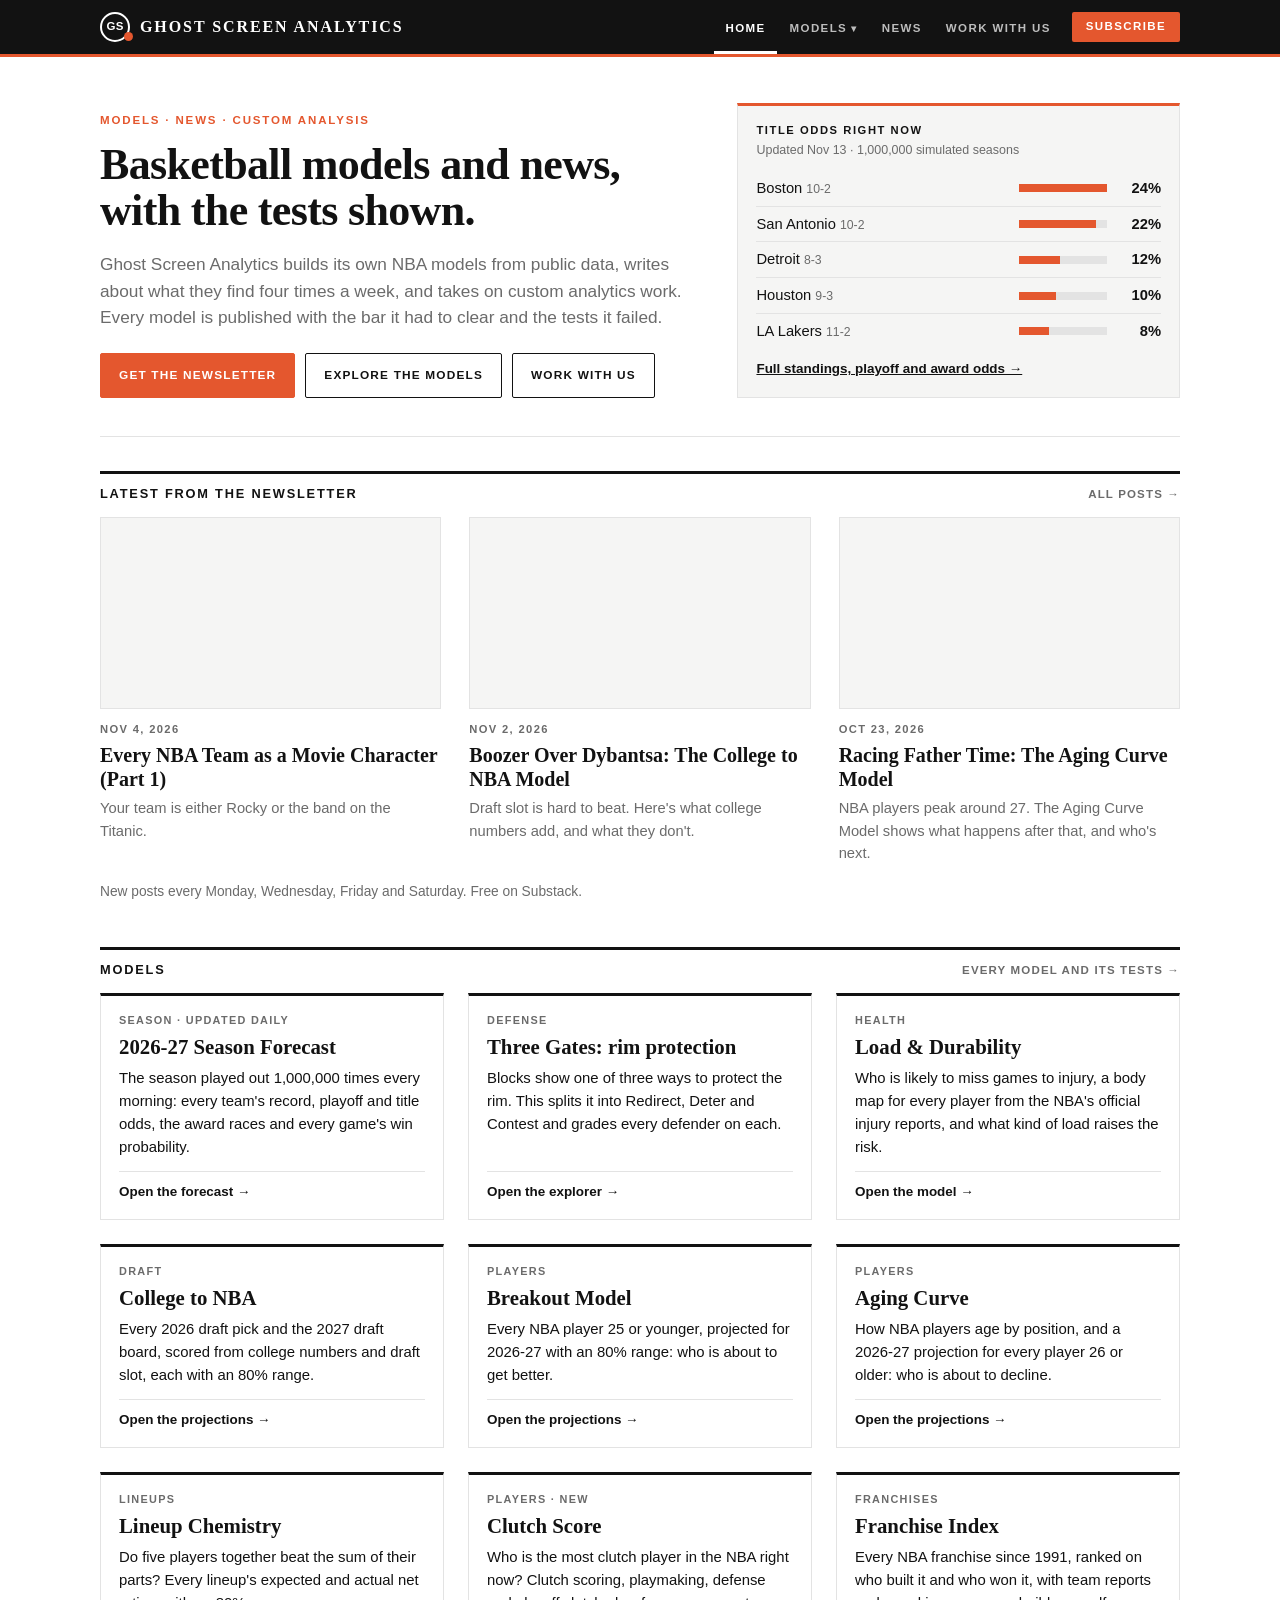
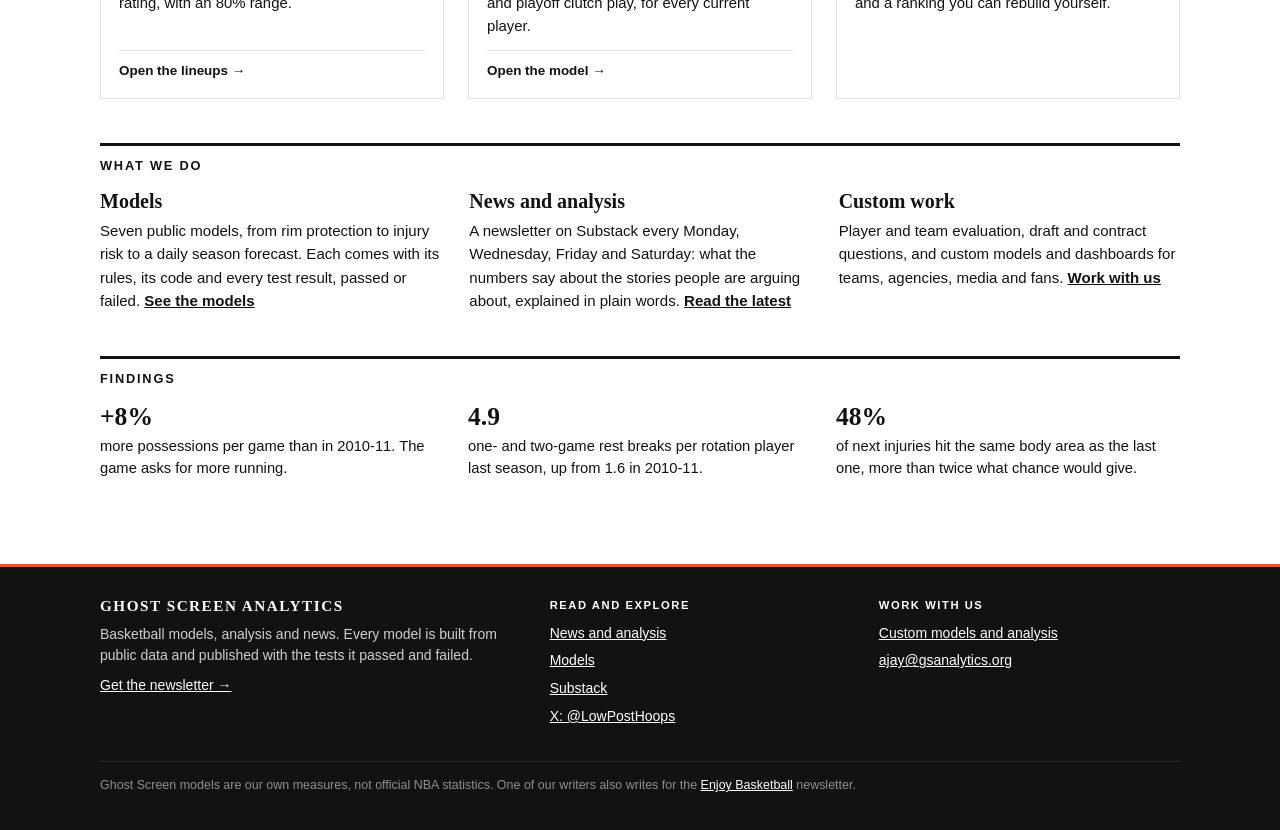
<file: index.html>
<!doctype html>
<html lang="en">
<head>
<meta charset="utf-8">
<meta name="viewport" content="width=device-width, initial-scale=1">
<title>Ghost Screen Analytics: basketball models, news and analysis</title>
<meta name="description" content="Ghost Screen Analytics builds NBA models from public data, publishes basketball news and analysis four times a week, and takes on custom analytics work.">
<meta property="og:title" content="Ghost Screen Analytics">
<meta property="og:description" content="Basketball models, news and analysis. Every model published with the tests it passed and failed.">
<style>
:root{--bg:#ffffff;--ink:#121212;--mute:#6b6b6b;--line:#e3e3e3;--soft:#f5f5f4;--rule:#121212}
@media (prefers-color-scheme:dark){:root:not([data-theme="light"]){--bg:#121212;--ink:#f2f2f2;--mute:#a0a0a0;--line:#2e2e2e;--soft:#1c1c1c;--rule:#f2f2f2}}
*{box-sizing:border-box}
body{margin:0;background:var(--bg);color:var(--ink);font:16px/1.55 -apple-system,BlinkMacSystemFont,"Helvetica Neue",Arial,sans-serif}
main{max-width:1120px;margin:0 auto;padding:0 20px 24px}
a{color:inherit}
.hero{display:grid;grid-template-columns:minmax(0,1.35fr) minmax(0,1fr);gap:40px;align-items:end;padding:46px 0 38px;border-bottom:1px solid var(--line);margin-bottom:34px}
.kick{font-size:.72rem;font-weight:700;text-transform:uppercase;letter-spacing:.16em;color:var(--gsa);margin-bottom:12px}
.hero h1{font:700 2.75rem/1.06 Georgia,"Times New Roman",serif;margin:0 0 16px;letter-spacing:-.015em}
.hero p{font-size:1.08rem;margin:0 0 22px;color:var(--mute);max-width:36em}
.cta{display:flex;flex-wrap:wrap;gap:10px}
.btn{display:inline-block;font-size:.74rem;font-weight:700;text-transform:uppercase;letter-spacing:.1em;padding:12px 18px;text-decoration:none;border:1px solid var(--ink);border-radius:2px}
.btn.p{background:var(--gsa);border-color:var(--gsa);color:#fff}.btn.p:hover{background:var(--ink);border-color:var(--ink);color:var(--bg)}
.btn:not(.p):hover{background:var(--ink);color:var(--bg)}
.now{border:1px solid var(--line);border-top:3px solid var(--gsa);padding:16px 18px;background:var(--soft)}
.now h3{margin:0 0 2px;font-size:.7rem;text-transform:uppercase;letter-spacing:.14em}
.now .sm{font-size:.78rem;color:var(--mute);margin:0 0 10px}
.now ol{list-style:none;margin:0;padding:0}
.now li{display:grid;grid-template-columns:1fr 88px 44px;gap:10px;align-items:center;padding:6px 0;border-top:1px solid var(--line);font-size:.92rem}
.now li:first-child{border-top:0}
.now .bar{height:8px;background:var(--line);position:relative}.now .bar i{position:absolute;left:0;top:0;bottom:0;background:var(--gsa)}
.now .pc{text-align:right;font-weight:700;font-variant-numeric:tabular-nums}
.now a.more{display:inline-block;margin-top:10px;font-size:.84rem;font-weight:600}
@media(max-width:860px){.hero{grid-template-columns:minmax(0,1fr);gap:26px;padding-top:30px}.hero h1{font-size:2rem}}
h2{display:flex;justify-content:space-between;align-items:baseline;gap:12px;font:700 .8rem/1.2 -apple-system,BlinkMacSystemFont,"Helvetica Neue",Arial,sans-serif;text-transform:uppercase;letter-spacing:.14em;margin:0 0 16px;padding-top:12px;border-top:3px solid var(--rule)}
h2 a{font-size:.72rem;letter-spacing:.1em;text-decoration:none;color:var(--mute)}h2 a:hover{color:var(--ink)}
.news{display:grid;grid-template-columns:repeat(3,minmax(0,1fr));gap:28px;margin-bottom:44px}
.post{text-decoration:none;color:var(--ink);display:flex;flex-direction:column}
.post .img{aspect-ratio:16/9;background:var(--soft) center/cover no-repeat;border:1px solid var(--line);margin-bottom:12px;display:grid;place-items:center;color:var(--mute);font:700 .7rem/1 -apple-system,sans-serif;letter-spacing:.14em;text-transform:uppercase}
.post .d{font-size:.7rem;font-weight:700;text-transform:uppercase;letter-spacing:.12em;color:var(--mute)}
.post h3{font:700 1.25rem/1.2 Georgia,"Times New Roman",serif;margin:4px 0 6px}
.post p{margin:0;font-size:.92rem;color:var(--mute)}
.post:hover h3{text-decoration:underline}
.sched{font-size:.86rem;color:var(--mute);margin:-28px 0 44px}
@media(max-width:860px){.news{grid-template-columns:minmax(0,1fr)}.post{display:grid;grid-template-columns:120px minmax(0,1fr);gap:0 14px}.post .img{grid-row:1/4;margin:0;aspect-ratio:1}}
.cards{display:grid;grid-template-columns:repeat(3,minmax(0,1fr));gap:24px;margin-bottom:44px}
@media(max-width:980px){.cards{grid-template-columns:repeat(2,minmax(0,1fr))}}
@media(max-width:620px){.cards{grid-template-columns:minmax(0,1fr)}}
.c{display:flex;flex-direction:column;text-decoration:none;color:var(--ink);border:1px solid var(--line);border-top:3px solid var(--rule);padding:16px 18px}
.c:hover{background:var(--soft)}.c:hover .f{color:var(--gsa)}
.c .k{font-size:.68rem;font-weight:700;text-transform:uppercase;letter-spacing:.12em;color:var(--mute)}
.c h3{font:700 1.3rem/1.15 Georgia,"Times New Roman",serif;margin:6px 0 8px}
.c p{margin:0 0 12px;font-size:.93rem}
.c .f{margin-top:auto;font-size:.84rem;font-weight:600;border-top:1px solid var(--line);padding-top:10px}
.do{display:grid;grid-template-columns:repeat(3,minmax(0,1fr));gap:28px;margin-bottom:44px}
.do div{font-size:.94rem}.do b{display:block;font:700 1.25rem/1.2 Georgia,"Times New Roman",serif;margin-bottom:6px}
.do a{font-weight:600}
@media(max-width:860px){.do{grid-template-columns:minmax(0,1fr)}}
.find{display:grid;grid-template-columns:repeat(3,minmax(0,1fr));gap:24px;margin-bottom:20px}
@media(max-width:860px){.find{grid-template-columns:minmax(0,1fr)}}
.find div{font-size:.92rem}.find b{display:block;font:700 1.6rem/1.1 Georgia,"Times New Roman",serif;margin-bottom:4px;font-variant-numeric:tabular-nums}
</style>
<link rel="stylesheet" href="assets/site.css">
<link rel="icon" href="assets/icon.svg">
</head>
<body>
<header class="mast"><div><a class="brand" href="./"><span class="mk">GS</span>Ghost Screen Analytics</a><nav><a href="./" aria-current="page">Home</a><div class="dd"><a href="models/">Models</a><div class="menu"><a href="forecast/">Season Forecast<small>1,000,000 seasons, every day</small></a><a href="defense/">Three Gates<small>Rim protection explorer</small></a><a href="durability/">Load &amp; Durability<small>Who misses games, and why</small></a><a href="college/">College to NBA<small>Draft prospects, scored</small></a><a href="breakout/">Breakout<small>Who is about to improve</small></a><a href="aging/">Aging Curve<small>Who is about to decline</small></a><a href="lineups/">Lineup Chemistry<small>Do five beat the sum of their parts</small></a><a href="low-post-franchise-index/">Franchise Index<small>Who built it, who won it</small></a><a href="joy/">Joy Rankings<small>The most fun games, rebuilt your way</small></a><a href="clutch/">Clutch<small>Who delivers when it's close</small></a><a class="all" href="models/">All models and their tests</a></div></div><a href="news/">News</a><a href="work/">Work with us</a><a class="sub" href="https://ghostscreenanalytics.substack.com/subscribe">Subscribe</a></nav></div></header>
<main>
<section class="hero">
 <div>
  <div class="kick">Models · News · Custom analysis</div>
  <h1>Basketball models and news, with the tests shown.</h1>
  <p>Ghost Screen Analytics builds its own NBA models from public data, writes about what they find four times a week, and takes on custom analytics work. Every model is published with the bar it had to clear and the tests it failed.</p>
  <div class="cta"><a class="btn p" href="https://ghostscreenanalytics.substack.com/subscribe">Get the newsletter</a><a class="btn" href="models/">Explore the models</a><a class="btn" href="work/">Work with us</a></div>
 </div>
 <aside class="now" id="now">
  <h3>Title odds right now</h3>
  <p class="sm" id="nowsub">From the Season Forecast, 1,000,000 simulated seasons</p>
  <ol id="odds"><li><span>Loading…</span></li></ol>
  <a class="more" href="forecast/">Full standings, playoff and award odds →</a>
 </aside>
</section>

<h2>Latest from the newsletter <a href="news/">All posts →</a></h2>
<div class="news" id="news">
 <a class="post" href="https://ghostscreenanalytics.substack.com"><div class="img">Ghost Screen</div><div class="d">Substack</div><h3>Read Ghost Screen Analytics on Substack</h3><p>New posts every Monday, Wednesday, Friday and Saturday.</p></a>
</div>
<p class="sched">New posts every Monday, Wednesday, Friday and Saturday. Free on Substack.</p>

<h2>Models <a href="models/">Every model and its tests →</a></h2>
<div class="cards">
 <a class="c" href="forecast/"><div class="k">Season · updated daily</div><h3>2026-27 Season Forecast</h3><p>The season played out 1,000,000 times every morning: every team's record, playoff and title odds, the award races and every game's win probability.</p><div class="f">Open the forecast →</div></a>
 <a class="c" href="defense/"><div class="k">Defense</div><h3>Three Gates: rim protection</h3><p>Blocks show one of three ways to protect the rim. This splits it into Redirect, Deter and Contest and grades every defender on each.</p><div class="f">Open the explorer →</div></a>
 <a class="c" href="durability/"><div class="k">Health</div><h3>Load &amp; Durability</h3><p>Who is likely to miss games to injury, a body map for every player from the NBA's official injury reports, and what kind of load raises the risk.</p><div class="f">Open the model →</div></a>
 <a class="c" href="college/"><div class="k">Draft</div><h3>College to NBA</h3><p>Every 2026 draft pick and the 2027 draft board, scored from college numbers and draft slot, each with an 80% range.</p><div class="f">Open the projections →</div></a>
 <a class="c" href="breakout/"><div class="k">Players</div><h3>Breakout Model</h3><p>Every NBA player 25 or younger, projected for 2026-27 with an 80% range: who is about to get better.</p><div class="f">Open the projections →</div></a>
 <a class="c" href="aging/"><div class="k">Players</div><h3>Aging Curve</h3><p>How NBA players age by position, and a 2026-27 projection for every player 26 or older: who is about to decline.</p><div class="f">Open the projections →</div></a>
 <a class="c" href="lineups/"><div class="k">Lineups</div><h3>Lineup Chemistry</h3><p>Do five players together beat the sum of their parts? Every lineup's expected and actual net rating, with an 80% range.</p><div class="f">Open the lineups →</div></a>
 <a class="c" href="clutch/"><div class="k">Players · new</div><h3>Clutch Score</h3><p>Who is the most clutch player in the NBA right now? Clutch scoring, playmaking, defense and playoff clutch play, for every current player.</p><div class="f">Open the model →</div></a>
 <a class="c" href="low-post-franchise-index/"><div class="k">Franchises</div><h3>Franchise Index</h3><p>Every NBA franchise since 1991, ranked on who built it and who won it, with team reports and a ranking you can rebuild yourself.</p></a>
</div>

<h2>What we do</h2>
<div class="do">
 <div><b>Models</b>Seven public models, from rim protection to injury risk to a daily season forecast. Each comes with its rules, its code and every test result, passed or failed. <a href="models/">See the models</a></div>
 <div><b>News and analysis</b>A newsletter on Substack every Monday, Wednesday, Friday and Saturday: what the numbers say about the stories people are arguing about, explained in plain words. <a href="news/">Read the latest</a></div>
 <div><b>Custom work</b>Player and team evaluation, draft and contract questions, and custom models and dashboards for teams, agencies, media and fans. <a href="work/">Work with us</a></div>
</div>

<h2>Findings</h2>
<div class="find" id="find">
 <div><b id="n1">–</b>more possessions per game than in 2010-11. The game asks for more running.</div>
 <div><b id="n2">–</b>one- and two-game rest breaks per rotation player last season, up from <span id="n2b">–</span>.</div>
 <div><b id="n3">–</b>of next injuries hit the same body area as the last one, more than twice what chance would give.</div>
</div>
</main>
<script>
const $=id=>document.getElementById(id), esc=s=>String(s||'').replace(/[&<>"]/g,c=>({'&':'&amp;','<':'&lt;','>':'&gt;','"':'&quot;'}[c]));
const NAMES={ATL:'Atlanta',BOS:'Boston',BKN:'Brooklyn',CHA:'Charlotte',CHI:'Chicago',CLE:'Cleveland',DAL:'Dallas',DEN:'Denver',DET:'Detroit',GSW:'Golden State',HOU:'Houston',IND:'Indiana',LAC:'LA Clippers',LAL:'LA Lakers',MEM:'Memphis',MIA:'Miami',MIL:'Milwaukee',MIN:'Minnesota',NOP:'New Orleans',NYK:'New York',OKC:'Oklahoma City',ORL:'Orlando',PHI:'Philadelphia',PHX:'Phoenix',POR:'Portland',SAC:'Sacramento',SAS:'San Antonio',TOR:'Toronto',UTA:'Utah',WAS:'Washington'};
fetch('data/forecast.json?'+Date.now()).then(r=>r.json()).then(F=>{
 const t=[...F.teams].sort((a,b)=>b.title-a.title).slice(0,5), mx=t[0].title;
 $('odds').innerHTML=t.map(x=>`<li><span>${NAMES[x.team]||x.team}${x.w+x.l?` <small style="color:var(--mute)">${x.w}-${x.l}</small>`:''}</span><span class="bar"><i style="width:${(x.title/mx*100).toFixed(0)}%"></i></span><span class="pc">${(x.title*100).toFixed(0)}%</span></li>`).join('');
 const d=new Date(F.meta.updated+'T12:00:00');
 $('nowsub').textContent=`Updated ${d.toLocaleDateString('en-US',{month:'short',day:'numeric'})} · 1,000,000 simulated seasons`;
}).catch(()=>{$('now').style.display='none'});
fetch('data/news.json?'+Date.now()).then(r=>r.json()).then(N=>{
 if(!N.posts||!N.posts.length) return;
 $('news').innerHTML=N.posts.slice(0,3).map(p=>`<a class="post" href="${esc(p.url)}"><div class="img"${p.image?` style="background-image:url('${esc(p.image)}')"`:''}>${p.image?'':'Ghost Screen'}</div><div class="d">${new Date(p.date).toLocaleDateString('en-US',{month:'short',day:'numeric',year:'numeric'})}</div><h3>${esc(p.title)}</h3><p>${esc(p.subtitle)}</p></a>`).join('');
}).catch(()=>{});
fetch('data/load_meta.json?'+Date.now()).then(r=>r.json()).then(M=>{const t=M.trend,a=t[0],b=t[t.length-1];
 $('n1').textContent='+'+Math.round((b.pace/a.pace-1)*100)+'%';
 $('n2').textContent=b.rest.toFixed(1);$('n2b').textContent=a.rest.toFixed(1)+' in '+a.season;
 $('n3').textContent=Math.round(M.v2.V3.same_rate*100)+'%';}).catch(()=>{});
</script>
<footer class="gsa-foot"><div><div><b>Ghost Screen Analytics</b><p>Basketball models, analysis and news. Every model is built from public data and published with the tests it passed and failed.</p><p><a href="https://ghostscreenanalytics.substack.com/subscribe">Get the newsletter →</a></p></div><div><h4>Read and explore</h4><ul><li><a href="news/">News and analysis</a></li><li><a href="models/">Models</a></li><li><a href="https://ghostscreenanalytics.substack.com">Substack</a></li><li><a href="https://x.com/LowPostHoops">X: @LowPostHoops</a></li></ul></div><div><h4>Work with us</h4><ul><li><a href="work/">Custom models and analysis</a></li><li><a href="mailto:ajay@gsanalytics.org">ajay@gsanalytics.org</a></li></ul></div><p class="fine">Ghost Screen models are our own measures, not official NBA statistics. One of our writers also writes for the <a href="https://enjoybasketball.beehiiv.com">Enjoy Basketball</a> newsletter.</p></div></footer>
</body>
</html>
</file>
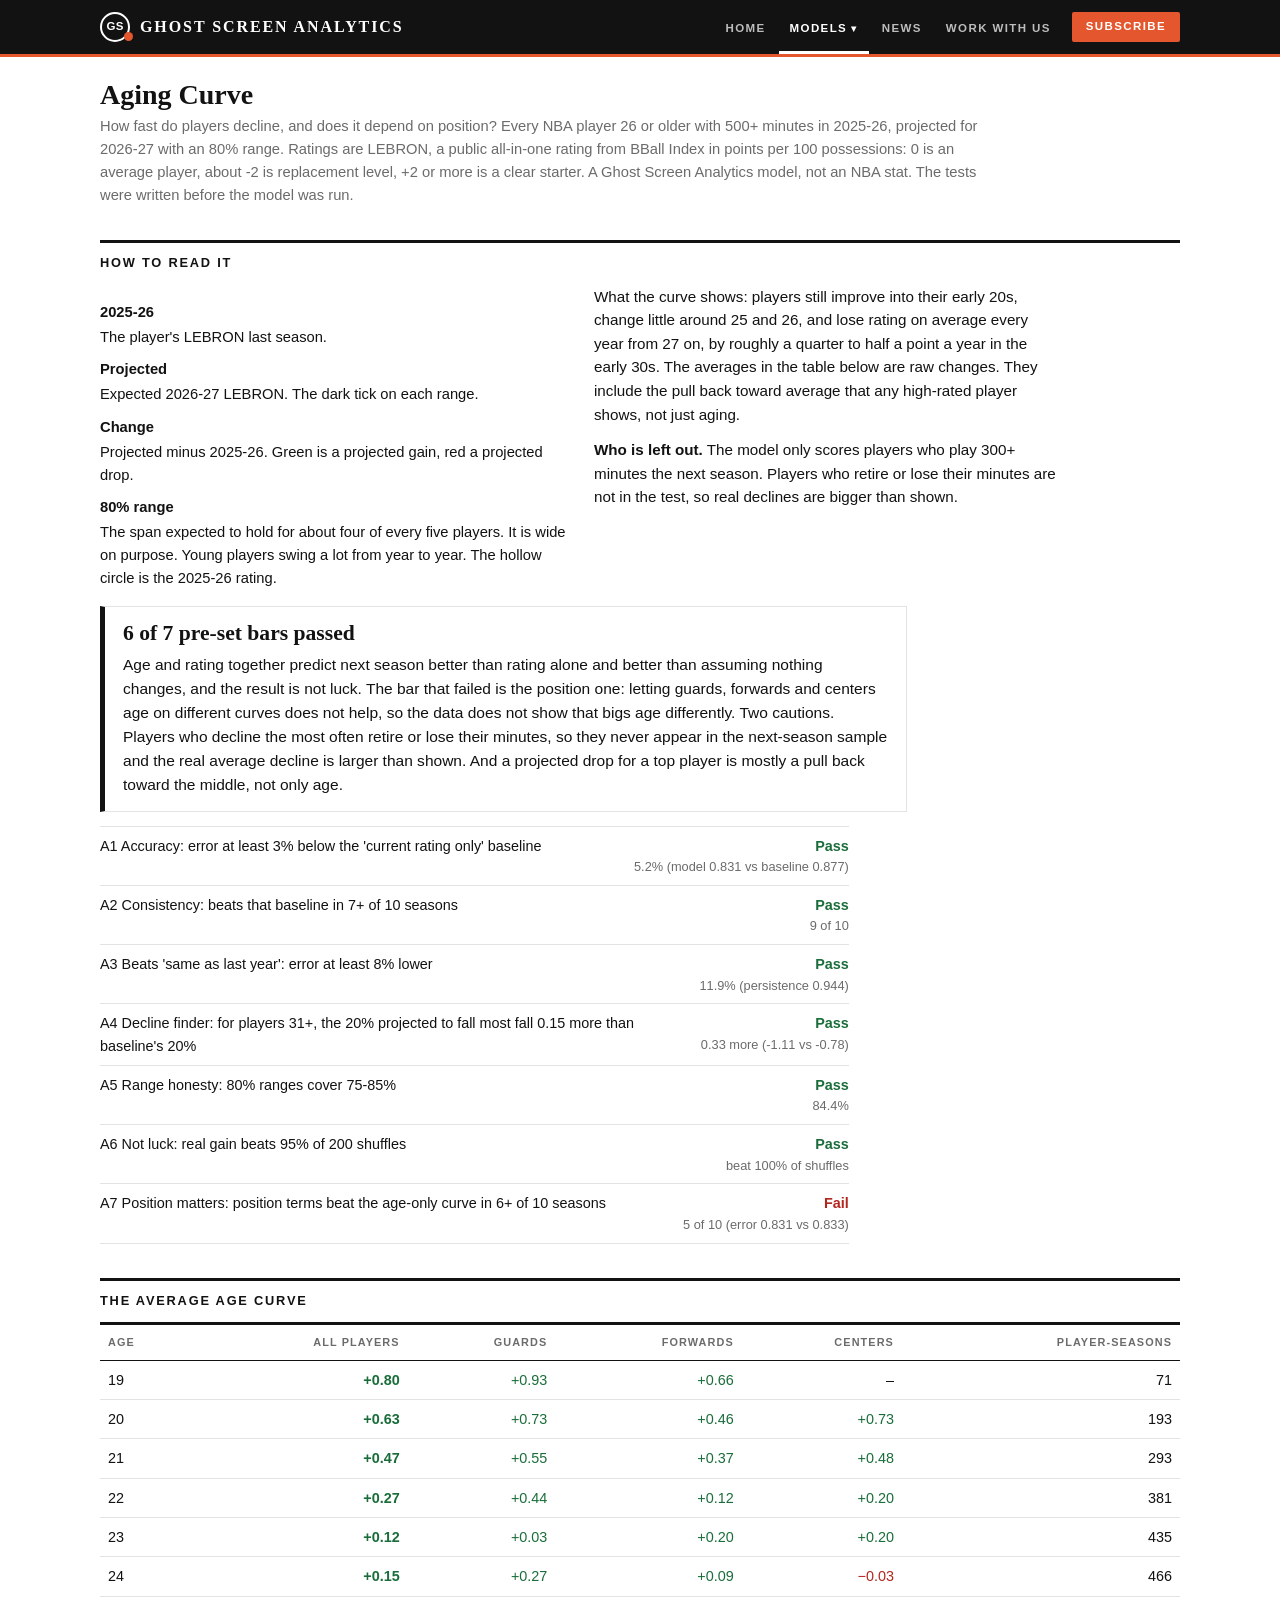
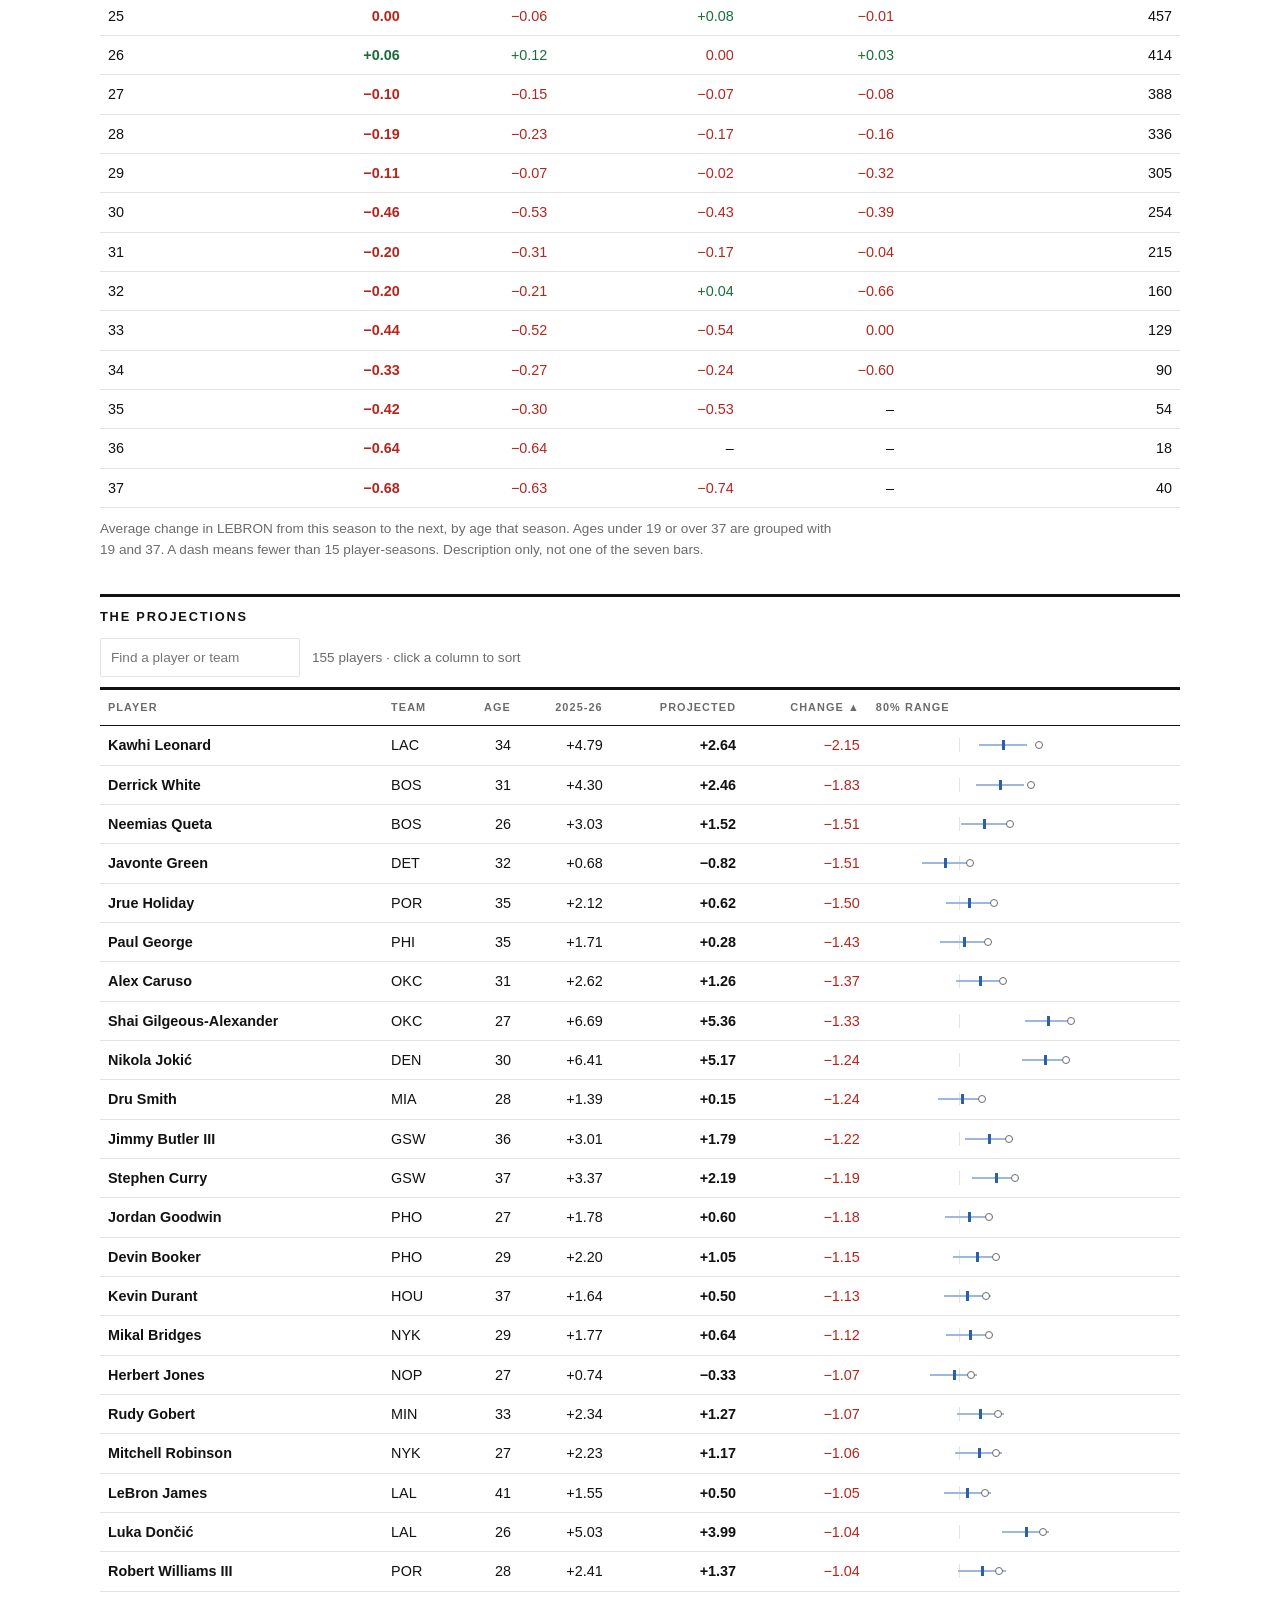
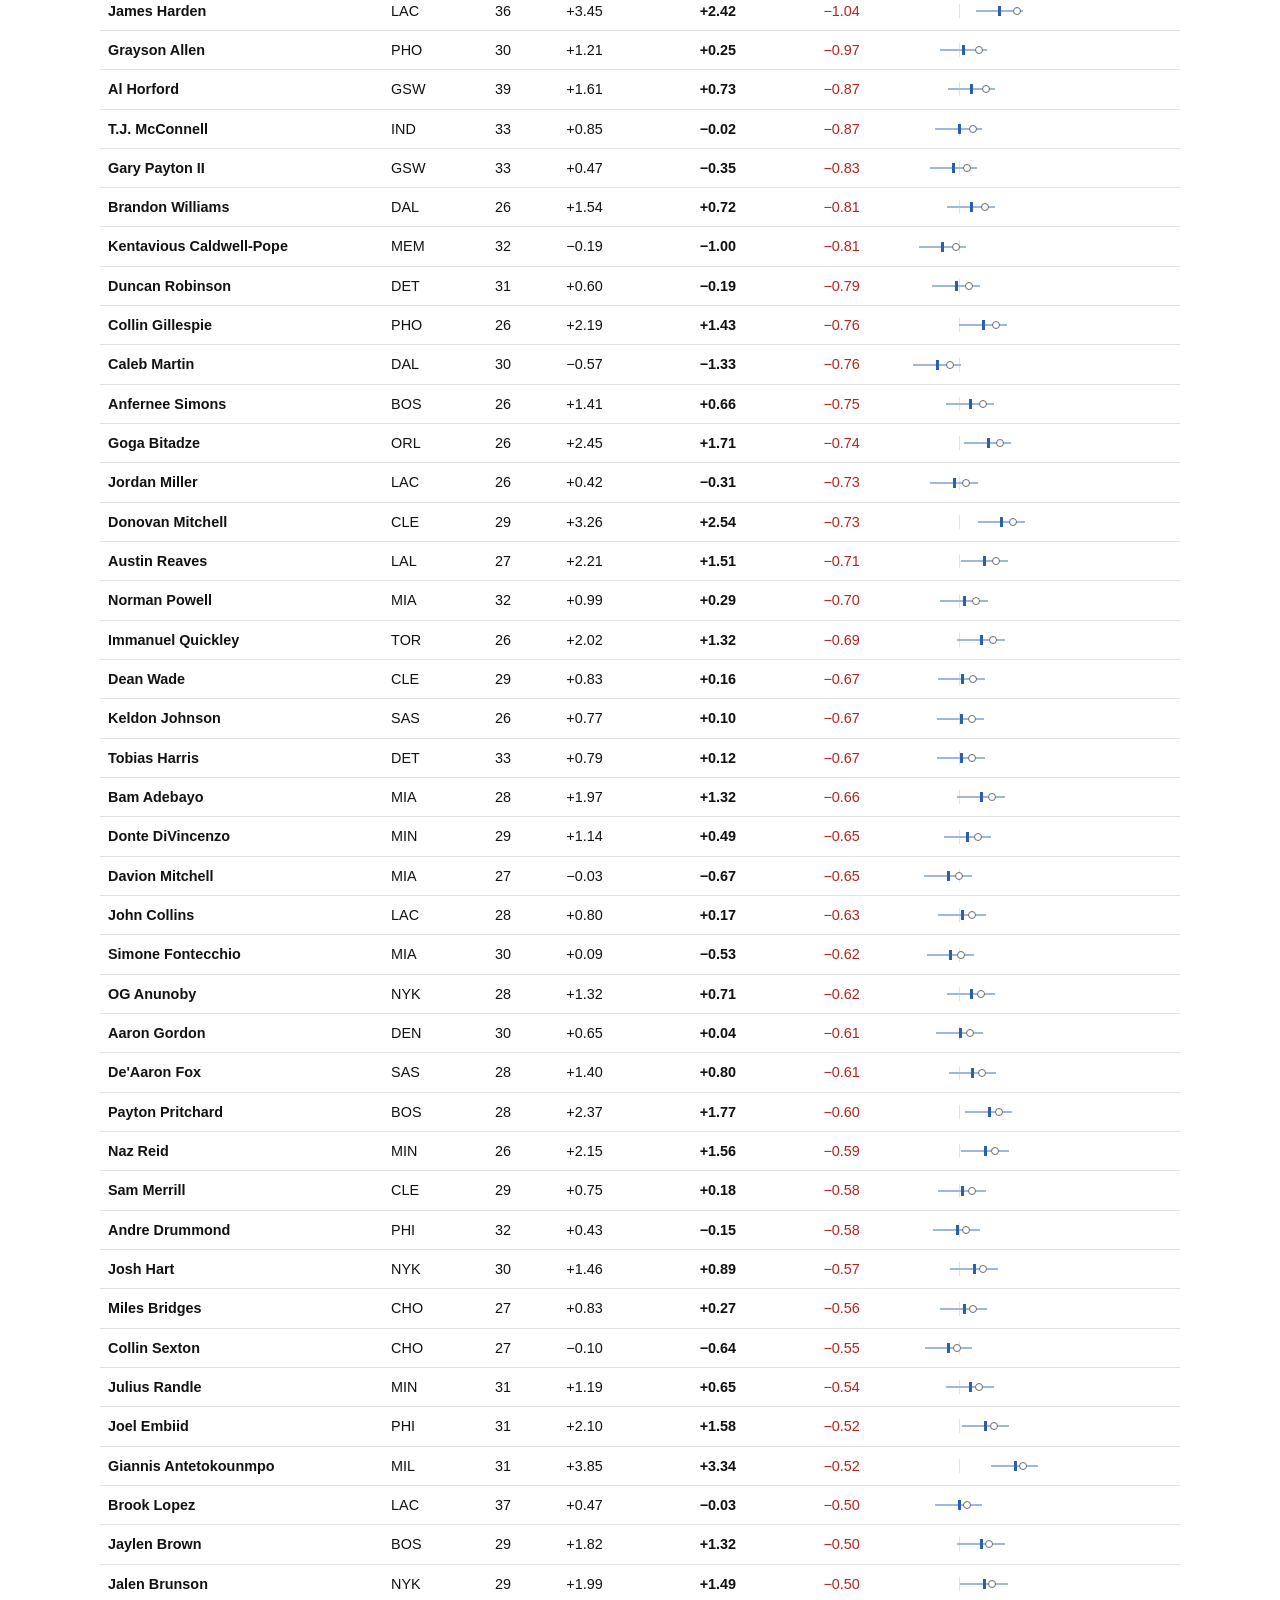
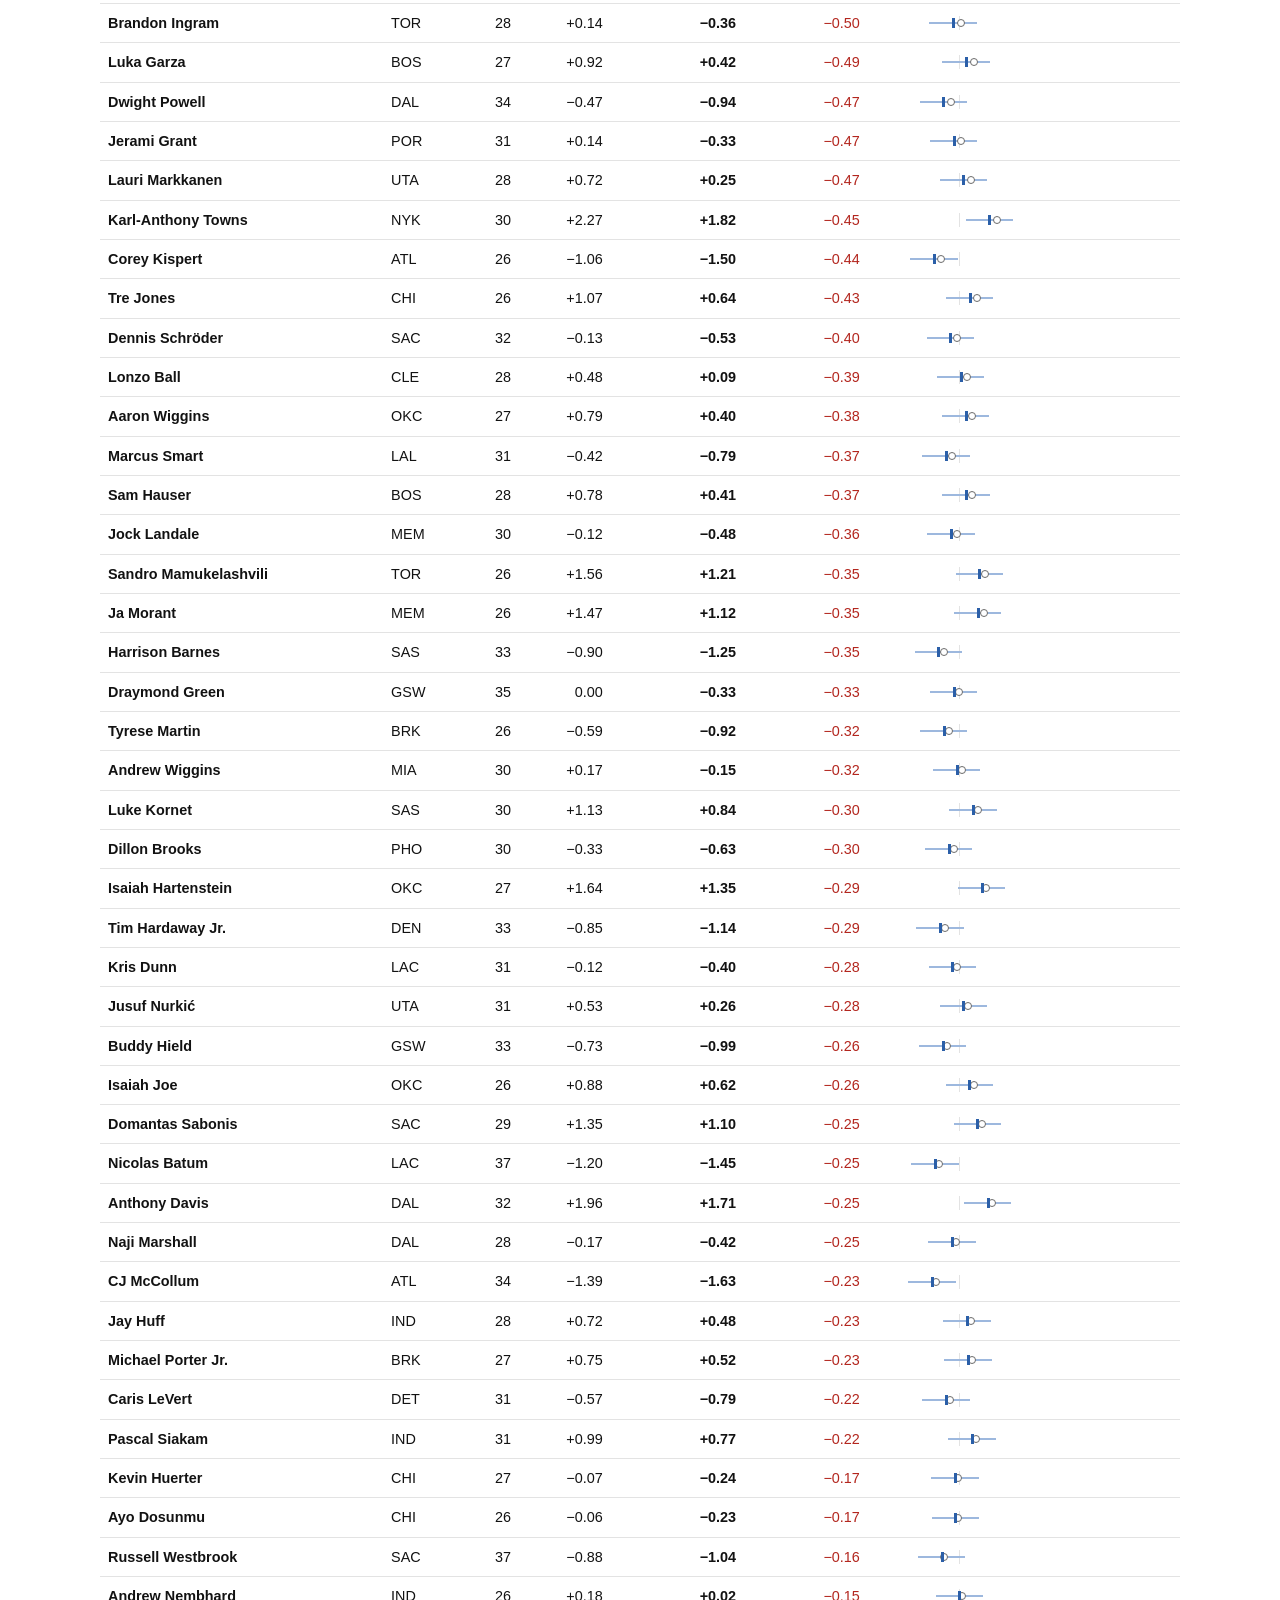
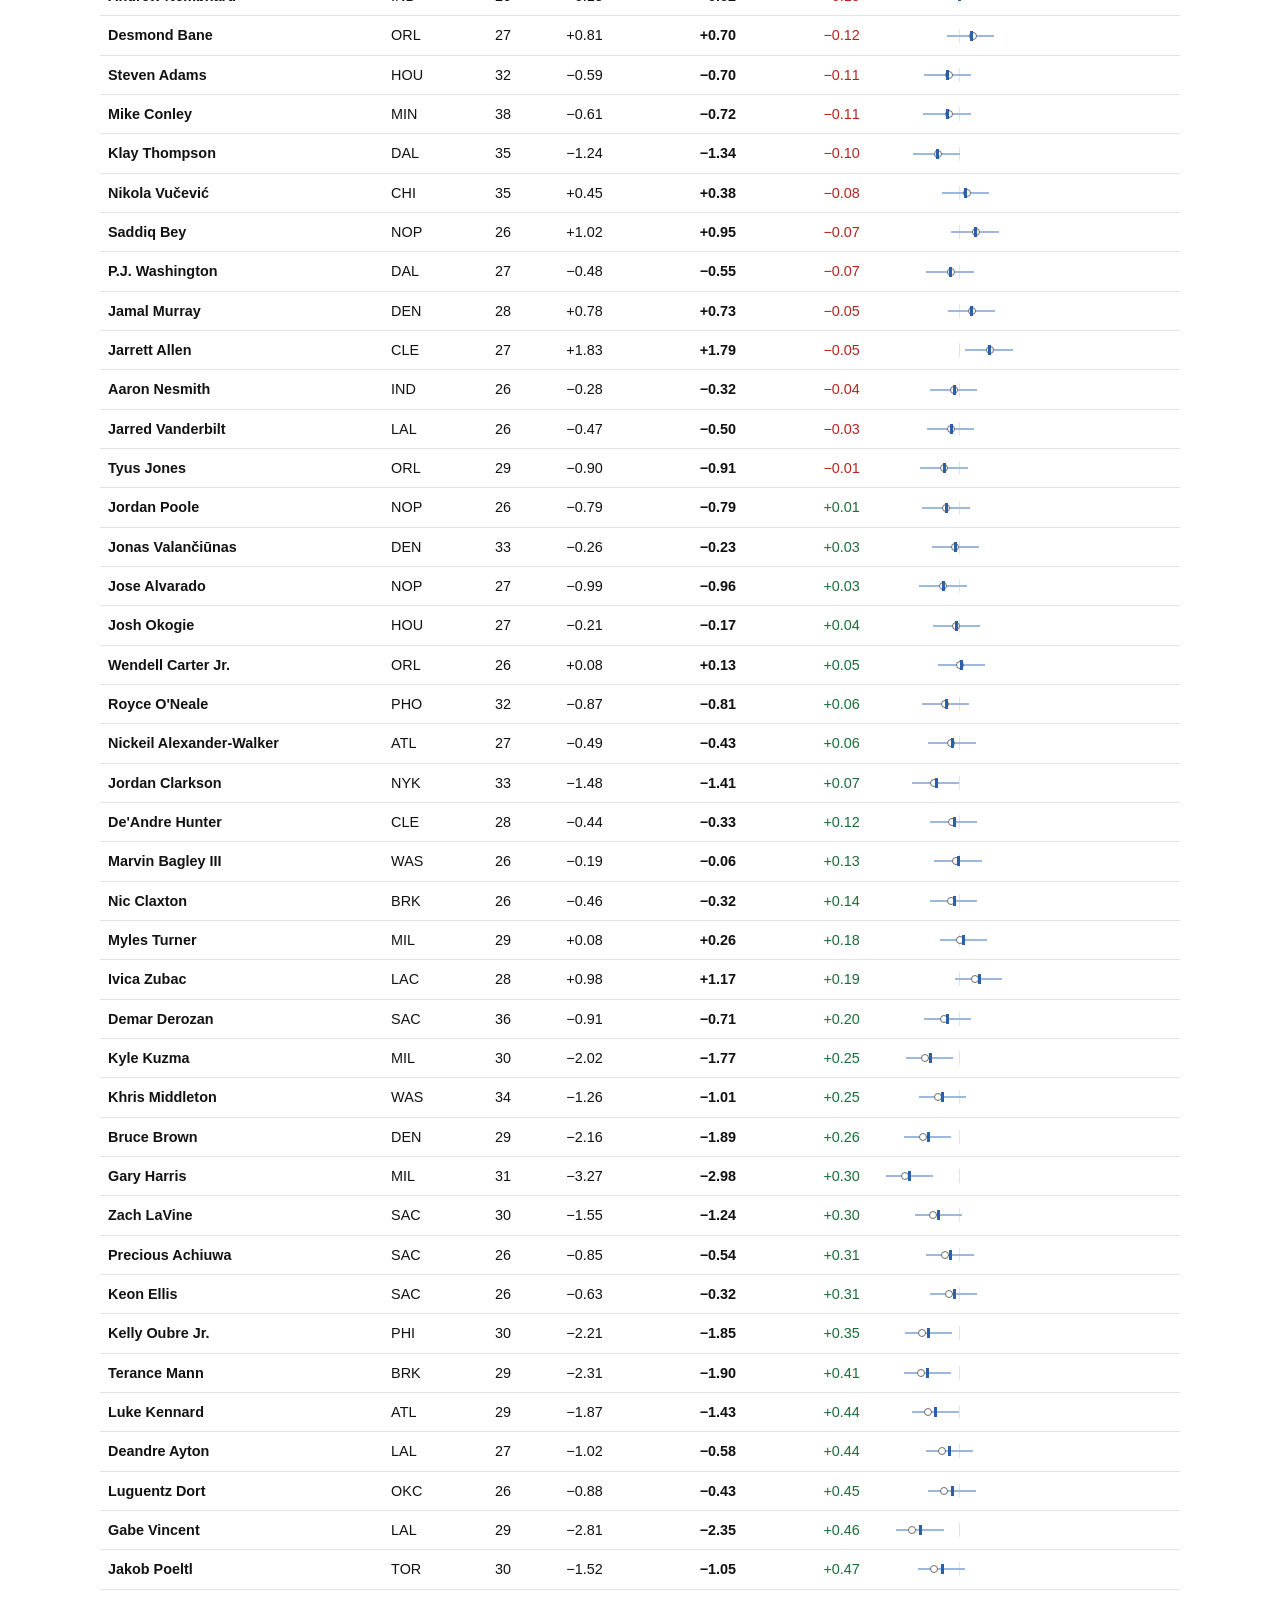
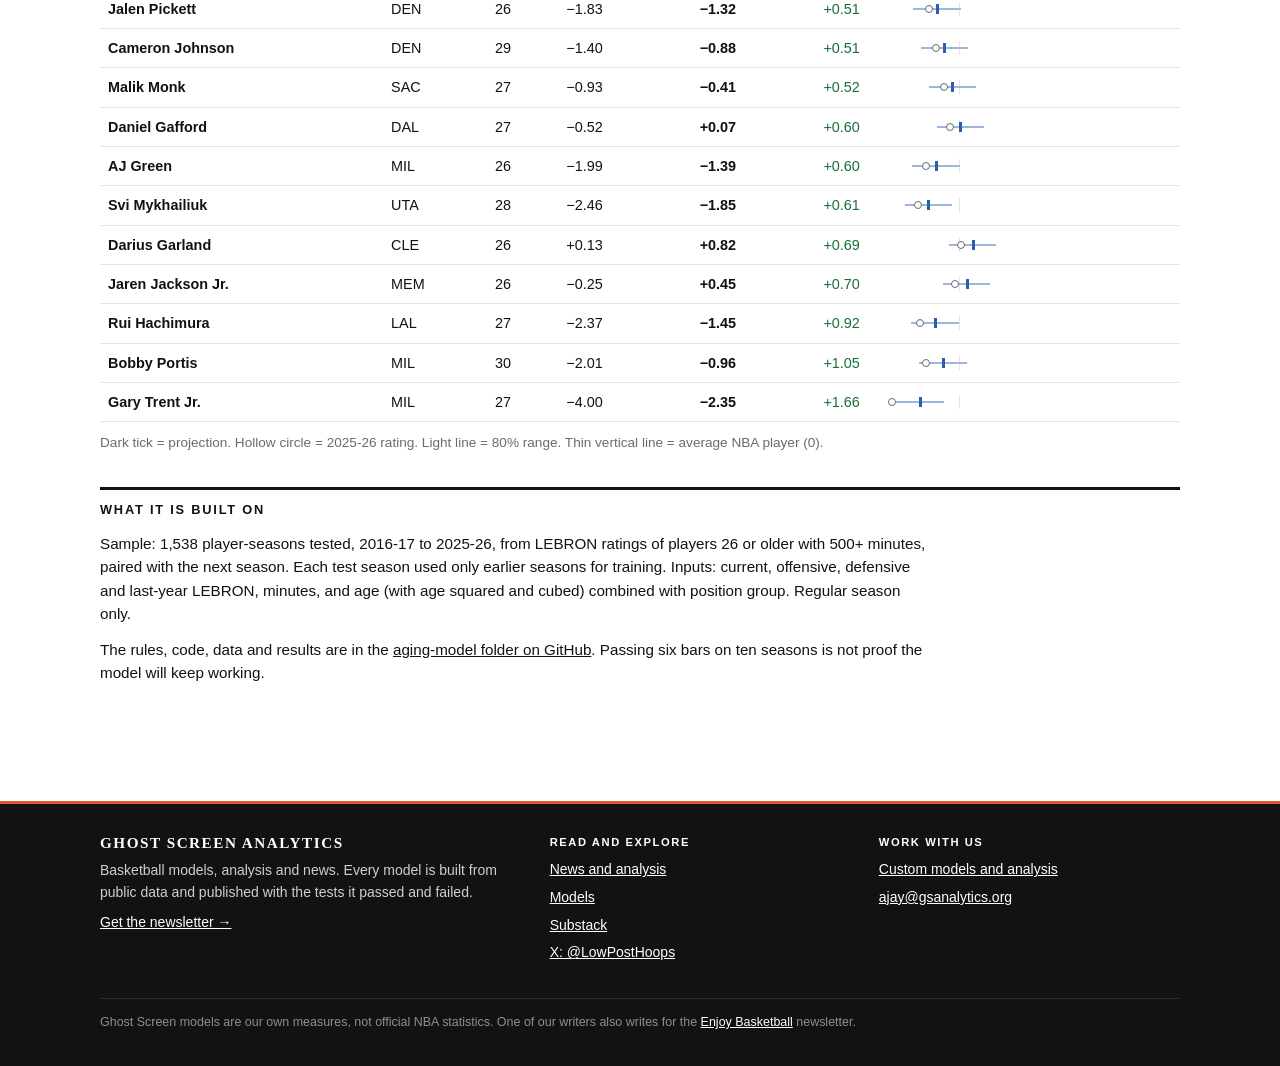
<file: aging/index.html>
<!doctype html>
<html lang="en">
<head>
<meta charset="utf-8">
<meta name="viewport" content="width=device-width, initial-scale=1">
<title>Aging Curve | Ghost Screen Analytics</title>
<meta name="description" content="How NBA players age by position, and a 2026-27 projection with an 80% range for every player 26 or older, with the tests the model passed and failed.">
<style>
:root{--bg:#ffffff;--ink:#121212;--mute:#6b6b6b;--line:#e3e3e3;--soft:#f5f5f4;--rule:#121212;--ok:#1a6d3a;--hot:#b3261e;--bar:#2b5fa8;--bar2:#9db8de}
@media (prefers-color-scheme:dark){:root:not([data-theme="light"]){--bg:#121212;--ink:#f2f2f2;--mute:#a0a0a0;--line:#2e2e2e;--soft:#1c1c1c;--rule:#f2f2f2;--ok:#6fd08c;--hot:#ff8a80;--bar:#7fb0ee;--bar2:#35506f}}
:root[data-theme="dark"]{--bg:#121212;--ink:#f2f2f2;--mute:#a0a0a0;--line:#2e2e2e;--soft:#1c1c1c;--rule:#f2f2f2;--ok:#6fd08c;--hot:#ff8a80;--bar:#7fb0ee;--bar2:#35506f}
*{box-sizing:border-box}
body{margin:0;background:var(--bg);color:var(--ink);font:16px/1.55 -apple-system,BlinkMacSystemFont,"Helvetica Neue",Arial,sans-serif}
main{max-width:1120px;margin:0 auto;padding:22px 20px 64px}
h1{font:700 1.75rem/1.15 Georgia,"Times New Roman",serif;margin:0 0 4px}
.dek{font-size:.92rem;color:var(--mute);margin:0 0 22px;max-width:60em}
h2{font:700 .8rem/1.2 -apple-system,BlinkMacSystemFont,"Helvetica Neue",Arial,sans-serif;text-transform:uppercase;letter-spacing:.14em;margin:34px 0 14px;padding-top:12px;border-top:3px solid var(--rule)}
.verdict{border:1px solid var(--line);border-left:5px solid var(--rule);padding:14px 18px;max-width:52em;font-size:.97rem}
.verdict b.big{display:block;font:700 1.35rem/1.2 Georgia,"Times New Roman",serif;margin-bottom:6px}
.bars{list-style:none;margin:14px 0 0;padding:0;max-width:52em;font-size:.9rem}
.bars li{display:flex;justify-content:space-between;gap:14px;padding:8px 0;border-bottom:1px solid var(--line)}
.bars li:first-child{border-top:1px solid var(--line)}
.bars .r{white-space:nowrap;font-weight:700;text-align:right}
.bars small{display:block;color:var(--mute);font-weight:400;font-size:.8rem}
.pass{color:var(--ok)}.fail{color:var(--hot)}
.tabs{display:flex;gap:0;margin:0 0 12px;flex-wrap:wrap}
.tabs button{font:600 .74rem/1 -apple-system,Helvetica,Arial,sans-serif;letter-spacing:.1em;text-transform:uppercase;padding:11px 16px;border:1px solid var(--ink);background:var(--bg);color:var(--ink);cursor:pointer}
.tabs button[aria-pressed=true]{background:var(--ink);color:var(--bg)}
.tools{display:flex;gap:12px;align-items:center;flex-wrap:wrap;margin:0 0 10px;font-size:.85rem;color:var(--mute)}
.tools input{font:inherit;padding:8px 10px;border:1px solid var(--line);background:var(--bg);color:var(--ink);min-width:200px;border-radius:2px}
.wrap{overflow-x:auto;border-top:3px solid var(--rule)}
table{border-collapse:collapse;width:100%;min-width:760px;font-size:.9rem}
th{font-size:.68rem;text-transform:uppercase;letter-spacing:.1em;text-align:left;padding:9px 8px;border-bottom:1px solid var(--ink);cursor:pointer;white-space:nowrap;user-select:none;color:var(--mute)}
th:hover{color:var(--ink)}
td{padding:8px;border-bottom:1px solid var(--line);vertical-align:middle}
td.n,th.n{text-align:right;font-variant-numeric:tabular-nums}
td.p{font-weight:700}
.tag{font-size:.64rem;text-transform:uppercase;letter-spacing:.08em;color:var(--mute);border:1px solid var(--line);padding:1px 5px;margin-left:6px;white-space:nowrap}
.rng{position:relative;height:14px;width:200px;min-width:200px}
.rng i{position:absolute;top:6px;height:2px;background:var(--bar2)}
.rng b{position:absolute;top:2px;width:3px;height:10px;background:var(--bar);margin-left:-1px}
.rng u{position:absolute;top:3px;width:8px;height:8px;border:1.5px solid var(--mute);border-radius:50%;margin-left:-4px;background:var(--bg)}
.rng s{position:absolute;top:0;height:14px;width:1px;background:var(--line)}
.up{color:var(--ok)}.dn{color:var(--hot)}
.note{font-size:.85rem;color:var(--mute);max-width:54em;margin:10px 0 0}
.cols{display:grid;grid-template-columns:repeat(2,minmax(0,1fr));gap:28px;max-width:60em}
@media(max-width:760px){.cols{grid-template-columns:minmax(0,1fr)}}
.cols p,.txt p{margin:0 0 12px;font-size:.95rem}
.txt{max-width:52em}
dt{font-weight:700;margin-top:10px;font-size:.92rem}dd{margin:2px 0 0;font-size:.92rem}
a{color:var(--ink)}
</style>
<link rel="stylesheet" href="../assets/site.css">
<link rel="icon" href="../assets/icon.svg">
</head>
<body>
<header class="mast"><div><a class="brand" href="../"><span class="mk">GS</span>Ghost Screen Analytics</a><nav><a href="../">Home</a><div class="dd on"><a href="../models/">Models</a><div class="menu"><a href="../forecast/">Season Forecast<small>1,000,000 seasons, every day</small></a><a href="../defense/">Three Gates<small>Rim protection explorer</small></a><a href="../durability/">Load &amp; Durability<small>Who misses games, and why</small></a><a href="../college/">College to NBA<small>Draft prospects, scored</small></a><a href="../breakout/">Breakout<small>Who is about to improve</small></a><a href="../aging/" aria-current="page">Aging Curve<small>Who is about to decline</small></a><a href="../lineups/">Lineup Chemistry<small>Do five beat the sum of their parts</small></a><a href="../low-post-franchise-index/">Franchise Index<small>Who built it, who won it</small></a><a href="../joy/">Joy Rankings<small>The most fun games, rebuilt your way</small></a><a href="../clutch/">Clutch<small>Who delivers when it's close</small></a><a class="all" href="../models/">All models and their tests</a></div></div><a href="../news/">News</a><a href="../work/">Work with us</a><a class="sub" href="https://ghostscreenanalytics.substack.com/subscribe">Subscribe</a></nav></div></header>
<main>
<h1>Aging Curve</h1>
<p class="dek" id="scale">How fast do players decline, and does it depend on position? Every NBA player 26 or older with 500+ minutes in 2025-26, projected for 2026-27 with an 80% range. Ratings are LEBRON, a public all-in-one rating from BBall Index in points per 100 possessions: 0 is an average player, about -2 is replacement level, +2 or more is a clear starter. A Ghost Screen Analytics model, not an NBA stat. The tests were written before the model was run.</p>

<h2>How to read it</h2>
<div class="cols">
 <div>
  <dl>
   <dt>2025-26</dt><dd>The player's LEBRON last season.</dd>
   <dt>Projected</dt><dd>Expected 2026-27 LEBRON. The dark tick on each range.</dd>
   <dt>Change</dt><dd>Projected minus 2025-26. Green is a projected gain, red a projected drop.</dd>
   <dt>80% range</dt><dd>The span expected to hold for about four of every five players. It is wide on purpose. Young players swing a lot from year to year. The hollow circle is the 2025-26 rating.</dd>
  </dl>
 </div>
 <div class="txt"><p id="learned"></p>
 <p><b>Who is left out.</b> The model only scores players who play 300+ minutes the next season. Players who retire or lose their minutes are not in the test, so real declines are bigger than shown.</p></div>
</div>

<div class="verdict" id="verdict">Loading results…</div>
<ul class="bars" id="bars"></ul>

<h2>The average age curve</h2>
<div class="wrap"><table id="ct"><thead><tr><th>Age</th><th class="n">All players</th><th class="n">Guards</th><th class="n">Forwards</th><th class="n">Centers</th><th class="n">Player-seasons</th></tr></thead><tbody></tbody></table></div>
<p class="note">Average change in LEBRON from this season to the next, by age that season. Ages under 19 or over 37 are grouped with 19 and 37. A dash means fewer than 15 player-seasons. Description only, not one of the seven bars.</p>

<h2>The projections</h2>
<div class="tools"><input id="q" type="search" placeholder="Find a player or team" aria-label="Find a player or team"><span id="cap"></span></div>
<div class="wrap"><table id="tb"><thead></thead><tbody></tbody></table></div>
<p class="note">Dark tick = projection. Hollow circle = 2025-26 rating. Light line = 80% range. Thin vertical line = average NBA player (0).</p>

<h2>What it is built on</h2>
<div class="txt">
 <p>Sample: <span id="nall"></span> player-seasons tested, 2016-17 to 2025-26, from LEBRON ratings of players 26 or older with 500+ minutes, paired with the next season. Each test season used only earlier seasons for training. Inputs: current, offensive, defensive and last-year LEBRON, minutes, and age (with age squared and cubed) combined with position group. Regular season only.</p>
 <p>The rules, code, data and results are in the <a href="https://github.com/TheLowPostHoops/ghost-screen-analytics/tree/main/aging-model">aging-model folder on GitHub</a>. Passing six bars on ten seasons is not proof the model will keep working.</p>
</div>
</main>
<script>
const $=id=>document.getElementById(id),LO=-5,HI=7,W=200,x=v=>Math.max(0,Math.min(W,(v-LO)/(HI-LO)*W));
let D,sortK='gain',sortDir=1;
const f2=v=>(v>0?'+':'')+v.toFixed(2).replace('-','−');
const C=[['player','Player',0],['team','Team',0],['age','Age',1],['lb','2025-26',1],['proj','Projected',1],['gain','Change',1],['rng','80% range',0]];
function render(){
 const q=$('q').value.trim().toLowerCase();
 let a=D.rows.filter(r=>!q||(r.player+' '+r.team).toLowerCase().includes(q));
 a.sort((p,q2)=>{const u=p[sortK],v=q2[sortK];return (typeof u==='string'?u.localeCompare(v):u-v)*sortDir});
 $('tb').tHead.innerHTML='<tr>'+C.map(([k,l,n])=>`<th class="${n?'n':''}" data-k="${k}">${l}${sortK===k?(sortDir>0?' ▲':' ▼'):''}</th>`).join('')+'</tr>';
 $('tb').tBodies[0].innerHTML=a.map(r=>`<tr><td class="p">${r.player}</td><td>${r.team}</td><td class="n">${r.age}</td><td class="n">${f2(r.lb)}</td><td class="n p">${f2(r.proj)}</td><td class="n ${r.gain>0.005?'up':r.gain<-0.005?'dn':''}">${f2(r.gain)}</td><td><div class="rng" title="80% range ${f2(r.lo)} to ${f2(r.hi)}"><s style="left:${x(0)}px"></s><i style="left:${x(r.lo)}px;width:${x(r.hi)-x(r.lo)}px"></i><u style="left:${x(r.lb)}px"></u><b style="left:${x(r.proj)}px"></b></div></td></tr>`).join('');
 $('cap').textContent=a.length+' players · click a column to sort';
 document.querySelectorAll('#tb th').forEach(t=>t.onclick=()=>{const k=t.dataset.k;if(k==='rng')return;if(sortK===k)sortDir=-sortDir;else{sortK=k;sortDir=(k==='player'||k==='team')?1:-1}render()});
}
fetch('data.json?'+Date.now()).then(r=>r.json()).then(d=>{D=d;
 const np=d.bars.filter(b=>b.passed).length;
 $('verdict').innerHTML=`<b class="big">${np} of ${d.bars.length} pre-set bars passed</b>${d.verdict}`;
 $('bars').innerHTML=d.bars.map(b=>`<li><span>${b.bar}</span><span class="r ${b.passed?'pass':'fail'}">${b.passed?'Pass':'Fail'}<small>${b.result}</small></span></li>`).join('');
 $('learned').innerHTML=d.learned;$('nall').textContent=d.n.toLocaleString();
 render();
 $('ct').tBodies[0].innerHTML=d.curve.map(c=>`<tr><td>${c.age}</td><td class="n p ${c.all>0?'up':'dn'}">${f2(c.all)}</td>${['G','F','C'].map(g=>c[g]===null?'<td class="n">–</td>':`<td class="n ${c[g]>0?'up':'dn'}">${f2(c[g])}</td>`).join('')}<td class="n">${c.n}</td></tr>`).join('');
}).catch(()=>{$('verdict').textContent='Results could not be loaded.'});
$('q').oninput=()=>D&&render();
</script>
<footer class="gsa-foot"><div><div><b>Ghost Screen Analytics</b><p>Basketball models, analysis and news. Every model is built from public data and published with the tests it passed and failed.</p><p><a href="https://ghostscreenanalytics.substack.com/subscribe">Get the newsletter →</a></p></div><div><h4>Read and explore</h4><ul><li><a href="../news/">News and analysis</a></li><li><a href="../models/">Models</a></li><li><a href="https://ghostscreenanalytics.substack.com">Substack</a></li><li><a href="https://x.com/LowPostHoops">X: @LowPostHoops</a></li></ul></div><div><h4>Work with us</h4><ul><li><a href="../work/">Custom models and analysis</a></li><li><a href="mailto:ajay@gsanalytics.org">ajay@gsanalytics.org</a></li></ul></div><p class="fine">Ghost Screen models are our own measures, not official NBA statistics. One of our writers also writes for the <a href="https://enjoybasketball.beehiiv.com">Enjoy Basketball</a> newsletter.</p></div></footer>
</body>
</html>
</file>
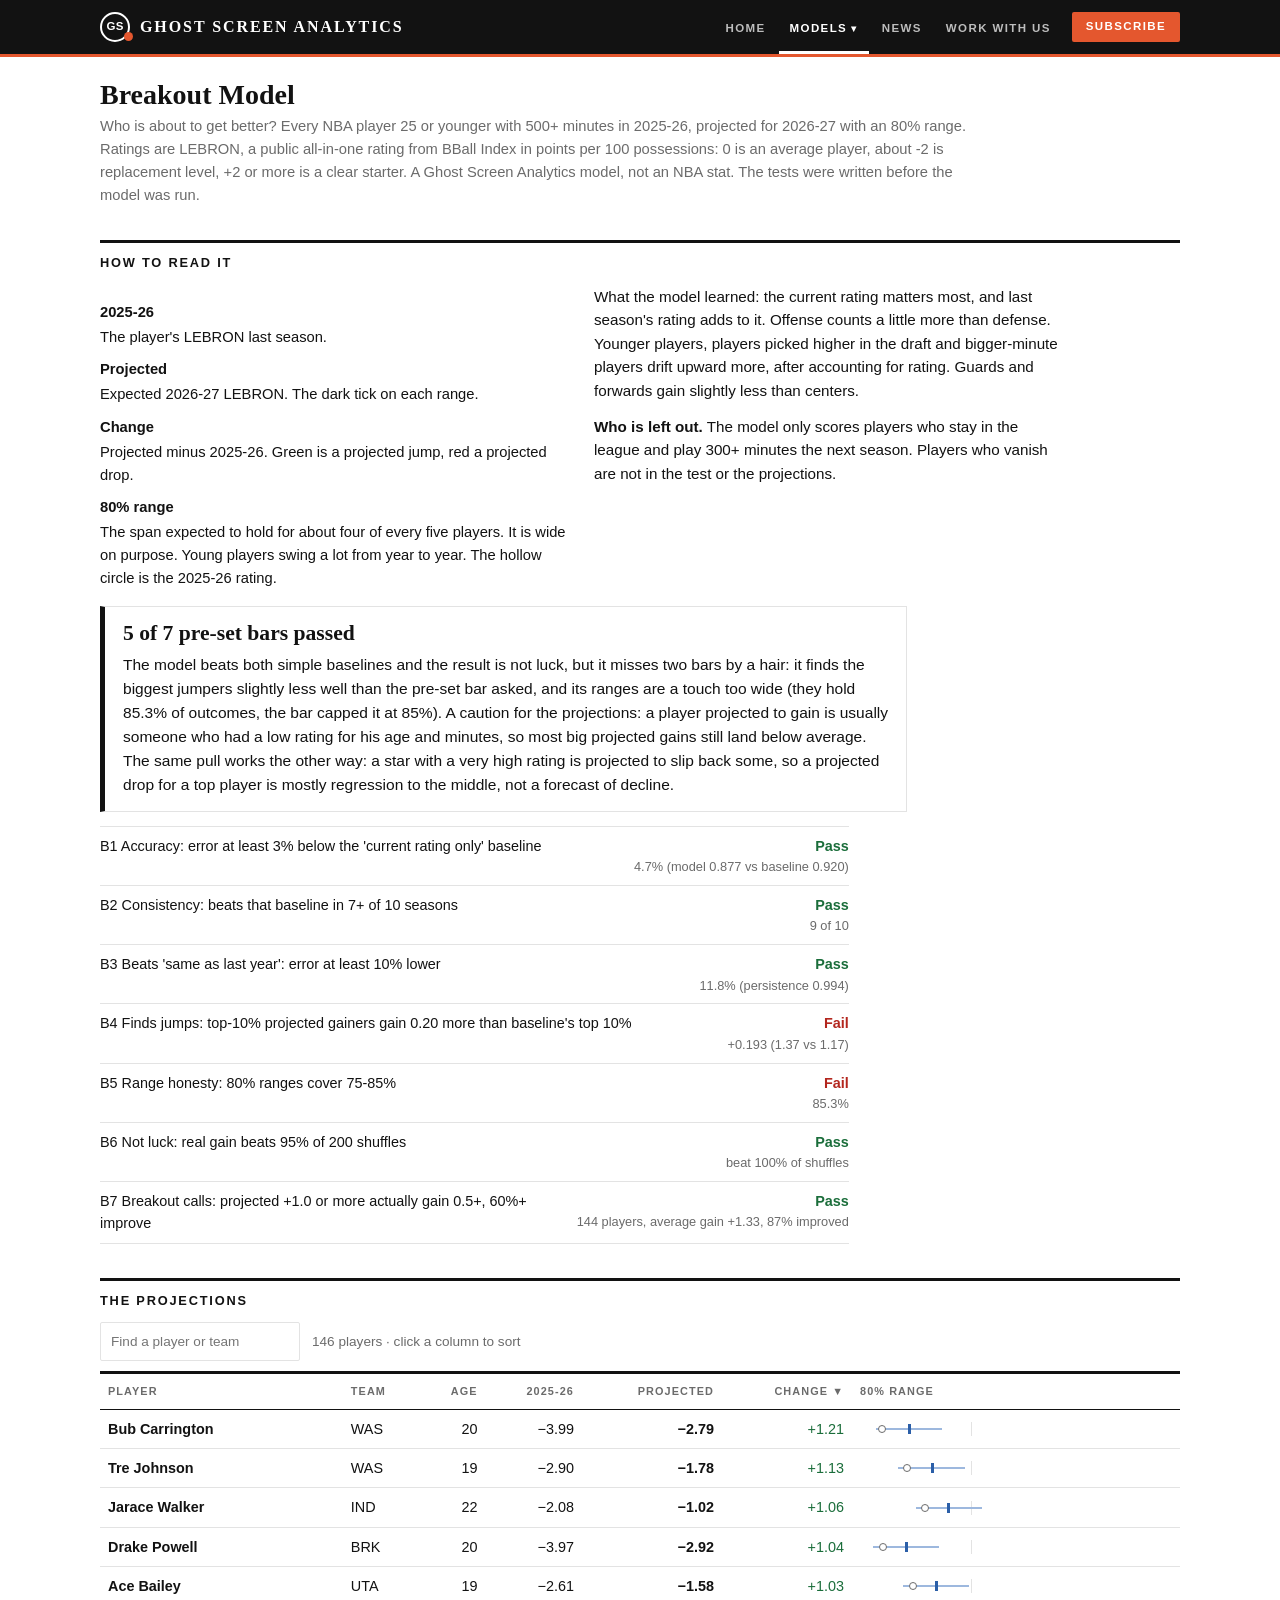
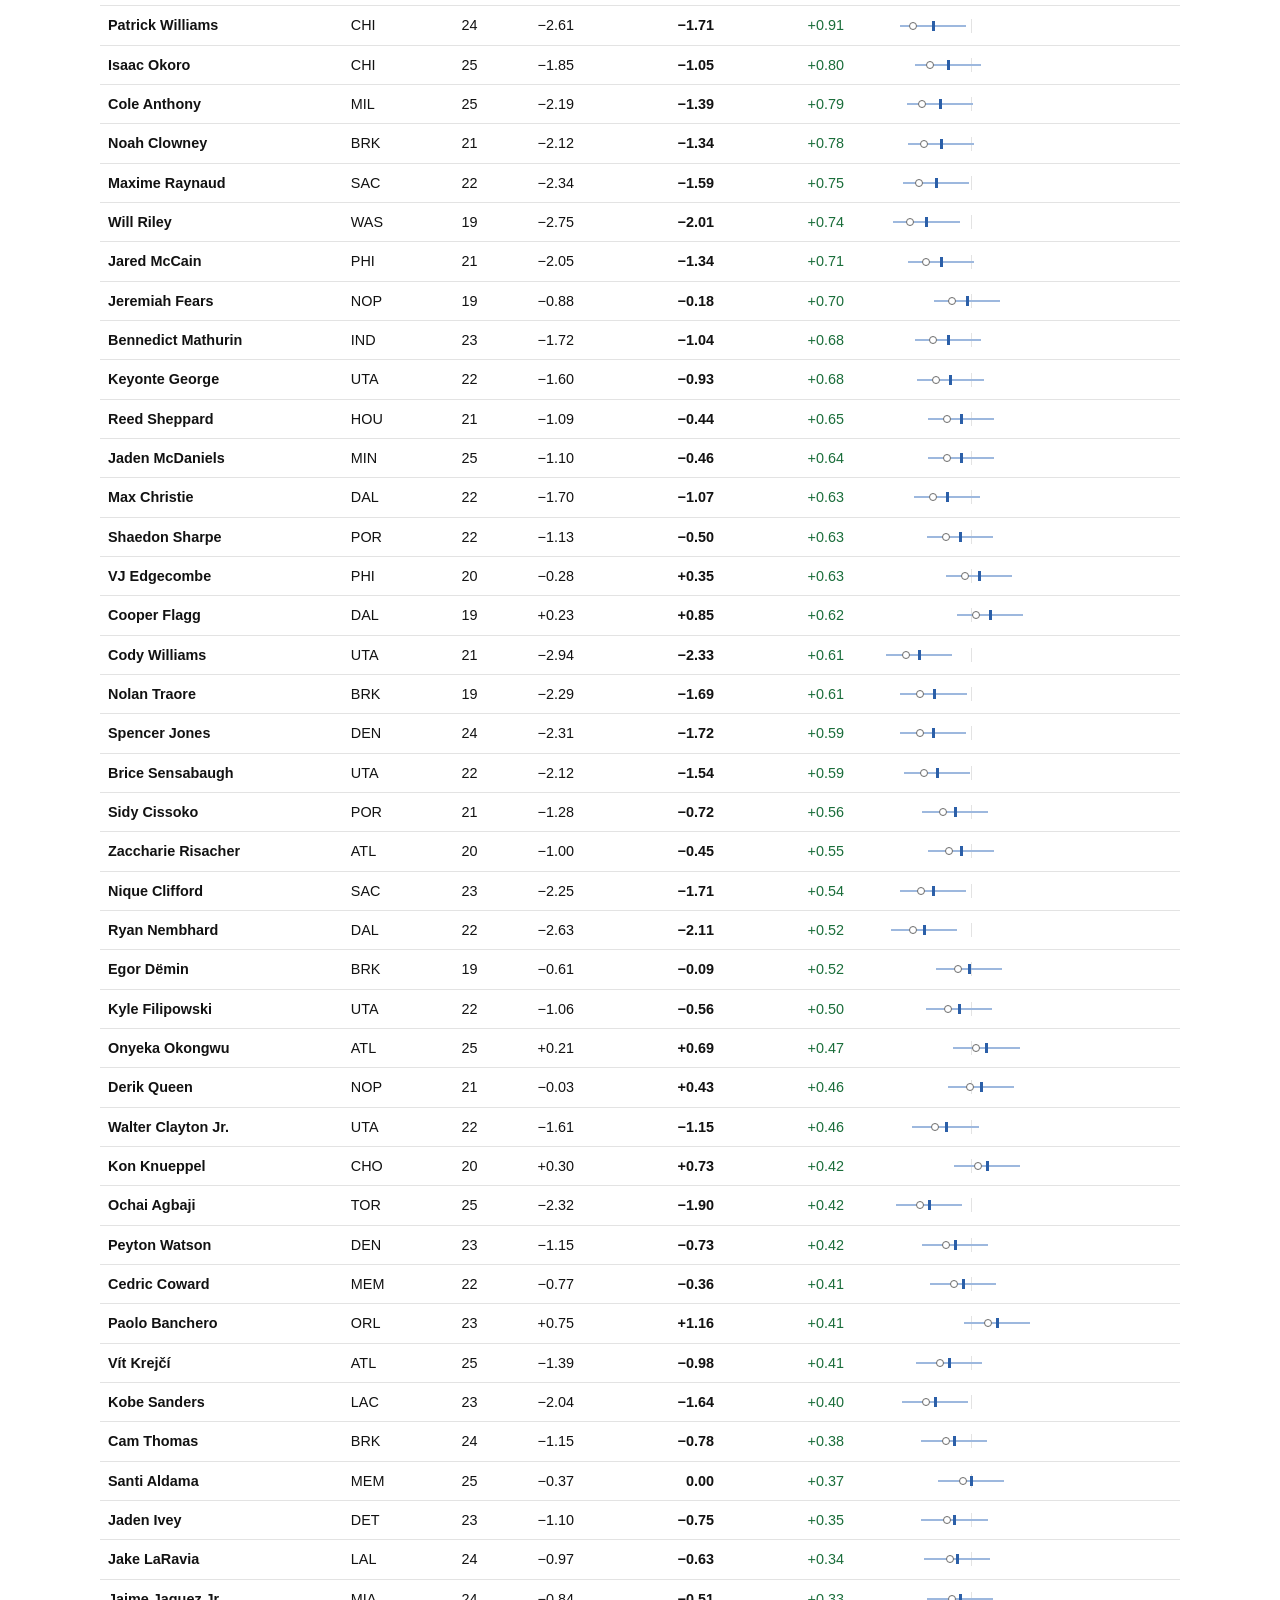
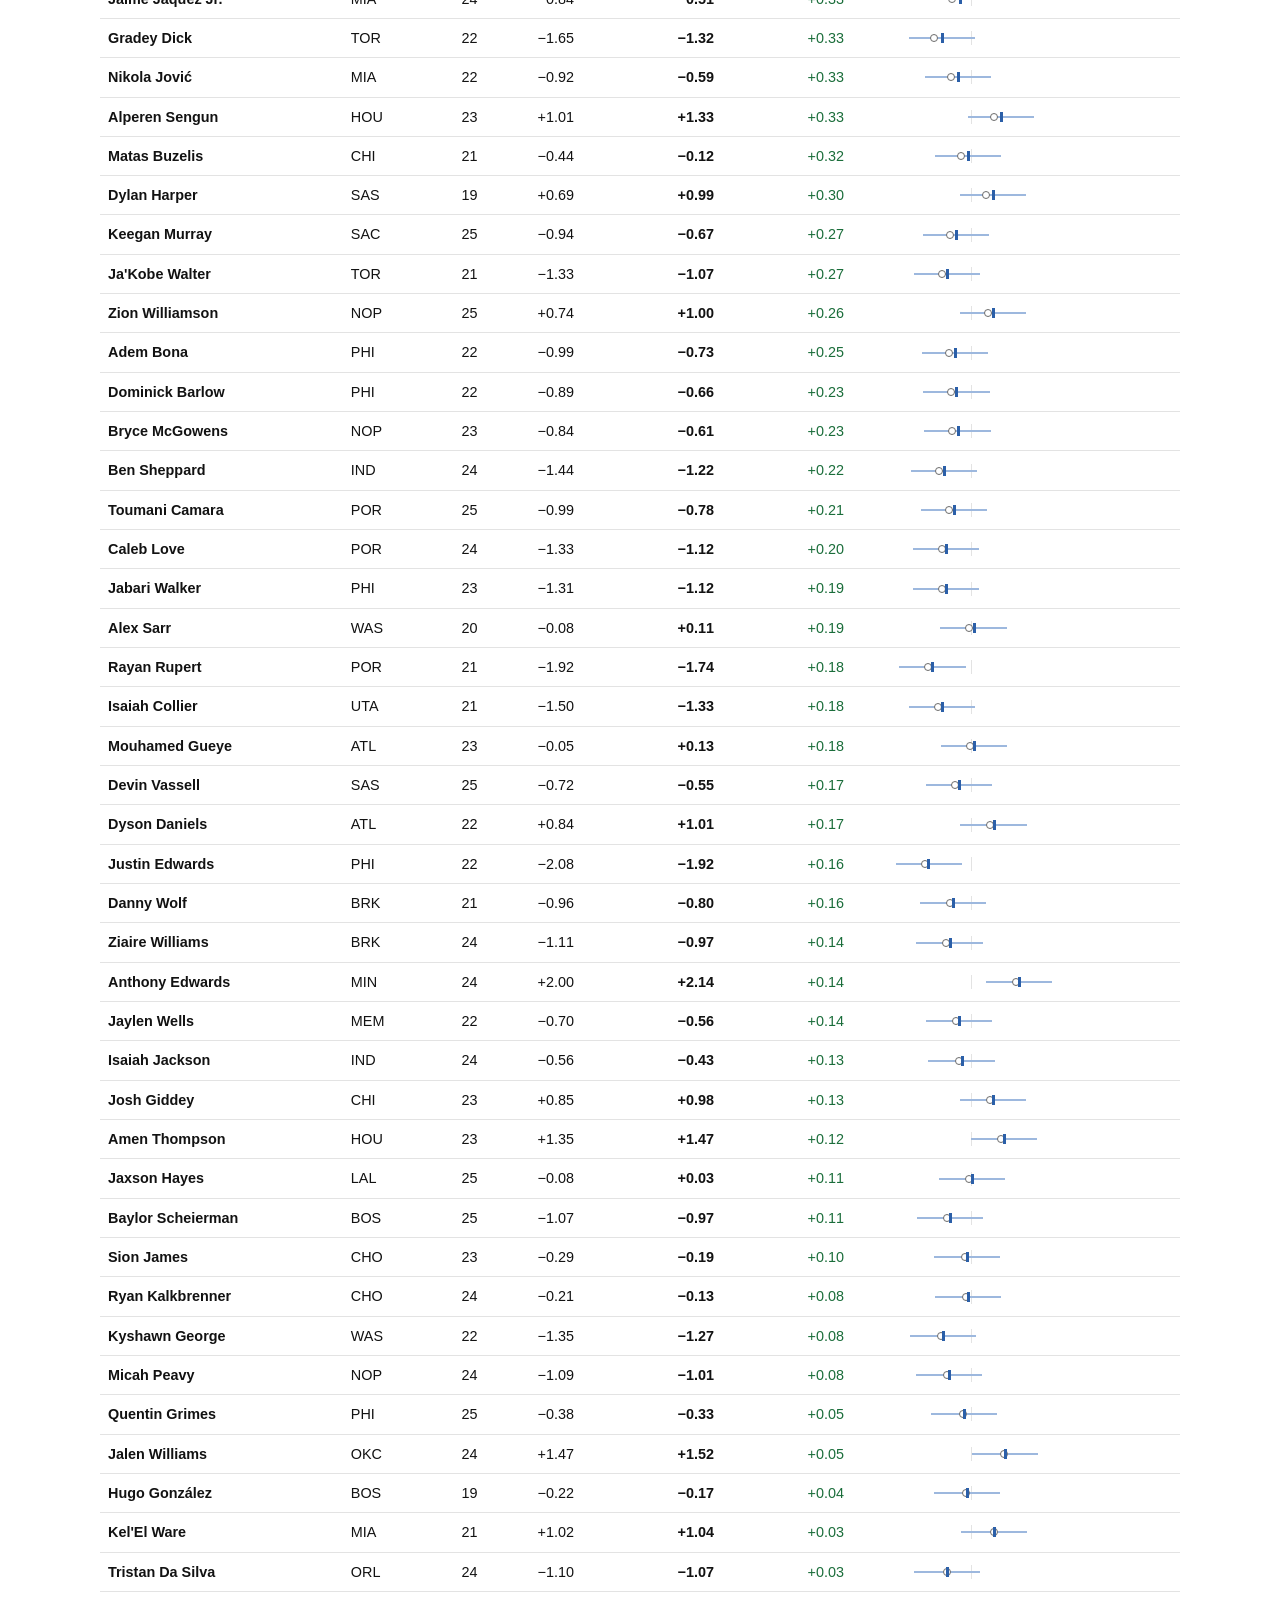
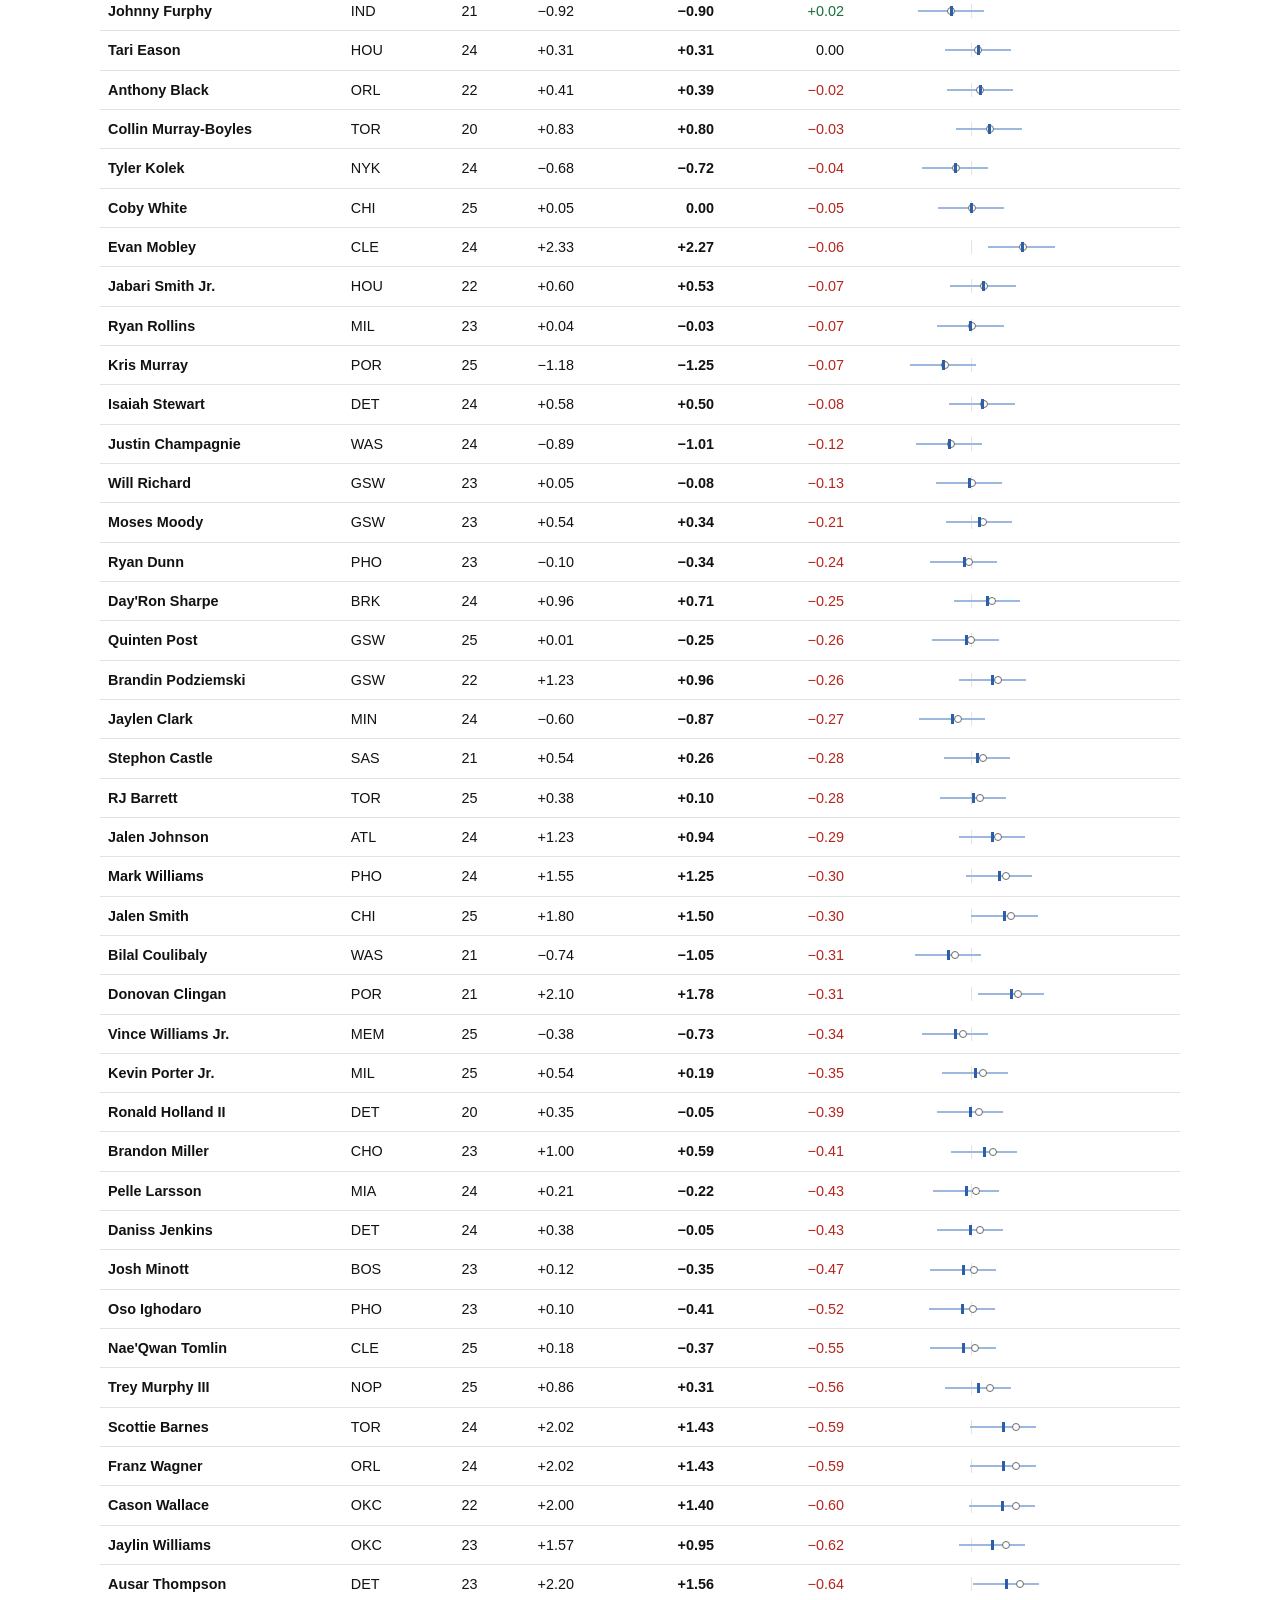
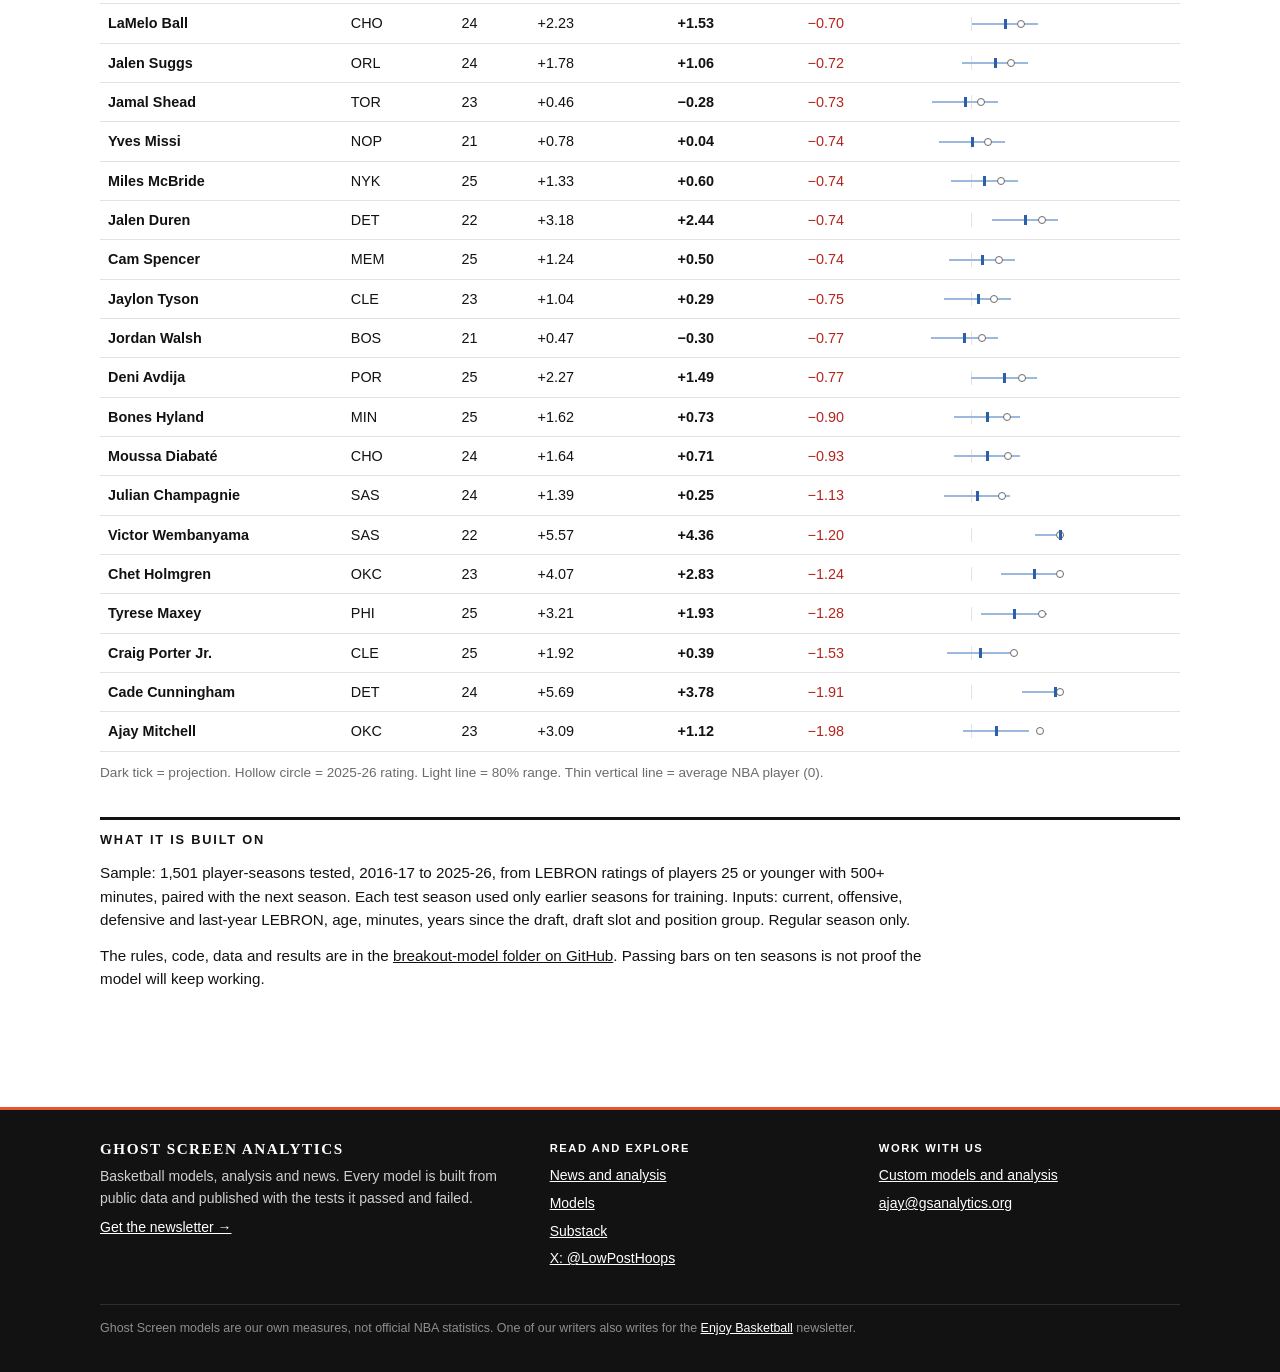
<file: breakout/index.html>
<!doctype html>
<html lang="en">
<head>
<meta charset="utf-8">
<meta name="viewport" content="width=device-width, initial-scale=1">
<title>Breakout Model | Ghost Screen Analytics</title>
<meta name="description" content="Every NBA player 25 or younger, projected for 2026-27 from this year's rating, age, minutes and draft slot, with an 80% range and the tests the model passed and failed.">
<style>
:root{--bg:#ffffff;--ink:#121212;--mute:#6b6b6b;--line:#e3e3e3;--soft:#f5f5f4;--rule:#121212;--ok:#1a6d3a;--hot:#b3261e;--bar:#2b5fa8;--bar2:#9db8de}
@media (prefers-color-scheme:dark){:root:not([data-theme="light"]){--bg:#121212;--ink:#f2f2f2;--mute:#a0a0a0;--line:#2e2e2e;--soft:#1c1c1c;--rule:#f2f2f2;--ok:#6fd08c;--hot:#ff8a80;--bar:#7fb0ee;--bar2:#35506f}}
:root[data-theme="dark"]{--bg:#121212;--ink:#f2f2f2;--mute:#a0a0a0;--line:#2e2e2e;--soft:#1c1c1c;--rule:#f2f2f2;--ok:#6fd08c;--hot:#ff8a80;--bar:#7fb0ee;--bar2:#35506f}
*{box-sizing:border-box}
body{margin:0;background:var(--bg);color:var(--ink);font:16px/1.55 -apple-system,BlinkMacSystemFont,"Helvetica Neue",Arial,sans-serif}
main{max-width:1120px;margin:0 auto;padding:22px 20px 64px}
h1{font:700 1.75rem/1.15 Georgia,"Times New Roman",serif;margin:0 0 4px}
.dek{font-size:.92rem;color:var(--mute);margin:0 0 22px;max-width:60em}
h2{font:700 .8rem/1.2 -apple-system,BlinkMacSystemFont,"Helvetica Neue",Arial,sans-serif;text-transform:uppercase;letter-spacing:.14em;margin:34px 0 14px;padding-top:12px;border-top:3px solid var(--rule)}
.verdict{border:1px solid var(--line);border-left:5px solid var(--rule);padding:14px 18px;max-width:52em;font-size:.97rem}
.verdict b.big{display:block;font:700 1.35rem/1.2 Georgia,"Times New Roman",serif;margin-bottom:6px}
.bars{list-style:none;margin:14px 0 0;padding:0;max-width:52em;font-size:.9rem}
.bars li{display:flex;justify-content:space-between;gap:14px;padding:8px 0;border-bottom:1px solid var(--line)}
.bars li:first-child{border-top:1px solid var(--line)}
.bars .r{white-space:nowrap;font-weight:700;text-align:right}
.bars small{display:block;color:var(--mute);font-weight:400;font-size:.8rem}
.pass{color:var(--ok)}.fail{color:var(--hot)}
.tabs{display:flex;gap:0;margin:0 0 12px;flex-wrap:wrap}
.tabs button{font:600 .74rem/1 -apple-system,Helvetica,Arial,sans-serif;letter-spacing:.1em;text-transform:uppercase;padding:11px 16px;border:1px solid var(--ink);background:var(--bg);color:var(--ink);cursor:pointer}
.tabs button[aria-pressed=true]{background:var(--ink);color:var(--bg)}
.tools{display:flex;gap:12px;align-items:center;flex-wrap:wrap;margin:0 0 10px;font-size:.85rem;color:var(--mute)}
.tools input{font:inherit;padding:8px 10px;border:1px solid var(--line);background:var(--bg);color:var(--ink);min-width:200px;border-radius:2px}
.wrap{overflow-x:auto;border-top:3px solid var(--rule)}
table{border-collapse:collapse;width:100%;min-width:760px;font-size:.9rem}
th{font-size:.68rem;text-transform:uppercase;letter-spacing:.1em;text-align:left;padding:9px 8px;border-bottom:1px solid var(--ink);cursor:pointer;white-space:nowrap;user-select:none;color:var(--mute)}
th:hover{color:var(--ink)}
td{padding:8px;border-bottom:1px solid var(--line);vertical-align:middle}
td.n,th.n{text-align:right;font-variant-numeric:tabular-nums}
td.p{font-weight:700}
.tag{font-size:.64rem;text-transform:uppercase;letter-spacing:.08em;color:var(--mute);border:1px solid var(--line);padding:1px 5px;margin-left:6px;white-space:nowrap}
.rng{position:relative;height:14px;width:200px;min-width:200px}
.rng i{position:absolute;top:6px;height:2px;background:var(--bar2)}
.rng b{position:absolute;top:2px;width:3px;height:10px;background:var(--bar);margin-left:-1px}
.rng u{position:absolute;top:3px;width:8px;height:8px;border:1.5px solid var(--mute);border-radius:50%;margin-left:-4px;background:var(--bg)}
.rng s{position:absolute;top:0;height:14px;width:1px;background:var(--line)}
.up{color:var(--ok)}.dn{color:var(--hot)}
.note{font-size:.85rem;color:var(--mute);max-width:54em;margin:10px 0 0}
.cols{display:grid;grid-template-columns:repeat(2,minmax(0,1fr));gap:28px;max-width:60em}
@media(max-width:760px){.cols{grid-template-columns:minmax(0,1fr)}}
.cols p,.txt p{margin:0 0 12px;font-size:.95rem}
.txt{max-width:52em}
dt{font-weight:700;margin-top:10px;font-size:.92rem}dd{margin:2px 0 0;font-size:.92rem}
a{color:var(--ink)}
</style>
<link rel="stylesheet" href="../assets/site.css">
<link rel="icon" href="../assets/icon.svg">
</head>
<body>
<header class="mast"><div><a class="brand" href="../"><span class="mk">GS</span>Ghost Screen Analytics</a><nav><a href="../">Home</a><div class="dd on"><a href="../models/">Models</a><div class="menu"><a href="../forecast/">Season Forecast<small>1,000,000 seasons, every day</small></a><a href="../defense/">Three Gates<small>Rim protection explorer</small></a><a href="../durability/">Load &amp; Durability<small>Who misses games, and why</small></a><a href="../college/">College to NBA<small>Draft prospects, scored</small></a><a href="../breakout/" aria-current="page">Breakout<small>Who is about to improve</small></a><a href="../aging/">Aging Curve<small>Who is about to decline</small></a><a href="../lineups/">Lineup Chemistry<small>Do five beat the sum of their parts</small></a><a href="../low-post-franchise-index/">Franchise Index<small>Who built it, who won it</small></a><a href="../joy/">Joy Rankings<small>The most fun games, rebuilt your way</small></a><a href="../clutch/">Clutch<small>Who delivers when it's close</small></a><a class="all" href="../models/">All models and their tests</a></div></div><a href="../news/">News</a><a href="../work/">Work with us</a><a class="sub" href="https://ghostscreenanalytics.substack.com/subscribe">Subscribe</a></nav></div></header>
<main>
<h1>Breakout Model</h1>
<p class="dek" id="scale">Who is about to get better? Every NBA player 25 or younger with 500+ minutes in 2025-26, projected for 2026-27 with an 80% range. Ratings are LEBRON, a public all-in-one rating from BBall Index in points per 100 possessions: 0 is an average player, about -2 is replacement level, +2 or more is a clear starter. A Ghost Screen Analytics model, not an NBA stat. The tests were written before the model was run.</p>

<h2>How to read it</h2>
<div class="cols">
 <div>
  <dl>
   <dt>2025-26</dt><dd>The player's LEBRON last season.</dd>
   <dt>Projected</dt><dd>Expected 2026-27 LEBRON. The dark tick on each range.</dd>
   <dt>Change</dt><dd>Projected minus 2025-26. Green is a projected jump, red a projected drop.</dd>
   <dt>80% range</dt><dd>The span expected to hold for about four of every five players. It is wide on purpose. Young players swing a lot from year to year. The hollow circle is the 2025-26 rating.</dd>
  </dl>
 </div>
 <div class="txt"><p id="learned"></p>
 <p><b>Who is left out.</b> The model only scores players who stay in the league and play 300+ minutes the next season. Players who vanish are not in the test or the projections.</p></div>
</div>

<div class="verdict" id="verdict">Loading results…</div>
<ul class="bars" id="bars"></ul>

<h2>The projections</h2>
<div class="tools"><input id="q" type="search" placeholder="Find a player or team" aria-label="Find a player or team"><span id="cap"></span></div>
<div class="wrap"><table id="tb"><thead></thead><tbody></tbody></table></div>
<p class="note">Dark tick = projection. Hollow circle = 2025-26 rating. Light line = 80% range. Thin vertical line = average NBA player (0).</p>

<h2>What it is built on</h2>
<div class="txt">
 <p>Sample: <span id="nall"></span> player-seasons tested, 2016-17 to 2025-26, from LEBRON ratings of players 25 or younger with 500+ minutes, paired with the next season. Each test season used only earlier seasons for training. Inputs: current, offensive, defensive and last-year LEBRON, age, minutes, years since the draft, draft slot and position group. Regular season only.</p>
 <p>The rules, code, data and results are in the <a href="https://github.com/TheLowPostHoops/ghost-screen-analytics/tree/main/breakout-model">breakout-model folder on GitHub</a>. Passing bars on ten seasons is not proof the model will keep working.</p>
</div>
</main>
<script>
const $=id=>document.getElementById(id),LO=-5,HI=4,W=200,x=v=>Math.max(0,Math.min(W,(v-LO)/(HI-LO)*W));
let D,sortK='gain',sortDir=-1;
const f2=v=>(v>0?'+':'')+v.toFixed(2).replace('-','−');
const C=[['player','Player',0],['team','Team',0],['age','Age',1],['lb','2025-26',1],['proj','Projected',1],['gain','Change',1],['rng','80% range',0]];
function render(){
 const q=$('q').value.trim().toLowerCase();
 let a=D.rows.filter(r=>!q||(r.player+' '+r.team).toLowerCase().includes(q));
 a.sort((p,q2)=>{const u=p[sortK],v=q2[sortK];return (typeof u==='string'?u.localeCompare(v):u-v)*sortDir});
 $('tb').tHead.innerHTML='<tr>'+C.map(([k,l,n])=>`<th class="${n?'n':''}" data-k="${k}">${l}${sortK===k?(sortDir>0?' ▲':' ▼'):''}</th>`).join('')+'</tr>';
 $('tb').tBodies[0].innerHTML=a.map(r=>`<tr><td class="p">${r.player}</td><td>${r.team}</td><td class="n">${r.age}</td><td class="n">${f2(r.lb)}</td><td class="n p">${f2(r.proj)}</td><td class="n ${r.gain>0.005?'up':r.gain<-0.005?'dn':''}">${f2(r.gain)}</td><td><div class="rng" title="80% range ${f2(r.lo)} to ${f2(r.hi)}"><s style="left:${x(0)}px"></s><i style="left:${x(r.lo)}px;width:${x(r.hi)-x(r.lo)}px"></i><u style="left:${x(r.lb)}px"></u><b style="left:${x(r.proj)}px"></b></div></td></tr>`).join('');
 $('cap').textContent=a.length+' players · click a column to sort';
 document.querySelectorAll('th').forEach(t=>t.onclick=()=>{const k=t.dataset.k;if(k==='rng')return;if(sortK===k)sortDir=-sortDir;else{sortK=k;sortDir=(k==='player'||k==='team')?1:-1}render()});
}
fetch('data.json?'+Date.now()).then(r=>r.json()).then(d=>{D=d;
 const np=d.bars.filter(b=>b.passed).length;
 $('verdict').innerHTML=`<b class="big">${np} of ${d.bars.length} pre-set bars passed</b>${d.verdict}`;
 $('bars').innerHTML=d.bars.map(b=>`<li><span>${b.bar}</span><span class="r ${b.passed?'pass':'fail'}">${b.passed?'Pass':'Fail'}<small>${b.result}</small></span></li>`).join('');
 $('learned').innerHTML=d.learned;$('nall').textContent=d.n.toLocaleString();
 render();
}).catch(()=>{$('verdict').textContent='Results could not be loaded.'});
$('q').oninput=()=>D&&render();
</script>
<footer class="gsa-foot"><div><div><b>Ghost Screen Analytics</b><p>Basketball models, analysis and news. Every model is built from public data and published with the tests it passed and failed.</p><p><a href="https://ghostscreenanalytics.substack.com/subscribe">Get the newsletter →</a></p></div><div><h4>Read and explore</h4><ul><li><a href="../news/">News and analysis</a></li><li><a href="../models/">Models</a></li><li><a href="https://ghostscreenanalytics.substack.com">Substack</a></li><li><a href="https://x.com/LowPostHoops">X: @LowPostHoops</a></li></ul></div><div><h4>Work with us</h4><ul><li><a href="../work/">Custom models and analysis</a></li><li><a href="mailto:ajay@gsanalytics.org">ajay@gsanalytics.org</a></li></ul></div><p class="fine">Ghost Screen models are our own measures, not official NBA statistics. One of our writers also writes for the <a href="https://enjoybasketball.beehiiv.com">Enjoy Basketball</a> newsletter.</p></div></footer>
</body>
</html>
</file>
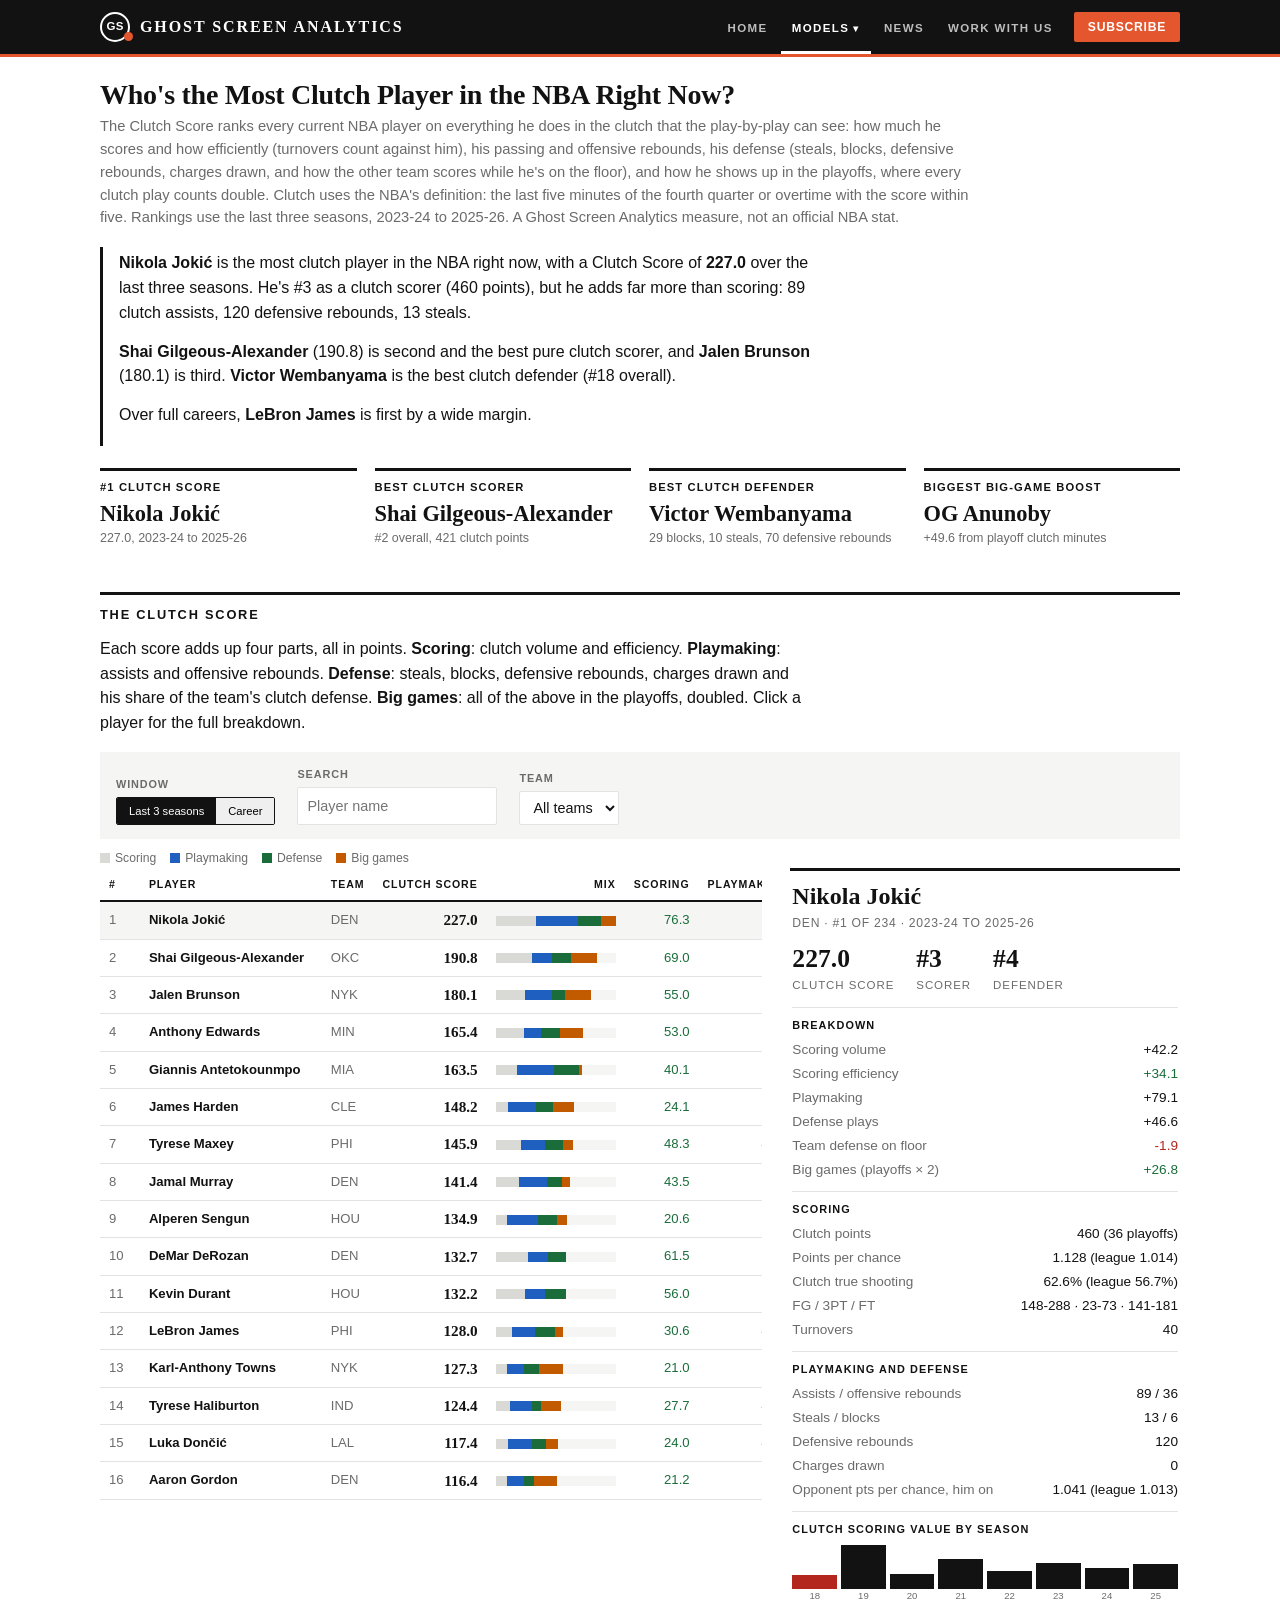
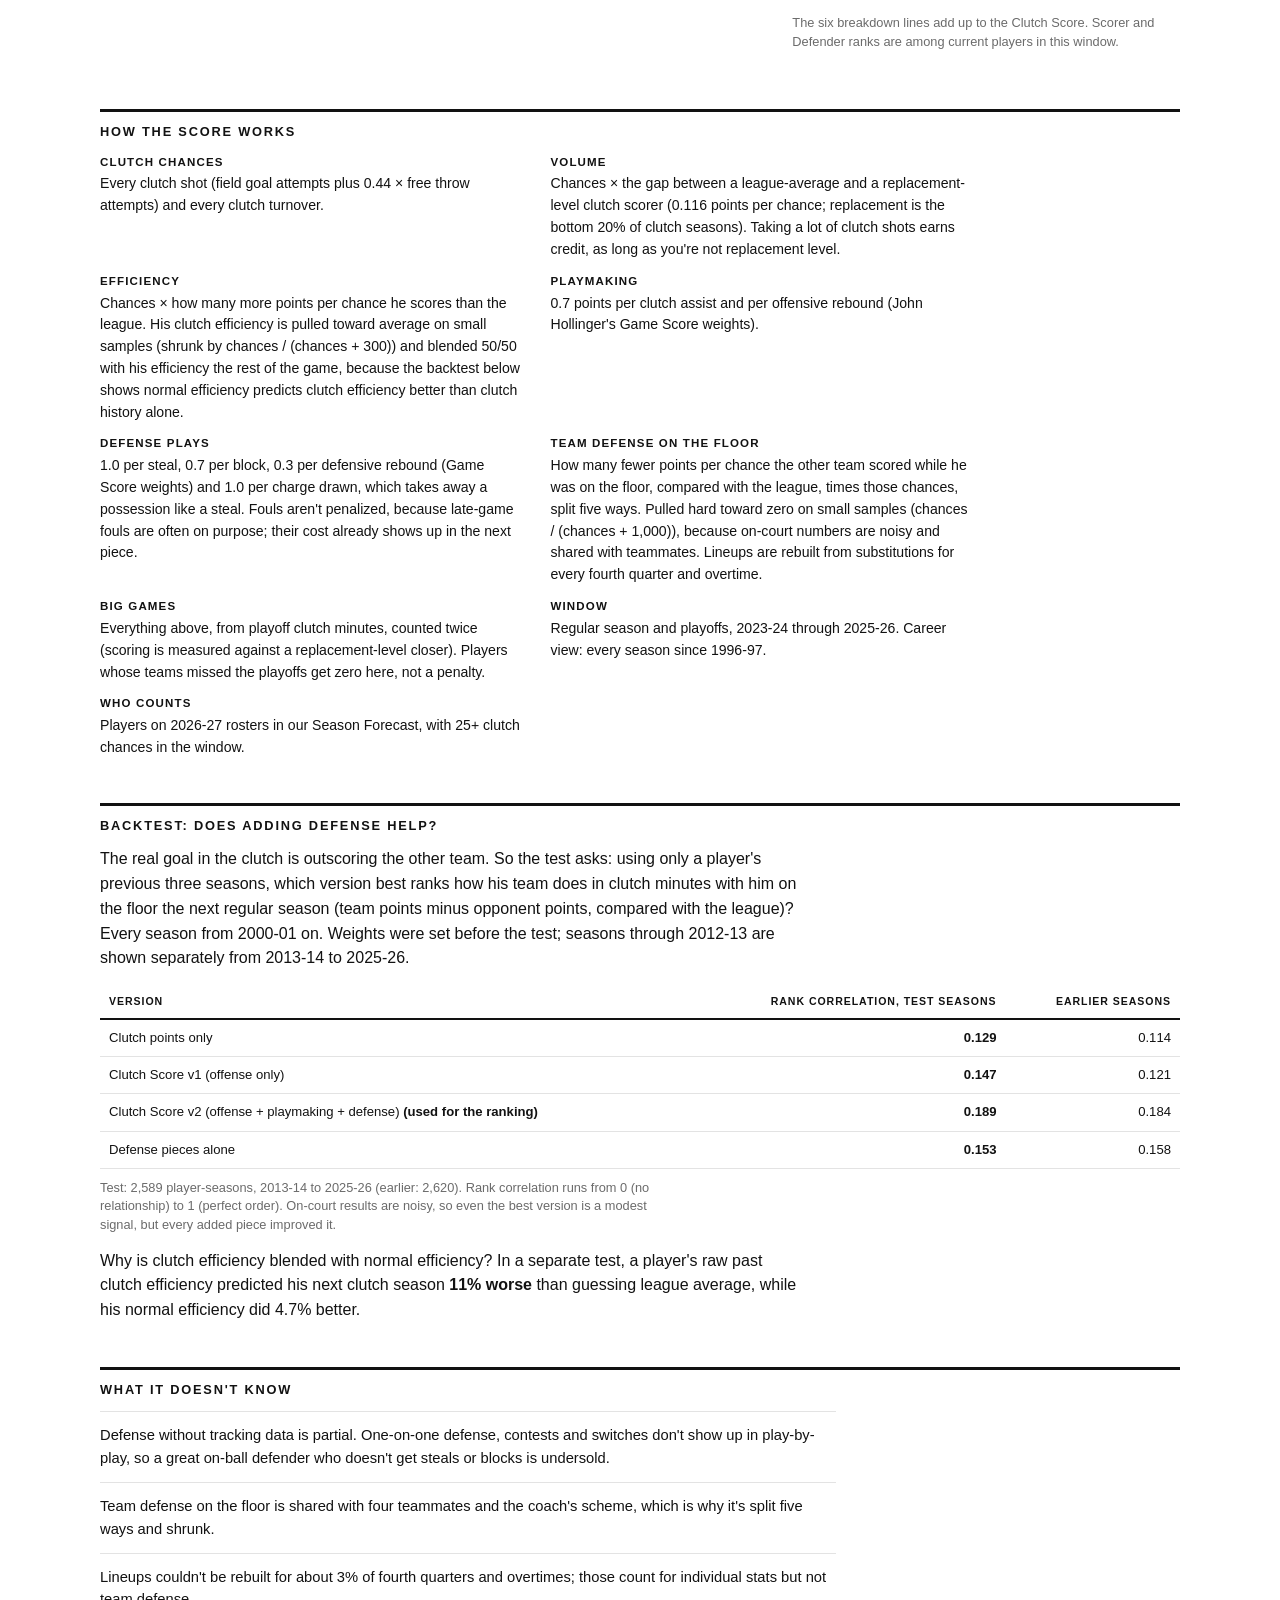
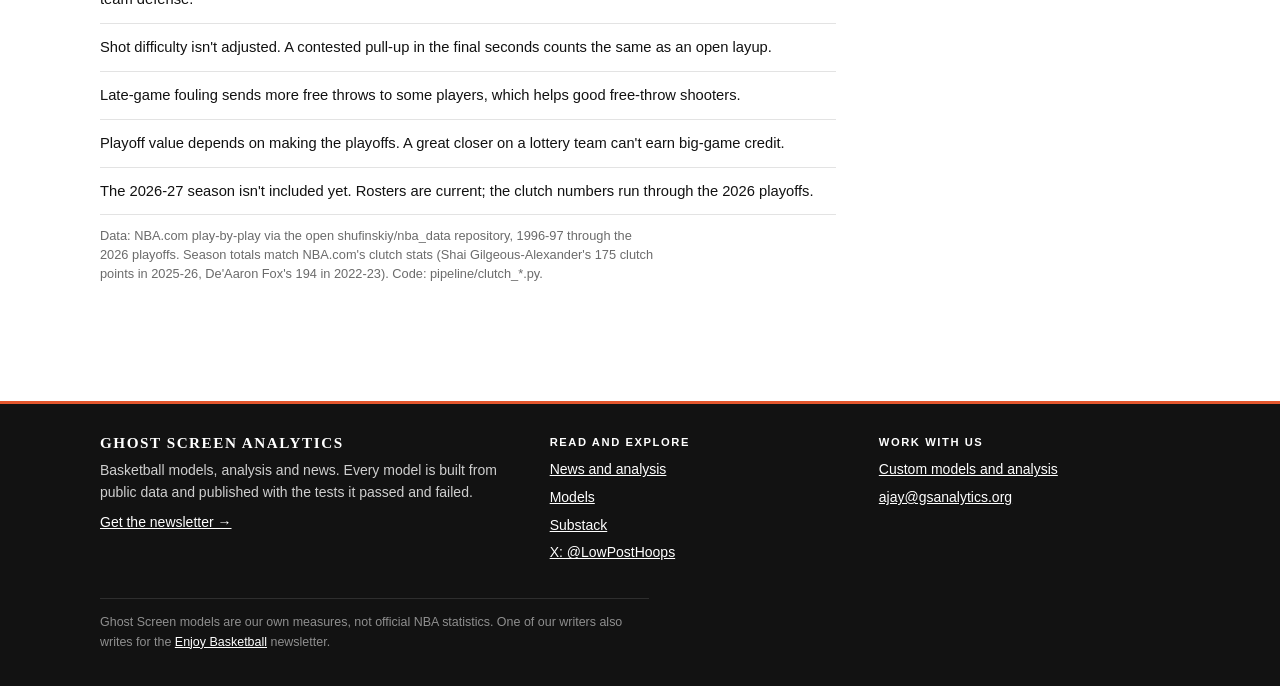
<file: clutch/index.html>
<!doctype html>
<html lang="en">
<head>
<meta charset="utf-8">
<meta name="viewport" content="width=device-width, initial-scale=1">
<title>Clutch Score | Ghost Screen Analytics</title>
<meta name="description" content="Who is the most clutch player in the NBA right now? A score built from clutch scoring, efficiency, playmaking, defense and playoff clutch play, tested on whether it predicts the next season.">
<style>
:root{--bg:#ffffff;--ink:#121212;--mute:#6b6b6b;--line:#e3e3e3;--soft:#f5f5f4;--rule:#121212;--acc:#1f5fbf;--warm:#c25a00;--hot:#b3261e;--ok:#1a6d3a;--bar:#d9d9d6}
@media (prefers-color-scheme:dark){:root:not([data-theme="light"]){--bg:#121212;--ink:#f2f2f2;--mute:#a0a0a0;--line:#2e2e2e;--soft:#1c1c1c;--rule:#f2f2f2;--acc:#6ea2f0;--warm:#f0a040;--hot:#ff8a80;--ok:#6fd08c;--bar:#3a3a3a}}
:root[data-theme="dark"]{--bg:#121212;--ink:#f2f2f2;--mute:#a0a0a0;--line:#2e2e2e;--soft:#1c1c1c;--rule:#f2f2f2;--acc:#6ea2f0;--warm:#f0a040;--hot:#ff8a80;--ok:#6fd08c;--bar:#3a3a3a}
*{box-sizing:border-box}
html{-webkit-text-size-adjust:100%}
body{margin:0;background:var(--bg);color:var(--ink);font:16px/1.55 -apple-system,BlinkMacSystemFont,"Helvetica Neue",Arial,sans-serif}
main{max-width:1120px;margin:0 auto;padding:22px 20px 64px}
h1{font:700 1.75rem/1.15 Georgia,"Times New Roman",serif;margin:0 0 4px;letter-spacing:-.01em}
.dek{font-size:.92rem;color:var(--mute);margin:0 0 16px;max-width:60em}
h2{font:700 .8rem/1.2 -apple-system,BlinkMacSystemFont,"Helvetica Neue",Arial,sans-serif;text-transform:uppercase;letter-spacing:.14em;margin:44px 0 14px;padding-top:12px;border-top:3px solid var(--rule)}
p{margin:0 0 14px;max-width:44em}
@media(max-width:760px){h1{font-size:1.45rem}}
.tldr{border-left:3px solid var(--rule);padding:4px 0 4px 16px;margin:18px 0 8px;max-width:50em}
.trend{display:grid;grid-template-columns:repeat(4,minmax(0,1fr));gap:18px;margin-top:22px}
@media(max-width:900px){.trend{grid-template-columns:repeat(2,minmax(0,1fr))}}
.tc{border-top:3px solid var(--rule);padding-top:8px}
.tc .t{font-size:.7rem;font-weight:700;text-transform:uppercase;letter-spacing:.1em}
.tc .v{font:700 1.4rem/1.1 Georgia,"Times New Roman",serif;margin:6px 0 2px;font-variant-numeric:tabular-nums}
.tc .s{font-size:.78rem;color:var(--mute)}
.ctl{display:flex;flex-wrap:wrap;gap:12px 22px;align-items:flex-end;margin:16px 0 10px;padding:14px 16px;background:var(--soft);font-size:.82rem}
.ctl label{display:flex;flex-direction:column;gap:4px;color:var(--mute);font-weight:600;text-transform:uppercase;letter-spacing:.08em;font-size:.68rem}
select,input[type=text]{font:inherit;font-size:.9rem;text-transform:none;letter-spacing:0;font-weight:400;padding:7px 9px;border:1px solid var(--line);background:var(--bg);color:var(--ink);border-radius:2px}
.grid{display:grid;grid-template-columns:minmax(0,1.7fr) minmax(0,1fr);gap:28px;align-items:start}
@media(max-width:880px){.grid{grid-template-columns:minmax(0,1fr)}}
.tablewrap{overflow-x:auto;max-height:640px;overflow-y:auto}
table{border-collapse:collapse;width:100%;font-size:.82rem;font-variant-numeric:tabular-nums}
th,td{padding:8px 9px;text-align:right;border-bottom:1px solid var(--line);white-space:nowrap}
th:first-child,td:first-child,td.l,th.l{text-align:left}
th{cursor:pointer;font-weight:700;font-size:.66rem;text-transform:uppercase;letter-spacing:.09em;border-bottom:2px solid var(--rule);user-select:none;background:var(--bg);position:sticky;top:0}
th.ns{cursor:default}
tbody.click tr{cursor:pointer}tbody.click tr:hover,tbody tr.sel{background:var(--soft)}
td.nm{font-weight:600}
.muted{color:var(--mute)}
.pos{color:var(--ok)}.neg{color:var(--hot)}
#card{border-top:3px solid var(--rule);padding:12px 2px 0;font-size:.9rem;position:sticky;top:70px}
@media(max-width:880px){#card{position:static}}
#card .nm{font:700 1.5rem/1.15 Georgia,"Times New Roman",serif;margin:0}
.sub{color:var(--mute);font-size:.76rem;text-transform:uppercase;letter-spacing:.06em;margin:4px 0 12px}
.big{display:flex;gap:22px;flex-wrap:wrap;margin:6px 0 10px}
.big b{display:block;font:700 1.6rem/1.1 Georgia,"Times New Roman",serif;font-variant-numeric:tabular-nums}
.big span{font-size:.72rem;color:var(--mute);text-transform:uppercase;letter-spacing:.08em}
.sec{border-top:1px solid var(--line);padding-top:9px;margin-top:11px}
.sec .h{font-size:.68rem;font-weight:700;text-transform:uppercase;letter-spacing:.1em;margin-bottom:5px}
.kv{display:grid;grid-template-columns:auto auto;gap:3px 14px;font-size:.85rem}
.kv span:nth-child(odd){color:var(--mute)}
.kv span:nth-child(even){text-align:right;font-variant-numeric:tabular-nums}
.note{font-size:.8rem;color:var(--mute);margin-top:10px;line-height:1.45}
.figs{display:grid;grid-template-columns:repeat(2,minmax(0,1fr));gap:28px}
@media(max-width:820px){.figs{grid-template-columns:minmax(0,1fr)}}
.fig{border-top:3px solid var(--rule);padding-top:8px;min-width:0}
.fig .t{font-size:.7rem;font-weight:700;text-transform:uppercase;letter-spacing:.1em;margin-bottom:8px}
.hb{display:grid;grid-template-columns:130px 1fr 52px;gap:8px;align-items:center;font-size:.8rem;margin:5px 0}
.hb .tr{position:relative;height:12px;background:var(--soft)}
.hb .tr i{position:absolute;top:0;bottom:0;background:var(--ink)}
.hb .tr i.n{background:var(--hot)}
.hb .tr u{position:absolute;top:-3px;bottom:-3px;width:1px;background:var(--mute);left:50%}
.hb span:last-child{text-align:right;font-variant-numeric:tabular-nums}
.tests td{white-space:normal;vertical-align:top}
.tests td.v{font-weight:700}
.pass{color:var(--ok)}.fail{color:var(--hot)}
ul.l{margin:0 0 12px;padding-left:0;list-style:none;max-width:46em}ul.l li{padding:12px 0;border-bottom:1px solid var(--line);font-size:.92rem}
ul.l li:first-child{border-top:1px solid var(--line)}
.key{display:grid;grid-template-columns:repeat(2,minmax(0,1fr));gap:12px 28px;font-size:.88rem;max-width:62em}
@media(max-width:700px){.key{grid-template-columns:minmax(0,1fr)}}
.key b{display:block;font-size:.72rem;text-transform:uppercase;letter-spacing:.1em;margin-bottom:2px}
.seg{display:inline-flex;border:1px solid var(--ink);border-radius:2px;overflow:hidden}
.seg button{margin:0;border:0;border-radius:0;padding:7px 12px;font-size:.7rem}
.seg button.on{background:var(--ink);color:var(--bg)}
.stk{display:flex;height:10px;width:120px;background:var(--soft);vertical-align:middle;display:inline-flex}
.stk i{display:block;height:100%}
.c1{background:var(--bar)}.c4{background:var(--ok)}.c2{background:var(--acc)}.c3{background:var(--warm)}
.lg3{display:flex;gap:14px;font-size:.76rem;color:var(--mute);margin:6px 0 0;flex-wrap:wrap}
.lg3 span::before{content:"";display:inline-block;width:10px;height:10px;margin-right:5px;vertical-align:-1px;background:var(--c)}
.bars{display:flex;align-items:flex-end;gap:4px;height:60px;margin-top:6px}
.bars div{flex:1;display:flex;flex-direction:column;align-items:center;justify-content:flex-end;height:100%;font-size:.6rem;color:var(--mute)}
.bars i{display:block;width:100%;background:var(--ink)}
.bars i.n{background:var(--hot)}
td.sc{font:700 .95rem Georgia,serif}
</style>
<link rel="stylesheet" href="../assets/site.css">
<link rel="icon" href="../assets/icon.svg">
</head>
<body>
<header class="mast"><div><a class="brand" href="../"><span class="mk">GS</span>Ghost Screen Analytics</a><nav><a href="../">Home</a><div class="dd on"><a href="../models/">Models</a><div class="menu"><a href="../forecast/">Season Forecast<small>1,000,000 seasons, every day</small></a><a href="../defense/">Three Gates<small>Rim protection explorer</small></a><a href="../durability/">Load &amp; Durability<small>Who misses games, and why</small></a><a href="../college/">College to NBA<small>Draft prospects, scored</small></a><a href="../breakout/">Breakout<small>Who is about to improve</small></a><a href="../aging/">Aging Curve<small>Who is about to decline</small></a><a href="../lineups/">Lineup Chemistry<small>Do five beat the sum of their parts</small></a><a href="../low-post-franchise-index/">Franchise Index<small>Who built it, who won it</small></a><a href="../joy/">Joy Rankings<small>The most fun games, rebuilt your way</small></a><a href="../clutch/" aria-current="page">Clutch<small>Who delivers when it's close</small></a><a class="all" href="../models/">All models and their tests</a></div></div><a href="../news/">News</a><a href="../work/">Work with us</a><a class="sub" href="https://ghostscreenanalytics.substack.com/subscribe">Subscribe</a></nav></div></header>
<main>
<h1>Who's the Most Clutch Player in the NBA Right Now?</h1>
<p class="dek">The Clutch Score ranks every current NBA player on everything he does in the clutch that the play-by-play can see: how much he scores and how efficiently (turnovers count against him), his passing and offensive rebounds, his defense (steals, blocks, defensive rebounds, charges drawn, and how the other team scores while he's on the floor), and how he shows up in the playoffs, where every clutch play counts double. Clutch uses the NBA's definition: the last five minutes of the fourth quarter or overtime with the score within five. Rankings use the last three seasons, 2023-24 to 2025-26. A Ghost Screen Analytics measure, not an official NBA stat.</p>

<div class="tldr" id="tldr"><p>Loading…</p></div>
<div class="trend" id="trend"></div>

<h2>The Clutch Score</h2>
<p>Each score adds up four parts, all in points. <b>Scoring</b>: clutch volume and efficiency. <b>Playmaking</b>: assists and offensive rebounds. <b>Defense</b>: steals, blocks, defensive rebounds, charges drawn and his share of the team's clutch defense. <b>Big games</b>: all of the above in the playoffs, doubled. Click a player for the full breakdown.</p>
<div class="ctl">
 <label>Window<span class="seg" id="win"><button data-w="now" class="on">Last 3 seasons</button><button data-w="career">Career</button></span></label>
 <label>Search<input type="text" id="q" placeholder="Player name"></label>
 <label>Team<select id="tm"><option value="">All teams</option></select></label>
</div>
<div class="lg3"><span style="--c:var(--bar)">Scoring</span><span style="--c:var(--acc)">Playmaking</span><span style="--c:var(--ok)">Defense</span><span style="--c:var(--warm)">Big games</span></div>
<div class="grid">
 <div class="tablewrap"><table><thead><tr id="hd"></tr></thead><tbody class="click" id="tb"></tbody></table></div>
 <div id="card"></div>
</div>

<h2>How the score works</h2>
<div class="key">
 <div><b>Clutch chances</b>Every clutch shot (field goal attempts plus 0.44 × free throw attempts) and every clutch turnover.</div>
 <div><b>Volume</b>Chances × the gap between a league-average and a replacement-level clutch scorer (<span id="dl"></span> points per chance; replacement is the bottom 20% of clutch seasons). Taking a lot of clutch shots earns credit, as long as you're not replacement level.</div>
 <div><b>Efficiency</b>Chances × how many more points per chance he scores than the league. His clutch efficiency is pulled toward average on small samples (shrunk by chances / (chances + 300)) and blended 50/50 with his efficiency the rest of the game, because the backtest below shows normal efficiency predicts clutch efficiency better than clutch history alone.</div>
 <div><b>Playmaking</b>0.7 points per clutch assist and per offensive rebound (John Hollinger's Game Score weights).</div>
 <div><b>Defense plays</b>1.0 per steal, 0.7 per block, 0.3 per defensive rebound (Game Score weights) and 1.0 per charge drawn, which takes away a possession like a steal. Fouls aren't penalized, because late-game fouls are often on purpose; their cost already shows up in the next piece.</div>
 <div><b>Team defense on the floor</b>How many fewer points per chance the other team scored while he was on the floor, compared with the league, times those chances, split five ways. Pulled hard toward zero on small samples (chances / (chances + 1,000)), because on-court numbers are noisy and shared with teammates. Lineups are rebuilt from substitutions for every fourth quarter and overtime.</div>
 <div><b>Big games</b>Everything above, from playoff clutch minutes, counted twice (scoring is measured against a replacement-level closer). Players whose teams missed the playoffs get zero here, not a penalty.</div>
 <div><b>Window</b>Regular season and playoffs, 2023-24 through 2025-26. Career view: every season since 1996-97.</div>
 <div><b>Who counts</b>Players on 2026-27 rosters in our Season Forecast, with 25+ clutch chances in the window.</div>
</div>

<h2>Backtest: does adding defense help?</h2>
<p>The real goal in the clutch is outscoring the other team. So the test asks: using only a player's previous three seasons, which version best ranks how his team does in clutch minutes with him on the floor the next regular season (team points minus opponent points, compared with the league)? Every season from 2000-01 on. Weights were set before the test; seasons through 2012-13 are shown separately from 2013-14 to 2025-26.</p>
<div class="tablewrap" style="max-height:none"><table class="tests"><thead><tr><th class="ns l">Version</th><th class="ns">Rank correlation, test seasons</th><th class="ns">Earlier seasons</th></tr></thead><tbody id="bt"></tbody></table></div>
<p class="note" id="btn"></p>
<p id="real"></p>

<h2>What it doesn't know</h2>
<ul class="l">
 <li>Defense without tracking data is partial. One-on-one defense, contests and switches don't show up in play-by-play, so a great on-ball defender who doesn't get steals or blocks is undersold.</li>
 <li>Team defense on the floor is shared with four teammates and the coach's scheme, which is why it's split five ways and shrunk.</li>
 <li>Lineups couldn't be rebuilt for about 3% of fourth quarters and overtimes; those count for individual stats but not team defense.</li>
 <li>Shot difficulty isn't adjusted. A contested pull-up in the final seconds counts the same as an open layup.</li>
 <li>Late-game fouling sends more free throws to some players, which helps good free-throw shooters.</li>
 <li>Playoff value depends on making the playoffs. A great closer on a lottery team can't earn big-game credit.</li>
 <li>The 2026-27 season isn't included yet. Rosters are current; the clutch numbers run through the 2026 playoffs.</li>
</ul>
<p class="note">Data: NBA.com play-by-play via the open shufinskiy/nba_data repository, 1996-97 through the 2026 playoffs. Season totals match NBA.com's clutch stats (Shai Gilgeous-Alexander's 175 clutch points in 2025-26, De'Aaron Fox's 194 in 2022-23). Code: pipeline/clutch_*.py.</p>
</main>
<footer class="gsa-foot"><div><div><b>Ghost Screen Analytics</b><p>Basketball models, analysis and news. Every model is built from public data and published with the tests it passed and failed.</p><p><a href="https://ghostscreenanalytics.substack.com/subscribe">Get the newsletter →</a></p></div><div><h4>Read and explore</h4><ul><li><a href="../news/">News and analysis</a></li><li><a href="../models/">Models</a></li><li><a href="https://ghostscreenanalytics.substack.com">Substack</a></li><li><a href="https://x.com/LowPostHoops">X: @LowPostHoops</a></li></ul></div><div><h4>Work with us</h4><ul><li><a href="../work/">Custom models and analysis</a></li><li><a href="mailto:ajay@gsanalytics.org">ajay@gsanalytics.org</a></li></ul></div><p class="fine">Ghost Screen models are our own measures, not official NBA statistics. One of our writers also writes for the <a href="https://enjoybasketball.beehiiv.com">Enjoy Basketball</a> newsletter.</p></div></footer>
<script>
const fmt=(x,d=1)=>x==null?'':(x>0?'+':'')+x.toFixed(d);
const pct=x=>x==null?'':(x*100).toFixed(1);
const cls=x=>x>0?'pos':(x<0?'neg':'');
let D,W='now',sortK='sc',sortD=-1,sel=null;
const COLS=[['rk','#'],['n','Player','l'],['t','Team','l'],['sc','Clutch Score'],['mix','Mix','ns'],['off','Scoring'],['mk','Playmaking'],['dfn','Defense'],['big','Big games'],['pts','Clutch pts']];
fetch('../data/clutch.json?'+Date.now()).then(r=>r.json()).then(j=>{D=j;init()});
function L(){return W==='now'?D.now:D.career}
const scoring=p=>p.vol+p.eff;
function init(){
 const M=D.meta,N=D.now,f=n=>N.find(p=>p.n===n);
 const a=N[0],b=N[1],c=N[2];
 const so=N.slice().sort((x,y)=>y.off-x.off)[0];
 const de=N.slice().sort((x,y)=>y.dfn-x.dfn)[0];
 const bg=N.slice().sort((x,y)=>y.big-x.big)[0];
 const lbj=D.career[0];
 document.getElementById('tldr').innerHTML=`<p><b>${a.n}</b> is the most clutch player in the NBA right now, with a Clutch Score of <b>${a.sc.toFixed(1)}</b> over the last three seasons. He's #${a.ork} as a clutch scorer (${a.pts} points), but he adds far more than scoring: ${a.ast} clutch assists, ${a.drb} defensive rebounds, ${a.stl} steals.</p><p><b>${b.n}</b> (${b.sc.toFixed(1)}) is second${so.n===b.n?' and the best pure clutch scorer':''}, and <b>${c.n}</b> (${c.sc.toFixed(1)}) is third. ${so.n!==b.n?`<b>${so.n}</b> is the best pure clutch scorer. `:''}<b>${de.n}</b> is the best clutch defender (#${de.rk} overall).</p><p>Over full careers, <b>${lbj.n}</b> is first by a wide margin.</p>`;
 document.getElementById('trend').innerHTML=[
  ['#1 Clutch Score',a.n,`${a.sc.toFixed(1)}, ${M.window}`],
  ['Best clutch scorer',so.n,`#${so.rk} overall, ${so.pts} clutch points`],
  ['Best clutch defender',de.n,`${de.blk} blocks, ${de.stl} steals, ${de.drb} defensive rebounds`],
  ['Biggest big-game boost',bg.n,`+${bg.big.toFixed(1)} from playoff clutch minutes`]
 ].map(([t,v,s])=>`<div class="tc"><div class="t">${t}</div><div class="v">${v}</div><div class="s">${s}</div></div>`).join('');
 document.getElementById('dl').textContent=M.delta.toFixed(3);
 const teams=[...new Set(D.now.concat(D.career).map(p=>p.t))].sort();
 document.getElementById('tm').innerHTML+=teams.map(t=>`<option>${t}</option>`).join('');
 document.getElementById('hd').innerHTML=COLS.map(([k,l,c])=>`<th class="${c||''} ${k==='n'||k==='t'?'l':''}" data-k="${k}">${l}</th>`).join('');
 document.querySelectorAll('#hd th').forEach(th=>{if(th.dataset.k==='mix')return;th.onclick=()=>{const k=th.dataset.k;if(sortK===k)sortD*=-1;else{sortK=k;sortD=(k==='n'||k==='t'||k==='rk')?1:-1}draw()}});
 document.querySelectorAll('#win button').forEach(bt=>bt.onclick=()=>{W=bt.dataset.w;document.querySelectorAll('#win button').forEach(x=>x.classList.toggle('on',x===bt));draw();const p=L().find(x=>x.id===sel)||L()[0];pick(p.id)});
 ['q','tm'].forEach(id=>document.getElementById(id).oninput=draw);
 const bt=M.backtest,best=Object.entries(bt).sort((x,y)=>y[1].test_r-x[1].test_r)[0][0];
 document.getElementById('bt').innerHTML=Object.entries(bt).map(([k,v])=>`<tr><td class="l">${k}${k===best?' <b>(used for the ranking)</b>':''}</td><td class="v">${v.test_r.toFixed(3)}</td><td>${v.train_r.toFixed(3)}</td></tr>`).join('');
 document.getElementById('btn').textContent=`Test: ${M.n_test.toLocaleString()} player-seasons, 2013-14 to 2025-26 (earlier: ${M.n_train.toLocaleString()}). Rank correlation runs from 0 (no relationship) to 1 (perfect order). On-court results are noisy, so even the best version is a modest signal, but every added piece improved it.`;
 const R=M.is_clutch_real;
 document.getElementById('real').innerHTML=`Why is clutch efficiency blended with normal efficiency? In a separate test, a player's raw past clutch efficiency predicted his next clutch season <b>${Math.abs(R.backtest['Past clutch shooting, raw'].vs_benchmark_pct)}% worse</b> than guessing league average, while his normal efficiency did ${R.backtest['Past non-clutch shooting'].vs_benchmark_pct}% better.`;
 draw(); pick(a.id);
}
function draw(){
 const q=document.getElementById('q').value.toLowerCase(),tm=document.getElementById('tm').value;
 let X=L().filter(p=>(!q||p.n.toLowerCase().includes(q))&&(!tm||p.t===tm));
 X.sort((a,b)=>{let x=a[sortK],y=b[sortK];if(x==null)return 1;if(y==null)return -1;return (typeof x==='string'?x.localeCompare(y):x-y)*sortD});
 const pos=v=>Math.max(0,v);
 const mx=Math.max(...L().map(p=>pos(scoring(p))+pos(p.mk)+pos(p.dfn)+pos(p.big)));
 document.getElementById('tb').innerHTML=X.map(p=>{const seg=(v,c)=>v>0?`<i class="${c}" style="width:${v/mx*100}%"></i>`:'';
  return `<tr data-id="${p.id}" class="${p.id===sel?'sel':''}"><td class="muted">${p.rk}</td><td class="nm l">${p.n}</td><td class="l muted">${p.t}</td><td class="sc">${p.sc.toFixed(1)}</td><td><span class="stk">${seg(scoring(p),'c1')}${seg(p.mk,'c2')}${seg(p.dfn,'c4')}${seg(p.big,'c3')}</span></td><td class="${cls(scoring(p))}">${scoring(p).toFixed(1)}</td><td>${p.mk.toFixed(1)}</td><td class="${cls(p.dfn)}">${p.dfn.toFixed(1)}</td><td class="${cls(p.big)}">${p.big.toFixed(1)}</td><td>${p.pts.toLocaleString()}</td></tr>`}).join('');
 document.querySelectorAll('#tb tr').forEach(tr=>tr.onclick=()=>pick(+tr.dataset.id));
}
function pick(id){sel=id;const p=L().find(x=>x.id===id);if(!p)return;document.querySelectorAll('#tb tr').forEach(tr=>tr.classList.toggle('sel',+tr.dataset.id===id));
 const s=(D.series[id]||[]).slice(-8),mv=Math.max(1,...s.map(x=>Math.abs(x[2])));
 document.getElementById('card').innerHTML=`<p class="nm">${p.n}</p><div class="sub">${p.t} · #${p.rk} of ${L().length} · ${W==='now'?D.meta.window:'career since 1996-97'}</div>
 <div class="big"><div><b>${p.sc.toFixed(1)}</b><span>Clutch Score</span></div><div><b>#${p.ork}</b><span>Scorer</span></div><div><b>#${p.drk}</b><span>Defender</span></div></div>
 <div class="sec"><div class="h">Breakdown</div><div class="kv"><span>Scoring volume</span><span>${fmt(p.vol)}</span><span>Scoring efficiency</span><span class="${cls(p.eff)}">${fmt(p.eff)}</span><span>Playmaking</span><span>${fmt(p.mk)}</span><span>Defense plays</span><span>${fmt(p.pl)}</span><span>Team defense on floor</span><span class="${cls(p.td)}">${fmt(p.td)}</span><span>Big games (playoffs × 2)</span><span class="${cls(p.big)}">${fmt(p.big)}</span></div></div>
 <div class="sec"><div class="h">Scoring</div><div class="kv"><span>Clutch points</span><span>${p.pts.toLocaleString()} (${p.ppts} playoffs)</span><span>Points per chance</span><span>${p.pe.toFixed(3)} (league ${p.lpe.toFixed(3)})</span><span>Clutch true shooting</span><span>${pct(p.ts)}% (league ${pct(p.lts)}%)</span><span>FG / 3PT / FT</span><span>${p.fg} · ${p.tp} · ${p.ft}</span><span>Turnovers</span><span>${p.tov}</span></div></div>
 <div class="sec"><div class="h">Playmaking and defense</div><div class="kv"><span>Assists / offensive rebounds</span><span>${p.ast} / ${p.orb}</span><span>Steals / blocks</span><span>${p.stl} / ${p.blk}</span><span>Defensive rebounds</span><span>${p.drb}</span><span>Charges drawn</span><span>${p.chg}</span><span>Opponent pts per chance, him on</span><span>${p.oe==null?'':p.oe.toFixed(3)} (league ${p.ld==null?'':p.ld.toFixed(3)})</span></div></div>
 ${s.length?`<div class="sec"><div class="h">Clutch scoring value by season</div><div class="bars">${s.map(x=>`<div><i class="${x[2]<0?'n':''}" style="height:${Math.abs(x[2])/mv*44}px"></i>${x[0].slice(2,4)}</div>`).join('')}</div></div>`:''}
 <p class="note">The six breakdown lines add up to the Clutch Score. Scorer and Defender ranks are among current players in this window.</p>`;}
</script>
</body>
</html>
</file>
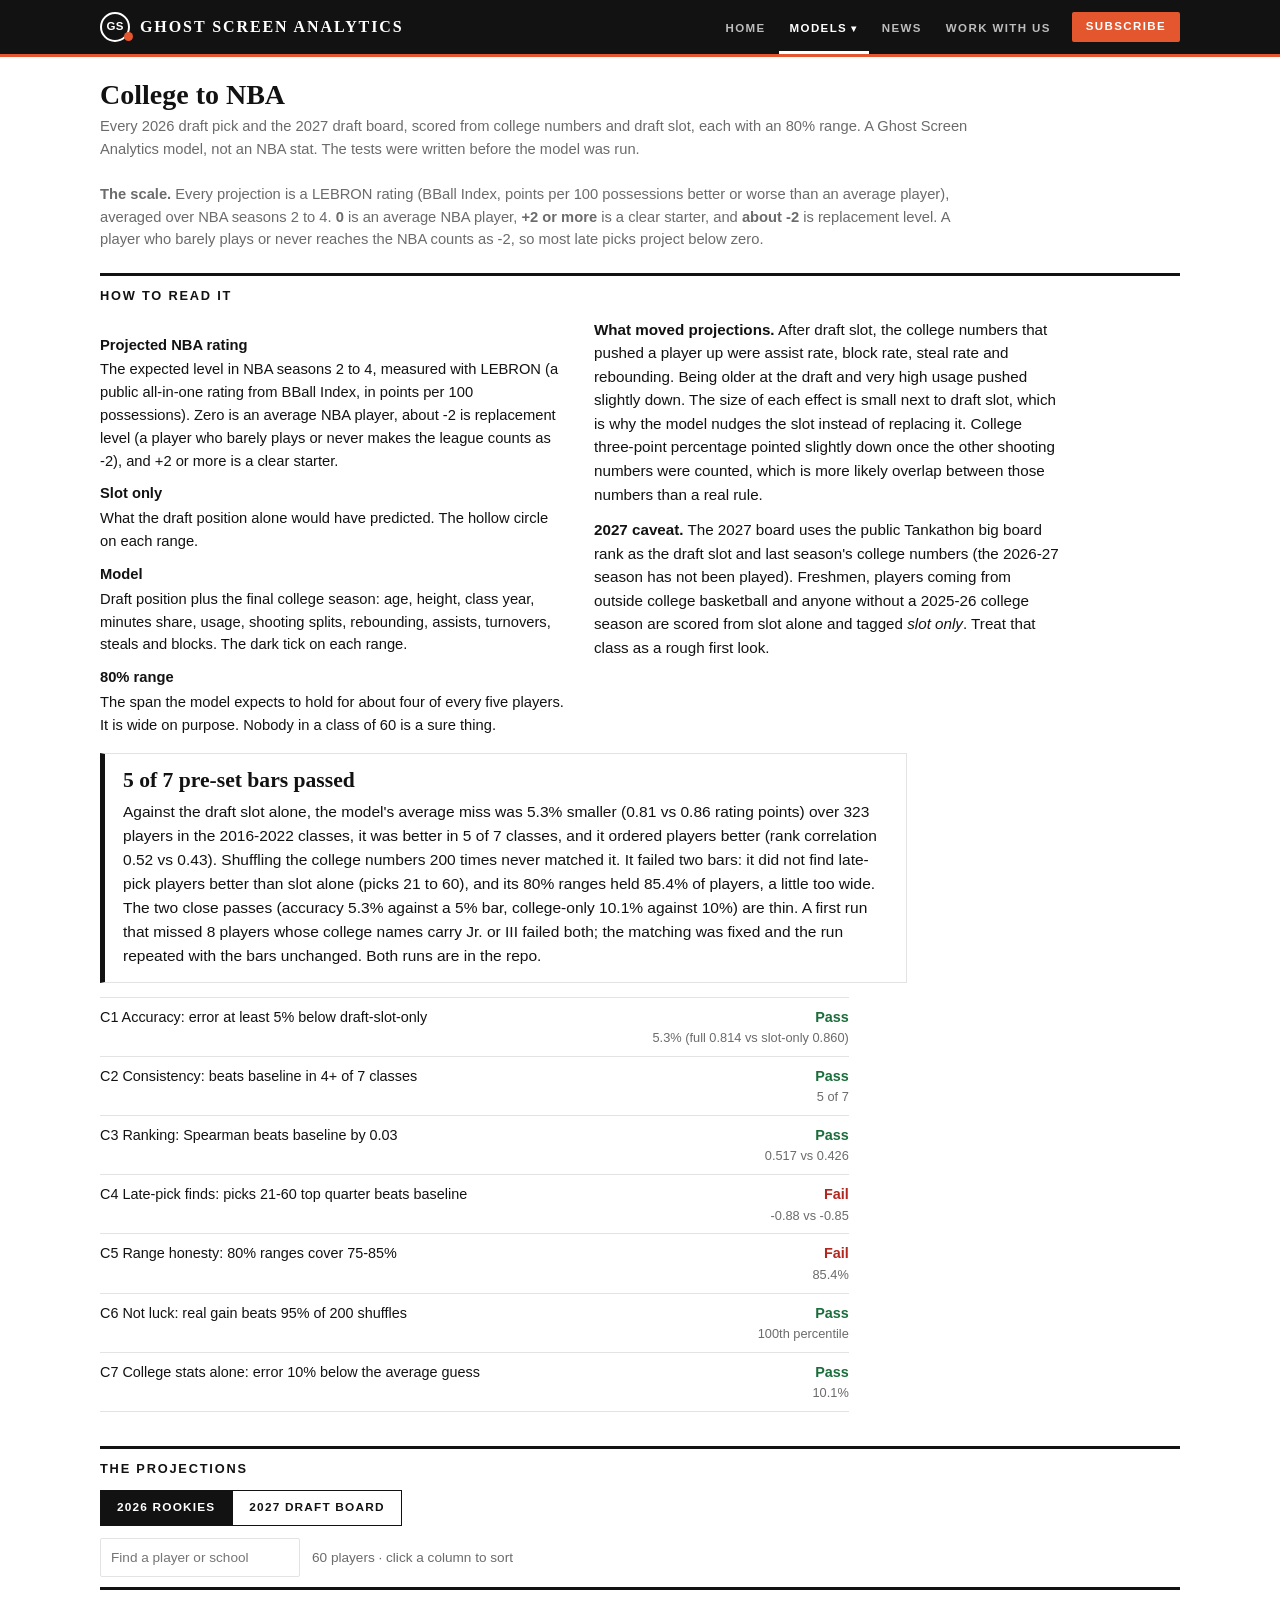
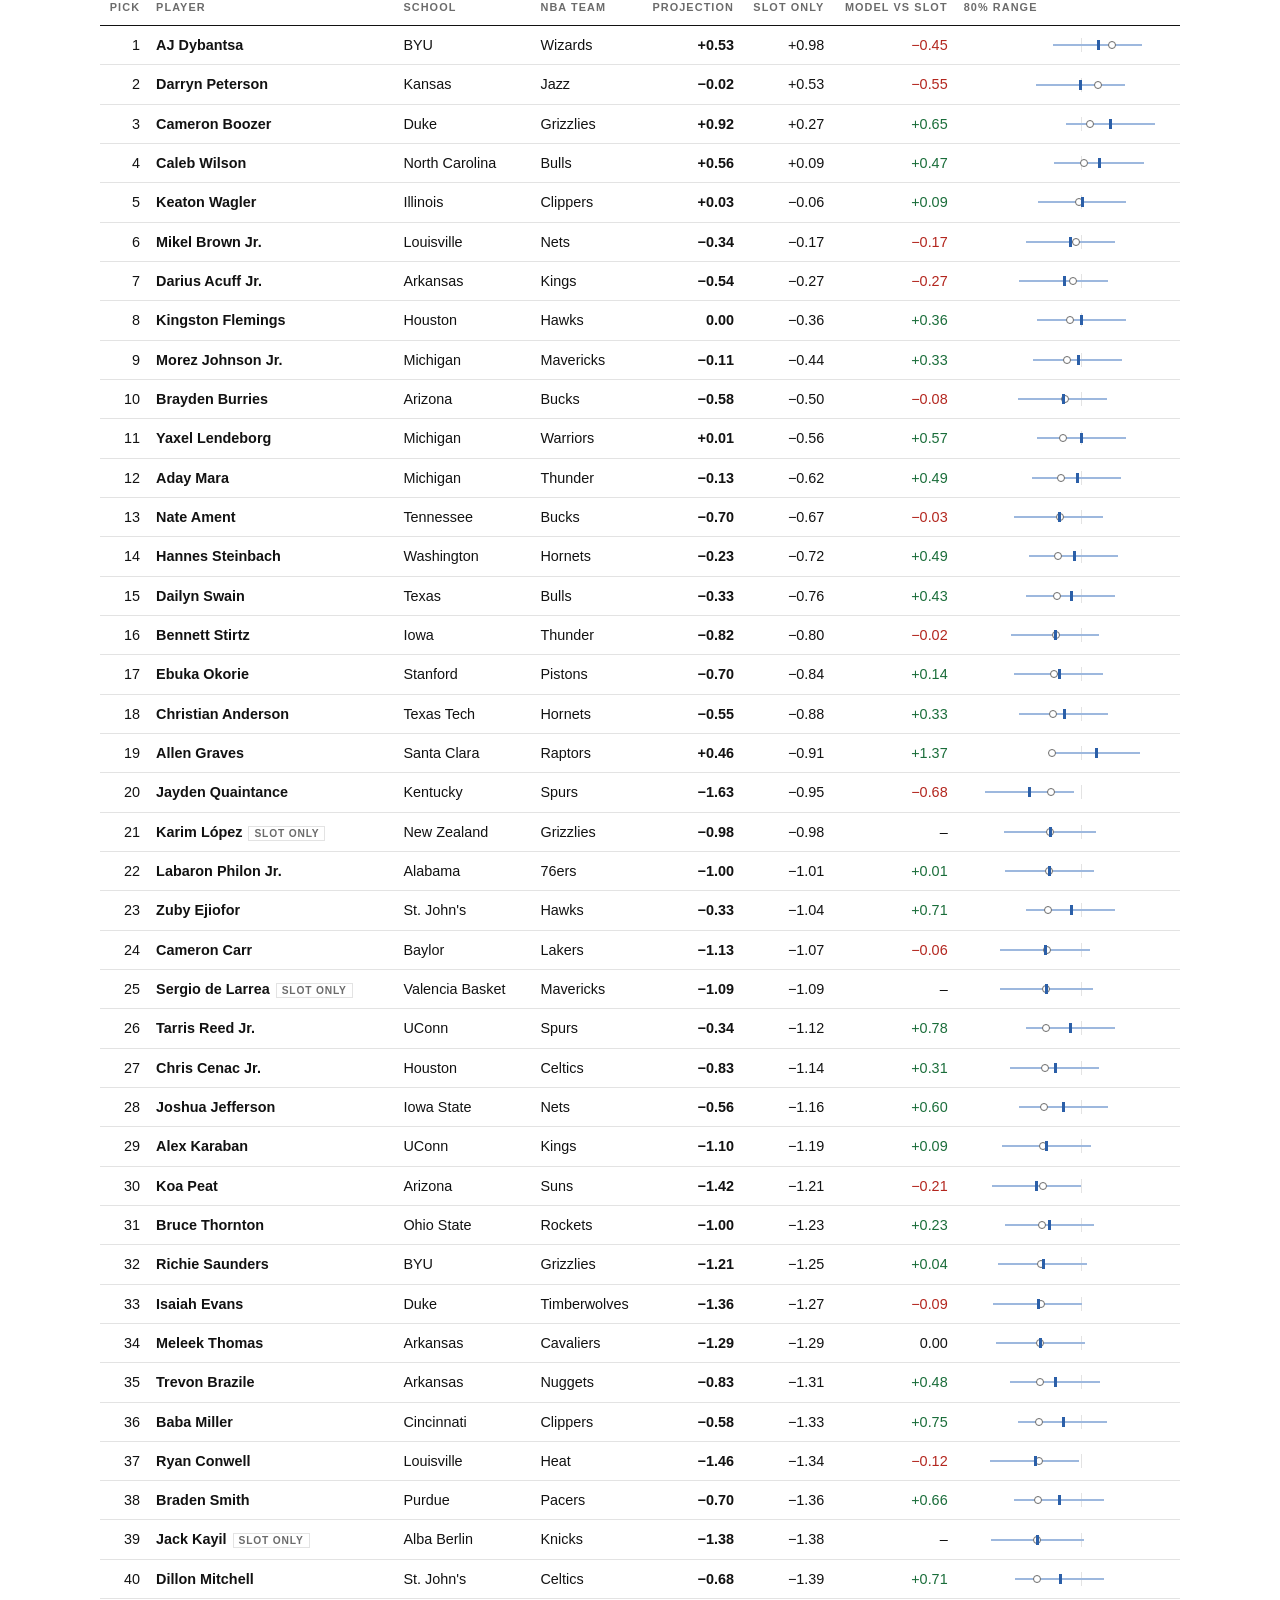
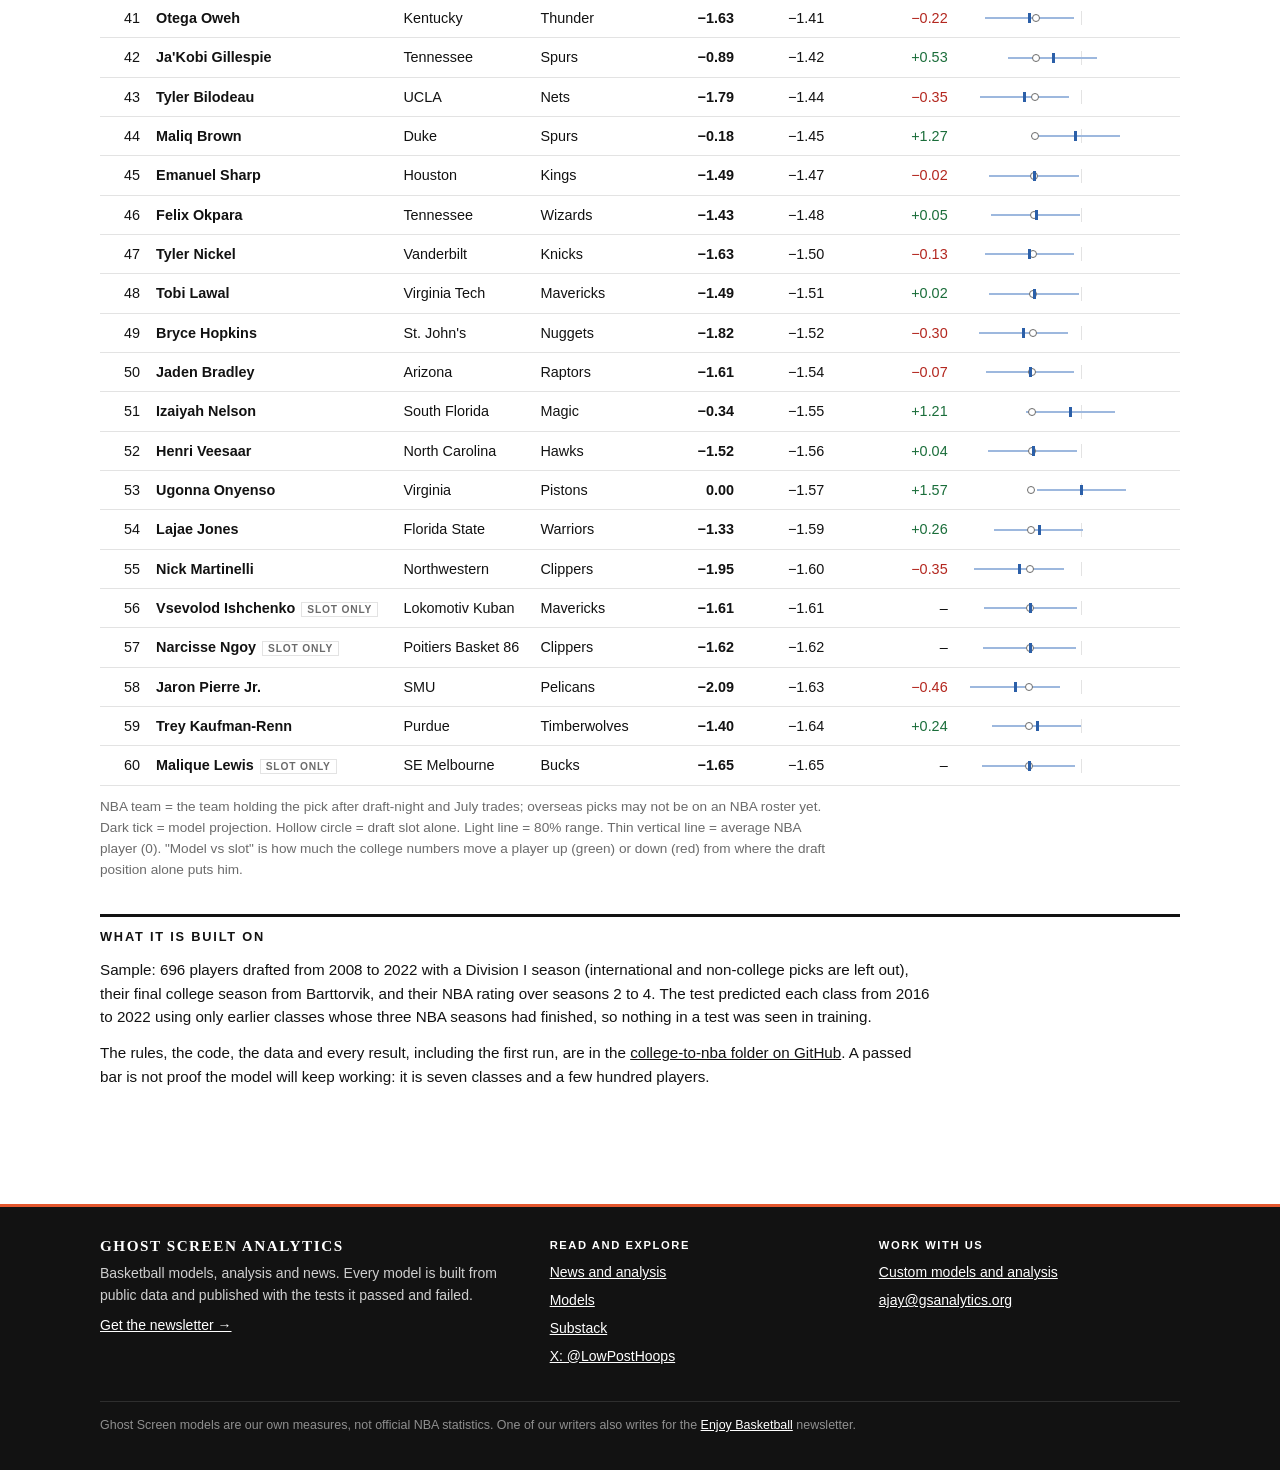
<file: college/index.html>
<!doctype html>
<html lang="en">
<head>
<meta charset="utf-8">
<meta name="viewport" content="width=device-width, initial-scale=1">
<title>College to NBA | Ghost Screen Analytics</title>
<meta name="description" content="Every 2026 draft pick and the 2027 draft board, scored from college numbers and draft slot, with an 80% range and the tests the model passed and failed.">
<style>
:root{--bg:#ffffff;--ink:#121212;--mute:#6b6b6b;--line:#e3e3e3;--soft:#f5f5f4;--rule:#121212;--ok:#1a6d3a;--hot:#b3261e;--bar:#2b5fa8;--bar2:#9db8de}
@media (prefers-color-scheme:dark){:root:not([data-theme="light"]){--bg:#121212;--ink:#f2f2f2;--mute:#a0a0a0;--line:#2e2e2e;--soft:#1c1c1c;--rule:#f2f2f2;--ok:#6fd08c;--hot:#ff8a80;--bar:#7fb0ee;--bar2:#35506f}}
:root[data-theme="dark"]{--bg:#121212;--ink:#f2f2f2;--mute:#a0a0a0;--line:#2e2e2e;--soft:#1c1c1c;--rule:#f2f2f2;--ok:#6fd08c;--hot:#ff8a80;--bar:#7fb0ee;--bar2:#35506f}
*{box-sizing:border-box}
body{margin:0;background:var(--bg);color:var(--ink);font:16px/1.55 -apple-system,BlinkMacSystemFont,"Helvetica Neue",Arial,sans-serif}
main{max-width:1120px;margin:0 auto;padding:22px 20px 64px}
h1{font:700 1.75rem/1.15 Georgia,"Times New Roman",serif;margin:0 0 4px}
.dek{font-size:.92rem;color:var(--mute);margin:0 0 22px;max-width:60em}
h2{font:700 .8rem/1.2 -apple-system,BlinkMacSystemFont,"Helvetica Neue",Arial,sans-serif;text-transform:uppercase;letter-spacing:.14em;margin:34px 0 14px;padding-top:12px;border-top:3px solid var(--rule)}
.verdict{border:1px solid var(--line);border-left:5px solid var(--rule);padding:14px 18px;max-width:52em;font-size:.97rem}
.verdict b.big{display:block;font:700 1.35rem/1.2 Georgia,"Times New Roman",serif;margin-bottom:6px}
.bars{list-style:none;margin:14px 0 0;padding:0;max-width:52em;font-size:.9rem}
.bars li{display:flex;justify-content:space-between;gap:14px;padding:8px 0;border-bottom:1px solid var(--line)}
.bars li:first-child{border-top:1px solid var(--line)}
.bars .r{white-space:nowrap;font-weight:700;text-align:right}
.bars small{display:block;color:var(--mute);font-weight:400;font-size:.8rem}
.pass{color:var(--ok)}.fail{color:var(--hot)}
.tabs{display:flex;gap:0;margin:0 0 12px;flex-wrap:wrap}
.tabs button{font:600 .74rem/1 -apple-system,Helvetica,Arial,sans-serif;letter-spacing:.1em;text-transform:uppercase;padding:11px 16px;border:1px solid var(--ink);background:var(--bg);color:var(--ink);cursor:pointer}
.tabs button[aria-pressed=true]{background:var(--ink);color:var(--bg)}
.tools{display:flex;gap:12px;align-items:center;flex-wrap:wrap;margin:0 0 10px;font-size:.85rem;color:var(--mute)}
.tools input{font:inherit;padding:8px 10px;border:1px solid var(--line);background:var(--bg);color:var(--ink);min-width:200px;border-radius:2px}
.wrap{overflow-x:auto;border-top:3px solid var(--rule)}
table{border-collapse:collapse;width:100%;min-width:760px;font-size:.9rem}
th{font-size:.68rem;text-transform:uppercase;letter-spacing:.1em;text-align:left;padding:9px 8px;border-bottom:1px solid var(--ink);cursor:pointer;white-space:nowrap;user-select:none;color:var(--mute)}
th:hover{color:var(--ink)}
td{padding:8px;border-bottom:1px solid var(--line);vertical-align:middle}
td.n,th.n{text-align:right;font-variant-numeric:tabular-nums}
td.p{font-weight:700}
.tag{font-size:.64rem;text-transform:uppercase;letter-spacing:.08em;color:var(--mute);border:1px solid var(--line);padding:1px 5px;margin-left:6px;white-space:nowrap}
.rng{position:relative;height:14px;width:200px;min-width:200px}
.rng i{position:absolute;top:6px;height:2px;background:var(--bar2)}
.rng b{position:absolute;top:2px;width:3px;height:10px;background:var(--bar);margin-left:-1px}
.rng u{position:absolute;top:3px;width:8px;height:8px;border:1.5px solid var(--mute);border-radius:50%;margin-left:-4px;background:var(--bg)}
.rng s{position:absolute;top:0;height:14px;width:1px;background:var(--line)}
.up{color:var(--ok)}.dn{color:var(--hot)}
.note{font-size:.85rem;color:var(--mute);max-width:54em;margin:10px 0 0}
.cols{display:grid;grid-template-columns:repeat(2,minmax(0,1fr));gap:28px;max-width:60em}
@media(max-width:760px){.cols{grid-template-columns:minmax(0,1fr)}}
.cols p,.txt p{margin:0 0 12px;font-size:.95rem}
.txt{max-width:52em}
dt{font-weight:700;margin-top:10px;font-size:.92rem}dd{margin:2px 0 0;font-size:.92rem}
a{color:var(--ink)}
</style>
<link rel="stylesheet" href="../assets/site.css">
<link rel="icon" href="../assets/icon.svg">
</head>
<body>
<header class="mast"><div><a class="brand" href="../"><span class="mk">GS</span>Ghost Screen Analytics</a><nav><a href="../">Home</a><div class="dd on"><a href="../models/">Models</a><div class="menu"><a href="../forecast/">Season Forecast<small>1,000,000 seasons, every day</small></a><a href="../defense/">Three Gates<small>Rim protection explorer</small></a><a href="../durability/">Load &amp; Durability<small>Who misses games, and why</small></a><a href="../college/" aria-current="page">College to NBA<small>Draft prospects, scored</small></a><a href="../breakout/">Breakout<small>Who is about to improve</small></a><a href="../aging/">Aging Curve<small>Who is about to decline</small></a><a href="../lineups/">Lineup Chemistry<small>Do five beat the sum of their parts</small></a><a href="../low-post-franchise-index/">Franchise Index<small>Who built it, who won it</small></a><a href="../joy/">Joy Rankings<small>The most fun games, rebuilt your way</small></a><a href="../clutch/">Clutch<small>Who delivers when it's close</small></a><a class="all" href="../models/">All models and their tests</a></div></div><a href="../news/">News</a><a href="../work/">Work with us</a><a class="sub" href="https://ghostscreenanalytics.substack.com/subscribe">Subscribe</a></nav></div></header>
<main>
<h1>College to NBA</h1>
<p class="dek">Every 2026 draft pick and the 2027 draft board, scored from college numbers and draft slot, each with an 80% range. A Ghost Screen Analytics model, not an NBA stat. The tests were written before the model was run.</p>
<p class="dek" id="scale"><b>The scale.</b> Every projection is a LEBRON rating (BBall Index, points per 100 possessions better or worse than an average player), averaged over NBA seasons 2 to 4. <b>0</b> is an average NBA player, <b>+2 or more</b> is a clear starter, and <b>about -2</b> is replacement level. A player who barely plays or never reaches the NBA counts as -2, so most late picks project below zero.</p>

<h2 style="margin-top:6px">How to read it</h2>
<div class="cols">
 <div>
  <dl>
   <dt>Projected NBA rating</dt><dd>The expected level in NBA seasons 2 to 4, measured with LEBRON (a public all-in-one rating from BBall Index, in points per 100 possessions). Zero is an average NBA player, about -2 is replacement level (a player who barely plays or never makes the league counts as -2), and +2 or more is a clear starter.</dd>
   <dt>Slot only</dt><dd>What the draft position alone would have predicted. The hollow circle on each range.</dd>
   <dt>Model</dt><dd>Draft position plus the final college season: age, height, class year, minutes share, usage, shooting splits, rebounding, assists, turnovers, steals and blocks. The dark tick on each range.</dd>
   <dt>80% range</dt><dd>The span the model expects to hold for about four of every five players. It is wide on purpose. Nobody in a class of 60 is a sure thing.</dd>
  </dl>
 </div>
 <div class="txt">
  <p id="learned"></p>
  <p><b>2027 caveat.</b> The 2027 board uses the public Tankathon big board rank as the draft slot and last season's college numbers (the 2026-27 season has not been played). Freshmen, players coming from outside college basketball and anyone without a 2025-26 college season are scored from slot alone and tagged <em>slot only</em>. Treat that class as a rough first look.</p>
 </div>
</div>

<div class="verdict" id="verdict">Loading results…</div>
<ul class="bars" id="bars"></ul>

<h2>The projections</h2>
<div class="tabs" role="group" aria-label="Class">
 <button id="t26" aria-pressed="true">2026 rookies</button><button id="t27" aria-pressed="false">2027 draft board</button>
</div>
<div class="tools"><input id="q" type="search" placeholder="Find a player or school" aria-label="Find a player or school"><span id="cap"></span></div>
<div class="wrap"><table id="tb"><thead></thead><tbody></tbody></table></div>
<p class="note" id="legend"></p>

<h2>What it is built on</h2>
<div class="txt">
 <p>Sample: <span id="nall"></span> players drafted from 2008 to 2022 with a Division I season (international and non-college picks are left out), their final college season from Barttorvik, and their NBA rating over seasons 2 to 4. The test predicted each class from 2016 to 2022 using only earlier classes whose three NBA seasons had finished, so nothing in a test was seen in training.</p>
 <p>The rules, the code, the data and every result, including the first run, are in the <a href="https://github.com/TheLowPostHoops/ghost-screen-analytics/tree/main/college-to-nba">college-to-nba folder on GitHub</a>. A passed bar is not proof the model will keep working: it is seven classes and a few hundred players.</p>
</div>
</main>
<script>
const $=id=>document.getElementById(id),LO=-3.7,HI=2.6,W=200,x=v=>Math.max(0,Math.min(W,(v-LO)/(HI-LO)*W));
let D,mode='r26',sortK=null,sortDir=1;
const f2=v=>(v>0?'+':'')+v.toFixed(2).replace('-','−');
const cols={r26:[['pick','Pick',1],['player','Player',0],['school','School',0],['team','NBA team',0],['proj_final','Projection',1],['slot_only','Slot only',1],['d','Model vs slot',1],['rng','80% range',0]],
            r27:[['rank','Rank',1],['player','Player',0],['school','School',0],['proj_final','Projection',1],['slot_only','Slot only',1],['d','Model vs slot',1],['rng','80% range',0]]};
function rows(){const a=mode==='r26'?D.rookies:D.board;return a.map(r=>({...r,d:r.proj_final-r.slot_only}))}
function render(){
 const c=cols[mode],kk=mode==='r26'?'pick':'rank',q=$('q').value.trim().toLowerCase();
 let a=rows().filter(r=>!q||(r.player+' '+r.school).toLowerCase().includes(q));
 const sk=sortK||kk;a.sort((p,q2)=>{const u=p[sk],v=q2[sk];return (typeof u==='string'?u.localeCompare(v):u-v)*sortDir*(sk===kk||sk==='player'||sk==='school'?1:1)});
 $('tb').tHead.innerHTML='<tr>'+c.map(([k,l,n])=>`<th class="${n?'n':''}" data-k="${k}">${l}${sortK===k?(sortDir>0?' ▲':' ▼'):''}</th>`).join('')+'</tr>';
 $('tb').tBodies[0].innerHTML=a.map(r=>`<tr><td class="n">${r[kk]}</td><td class="p">${r.player}${r.college_data?'':'<span class="tag">slot only</span>'}</td><td>${r.school}</td>${mode==='r26'?`<td>${r.team}</td>`:''}<td class="n p">${f2(r.proj_final)}</td><td class="n">${f2(r.slot_only)}</td><td class="n ${r.d>0.005?'up':r.d<-0.005?'dn':''}">${r.college_data?f2(r.d):'–'}</td><td><div class="rng" title="80% range ${f2(r.lo80)} to ${f2(r.hi80)}"><s style="left:${x(0)}px"></s><i style="left:${x(r.lo80)}px;width:${x(r.hi80)-x(r.lo80)}px"></i><u style="left:${x(r.slot_only)}px"></u><b style="left:${x(r.proj_final)}px"></b></div></td></tr>`).join('');
 $('cap').textContent=a.length+' players · click a column to sort';
 $('legend').innerHTML='NBA team = the team holding the pick after draft-night and July trades; overseas picks may not be on an NBA roster yet. Dark tick = model projection. Hollow circle = draft slot alone. Light line = 80% range. Thin vertical line = average NBA player (0). "Model vs slot" is how much the college numbers move a player up (green) or down (red) from where the draft position alone puts him.'+(mode==='r27'?' Slot = rank on the public big board.':'');
 document.querySelectorAll('th').forEach(t=>t.onclick=()=>{const k=t.dataset.k;if(k==='rng')return;if(sortK===k)sortDir=-sortDir;else{sortK=k;sortDir=(k==='player'||k==='school'||k==='pick'||k==='rank')?1:-1}render()});
}
fetch('data.json?'+Date.now()).then(r=>r.json()).then(d=>{D=d;
 const np=d.bars.filter(b=>b.passed).length;
 $('verdict').innerHTML=`<b class="big">${np} of ${d.bars.length} pre-set bars passed</b>${d.verdict}`;
 $('bars').innerHTML=d.bars.map(b=>`<li><span>${b.bar}</span><span class="r ${b.passed?'pass':'fail'}">${b.passed?'Pass':'Fail'}<small>${b.result}</small></span></li>`).join('');
 $('learned').innerHTML=d.learned;$('nall').textContent=d.n_all;
 render();
}).catch(()=>{$('verdict').textContent='Results could not be loaded.'});
$('t26').onclick=()=>{mode='r26';sortK=null;sortDir=1;$('t26').setAttribute('aria-pressed',true);$('t27').setAttribute('aria-pressed',false);if(D)render()};
$('t27').onclick=()=>{mode='r27';sortK=null;sortDir=1;$('t27').setAttribute('aria-pressed',false);$('t27').setAttribute('aria-pressed',true);$('t26').setAttribute('aria-pressed',false);if(D)render()};
$('q').oninput=()=>D&&render();
</script>
<footer class="gsa-foot"><div><div><b>Ghost Screen Analytics</b><p>Basketball models, analysis and news. Every model is built from public data and published with the tests it passed and failed.</p><p><a href="https://ghostscreenanalytics.substack.com/subscribe">Get the newsletter →</a></p></div><div><h4>Read and explore</h4><ul><li><a href="../news/">News and analysis</a></li><li><a href="../models/">Models</a></li><li><a href="https://ghostscreenanalytics.substack.com">Substack</a></li><li><a href="https://x.com/LowPostHoops">X: @LowPostHoops</a></li></ul></div><div><h4>Work with us</h4><ul><li><a href="../work/">Custom models and analysis</a></li><li><a href="mailto:ajay@gsanalytics.org">ajay@gsanalytics.org</a></li></ul></div><p class="fine">Ghost Screen models are our own measures, not official NBA statistics. One of our writers also writes for the <a href="https://enjoybasketball.beehiiv.com">Enjoy Basketball</a> newsletter.</p></div></footer>
</body>
</html>
</file>
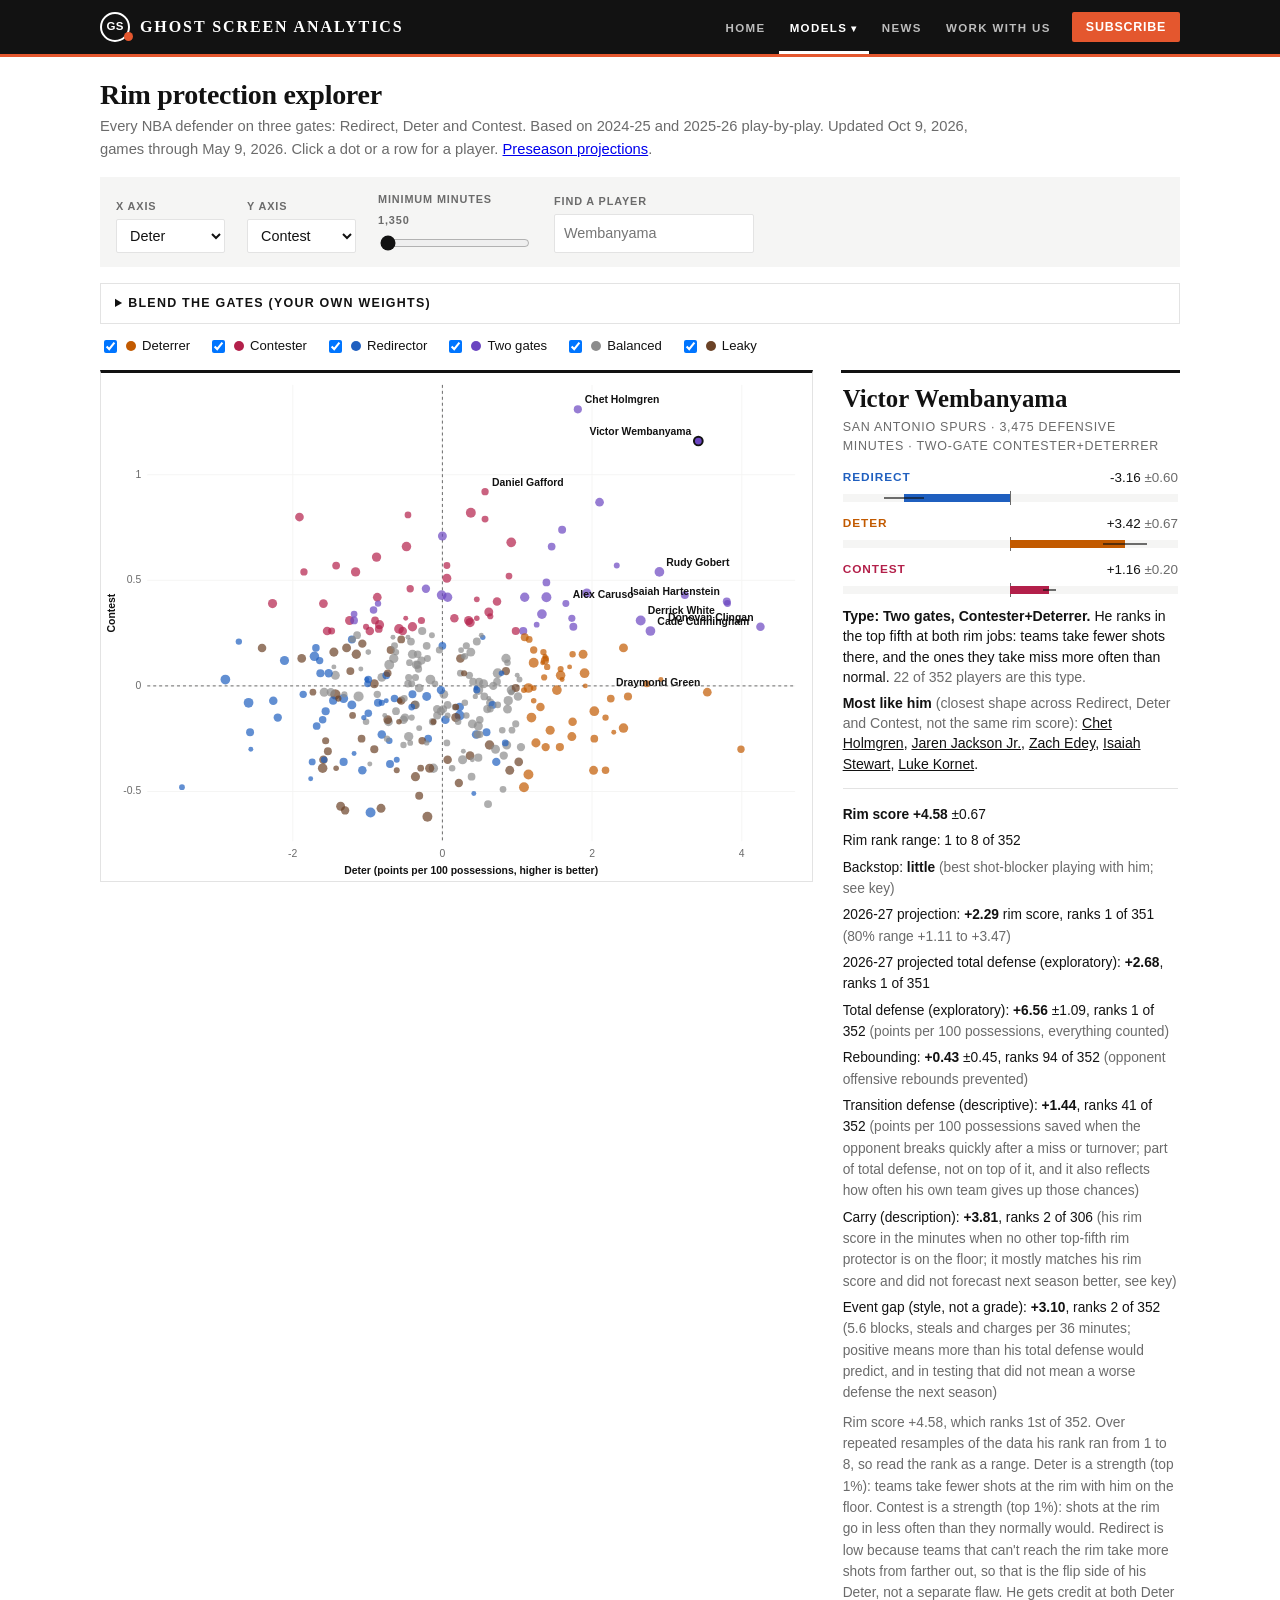
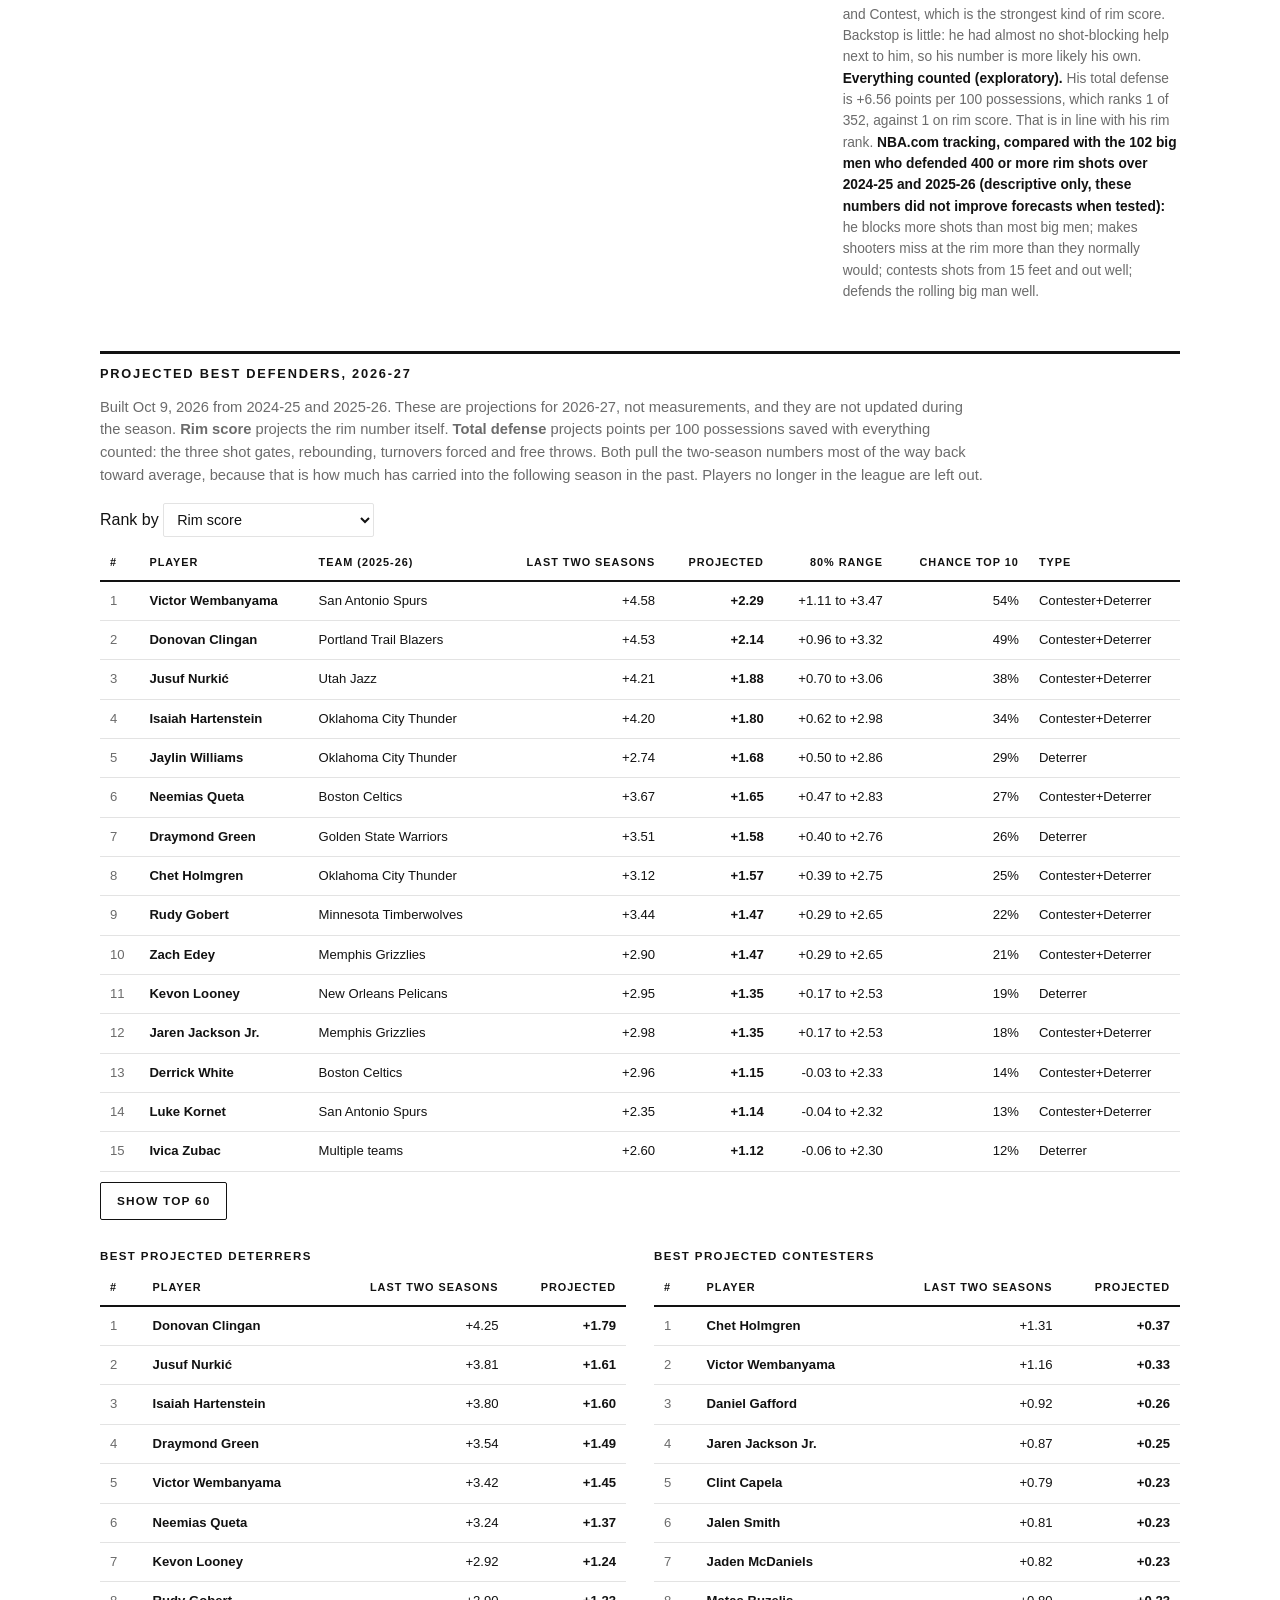
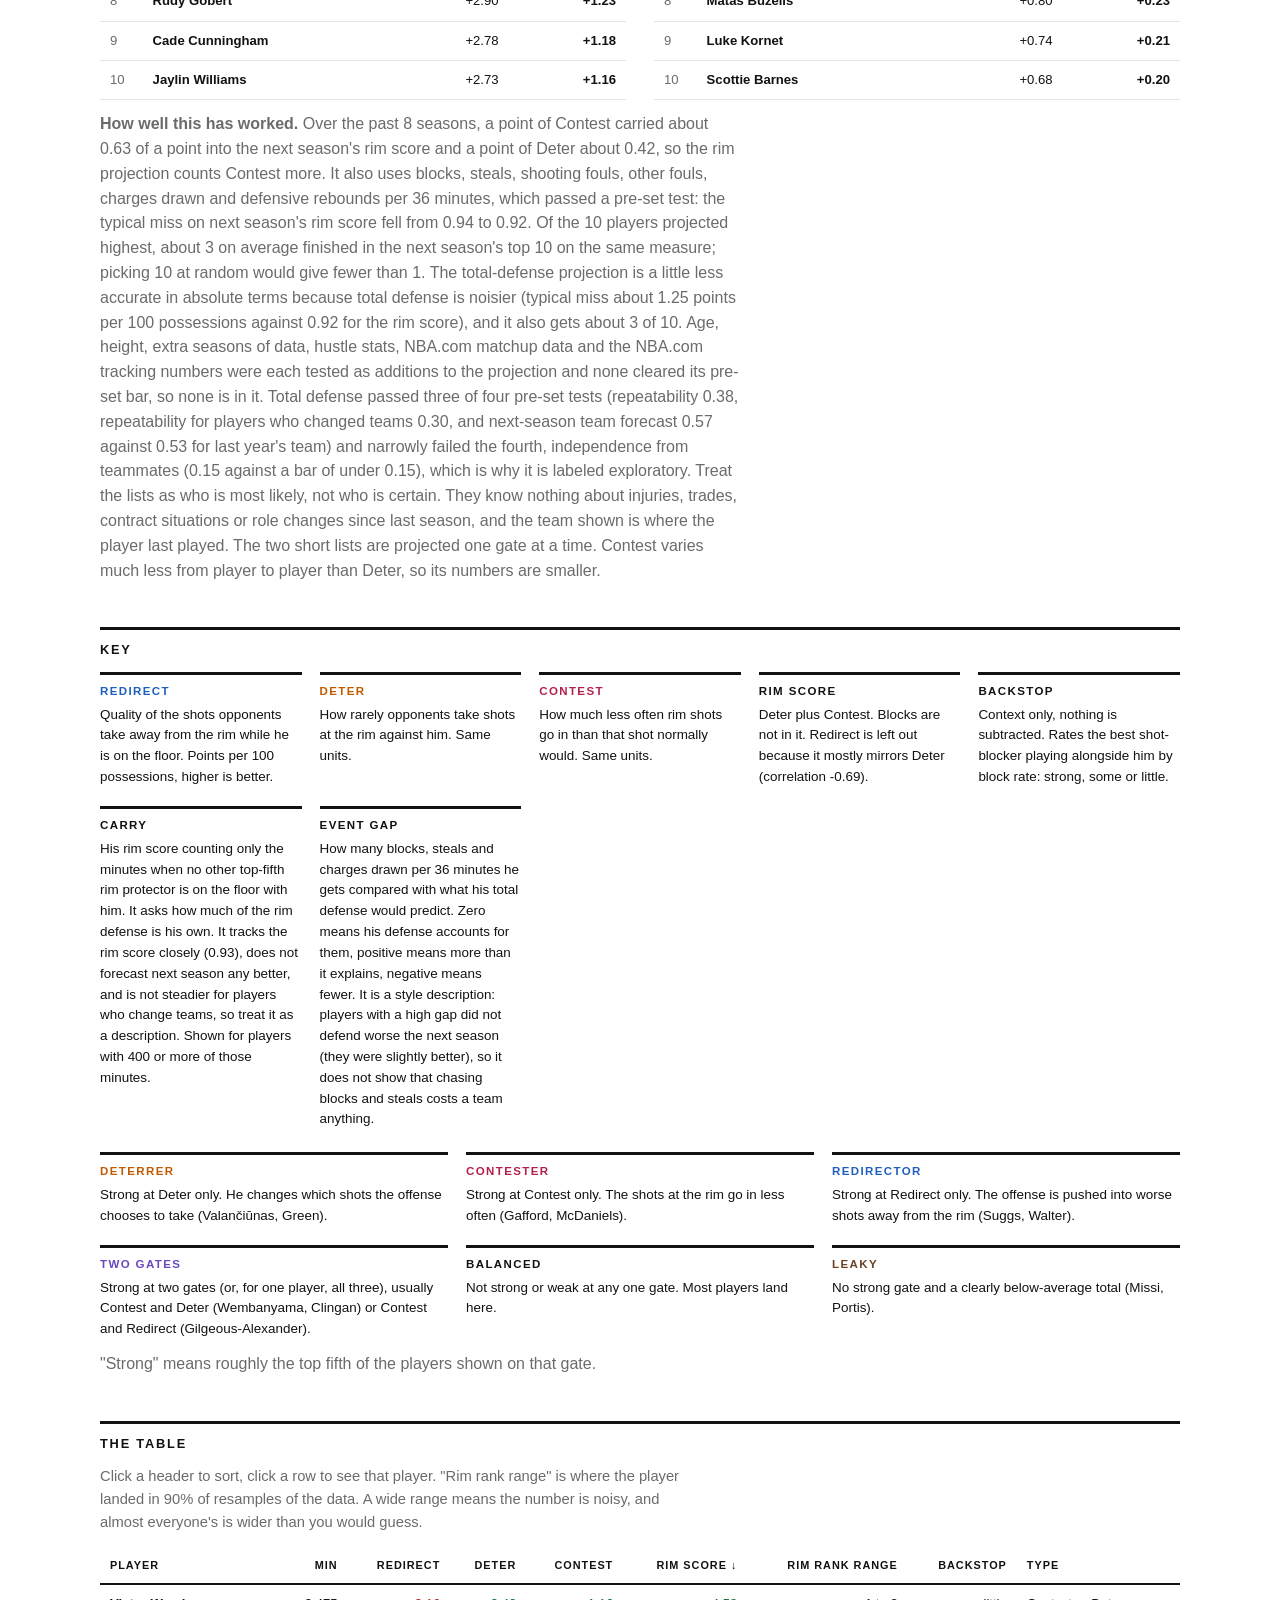
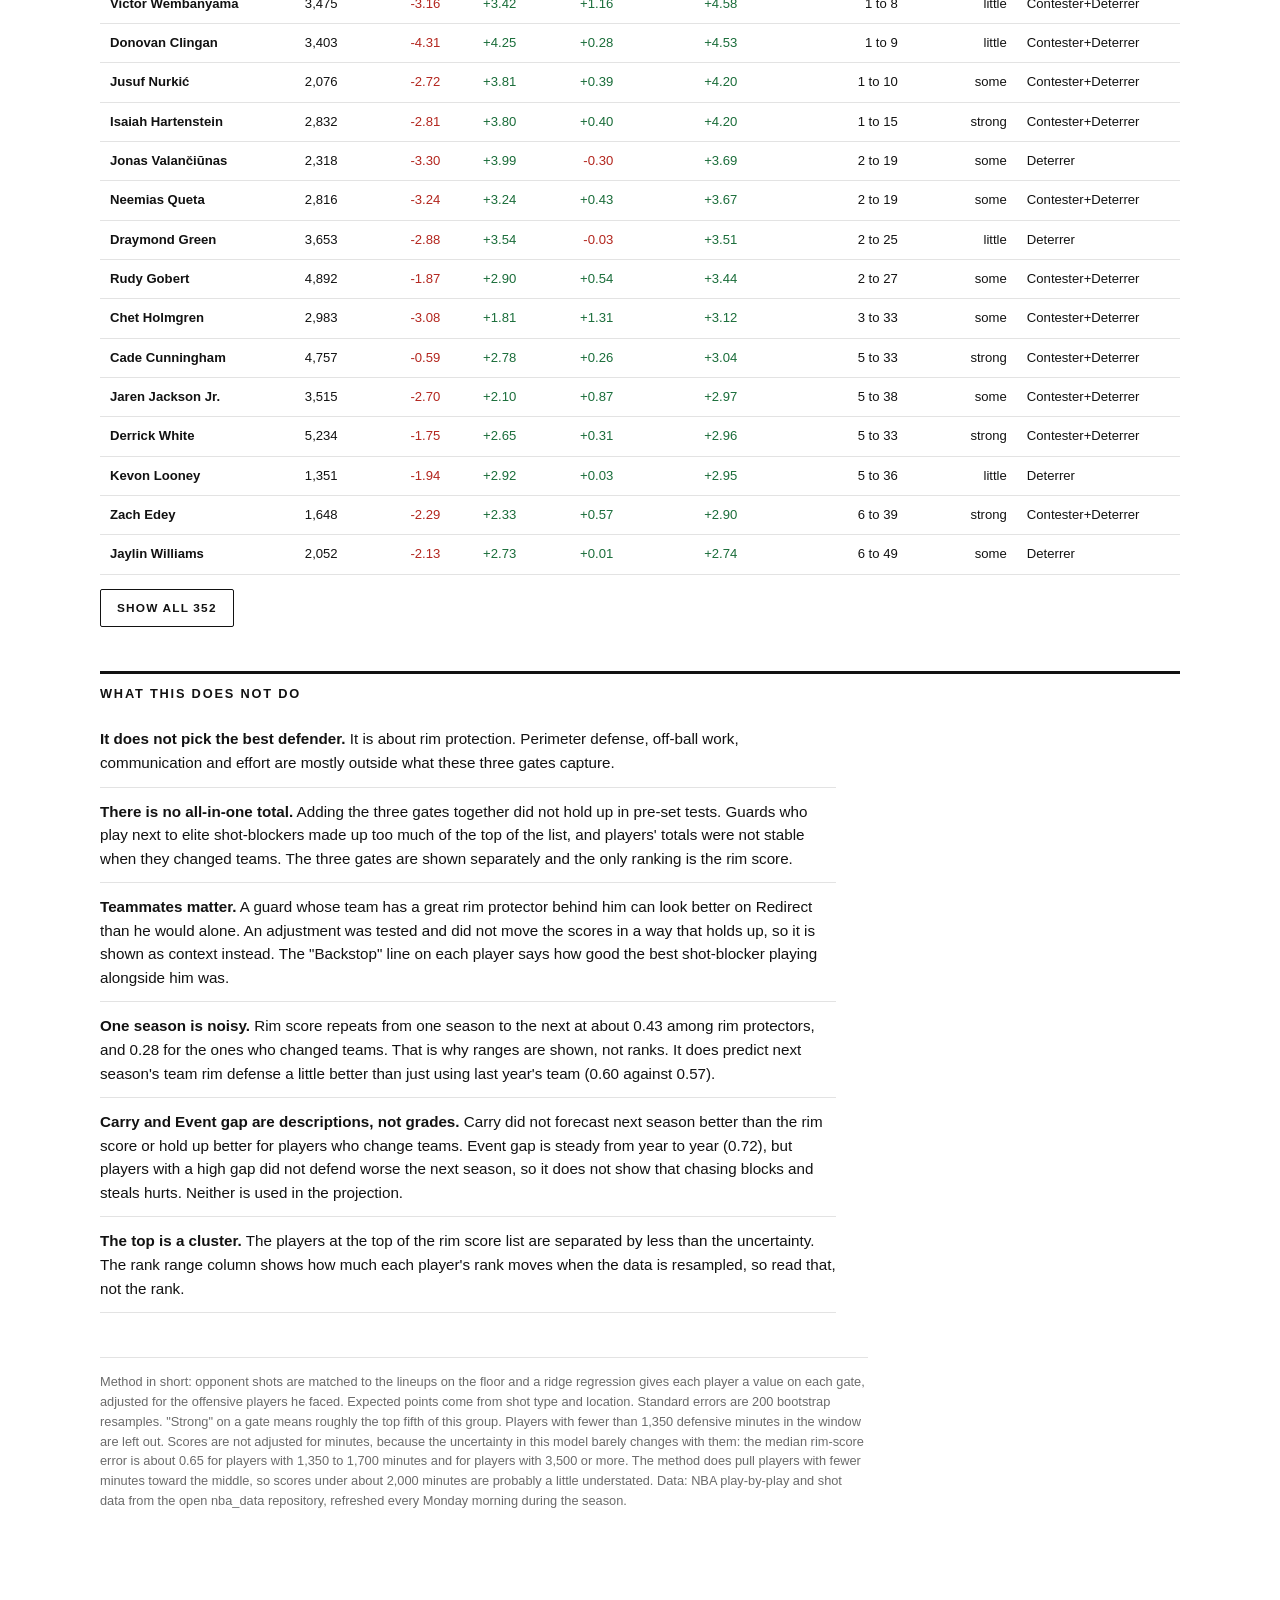
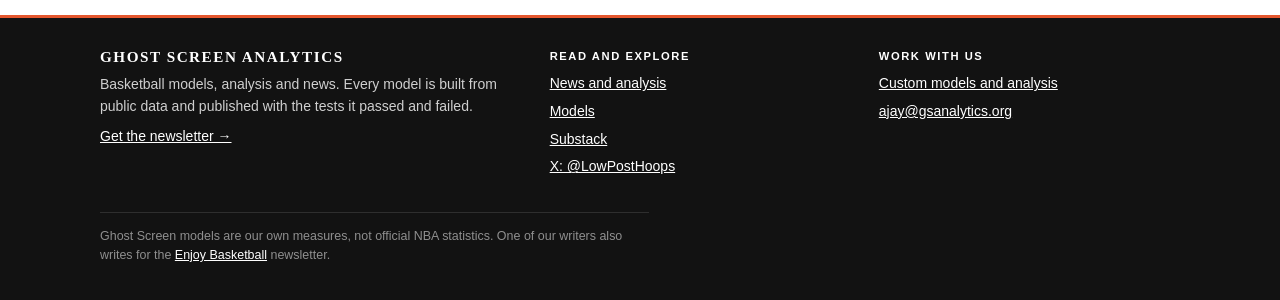
<file: defense/index.html>
<!doctype html>
<html lang="en">
<head>
<meta charset="utf-8">
<meta name="viewport" content="width=device-width, initial-scale=1">
<title>Three Gates: rim protection explorer</title>
<meta name="description" content="Rim protection is three skills, not one. Explore redirect, deter and contest for NBA defenders, two seasons of play-by-play, updated weekly during the season.">
<style>
:root{--bg:#ffffff;--ink:#121212;--mute:#6b6b6b;--line:#e3e3e3;--soft:#f5f5f4;--rule:#121212;--red:#1f5fbf;--det:#c25a00;--con:#b3204a;--two:#6b46c1;--bal:#8c8c8c;--leak:#b3261e;--pos:#1a6d3a;--lk:#6b4226}
@media (prefers-color-scheme:dark){:root{--bg:#121212;--ink:#f2f2f2;--mute:#a0a0a0;--line:#2e2e2e;--soft:#1c1c1c;--rule:#f2f2f2;--red:#6ea2f0;--det:#f0a040;--con:#f06f98;--two:#a58be8;--bal:#8c8c8c;--leak:#ff8a80;--pos:#6fd08c;--lk:#d2a679}}
*{box-sizing:border-box}
html{-webkit-text-size-adjust:100%}
body{margin:0;background:var(--bg);color:var(--ink);font:16px/1.55 -apple-system,BlinkMacSystemFont,"Helvetica Neue",Arial,sans-serif}
main{max-width:1120px;margin:0 auto;padding:22px 20px 64px}
h1{font:700 1.75rem/1.15 Georgia,"Times New Roman",serif;margin:0 0 4px;letter-spacing:-.01em}
.dek{font-size:.92rem;color:var(--mute);margin:0 0 16px;max-width:60em}
h2{font:700 .8rem/1.2 -apple-system,BlinkMacSystemFont,"Helvetica Neue",Arial,sans-serif;text-transform:uppercase;letter-spacing:.14em;margin:44px 0 14px;padding-top:12px;border-top:3px solid var(--rule)}
p{margin:0 0 14px;max-width:44em}
.mono,.small{font-family:inherit}
@media(max-width:760px){h1{font-size:1.45rem}}
.r{color:var(--red)}.d{color:var(--det)}.c{color:var(--con)}
.ctl{display:flex;flex-wrap:wrap;gap:12px 22px;align-items:flex-end;margin:16px 0;padding:14px 16px;background:var(--soft);font-size:.82rem}
.ctl label{display:flex;flex-direction:column;gap:4px;color:var(--mute);font-weight:600;text-transform:uppercase;letter-spacing:.08em;font-size:.68rem}
select,input[type=text]{font:inherit;font-size:.9rem;text-transform:none;letter-spacing:0;font-weight:400;padding:7px 9px;border:1px solid var(--line);background:var(--bg);color:var(--ink);border-radius:2px}
input[type=range]{width:150px;accent-color:var(--ink)}
details{border:1px solid var(--line);padding:10px 14px;margin:12px 0;font-size:.88rem}
summary{cursor:pointer;font-weight:700;font-size:.78rem;text-transform:uppercase;letter-spacing:.1em}
.sl{display:flex;flex-wrap:wrap;gap:12px 24px;margin-top:12px}
.sl label{display:flex;flex-direction:column;gap:4px;font-size:.78rem;color:var(--mute)}
.sl label b{color:var(--ink)}
.types{display:flex;flex-wrap:wrap;gap:6px 18px;margin:8px 0 14px;font-size:.82rem}
.types label{display:flex;gap:6px;align-items:center;color:var(--ink)}
.sw{width:10px;height:10px;display:inline-block;border-radius:50%}
.grid{display:grid;grid-template-columns:minmax(0,2.1fr) minmax(0,1fr);gap:28px;align-items:start}
@media(max-width:820px){.grid{grid-template-columns:minmax(0,1fr)}}
svg{width:100%;display:block;border:1px solid var(--line);border-top:3px solid var(--rule);background:var(--bg)}
svg text{font-family:-apple-system,BlinkMacSystemFont,"Helvetica Neue",Arial,sans-serif;font-size:10.5px;fill:var(--mute)}
svg .lab{fill:var(--ink);font-weight:600}
.grid-l{stroke:var(--soft)}.zero{stroke:var(--mute);stroke-dasharray:3 3}
#card{border-top:3px solid var(--rule);padding:12px 2px 0;font-size:.92rem}
.sim{cursor:pointer;color:var(--ink);text-decoration:underline;text-decoration-color:var(--rule)}.sim:hover{text-decoration-color:var(--ink)}.tp{font-size:.88rem;margin:12px 0 2px;line-height:1.45}.tp div{margin:5px 0}
#card h3{margin:0;font:700 1.55rem/1.15 Georgia,"Times New Roman",serif}
.sub{color:var(--mute);font-size:.78rem;text-transform:uppercase;letter-spacing:.06em;margin:4px 0 12px}
.bar{margin:12px 0}.bar .t{display:flex;justify-content:space-between;font-size:.84rem}
.bar .t b{text-transform:uppercase;letter-spacing:.08em;font-size:.74rem}
.bar .t span{font-variant-numeric:tabular-nums}
.rail{position:relative;height:8px;background:var(--soft);margin-top:5px}
.rail i{position:absolute;top:0;bottom:0}.rail b{position:absolute;left:50%;top:-3px;bottom:-3px;width:1px;background:var(--mute)}
.rail u{position:absolute;top:3px;height:2px;background:var(--ink);opacity:.6}
.kv{font-size:.86rem;margin-top:14px;border-top:1px solid var(--line);padding-top:10px}
.kv div{margin:5px 0}
.tablewrap{overflow-x:auto;margin-top:8px}
table{border-collapse:collapse;width:100%;font-size:.82rem;min-width:760px;font-variant-numeric:tabular-nums}
th,td{padding:9px 10px;text-align:right;border-bottom:1px solid var(--line);white-space:nowrap}
th:first-child,td:first-child,th:last-child,td:last-child{text-align:left}
th{cursor:pointer;color:var(--ink);font-weight:700;font-size:.68rem;text-transform:uppercase;letter-spacing:.09em;border-bottom:2px solid var(--rule);user-select:none;position:sticky;top:0;background:var(--bg)}
td:first-child{font-weight:600}
tbody tr{cursor:pointer}tbody tr:hover{background:var(--soft)}
.pos{color:var(--pos)}.neg{color:var(--leak)}
button{font:inherit;font-size:.74rem;font-weight:700;text-transform:uppercase;letter-spacing:.1em;border:1px solid var(--ink);background:var(--bg);color:var(--ink);padding:9px 16px;cursor:pointer;margin-top:14px;border-radius:2px}
button:hover{background:var(--ink);color:var(--bg)}
#tip{position:fixed;display:none;pointer-events:none;background:#121212;color:#fff;padding:7px 10px;font-size:12px;line-height:1.4;z-index:5;border-radius:2px}
ul.l{margin:0 0 12px;padding-left:0;list-style:none;max-width:46em}ul.l li{margin:0;padding:12px 0;border-bottom:1px solid var(--line);font-size:.95rem}
.foot{color:var(--mute);font-size:.8rem;margin-top:44px;border-top:1px solid var(--line);padding-top:14px;max-width:60em}
.key{display:grid;grid-template-columns:repeat(5,minmax(0,1fr));gap:18px;margin:6px 0 0}
.key.k3{grid-template-columns:repeat(3,minmax(0,1fr));margin-top:22px}
.key>div{min-width:0;border-top:3px solid var(--rule);padding-top:8px;font-size:.84rem;color:var(--ink)}
.key b{display:block;font-size:.72rem;text-transform:uppercase;letter-spacing:.12em;margin-bottom:4px}
@media(max-width:900px){.key,.key.k3{grid-template-columns:repeat(2,minmax(0,1fr))}}
@media(max-width:520px){.key,.key.k3{grid-template-columns:minmax(0,1fr)}}
#pt td:nth-child(2),#pt th:nth-child(2),#pt td:nth-child(3),#pt th:nth-child(3){text-align:left}
#pt td:nth-child(2){font-weight:600}#pt td:first-child{font-weight:400;color:var(--mute)}
#pmore{margin-top:10px}
.two{display:grid;grid-template-columns:repeat(2,minmax(0,1fr));gap:28px;margin-top:30px}
@media(max-width:820px){.two{grid-template-columns:minmax(0,1fr)}}
.two h3{font:700 .72rem/1.2 -apple-system,BlinkMacSystemFont,"Helvetica Neue",Arial,sans-serif;text-transform:uppercase;letter-spacing:.12em;margin:0 0 6px}
.gt{min-width:0}.gt th{cursor:default;position:static}.gt tbody tr{cursor:default}
.gt td:nth-child(2),.gt th:nth-child(2){text-align:left}.gt td:last-child,.gt th:last-child{text-align:right}.gt td:first-child{color:var(--mute);font-weight:400}.gt td:nth-child(2){font-weight:600}
</style>
<link rel="stylesheet" href="../assets/site.css">
<link rel="icon" href="../assets/icon.svg">
</head>
<body>
<header class="mast"><div><a class="brand" href="../"><span class="mk">GS</span>Ghost Screen Analytics</a><nav><a href="../">Home</a><div class="dd on"><a href="../models/">Models</a><div class="menu"><a href="../forecast/">Season Forecast<small>1,000,000 seasons, every day</small></a><a href="../defense/" aria-current="page">Three Gates<small>Rim protection explorer</small></a><a href="../durability/">Load &amp; Durability<small>Who misses games, and why</small></a><a href="../college/">College to NBA<small>Draft prospects, scored</small></a><a href="../breakout/">Breakout<small>Who is about to improve</small></a><a href="../aging/">Aging Curve<small>Who is about to decline</small></a><a href="../lineups/">Lineup Chemistry<small>Do five beat the sum of their parts</small></a><a href="../low-post-franchise-index/">Franchise Index<small>Who built it, who won it</small></a><a href="../joy/">Joy Rankings<small>The most fun games, rebuilt your way</small></a><a href="../clutch/">Clutch<small>Who delivers when it's close</small></a><a class="all" href="../models/">All models and their tests</a></div></div><a href="../news/">News</a><a href="../work/">Work with us</a><a class="sub" href="https://ghostscreenanalytics.substack.com/subscribe">Subscribe</a></nav></div></header>
<main>
<h1>Rim protection explorer</h1>
<p class="dek" id="dek"></p>
<div class="ctl">
 <label>X axis<select id="xs"></select></label>
 <label>Y axis<select id="ys"></select></label>
 <label>Minimum minutes <span id="mmv">1,350</span><input id="mm" type="range" min="1350" max="4500" step="50" value="1350"></label>
 <label>Find a player<input id="q" type="text" placeholder="Wembanyama"></label>
</div>
<details id="bl"><summary>Blend the gates (your own weights)</summary>
 <div class="sl">
  <label class="mono"><span>Redirect weight <b id="wrv">0.0</b></span><input id="wr" type="range" min="0" max="2" step="0.1" value="0"></label>
  <label class="mono"><span>Deter weight <b id="wdv">1.0</b></span><input id="wd" type="range" min="0" max="2" step="0.1" value="1"></label>
  <label class="mono"><span>Contest weight <b id="wcv">1.0</b></span><input id="wc" type="range" min="0" max="2" step="0.1" value="1"></label>
  <label class="mono"><span>Presets</span><select id="pre"><option value="0,1,1">Rim score (default)</option><option value="1,1,1">All three equal</option><option value="0,1,0">Deter only</option><option value="0,0,1">Contest only</option><option value="1,0,0">Redirect only</option></select></label>
 </div>
 <p class="small" style="margin:10px 0 0;color:var(--mute)">This makes a number called "Your blend" that you can put on either axis. It is whatever you weight it to be. Players are not ranked by an all-in-one total, and the reasons are at the bottom.</p>
</details>
<div class="types" id="types"></div>

<div class="grid">
 <div><svg id="plot" role="img" aria-label="Scatter plot of NBA defenders on the chosen gates"></svg></div>
 <div id="card"></div>
</div>

<h2 id="proj">Projected best defenders, <span id="pseason"></span></h2>
<div id="pwrap" hidden>
<p class="dek" id="pdek"></p>
<p class="small" style="margin:0 0 8px">Rank by <select id="pby"><option value="rim">Rim score</option><option value="tot">Total defense (exploratory)</option></select></p>
<div class="tablewrap"><table id="pt"><thead></thead><tbody></tbody></table></div>
<button id="pmore"></button>
<div class="two" id="pgates"></div>
<p class="small" id="pnote" style="margin:12px 0 0;color:var(--mute);max-width:72ch"></p>
</div>

<h2>Key</h2>
<div class="key">
<div><b class="r">Redirect</b>Quality of the shots opponents take away from the rim while he is on the floor. Points per 100 possessions, higher is better.</div>
<div><b class="d">Deter</b>How rarely opponents take shots at the rim against him. Same units.</div>
<div><b class="c">Contest</b>How much less often rim shots go in than that shot normally would. Same units.</div>
<div><b>Rim score</b>Deter plus Contest. Blocks are not in it. Redirect is left out because it mostly mirrors Deter (correlation -0.69).</div>
<div><b>Backstop</b>Context only, nothing is subtracted. Rates the best shot-blocker playing alongside him by block rate: strong, some or little.</div>
<div><b>Carry</b>His rim score counting only the minutes when no other top-fifth rim protector is on the floor with him. It asks how much of the rim defense is his own. It tracks the rim score closely (0.93), does not forecast next season any better, and is not steadier for players who change teams, so treat it as a description. Shown for players with 400 or more of those minutes.</div>
<div><b>Event gap</b>How many blocks, steals and charges drawn per 36 minutes he gets compared with what his total defense would predict. Zero means his defense accounts for them, positive means more than it explains, negative means fewer. It is a style description: players with a high gap did not defend worse the next season (they were slightly better), so it does not show that chasing blocks and steals costs a team anything.</div>
</div>
<div class="key k3">
<div><b class="d">Deterrer</b>Strong at Deter only. He changes which shots the offense chooses to take (Valančiūnas, Green).</div>
<div><b class="c">Contester</b>Strong at Contest only. The shots at the rim go in less often (Gafford, McDaniels).</div>
<div><b class="r">Redirector</b>Strong at Redirect only. The offense is pushed into worse shots away from the rim (Suggs, Walter).</div>
<div><b style="color:var(--two)">Two gates</b>Strong at two gates (or, for one player, all three), usually Contest and Deter (Wembanyama, Clingan) or Contest and Redirect (Gilgeous-Alexander).</div>
<div><b>Balanced</b>Not strong or weak at any one gate. Most players land here.</div>
<div><b style="color:var(--lk)">Leaky</b>No strong gate and a clearly below-average total (Missi, Portis).</div>
</div>
<p class="small" style="margin:12px 0 0;color:var(--mute)">"Strong" means roughly the top fifth of the players shown on that gate.</p>

<h2>The table</h2>
<p style="color:var(--mute);max-width:72ch;font-size:.92rem">Click a header to sort, click a row to see that player. "Rim rank range" is where the player landed in 90% of resamples of the data. A wide range means the number is noisy, and almost everyone's is wider than you would guess.</p>
<div class="tablewrap"><table id="tb"><thead></thead><tbody></tbody></table></div>
<button id="more"></button>

<h2>What this does not do</h2>
<ul class="l">
<li><b>It does not pick the best defender.</b> It is about rim protection. Perimeter defense, off-ball work, communication and effort are mostly outside what these three gates capture.</li>
<li><b>There is no all-in-one total.</b> Adding the three gates together did not hold up in pre-set tests. Guards who play next to elite shot-blockers made up too much of the top of the list, and players' totals were not stable when they changed teams. The three gates are shown separately and the only ranking is the rim score.</li>
<li><b>Teammates matter.</b> A guard whose team has a great rim protector behind him can look better on Redirect than he would alone. An adjustment was tested and did not move the scores in a way that holds up, so it is shown as context instead. The "Backstop" line on each player says how good the best shot-blocker playing alongside him was.</li>
<li><b>One season is noisy.</b> Rim score repeats from one season to the next at about 0.43 among rim protectors, and 0.28 for the ones who changed teams. That is why ranges are shown, not ranks. It does predict next season's team rim defense a little better than just using last year's team (0.60 against 0.57).</li>
<li><b>Carry and Event gap are descriptions, not grades.</b> Carry did not forecast next season better than the rim score or hold up better for players who change teams. Event gap is steady from year to year (0.72), but players with a high gap did not defend worse the next season, so it does not show that chasing blocks and steals hurts. Neither is used in the projection.</li>
<li><b>The top is a cluster.</b> The players at the top of the rim score list are separated by less than the uncertainty. The rank range column shows how much each player's rank moves when the data is resampled, so read that, not the rank.</li>
</ul>

<div class="foot" id="foot"></div>
</main>
<div id="tip"></div>
<script type="module">
const J=await (await fetch('../data/players.json?'+Date.now())).json();
const TEAMS=J.teams, ARCH=J.arch, M=J.meta;
let PJ=null; try{PJ=await (await fetch('../data/projection.json?'+Date.now())).json()}catch(e){}
const D=J.rows.map(a=>({name:a[0],team:TEAMS[a[1]],mins:a[2],redirect:a[3],deter:a[4],contest:a[5],rse:a[6],dse:a[7],cse:a[8],rimse:a[9],lo:a[10],hi:a[11],ma:a[12],arch:ARCH[a[13]],tot:a[14],totse:a[15],reb:a[16],rebse:a[17],tov:a[18],ft:a[19],tr:a[20],ca:a[21],eg:a[22],e36:a[23]}));
D.forEach(d=>{d.rim=+(d.deter+d.contest).toFixed(3)});
let TK=null; try{TK=await (await fetch('../data/tracking.json?'+Date.now())).json()}catch(e){}
const TKM={};let NBIG=0;
if(TK){
 const C=TK.meta.cols,ix=k=>C.indexOf(k),rows=TK.rows.map(r=>{const o={};C.forEach((c,i)=>o[c]=r[i]);o.dconv=o.dreb_chances>0?o.dreb/o.dreb_chances:null;return o});
 const big=rows.filter(o=>o.rim6_fga>=400);NBIG=big.length;
 const M2=[['rim6_diff',0,0,'makes shooters miss at the rim more than they normally would','lets shooters make more rim shots than they normally would'],
  ['dconv',1,0,'turns a high share of defensive-rebound chances into rebounds','secures a low share of his defensive-rebound chances'],
  ['post_ppp',0,40,'defends post-ups well','gives up a lot of points in post-ups'],
  ['roll_ppp',0,40,'defends the rolling big man well','gives up a lot of points to the rolling big man in pick-and-roll'],
  ['pnrbh_ppp',0,60,'holds up when switched onto the ball handler','struggles when switched onto the ball handler'],
  ['spot_ppp',0,150,'guards spot-up shooters well','gives up a lot of points on spot-up shots (closeouts)'],
  ['out15_diff',0,250,'contests shots from 15 feet and out well','lets shooters hit more than normal from 15 feet and out'],
  ['def_mph',1,0,'moves faster than most big men on defense','is slower than most big men on defense'],
  ['pf36',0,0,'rarely fouls for a big man','fouls a lot for a big man'],
  ['blk36',1,0,'blocks more shots than most big men','blocks fewer shots than most big men']];
 const posk={post_ppp:'post_poss',roll_ppp:'roll_poss',pnrbh_ppp:'pnrbh_poss',spot_ppp:'spot_poss',out15_diff:'out15_fga'};
 big.forEach(o=>{o.good=[];o.bad=[];for(const [k,hi,minp,g,b] of M2){const v=o[k];if(v==null||(minp&&o[posk[k]]<minp))continue;const pool=big.filter(q=>q[k]!=null&&(!minp||q[posk[k]]>=minp));const worse=pool.filter(q=>hi?q[k]<v:q[k]>v).length/pool.length;if(worse>=.8)o.good.push([worse,g]);else if(worse<=.2)o.bad.push([worse,b])}o.good.sort((a,b)=>b[0]-a[0]);o.bad.sort((a,b)=>a[0]-b[0]);o.big=true});
 const nn=z=>z.normalize('NFD').replace(/[\u0300-\u036f]/g,'').toLowerCase();rows.forEach(o=>TKM[nn(o.name)]=o);
}
const AX={redirect:{n:'Redirect',c:'--red'},deter:{n:'Deter',c:'--det'},contest:{n:'Contest',c:'--con'},rim:{n:'Rim score',c:'--ink'},blend:{n:'Your blend',c:'--ink'}};
const GROUPS=[['Deterrer',['Deterrer'],'--det'],['Contester',['Contester'],'--con'],['Redirector',['Redirector'],'--red'],['Two gates',['Two-gate Contester+Deterrer','Two-gate Contester+Redirector','Three-gate'],'--two'],['Balanced',['Balanced'],'--bal'],['Leaky',['Leaky'],'--lk']];
const NAMED=['Rudy Gobert','Victor Wembanyama','Chet Holmgren','Draymond Green','Daniel Gafford','Alex Caruso','Donovan Clingan','Isaiah Hartenstein','Cade Cunningham','Derrick White'];
const st={x:'deter',y:'contest',min:1350,q:'',sel:'Victor Wembanyama',on:new Set(GROUPS.map(g=>g[0])),sort:'rim',dir:-1,all:false};
const W={r:0,d:1,c:1};
const $=id=>document.getElementById(id);
const css=v=>getComputedStyle(document.documentElement).getPropertyValue(v).trim();
const f2=v=>(v>0?'+':'')+v.toFixed(2);
const nm=s=>s.normalize('NFD').replace(/[̀-ͯ]/g,'').toLowerCase();
function groupOf(a){return GROUPS.find(g=>g[1].includes(a))}
function blend(){D.forEach(d=>{d.blend=W.r*d.redirect+W.d*d.deter+W.c*d.contest})}
function vis(){const q=nm(st.q.trim());return D.filter(d=>d.mins>=st.min&&st.on.has(groupOf(d.arch)[0])&&(!q||nm(d.name).includes(q)))}
function ticks(lo,hi){const raw=(hi-lo)/6,p=Math.pow(10,Math.floor(Math.log10(raw))),m=[1,2,5,10].find(m=>m*p>=raw)*p,o=[];for(let v=Math.ceil(lo/m)*m;v<=hi+1e-9;v+=m)o.push(+v.toFixed(6));return o}
function backstop(ma){return ma>=0.9?'strong':ma>=0.3?'some':'little'}
function plot(){
 const svg=$('plot'),w0=svg.clientWidth||640,H=Math.max(360,Math.min(520,w0*.72));
 svg.setAttribute('viewBox','0 0 '+w0+' '+H);svg.setAttribute('height',H);
 const m={l:44,r:14,t:12,b:40},w=w0-m.l-m.r,h=H-m.t-m.b;
 const pad=a=>{const lo=Math.min(...a),hi=Math.max(...a),p=(hi-lo)*.06;return[lo-p,hi+p]};
 const [x0,x1]=pad(D.map(d=>d[st.x])),[y0,y1]=pad(D.map(d=>d[st.y]));
 const X=v=>m.l+(v-x0)/(x1-x0)*w,Y=v=>m.t+h-(v-y0)/(y1-y0)*h;let s='';
 ticks(x0,x1).forEach(t=>{s+='<line class="grid-l" x1="'+X(t)+'" x2="'+X(t)+'" y1="'+m.t+'" y2="'+(m.t+h)+'"/><text x="'+X(t)+'" y="'+(H-24)+'" text-anchor="middle">'+t+'</text>'});
 ticks(y0,y1).forEach(t=>{s+='<line class="grid-l" y1="'+Y(t)+'" y2="'+Y(t)+'" x1="'+m.l+'" x2="'+(m.l+w)+'"/><text x="'+(m.l-6)+'" y="'+(Y(t)+3)+'" text-anchor="end">'+t+'</text>'});
 if(x0<0&&x1>0)s+='<line class="zero" x1="'+X(0)+'" x2="'+X(0)+'" y1="'+m.t+'" y2="'+(m.t+h)+'"/>';
 if(y0<0&&y1>0)s+='<line class="zero" y1="'+Y(0)+'" y2="'+Y(0)+'" x1="'+m.l+'" x2="'+(m.l+w)+'"/>';
 s+='<text x="'+(m.l+w/2)+'" y="'+(H-7)+'" text-anchor="middle" class="lab">'+AX[st.x].n+' (points per 100 possessions, higher is better)</text>';
 s+='<text transform="translate(11 '+(m.t+h/2)+') rotate(-90)" text-anchor="middle" class="lab">'+AX[st.y].n+'</text>';
 const V=vis(),ids=new Set(V.map(d=>d.name));
 D.filter(d=>!ids.has(d.name)).forEach(d=>{s+='<circle cx="'+X(d[st.x])+'" cy="'+Y(d[st.y])+'" r="2.5" fill="'+css('--line')+'"/>'});
 const R=d=>2.5+Math.sqrt(Math.max(0,d.mins-1500))/24;
 V.slice().sort((a,b)=>b.mins-a.mins).forEach(d=>{const sel=d.name===st.sel;s+='<circle class="dot" data-n="'+d.name.replace(/"/g,'&quot;')+'" cx="'+X(d[st.x])+'" cy="'+Y(d[st.y])+'" r="'+R(d).toFixed(1)+'" fill="'+css(groupOf(d.arch)[2])+'" fill-opacity="'+(sel?1:.7)+'" '+(sel?'stroke="'+css('--ink')+'" stroke-width="2"':'')+'/>'});
 const lab=new Set(NAMED.map(nm));lab.add(nm(st.sel));
 V.filter(d=>lab.has(nm(d.name))).forEach(d=>{const x=X(d[st.x]),y=Y(d[st.y]),right=x<w0-120;s+='<text class="lab" x="'+(x+(right?7:-7))+'" y="'+(y-6)+'" text-anchor="'+(right?'start':'end')+'">'+d.name+'</text>'});
 svg.innerHTML=s;
 svg.querySelectorAll('.dot').forEach(el=>{
  el.addEventListener('click',()=>{st.sel=el.dataset.n;render()});
  el.addEventListener('mousemove',e=>{const d=D.find(p=>p.name===el.dataset.n),t=$('tip');t.style.display='block';t.style.left=Math.min(e.clientX+12,innerWidth-240)+'px';t.style.top=(e.clientY+12)+'px';t.innerHTML=d.name+'<br>Redirect '+f2(d.redirect)+' &middot; Deter '+f2(d.deter)+'<br>Contest '+f2(d.contest)+' &middot; Rim '+f2(d.rim)});
  el.addEventListener('mouseleave',()=>$('tip').style.display='none');
 });
}
function bar(k,label,cls,v,se){
 const mx=5,sc=x=>50+Math.max(-1,Math.min(1,x/mx))*50,a=sc(0),b=sc(v);
 return '<div class="bar"><div class="t"><b class="'+cls+'">'+label+'</b><span>'+f2(v)+' <span style="color:var(--mute)">&plusmn;'+se.toFixed(2)+'</span></span></div><div class="rail"><b></b><i style="left:'+Math.min(a,b)+'%;width:'+Math.abs(b-a)+'%;background:var('+AX[k].c+')"></i><u style="left:'+sc(v-se)+'%;width:'+(sc(v+se)-sc(v-se))+'%"></u></div></div>';
}

const TYPEX={'Deterrer':'He changes which shots the offense takes: teams go to the rim less often with him on the floor, and the shots that do go up are about average.','Contester':'Shots at the rim go in less often with him there, while teams still take about as many as usual.','Redirector':'Away from the rim, the offense ends up with worse shots than normal while he is on the floor.','Two-gate Contester+Deterrer':'He ranks in the top fifth at both rim jobs: teams take fewer shots there, and the ones they take miss more often than normal.','Two-gate Contester+Redirector':'He makes shots at the rim miss and pushes the offense into worse shots away from it.','Three-gate':'Strong at all three gates, which is rare.','Balanced':'No gate stands out, good or bad. That means about average, not poor, and it is where most players land.','Leaky':'No strong gate and a clearly below-average total. Treat it as a flag to look closer, not a verdict.'};
let ZC=null;
function simList(p){
 if(!ZC){const ks=['redirect','deter','contest'];const mu={},sd={};ks.forEach(k=>{const v=D.map(d=>d[k]);const m=v.reduce((a,b)=>a+b,0)/v.length;mu[k]=m;sd[k]=Math.sqrt(v.reduce((a,b)=>a+(b-m)*(b-m),0)/v.length)||1});ZC={ks,mu,sd}}
 const z=d=>ZC.ks.map(k=>(d[k]-ZC.mu[k])/ZC.sd[k]),zp=z(p);
 return D.filter(d=>d.name!==p.name).map(d=>{const q=z(d);return {d,dist:Math.sqrt(q.reduce((a,b,i)=>a+(b-zp[i])*(b-zp[i]),0))}}).sort((a,b)=>a.dist-b.dist).slice(0,5);
}
function typeBlock(p){
 const n=D.filter(d=>d.arch===p.arch).length,sim=simList(p);
 return '<div class="tp"><div><b style="color:var(--ink)">Type: '+p.arch.replace('Two-gate ','Two gates, ')+'.</b> '+(TYPEX[p.arch]||'')+' <span style="color:var(--mute)">'+n+' of '+D.length+' players are this type.</span></div>'+
 '<div><b style="color:var(--ink)">Most like him</b> <span style="color:var(--mute)">(closest shape across Redirect, Deter and Contest, not the same rim score):</span> '+sim.map(x=>'<span class="sim" data-n="'+x.d.name.replace(/"/g,'&quot;')+'">'+x.d.name+'</span>').join(', ')+'.</div></div>'}
function card(){
 const p=D.find(d=>d.name===st.sel);if(!p){$('card').innerHTML='<p class="sub">Pick a player.</p>';return}
 $('card').innerHTML='<h3>'+p.name+'</h3><div class="sub">'+p.team+' &middot; '+p.mins.toLocaleString()+' defensive minutes &middot; '+p.arch+'</div>'+
 bar('redirect','Redirect','r',p.redirect,p.rse)+bar('deter','Deter','d',p.deter,p.dse)+bar('contest','Contest','c',p.contest,p.cse)+
 typeBlock(p)+'<div class="kv"><div class="mono"><b>Rim score '+f2(p.rim)+'</b> &plusmn;'+p.rimse.toFixed(2)+'</div>'+
 '<div class="mono">Rim rank range: '+p.lo+' to '+p.hi+' of '+D.length+'</div>'+
 '<div class="mono">Backstop: <b>'+backstop(p.ma)+'</b> <span style="color:var(--mute)">(best shot-blocker playing with him; see key)</span></div>'+
 projLine(p)+totLine(p)+'<div style="margin-top:8px;color:var(--mute)">'+explain(p)+realLife(p)+'</div></div>';
 $('card').querySelectorAll('.sim').forEach(el=>el.addEventListener('click',()=>{st.sel=el.dataset.n;render()}));
}
function ordn(n){return n+(n%10==1&&n!=11?'st':n%10==2&&n!=12?'nd':n%10==3&&n!=13?'rd':'th')}
function totLine(p){
 if(p.tot==null)return '';
 const rt=D.filter(d=>d.tot>p.tot).length+1,rr=D.filter(d=>d.reb>p.reb).length+1;
 return '<div class="mono">Total defense (exploratory): <b>'+f2(p.tot)+'</b> &plusmn;'+p.totse.toFixed(2)+', ranks '+rt+' of '+D.length+' <span style="color:var(--mute)">(points per 100 possessions, everything counted)</span></div><div class="mono">Rebounding: <b>'+f2(p.reb)+'</b> &plusmn;'+p.rebse.toFixed(2)+', ranks '+rr+' of '+D.length+' <span style="color:var(--mute)">(opponent offensive rebounds prevented)</span></div>'+(p.tr!=null?'<div class="mono">Transition defense (descriptive): <b>'+f2(p.tr)+'</b>, ranks '+(D.filter(d=>d.tr>p.tr).length+1)+' of '+D.length+' <span style="color:var(--mute)">(points per 100 possessions saved when the opponent breaks quickly after a miss or turnover; part of total defense, not on top of it, and it also reflects how often his own team gives up those chances)</span></div>':'')+(p.ca!=null?'<div class="mono">Carry (description): <b>'+f2(p.ca)+'</b>, ranks '+(D.filter(d=>d.ca!=null&&d.ca>p.ca).length+1)+' of '+D.filter(d=>d.ca!=null).length+' <span style="color:var(--mute)">(his rim score in the minutes when no other top-fifth rim protector is on the floor; it mostly matches his rim score and did not forecast next season better, see key)</span></div>':'')+(p.eg!=null?'<div class="mono">Event gap (style, not a grade): <b>'+f2(p.eg)+'</b>, ranks '+(D.filter(d=>d.eg>p.eg).length+1)+' of '+D.length+' <span style="color:var(--mute)">('+p.e36.toFixed(1)+' blocks, steals and charges per 36 minutes; positive means more than his total defense would predict, and in testing that did not mean a worse defense the next season)</span></div>':'')
}
function realLife(p){
 if(p.tot==null)return '';
 const rkR=D.filter(d=>d.rim>p.rim).length+1,rkT=D.filter(d=>d.tot>p.tot).length+1;
 const net=p.redirect+p.deter+p.contest,oth=p.tot-(net+p.reb+p.tov+p.ft);
 const dr=[['his shot defense overall',net],['rebounding',p.reb],['forcing turnovers',p.tov],['free throws',p.ft],['everything else (fouls and shooting luck)',oth]];
 const neg=dr.filter(x=>x[1]<=-.5).sort((a,b)=>a[1]-b[1]).slice(0,2),pos=dr.filter(x=>x[1]>=.5).sort((a,b)=>b[1]-a[1]).slice(0,2);
 const fl=a=>a.map(x=>x[0]+' ('+f2(x[1])+')').join(' and ');
 let o=' <b style="color:var(--ink)">Everything counted (exploratory).</b> His total defense is '+f2(p.tot)+' points per 100 possessions, which ranks '+rkT+' of '+D.length+', against '+rkR+' on rim score.';
 if(rkT-rkR>=20)o+=' The rim numbers are '+(rkT-rkR>=50?'not':'only partly')+' turning into the same rank overall.'+(neg.length?' The biggest drags are '+fl(neg)+'.':'');
 else if(rkR-rkT>=20)o+=' He is worth more overall than his rim score says.'+(pos.length?' The biggest boosts are '+fl(pos)+'.':'');
 else o+=' That is in line with his rim rank.';
 const t=TK&&TKM[nm(p.name)];
 if(t&&t.big){o+=' <b style="color:var(--ink)">NBA.com tracking, compared with the '+NBIG+' big men who defended 400 or more rim shots over 2024-25 and 2025-26 (descriptive only, these numbers did not improve forecasts when tested):</b>';
  if(t.good.length)o+=' he '+t.good.slice(0,4).map(x=>x[1]).join('; ')+'.';
  if(t.bad.length)o+=' On the other side, he '+t.bad.slice(0,4).map(x=>x[1]).join('; ')+'.';
  if(!t.good.length&&!t.bad.length)o+=' he is near average on everything tracked.'}
 return o}
function projLine(p){
 if(!PJ)return '';
 const ex=(PJ.meta.excluded||[]).some(n=>nm(n)===nm(p.name));
 if(ex)return '<div class="mono">2026-27 projection: <b>left out</b> <span style="color:var(--mute)">(no longer in the league)</span></div>';
 const r=PJ.rows.find(r=>r[1]===p.name);if(!r)return '';
 return '<div class="mono">2026-27 projection: <b>'+f2(r[5])+'</b> rim score, ranks '+r[0]+' of '+PJ.rows.length+' <span style="color:var(--mute)">(80% range '+f2(r[6])+' to '+f2(r[7])+')</span></div>'+(r[17]!=null?'<div class="mono">2026-27 projected total defense (exploratory): <b>'+f2(r[17])+'</b>, ranks '+r[19]+' of '+PJ.rows.length+'</div>':'')
}
function pct(p,k){return D.filter(d=>d[k]<=p[k]).length/D.length}
function topPct(p,k){const t=Math.round((1-pct(p,k))*100);return t<=0?1:t}
function explain(p){
 const o=[],pd=pct(p,'deter'),pc=pct(p,'contest'),pr=pct(p,'redirect'),prim=pct(p,'rim'),L=D.length;
 const rk=D.filter(d=>d.rim>p.rim).length+1;
 o.push('Rim score '+f2(p.rim)+', which ranks '+rk+(rk%10==1&&rk!=11?'st':rk%10==2&&rk!=12?'nd':rk%10==3&&rk!=13?'rd':'th')+' of '+L+'. Over repeated resamples of the data his rank ran from '+p.lo+' to '+p.hi+', so read the rank as a range.');
 const parts=[];
 if(pd>=.8)parts.push('Deter is a strength (top '+topPct(p,'deter')+'%): teams take fewer shots at the rim with him on the floor');
 else if(pd<=.2)parts.push('Deter is a weakness (bottom '+Math.max(1,Math.round(pd*100))+'%): teams take more shots at the rim against him');
 if(pc>=.8)parts.push('Contest is a strength (top '+topPct(p,'contest')+'%): shots at the rim go in less often than they normally would');
 else if(pc<=.2)parts.push('Contest is a weakness (bottom '+Math.max(1,Math.round(pc*100))+'%): shots at the rim go in more often than they normally would');
 if(pr>=.8)parts.push('Redirect is a strength (top '+topPct(p,'redirect')+'%): the shots opponents take away from the rim are worse than usual');
 else if(pr<=.2&&pd>=.6)parts.push('Redirect is low because teams that can\'t reach the rim take more shots from farther out, so that is the flip side of his Deter, not a separate flaw');
 else if(pr<=.2)parts.push('Redirect is a weakness (bottom '+Math.max(1,Math.round(pr*100))+'%): the shots opponents take away from the rim are better than usual');
 o.push(parts.length?parts.join('. ')+'.':'No gate stands out. He sits near the middle on all three.');
 if(pd>=.8&&p.contest<0.5){const c=p.contest;o.push('Almost all of his rim score is Deter ('+f2(p.deter)+' Deter, '+f2(c)+' Contest). Teams really do take fewer shots at the rim against him. '+(c>0.15?'The shots that do go up miss only slightly more often than average. Contest scores are small for everyone, so a top-fifth rank there is a small effect.':c>=-0.15?'The shots that do go up are made about as often as average.':'The shots that do go up go in a bit more often than average.')+' Deter is also the gate most affected by scheme and role, so treat it as the least certain part.')}
 if(pc>=.8&&p.deter<1.5)o.push('His value is mostly in Contest: shots at the rim miss more often with him there, and he does less than the top Deterrers to keep teams from taking them.');
 if(p.contest>0.8&&p.deter>1.5)o.push('He gets credit at both Deter and Contest, which is the strongest kind of rim score.');
 if(p.ma>=0.9)o.push('Backstop is strong: he played next to a good shot-blocker, so part of his number may reflect that teammate.');
 else if(p.ma<0.3)o.push('Backstop is little: he had almost no shot-blocking help next to him, so his number is more likely his own.');
 if(p.mins<2000)o.push('With fewer than 2,000 minutes, the method pulls his numbers toward the middle, so his true numbers are probably a little further from zero than shown.');
 if(p.hi-p.lo>=30)o.push('The data can\'t separate him from many players near him.');
 return o.join(' ');
}
function table(){
 const cols=[['name','Player'],['mins','Min'],['redirect','Redirect'],['deter','Deter'],['contest','Contest'],['rim','Rim score'],['hi','Rim rank range'],['ma','Backstop'],['arch','Type']];
 $('tb').querySelector('thead').innerHTML='<tr>'+cols.map(c=>'<th data-k="'+c[0]+'">'+c[1]+(st.sort===c[0]?(st.dir>0?' ↑':' ↓'):'')+'</th>').join('')+'</tr>';
 const key=st.sort;let V=vis().slice().sort((a,b)=>(typeof a[key]==='string'?a[key].localeCompare(b[key]):a[key]-b[key])*st.dir);
 const tot=V.length;if(!st.all)V=V.slice(0,15);
 const cl=v=>v>0.005?'pos':v<-0.005?'neg':'';
 $('tb').querySelector('tbody').innerHTML=V.map(d=>'<tr data-n="'+d.name.replace(/"/g,'&quot;')+'"><td>'+d.name+'</td><td>'+d.mins.toLocaleString()+'</td>'+['redirect','deter','contest','rim'].map(k=>'<td class="'+cl(d[k])+'">'+f2(d[k])+'</td>').join('')+'<td>'+d.lo+' to '+d.hi+'</td><td>'+backstop(d.ma)+'</td><td>'+d.arch.replace('Two-gate ','')+'</td></tr>').join('');
 $('more').textContent=st.all?'Show top 15':'Show all '+tot;
 $('tb').querySelectorAll('th').forEach(th=>th.addEventListener('click',()=>{let k=th.dataset.k;if(k==='hi')k='rim';if(st.sort===k)st.dir*=-1;else{st.sort=k;st.dir=(k==='name'||k==='arch')?1:-1}table()}));
 $('tb').querySelectorAll('tbody tr').forEach(tr=>tr.addEventListener('click',()=>{st.sel=tr.dataset.n;render();$('card').scrollIntoView({behavior:'smooth',block:'nearest'})}));
}
function types(){
 $('types').innerHTML=GROUPS.map(g=>'<label><input type="checkbox" data-g="'+g[0]+'" '+(st.on.has(g[0])?'checked':'')+'><span class="sw" style="background:var('+g[2]+')"></span>'+g[0]+'</label>').join('');
 $('types').querySelectorAll('input').forEach(b=>b.addEventListener('change',()=>{const g=b.dataset.g;b.checked?st.on.add(g):st.on.delete(g);render()}));
}
function render(){blend();types();plot();card();table();$('mmv').textContent=st.min.toLocaleString()}
['xs','ys'].forEach(id=>{const s=$(id);Object.keys(AX).forEach(k=>s.add(new Option(AX[k].n,k)));s.value=id==='xs'?st.x:st.y;s.addEventListener('change',()=>{st[id==='xs'?'x':'y']=s.value;render()})});
$('mm').addEventListener('input',e=>{st.min=+e.target.value;render()});
$('q').addEventListener('input',e=>{st.q=e.target.value;const q=nm(e.target.value.trim());if(q){const hit=D.find(d=>nm(d.name).includes(q));if(hit)st.sel=hit.name}render()});
$('more').addEventListener('click',()=>{st.all=!st.all;table()});
function setW(){['wr','wd','wc'].forEach(i=>{$(i+'v').textContent=(+$(i).value).toFixed(1)})}
['wr','wd','wc'].forEach(i=>$(i).addEventListener('input',()=>{W[i[1]]=+$(i).value;setW();render()}));
$('pre').addEventListener('change',e=>{const v=e.target.value.split(',').map(Number);W.r=v[0];W.d=v[1];W.c=v[2];$('wr').value=v[0];$('wd').value=v[1];$('wc').value=v[2];setW();render()});
let rt;addEventListener('resize',()=>{clearTimeout(rt);rt=setTimeout(plot,120)});
matchMedia('(prefers-color-scheme:dark)').addEventListener('change',()=>setTimeout(render,50));
const fmtDate=s=>{if(!s)return '';const d=new Date(s+'T12:00:00');return d.toLocaleDateString('en-US',{month:'short',day:'numeric',year:'numeric'})};
(function header(){
 const ws=M.weights||{},ks=Object.keys(ws);const cur=M.current_season;
 let win=ks.filter(k=>ws[k]>=0.995).join(' and ');
 let extra='';
 const part=ks.filter(k=>ws[k]>0&&ws[k]<0.995);
 if(part.length){win=ks.filter(k=>ws[k]>0).join(', ');extra=' Seasons are weighted so the newest one fades in over its first 41 games: '+ks.filter(k=>ws[k]>0).map(k=>k+' at '+Math.round(ws[k]*100)+'%').join(', ')+'.'}
 $('dek').innerHTML='Every NBA defender on three gates: Redirect, Deter and Contest. Based on '+win+' play-by-play.'+extra+' Updated '+fmtDate(M.updated)+(M.data_through?', games through '+fmtDate(M.data_through):'')+'. Click a dot or a row for a player.'+(PJ?' <a href="#proj">Preseason projections</a>.':'');
 $('foot').innerHTML='Method in short: opponent shots are matched to the lineups on the floor and a ridge regression gives each player a value on each gate, adjusted for the offensive players he faced. Expected points come from shot type and location. Standard errors are '+M.resamples+' bootstrap resamples. "Strong" on a gate means roughly the top fifth of this group. Players with fewer than '+M.min_minutes.toLocaleString()+' defensive minutes in the window are left out. Scores are not adjusted for minutes, because the uncertainty in this model barely changes with them: the median rim-score error is about 0.65 for players with 1,350 to 1,700 minutes and for players with 3,500 or more. The method does pull players with fewer minutes toward the middle, so scores under about 2,000 minutes are probably a little understated. Data: NBA play-by-play and shot data from the open nba_data repository, refreshed every Monday morning during the season.';
})();
const PS={all:false,by:'rim'};
function projection(){
 if(!PJ){return}
 const pm=PJ.meta;$('pwrap').hidden=false;$('pseason').textContent=pm.season;const T=PS.by==='tot'&&PJ.rows[0][17]!=null,sd=T?(pm.total_sd||1.25):(pm.resid_sd||0.95);
 $('pdek').innerHTML='Built '+fmtDate(pm.built_on)+' from '+pm.built_from.join(' and ')+'. These are projections for '+pm.season+', not measurements, and they are not updated during the season. <b>Rim score</b> projects the rim number itself. <b>Total defense</b> projects points per 100 possessions saved with everything counted: the three shot gates, rebounding, turnovers forced and free throws. Both pull the two-season numbers most of the way back toward average, because that is how much has carried into the following season in the past. Players no longer in the league are left out.';
 const cols=['#','Player','Team ('+pm.built_from[pm.built_from.length-1]+')','Last two seasons','Projected','80% range','Chance top 10',T?'Rebounding':'Type'];
 $('pt').querySelector('thead').innerHTML='<tr>'+cols.map(c=>'<th style="cursor:default">'+c+'</th>').join('')+'</tr>';
 let R=T?PJ.rows.slice().sort((a,b)=>a[19]-b[19]):PJ.rows;const tot=Math.min(60,R.length);R=R.slice(0,PS.all?60:15);
 $('pt').querySelector('tbody').innerHTML=R.map((r,i)=>{const cur=T?r[20]:r[4],pr=T?r[17]:r[5],p10=T?r[18]:r[8];return '<tr><td>'+(T?r[19]:r[0])+'</td><td>'+r[1]+'</td><td>'+r[2]+'</td><td>'+f2(cur)+'</td><td><b>'+f2(pr)+'</b></td><td>'+f2(pr-1.28*sd)+' to '+f2(pr+1.28*sd)+'</td><td>'+Math.round(p10*100)+'%</td><td>'+(T?f2(r[21]):r[12].replace('Two-gate ',''))+'</td></tr>'}).join('');
 $('pmore').textContent=PS.all?'Show top 15':'Show top '+tot;
 const mk=(title,idx,cur)=>{const L=PJ.rows.slice().sort((a,b)=>b[idx]-a[idx]).slice(0,10);return '<div><h3>'+title+'</h3><table class="gt"><thead><tr><th>#</th><th>Player</th><th>Last two seasons</th><th>Projected</th></tr></thead><tbody>'+L.map((r,i)=>'<tr><td>'+(i+1)+'</td><td>'+r[1]+'</td><td>'+f2(r[cur])+'</td><td><b>'+f2(r[idx])+'</b></td></tr>').join('')+'</tbody></table></div>'};
 $('pgates').innerHTML=mk('Best projected Deterrers',15,13)+mk('Best projected Contesters',16,14);
 $('pnote').innerHTML='<b>How well this has worked.</b> Over the past 8 seasons, a point of Contest carried about 0.63 of a point into the next season\'s rim score and a point of Deter about 0.42, so the rim projection counts Contest more. It also uses blocks, steals, shooting fouls, other fouls, charges drawn and defensive rebounds per 36 minutes, which passed a pre-set test: the typical miss on next season\'s rim score fell from 0.94 to 0.92. Of the 10 players projected highest, about 3 on average finished in the next season\'s top 10 on the same measure; picking 10 at random would give fewer than 1. The total-defense projection is a little less accurate in absolute terms because total defense is noisier (typical miss about 1.25 points per 100 possessions against 0.92 for the rim score), and it also gets about 3 of 10. Age, height, extra seasons of data, hustle stats, NBA.com matchup data and the NBA.com tracking numbers were each tested as additions to the projection and none cleared its pre-set bar, so none is in it. Total defense passed three of four pre-set tests (repeatability 0.38, repeatability for players who changed teams 0.30, and next-season team forecast 0.57 against 0.53 for last year\'s team) and narrowly failed the fourth, independence from teammates (0.15 against a bar of under 0.15), which is why it is labeled exploratory. Treat the lists as who is most likely, not who is certain. They know nothing about injuries, trades, contract situations or role changes since last season, and the team shown is where the player last played. The two short lists are projected one gate at a time. Contest varies much less from player to player than Deter, so its numbers are smaller.';
}
$('pmore').addEventListener('click',()=>{PS.all=!PS.all;projection()});
$('pby').addEventListener('change',e=>{PS.by=e.target.value;PS.all=false;projection()});
projection();
render();
</script>
<footer class="gsa-foot"><div><div><b>Ghost Screen Analytics</b><p>Basketball models, analysis and news. Every model is built from public data and published with the tests it passed and failed.</p><p><a href="https://ghostscreenanalytics.substack.com/subscribe">Get the newsletter →</a></p></div><div><h4>Read and explore</h4><ul><li><a href="../news/">News and analysis</a></li><li><a href="../models/">Models</a></li><li><a href="https://ghostscreenanalytics.substack.com">Substack</a></li><li><a href="https://x.com/LowPostHoops">X: @LowPostHoops</a></li></ul></div><div><h4>Work with us</h4><ul><li><a href="../work/">Custom models and analysis</a></li><li><a href="mailto:ajay@gsanalytics.org">ajay@gsanalytics.org</a></li></ul></div><p class="fine">Ghost Screen models are our own measures, not official NBA statistics. One of our writers also writes for the <a href="https://enjoybasketball.beehiiv.com">Enjoy Basketball</a> newsletter.</p></div></footer>
</body>
</html>
</file>
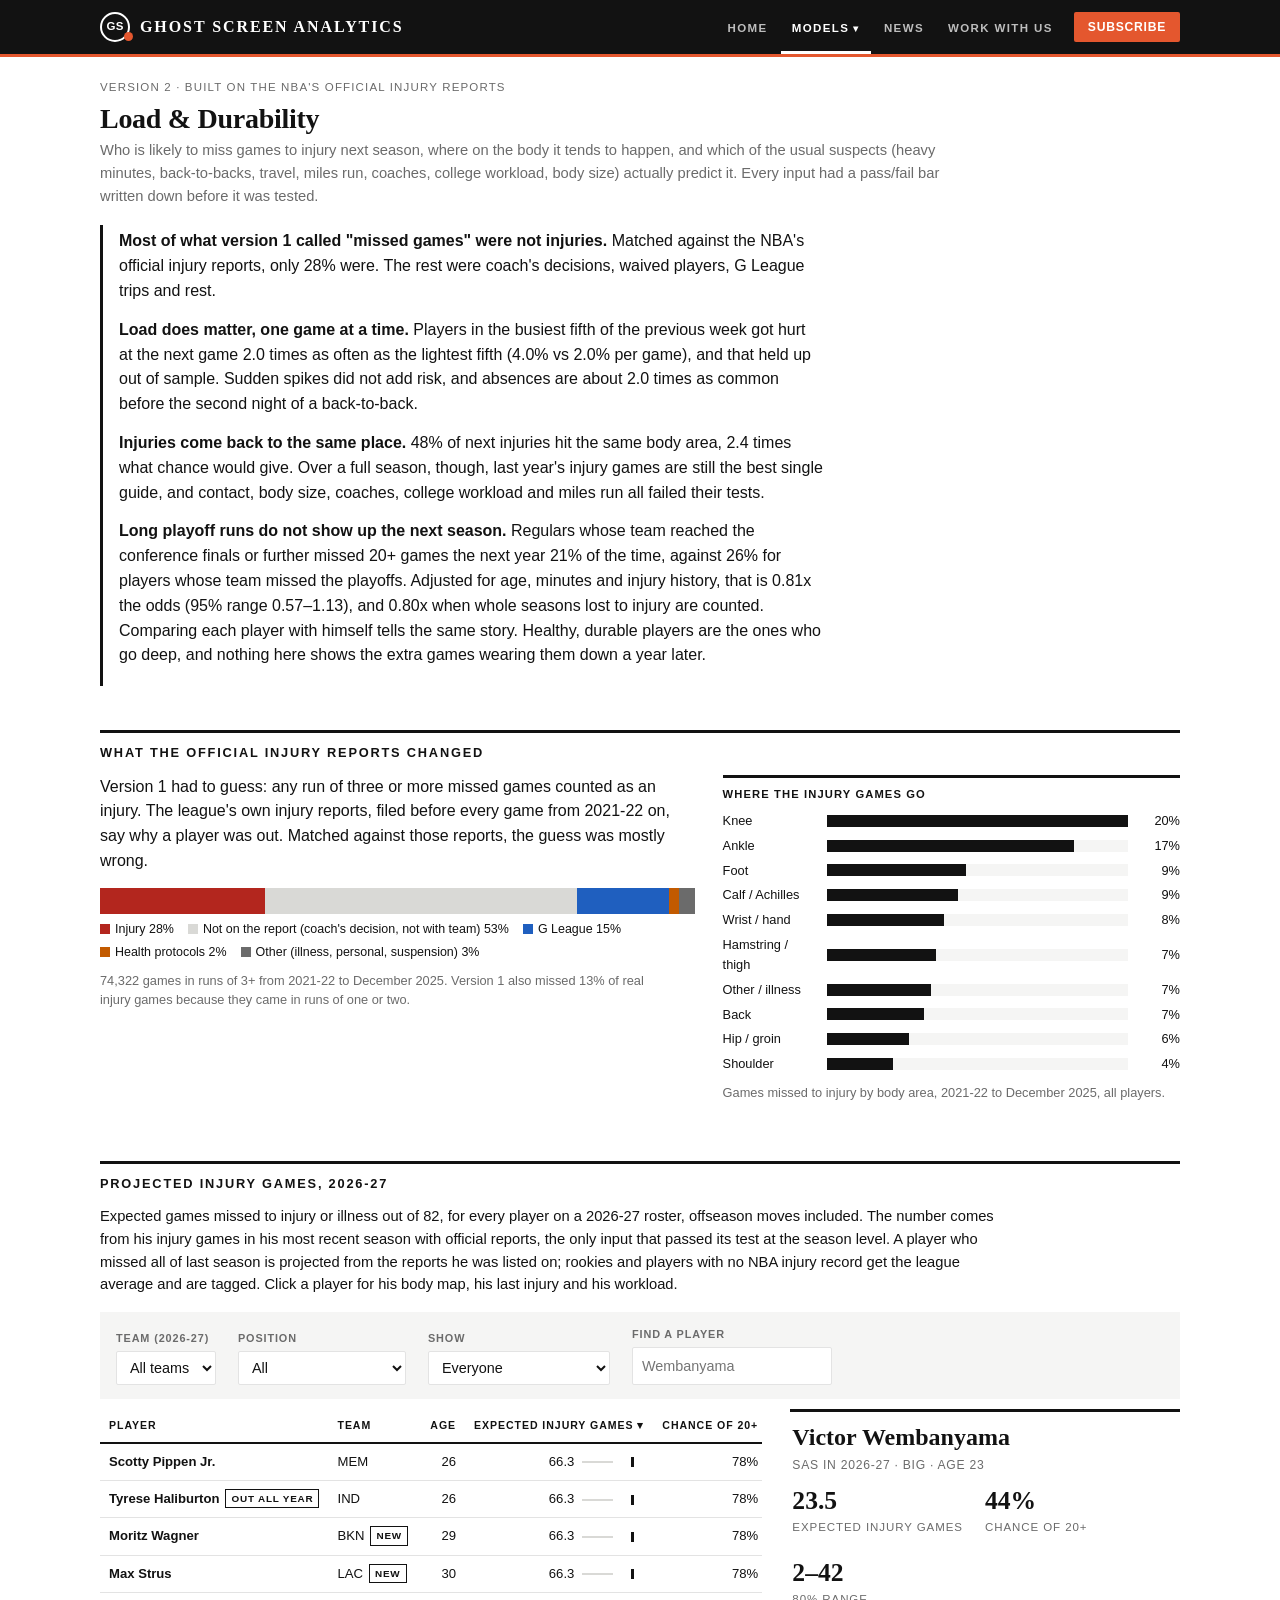
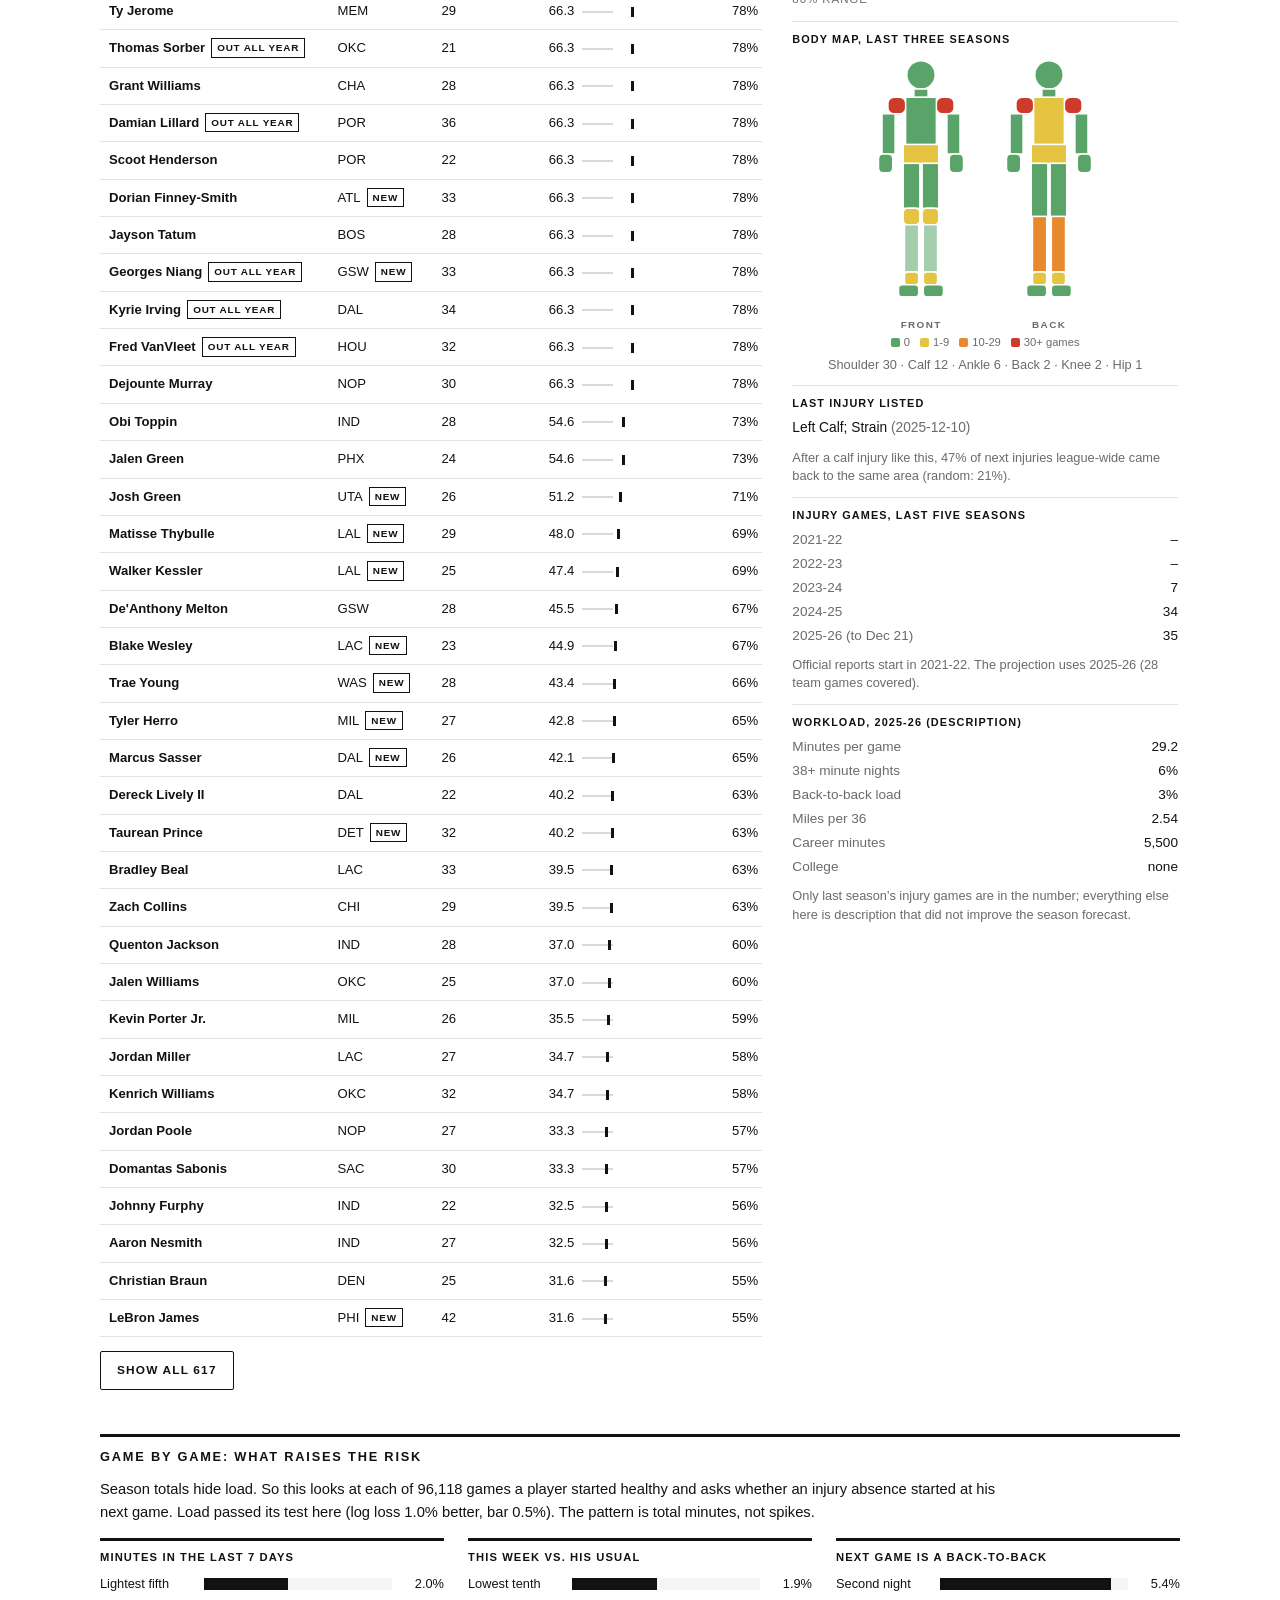
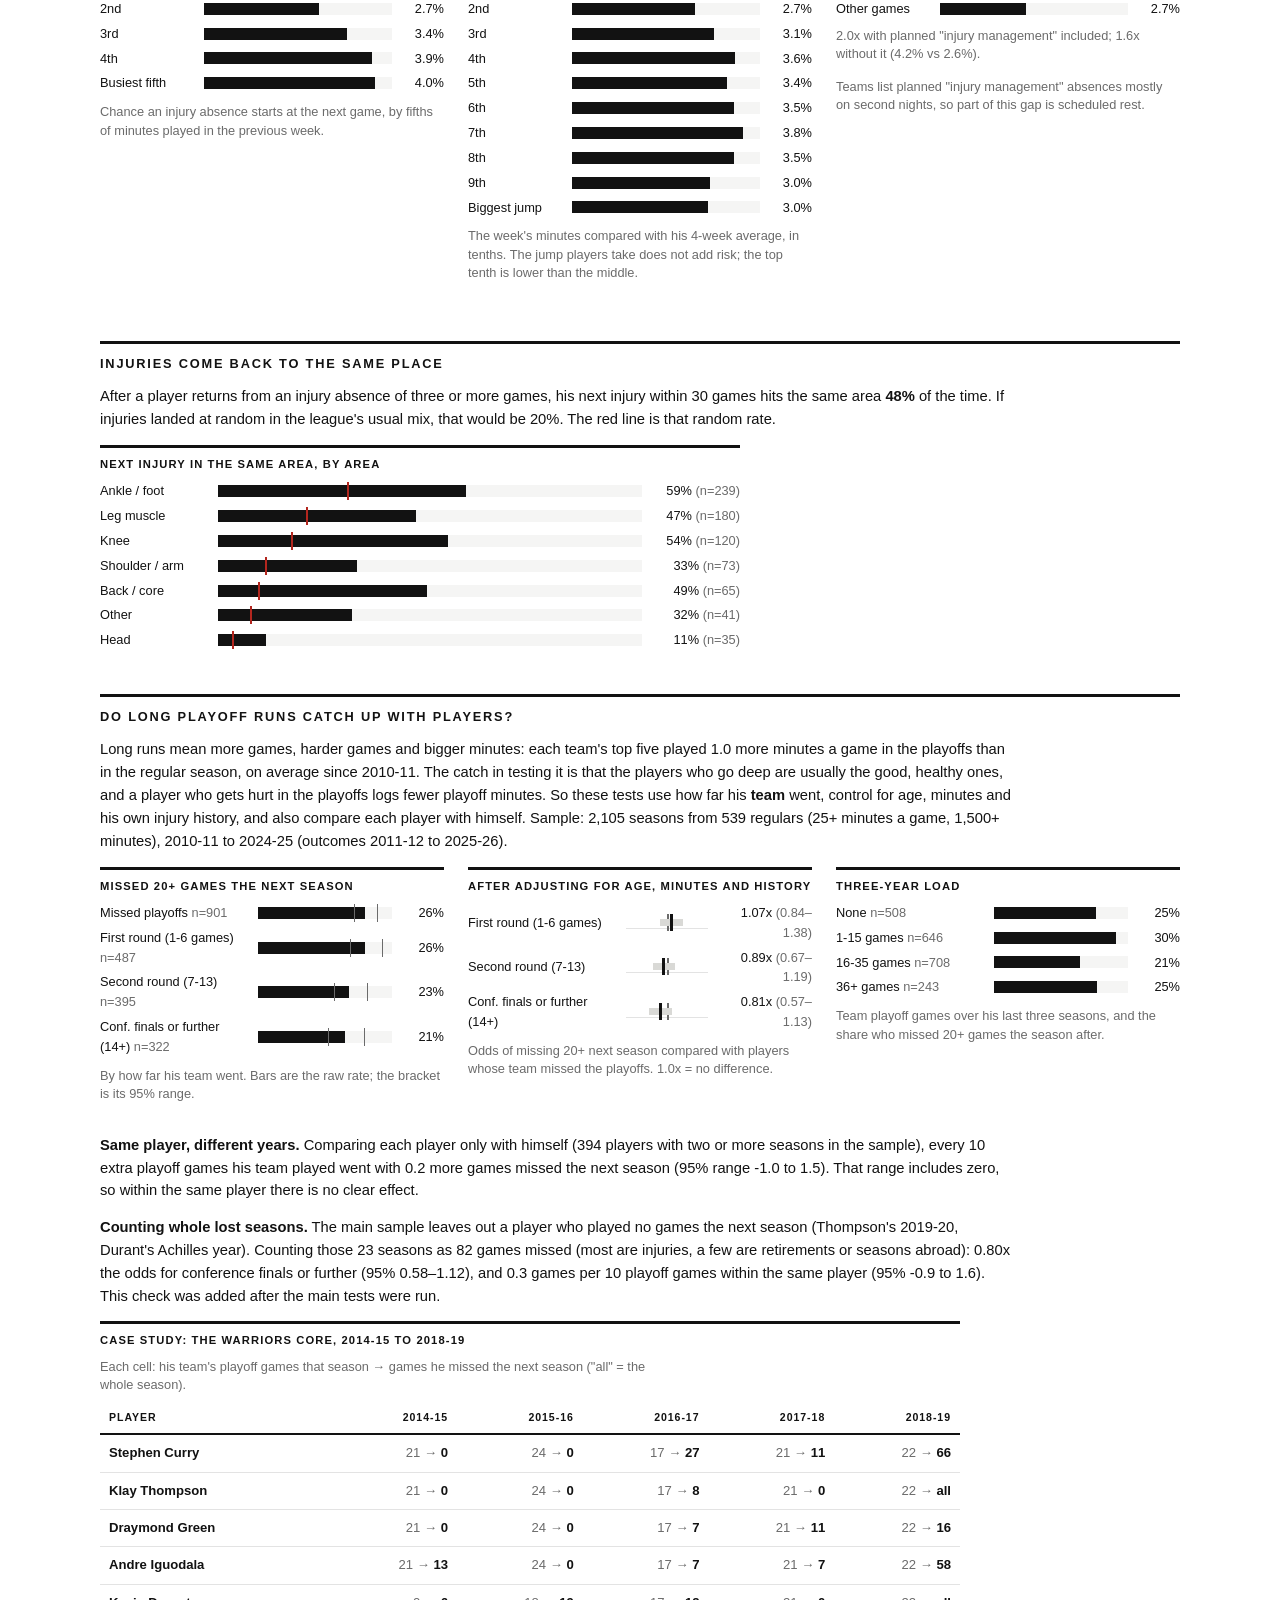
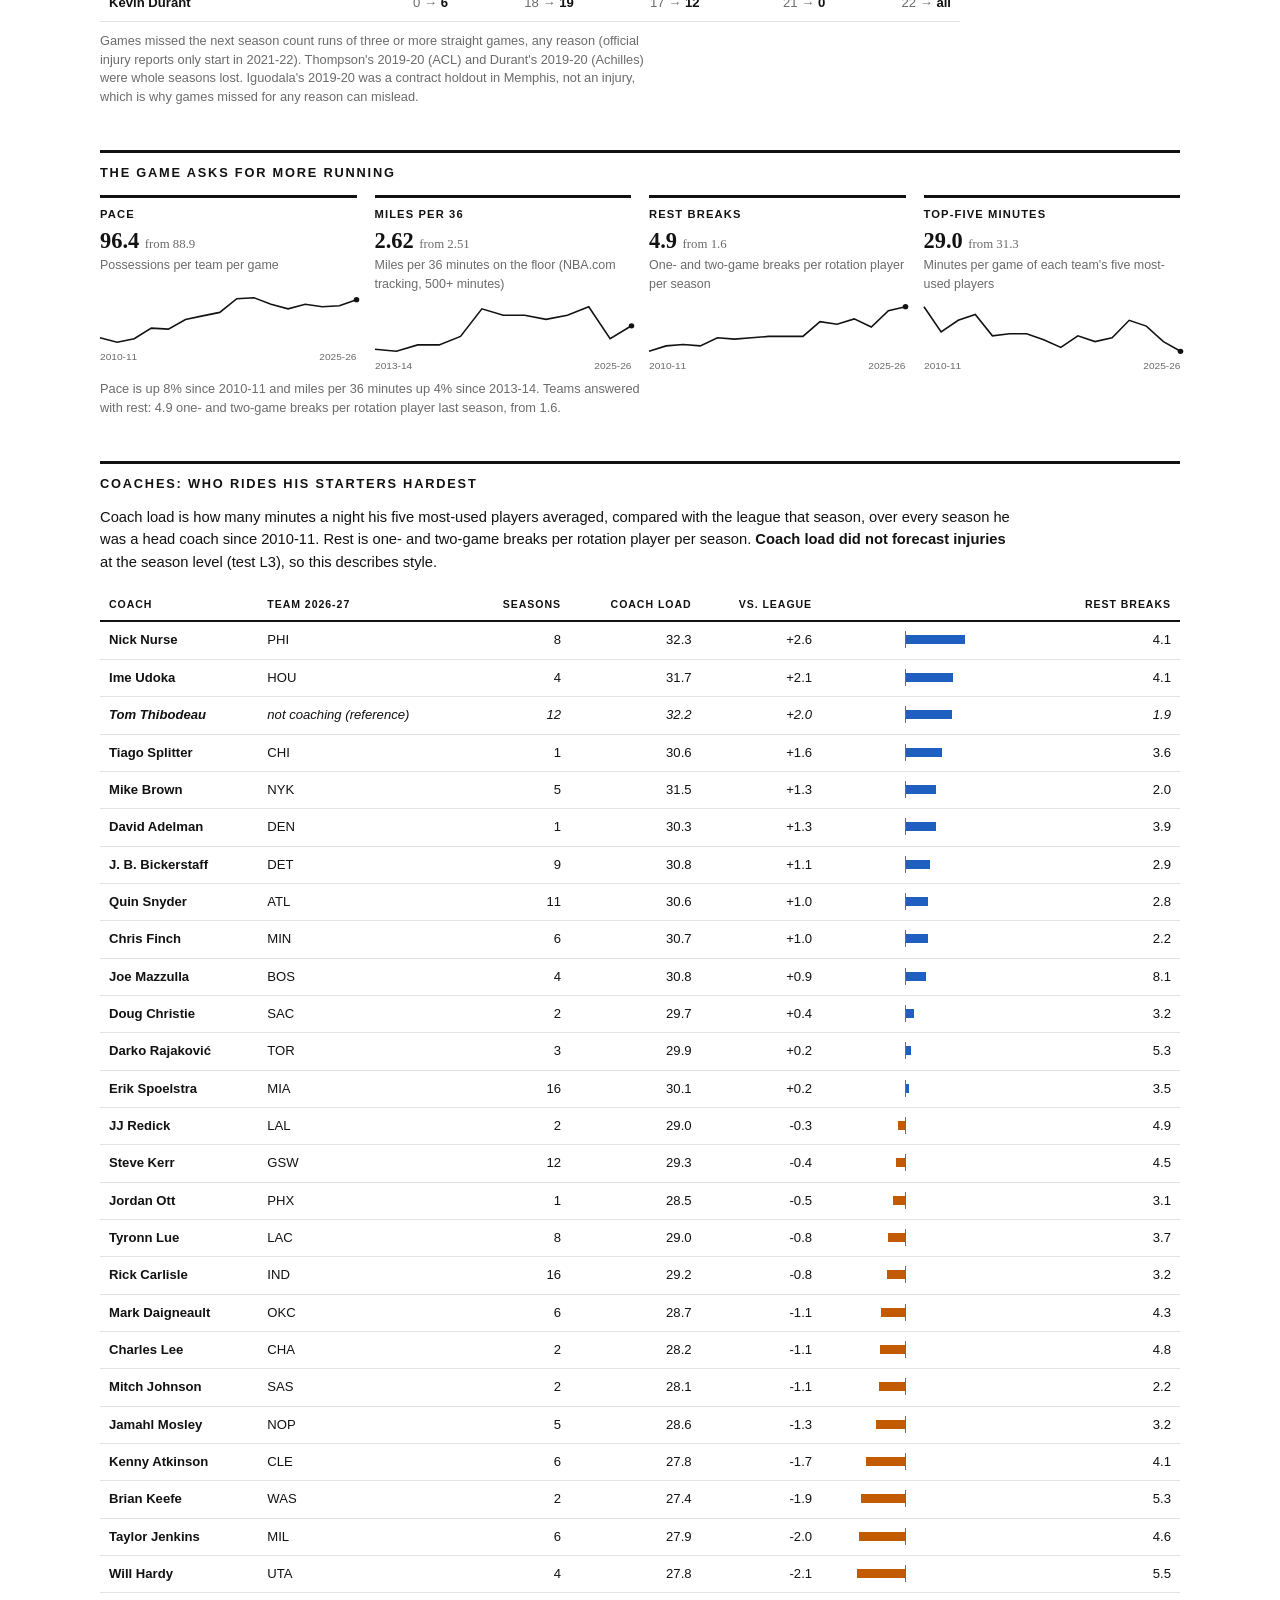
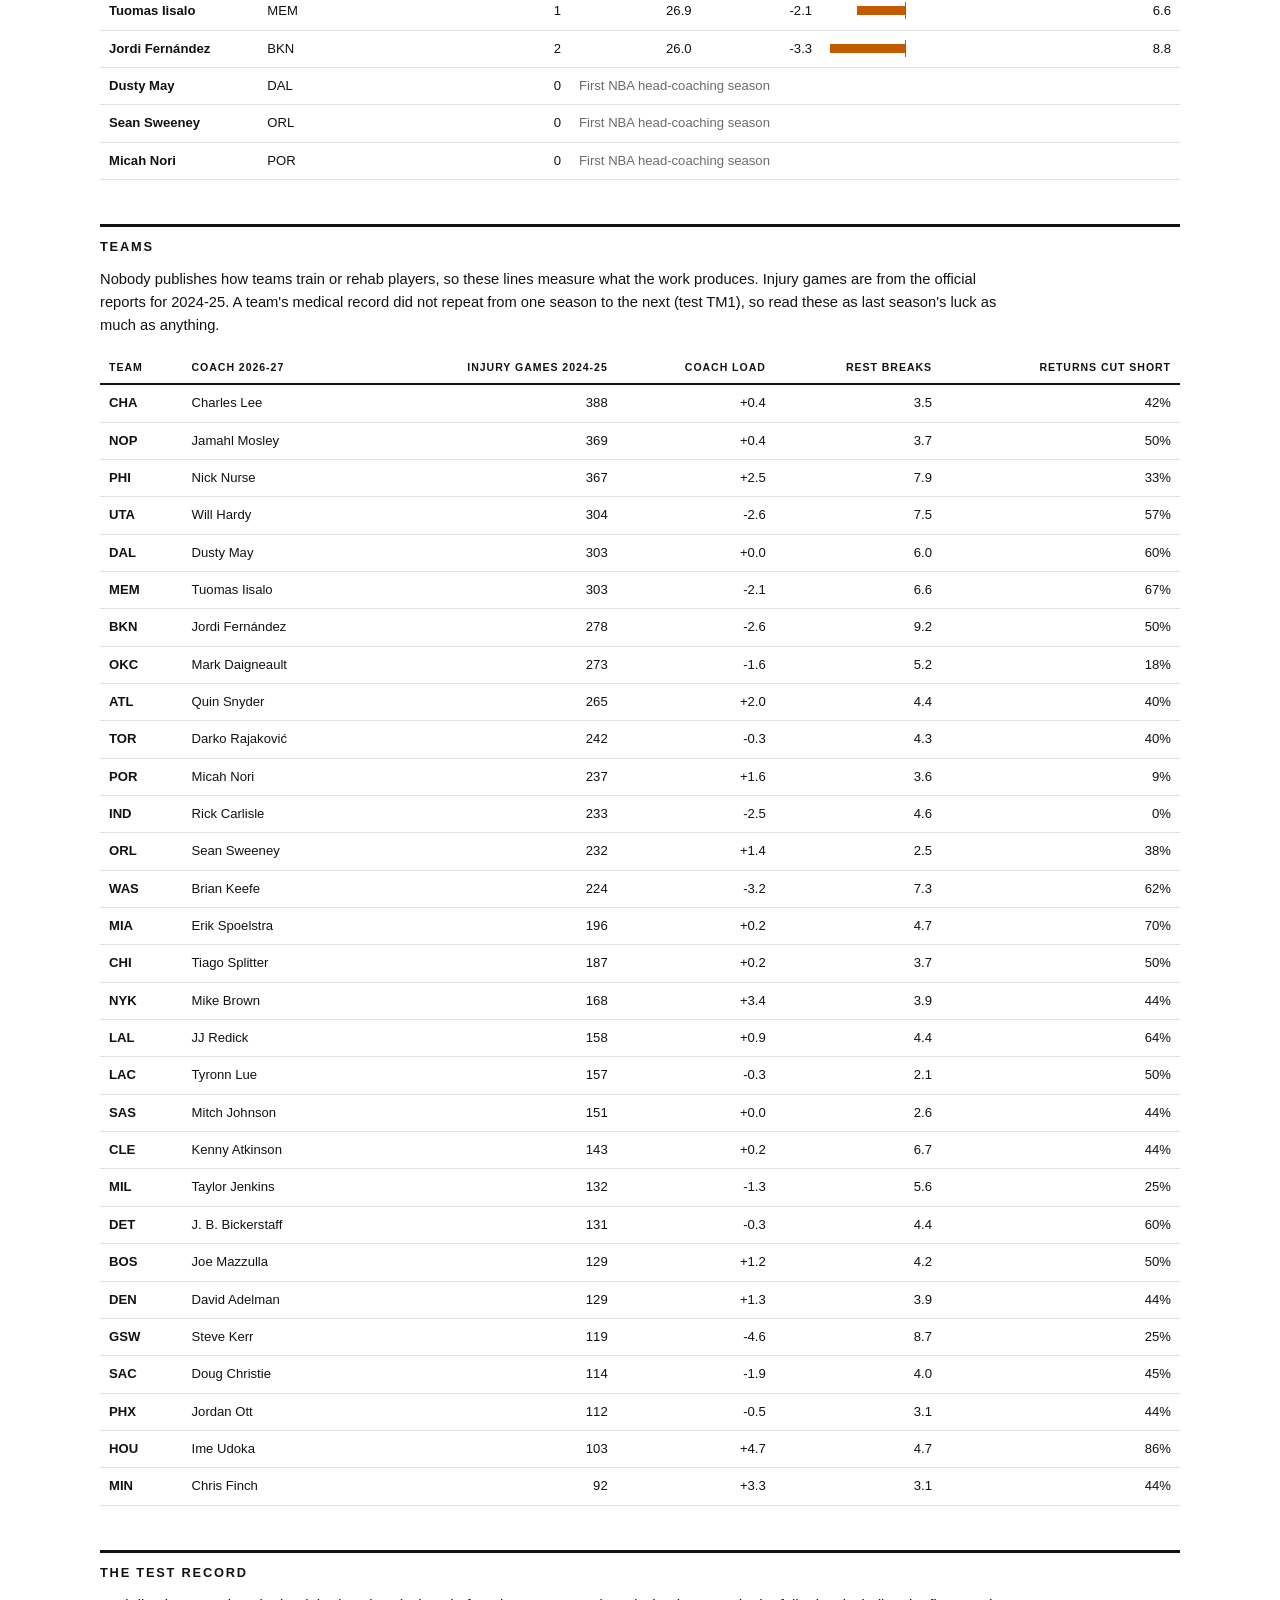
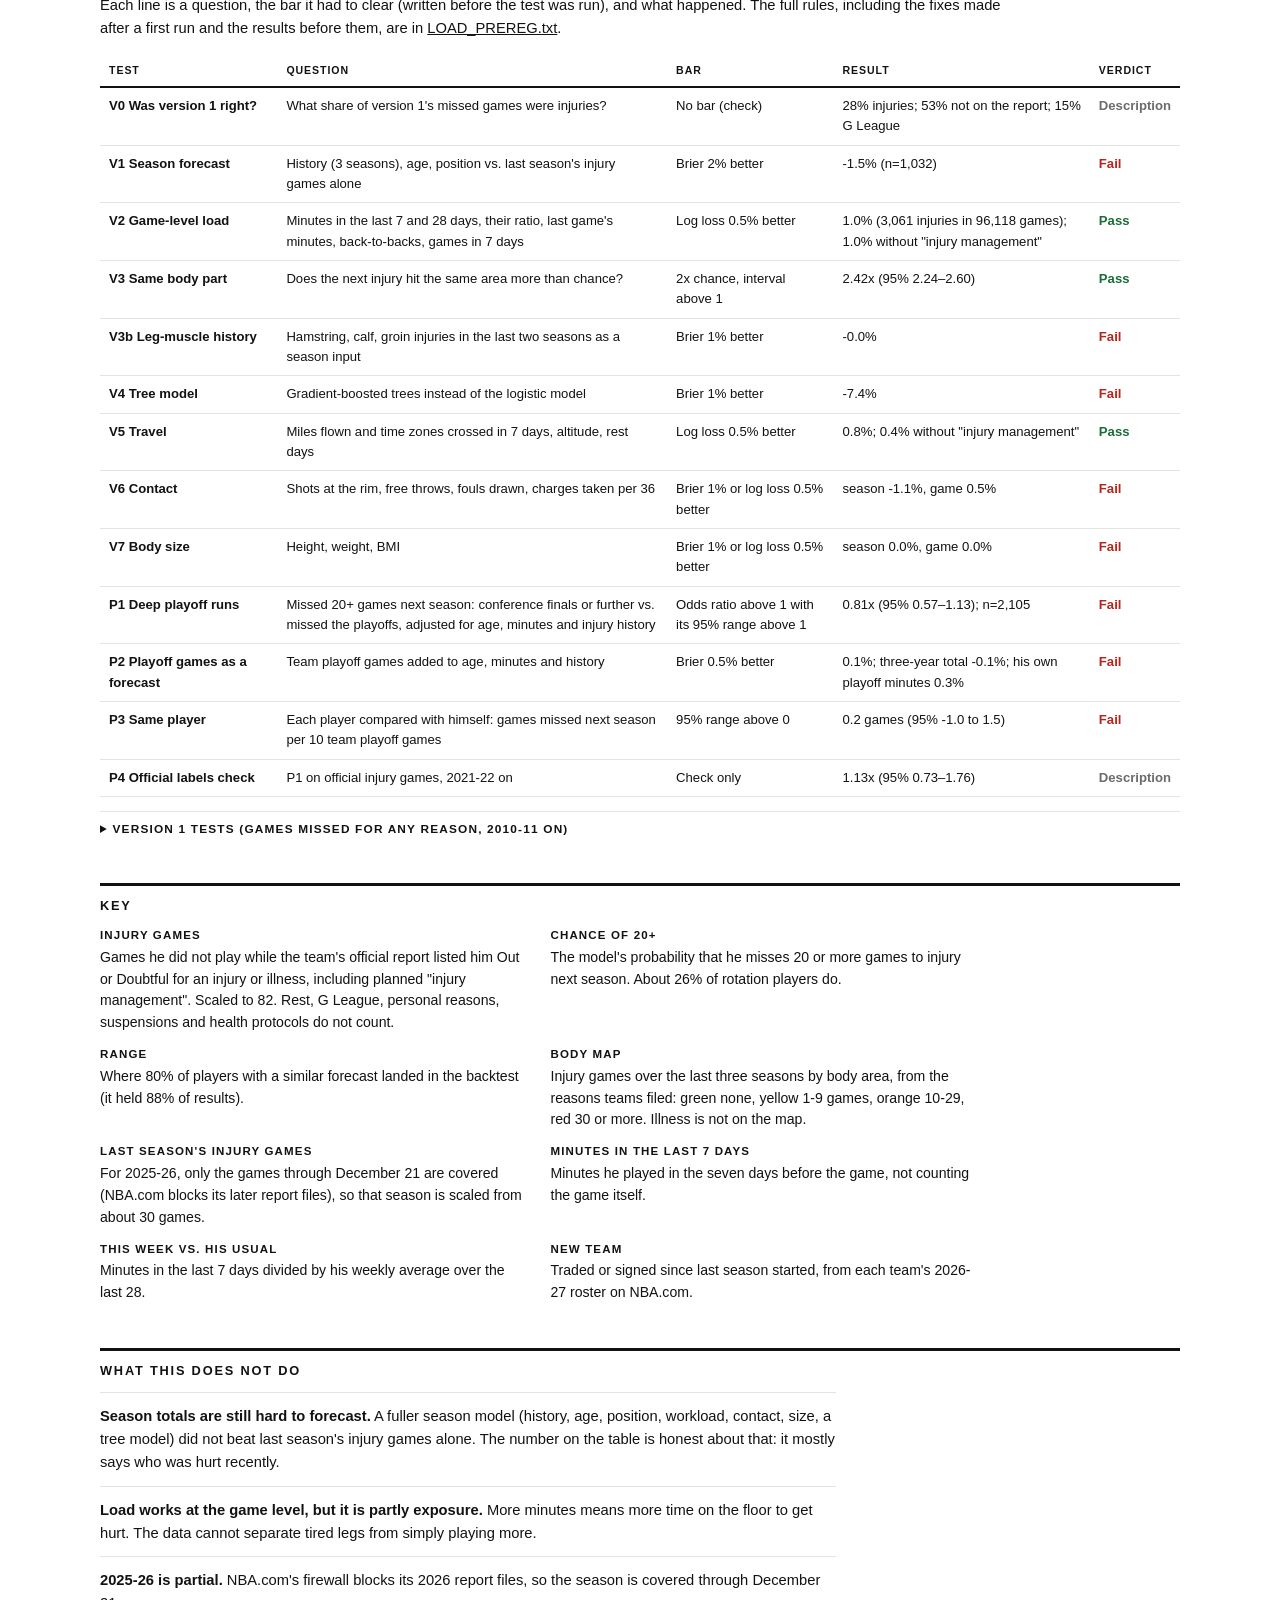
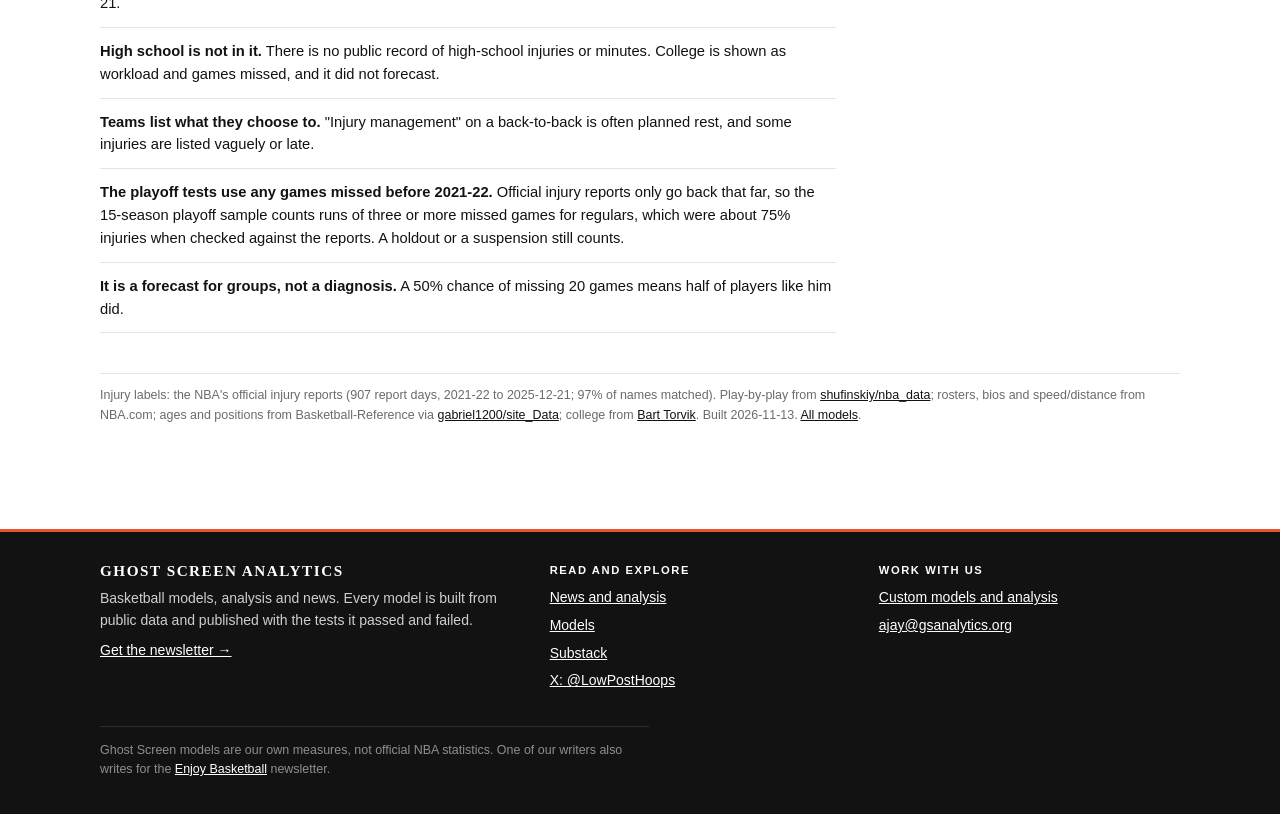
<file: durability/index.html>
<!doctype html>
<html lang="en">
<head>
<meta charset="utf-8">
<meta name="viewport" content="width=device-width, initial-scale=1">
<title>Load &amp; Durability | Ghost Screen Analytics</title>
<meta name="description" content="Who is likely to miss games next season, and what does and does not predict it: minutes, miles run, back-to-backs, coaches, college workload and absence history, each tested before it was used.">
<style>
:root{--bg:#ffffff;--ink:#121212;--mute:#6b6b6b;--line:#e3e3e3;--soft:#f5f5f4;--rule:#121212;--acc:#1f5fbf;--warm:#c25a00;--hot:#b3261e;--ok:#1a6d3a;--bar:#d9d9d6}
@media (prefers-color-scheme:dark){:root:not([data-theme="light"]){--bg:#121212;--ink:#f2f2f2;--mute:#a0a0a0;--line:#2e2e2e;--soft:#1c1c1c;--rule:#f2f2f2;--acc:#6ea2f0;--warm:#f0a040;--hot:#ff8a80;--ok:#6fd08c;--bar:#3a3a3a}}
:root[data-theme="dark"]{--bg:#121212;--ink:#f2f2f2;--mute:#a0a0a0;--line:#2e2e2e;--soft:#1c1c1c;--rule:#f2f2f2;--acc:#6ea2f0;--warm:#f0a040;--hot:#ff8a80;--ok:#6fd08c;--bar:#3a3a3a}
*{box-sizing:border-box}
html{-webkit-text-size-adjust:100%}
body{margin:0;background:var(--bg);color:var(--ink);font:16px/1.55 -apple-system,BlinkMacSystemFont,"Helvetica Neue",Arial,sans-serif}
main{max-width:1120px;margin:0 auto;padding:22px 20px 64px}
h1{font:700 1.75rem/1.15 Georgia,"Times New Roman",serif;margin:0 0 4px;letter-spacing:-.01em}
.dek{font-size:.92rem;color:var(--mute);margin:0 0 16px;max-width:60em}
h2{font:700 .8rem/1.2 -apple-system,BlinkMacSystemFont,"Helvetica Neue",Arial,sans-serif;text-transform:uppercase;letter-spacing:.14em;margin:44px 0 14px;padding-top:12px;border-top:3px solid var(--rule)}
h3{font:700 1.05rem/1.25 Georgia,"Times New Roman",serif;margin:0 0 6px}
p{margin:0 0 14px;max-width:44em}
@media(max-width:760px){h1{font-size:1.45rem}}
.tldr{border-left:3px solid var(--rule);padding:4px 0 4px 16px;margin:18px 0 8px;max-width:50em}
.tldr p{font-size:1rem}
.tldr b{font-weight:700}
.trend{display:grid;grid-template-columns:repeat(4,minmax(0,1fr));gap:18px}
@media(max-width:900px){.trend{grid-template-columns:repeat(2,minmax(0,1fr))}}
@media(max-width:480px){.trend{grid-template-columns:minmax(0,1fr)}}
.tc{border-top:3px solid var(--rule);padding-top:8px}
.tc .t{font-size:.7rem;font-weight:700;text-transform:uppercase;letter-spacing:.1em}
.tc .v{font:700 1.4rem/1.1 Georgia,"Times New Roman",serif;margin:6px 0 2px;font-variant-numeric:tabular-nums}
.tc .s{font-size:.78rem;color:var(--mute);min-height:2.4em}
.tc svg{width:100%;height:70px;display:block;margin-top:6px;overflow:visible}
.tc svg text{font-size:9.5px;fill:var(--mute)}
.ctl{display:flex;flex-wrap:wrap;gap:12px 22px;align-items:flex-end;margin:16px 0 10px;padding:14px 16px;background:var(--soft);font-size:.82rem}
.ctl label{display:flex;flex-direction:column;gap:4px;color:var(--mute);font-weight:600;text-transform:uppercase;letter-spacing:.08em;font-size:.68rem}
select,input[type=text]{font:inherit;font-size:.9rem;text-transform:none;letter-spacing:0;font-weight:400;padding:7px 9px;border:1px solid var(--line);background:var(--bg);color:var(--ink);border-radius:2px}
.grid{display:grid;grid-template-columns:minmax(0,1.7fr) minmax(0,1fr);gap:28px;align-items:start}
@media(max-width:880px){.grid{grid-template-columns:minmax(0,1fr)}}
.tablewrap{overflow-x:auto}
table{border-collapse:collapse;width:100%;font-size:.82rem;font-variant-numeric:tabular-nums}
th,td{padding:8px 9px;text-align:right;border-bottom:1px solid var(--line);white-space:nowrap}
th:first-child,td:first-child{text-align:left}
td.l,th.l{text-align:left}
th{cursor:pointer;color:var(--ink);font-weight:700;font-size:.66rem;text-transform:uppercase;letter-spacing:.09em;border-bottom:2px solid var(--rule);user-select:none;background:var(--bg)}
th.ns{cursor:default}
td:first-child{font-weight:600}
tbody.click tr{cursor:pointer}tbody.click tr:hover,tbody tr.sel{background:var(--soft)}
.muted{color:var(--mute)}
.spark{display:inline-flex;gap:2px;align-items:flex-end;height:18px;vertical-align:middle}
.spark i{display:block;width:7px;background:var(--bar)}
.spark i.h{background:var(--warm)}.spark i.x{background:var(--hot)}.spark i.n{background:none;border-bottom:1px dotted var(--mute);height:1px!important}
.rng{position:relative;display:inline-block;width:64px;height:10px;vertical-align:middle;margin-left:6px}
.rng s{position:absolute;top:4px;height:2px;background:var(--bar);text-decoration:none}
.rng b{position:absolute;top:0;width:3px;height:10px;background:var(--ink);margin-left:-1px}
button{font:inherit;font-size:.74rem;font-weight:700;text-transform:uppercase;letter-spacing:.1em;border:1px solid var(--ink);background:var(--bg);color:var(--ink);padding:9px 16px;cursor:pointer;margin-top:14px;border-radius:2px}
button:hover{background:var(--ink);color:var(--bg)}
#card{border-top:3px solid var(--rule);padding:12px 2px 0;font-size:.9rem;position:sticky;top:12px}
@media(max-width:880px){#card{position:static}}
#card .nm{font:700 1.5rem/1.15 Georgia,"Times New Roman",serif;margin:0}
.sub{color:var(--mute);font-size:.76rem;text-transform:uppercase;letter-spacing:.06em;margin:4px 0 12px}
.big{display:flex;gap:22px;flex-wrap:wrap;margin:6px 0 10px}
.big div{min-width:110px}
.big b{display:block;font:700 1.6rem/1.1 Georgia,"Times New Roman",serif;font-variant-numeric:tabular-nums}
.big span{font-size:.72rem;color:var(--mute);text-transform:uppercase;letter-spacing:.08em}
.sec{border-top:1px solid var(--line);padding-top:9px;margin-top:11px}
.sec .h{font-size:.68rem;font-weight:700;text-transform:uppercase;letter-spacing:.1em;margin-bottom:5px}
.kv{display:grid;grid-template-columns:auto auto;gap:3px 14px;font-size:.85rem}
.kv span:nth-child(odd){color:var(--mute)}
.kv span:nth-child(even){text-align:right;font-variant-numeric:tabular-nums}
.drv{font-size:.85rem}.drv div{display:grid;grid-template-columns:80px 1fr 52px;gap:8px;align-items:center;margin:4px 0}
.drv .rail{position:relative;height:8px;background:var(--soft)}.drv .rail i{position:absolute;top:0;bottom:0}.drv .rail u{position:absolute;left:50%;top:-3px;bottom:-3px;width:1px;background:var(--mute)}
.note{font-size:.8rem;color:var(--mute);margin-top:10px;line-height:1.45}
.cbar{display:inline-block;height:9px;vertical-align:middle;background:var(--acc)}
.cbar.neg{background:var(--warm)}
.cwrap{display:inline-flex;width:150px;justify-content:center;position:relative}
.cwrap::before{content:"";position:absolute;left:50%;top:-4px;bottom:-4px;width:1px;background:var(--mute)}
.cwrap .lh,.cwrap .rh{width:75px;display:flex}.cwrap .lh{justify-content:flex-end}
tr.ref td{font-style:italic}
.tests td.v{font-weight:700}.pass{color:var(--ok)}.fail{color:var(--hot)}.desc{color:var(--mute)}
.tests td{white-space:normal;vertical-align:top}.tests td:first-child{min-width:150px}
.tests{min-width:720px}
ul.l{margin:0 0 12px;padding-left:0;list-style:none;max-width:46em}ul.l li{margin:0;padding:12px 0;border-bottom:1px solid var(--line);font-size:.92rem}
ul.l li:first-child{border-top:1px solid var(--line)}
.key{display:grid;grid-template-columns:repeat(2,minmax(0,1fr));gap:12px 28px;font-size:.88rem;max-width:62em}
@media(max-width:700px){.key{grid-template-columns:minmax(0,1fr)}}
.key b{display:block;font-size:.72rem;text-transform:uppercase;letter-spacing:.1em;margin-bottom:2px}
.foot{margin-top:40px;padding-top:12px;border-top:1px solid var(--line);font-size:.78rem;color:var(--mute)}
.foot a,.lnk{color:var(--ink)}
.figs{display:grid;grid-template-columns:repeat(3,minmax(0,1fr));gap:24px;margin-top:6px}
@media(max-width:900px){.figs{grid-template-columns:minmax(0,1fr)}}
.fig{border-top:3px solid var(--rule);padding-top:8px;min-width:0}
.fig .t{font-size:.7rem;font-weight:700;text-transform:uppercase;letter-spacing:.1em;margin-bottom:8px}
.hb{display:grid;grid-template-columns:96px 1fr 44px;gap:8px;align-items:center;font-size:.8rem;margin:5px 0}
.hb .tr{position:relative;height:12px;background:var(--soft)}
.hb .tr i{position:absolute;left:0;top:0;bottom:0;background:var(--ink)}
.hb .tr u{position:absolute;top:-3px;bottom:-3px;width:2px;background:var(--hot)}
.hb span:last-child{text-align:right;font-variant-numeric:tabular-nums}
.v0{display:grid;grid-template-columns:minmax(0,1.3fr) minmax(0,1fr);gap:28px;align-items:start}
@media(max-width:820px){.v0{grid-template-columns:minmax(0,1fr)}}
.stack{display:flex;height:26px;width:100%;margin:8px 0 6px}
.stack i{display:block;height:100%}
.leg{display:flex;flex-wrap:wrap;gap:4px 14px;font-size:.78rem}
.leg span::before{content:"";display:inline-block;width:10px;height:10px;margin-right:5px;vertical-align:-1px;background:var(--c)}
.bodymap{display:flex;gap:10px;justify-content:center;margin:8px 0 2px}
.bodymap figure{margin:0;text-align:center}
.bodymap figcaption{font-size:.62rem;font-weight:700;letter-spacing:.14em;color:var(--mute);margin-top:2px}
.bodymap svg{width:118px;height:auto;display:block}
.bodymap .rg{stroke:var(--bg);stroke-width:1.2}
.bkey{display:flex;gap:10px;justify-content:center;font-size:.7rem;color:var(--mute);margin-bottom:4px;flex-wrap:wrap}
.bkey span::before{content:"";display:inline-block;width:9px;height:9px;margin-right:4px;vertical-align:-1px;background:var(--c);border-radius:2px}
:root{--h0:#5aa469;--h1:#e4c441;--h2:#e8892f;--h3:#cf3b2b}
@media (prefers-color-scheme:dark){:root:not([data-theme="light"]){--h0:#4f9a5f;--h1:#d9b937;--h2:#e08a3a;--h3:#e5574a}}
:root[data-theme="dark"]{--h0:#4f9a5f;--h1:#d9b937;--h2:#e08a3a;--h3:#e5574a}
.tag{display:inline-block;font-size:.62rem;font-weight:700;letter-spacing:.08em;text-transform:uppercase;border:1px solid var(--ink);padding:1px 5px;margin-left:6px;vertical-align:1px}
.ver{font-size:.72rem;color:var(--mute);text-transform:uppercase;letter-spacing:.1em;margin-bottom:6px}
details.old{margin-top:14px;border-top:1px solid var(--line);padding-top:8px}
details.old summary{cursor:pointer;font-size:.74rem;font-weight:700;text-transform:uppercase;letter-spacing:.1em}
</style>
<link rel="stylesheet" href="../assets/site.css">
<link rel="icon" href="../assets/icon.svg">
</head>
<body>
<header class="mast"><div><a class="brand" href="../"><span class="mk">GS</span>Ghost Screen Analytics</a><nav><a href="../">Home</a><div class="dd on"><a href="../models/">Models</a><div class="menu"><a href="../forecast/">Season Forecast<small>1,000,000 seasons, every day</small></a><a href="../defense/">Three Gates<small>Rim protection explorer</small></a><a href="../durability/" aria-current="page">Load &amp; Durability<small>Who misses games, and why</small></a><a href="../college/">College to NBA<small>Draft prospects, scored</small></a><a href="../breakout/">Breakout<small>Who is about to improve</small></a><a href="../aging/">Aging Curve<small>Who is about to decline</small></a><a href="../lineups/">Lineup Chemistry<small>Do five beat the sum of their parts</small></a><a href="../low-post-franchise-index/">Franchise Index<small>Who built it, who won it</small></a><a href="../joy/">Joy Rankings<small>The most fun games, rebuilt your way</small></a><a href="../clutch/">Clutch<small>Who delivers when it's close</small></a><a class="all" href="../models/">All models and their tests</a></div></div><a href="../news/">News</a><a href="../work/">Work with us</a><a class="sub" href="https://ghostscreenanalytics.substack.com/subscribe">Subscribe</a></nav></div></header>
<main>
<div class="ver">Version 2 · built on the NBA's official injury reports</div>
<h1>Load &amp; Durability</h1>
<p class="dek">Who is likely to miss games to injury next season, where on the body it tends to happen, and which of the usual suspects (heavy minutes, back-to-backs, travel, miles run, coaches, college workload, body size) actually predict it. Every input had a pass/fail bar written down before it was tested.</p>

<div class="tldr" id="tldr"></div>

<h2>What the official injury reports changed</h2>
<div class="v0">
 <div>
  <p>Version 1 had to guess: any run of three or more missed games counted as an injury. The league's own injury reports, filed before every game from 2021-22 on, say why a player was out. Matched against those reports, the guess was mostly wrong.</p>
  <div class="stack" id="v0stack" role="img" aria-label="What version 1's missed games actually were"></div>
  <div class="leg" id="v0leg"></div>
  <p class="note" id="v0note"></p>
 </div>
 <div class="fig"><div class="t">Where the injury games go</div><div id="regions"></div><p class="note">Games missed to injury by body area, 2021-22 to December 2025, all players.</p></div>
</div>

<h2>Projected injury games, <span id="pseason"></span></h2>
<p style="max-width:62em;font-size:.92rem">Expected games missed to injury or illness out of 82, for every player on a 2026-27 roster, offseason moves included. The number comes from his injury games in his most recent season with official reports, the only input that passed its test at the season level. A player who missed all of last season is projected from the reports he was listed on; rookies and players with no NBA injury record get the league average and are tagged. Click a player for his body map, his last injury and his workload.</p>
<div class="ctl">
 <label>Team (2026-27)<select id="team"><option value="">All teams</option></select></label>
 <label>Position<select id="pos"><option value="">All</option><option value="guard">Guards</option><option value="wing">Wings and forwards</option><option value="big">Bigs</option></select></label>
 <label>Show<select id="moved"><option value="">Everyone</option><option value="1">New team this season</option><option value="r">Rookies</option><option value="a">Missed last season</option></select></label>
 <label>Find a player<input id="q" type="text" placeholder="Wembanyama"></label>
</div>
<div class="grid">
 <div><div class="tablewrap"><table id="pt"><thead></thead><tbody class="click"></tbody></table></div><button id="more"></button></div>
 <div id="card"></div>
</div>

<h2>Game by game: what raises the risk</h2>
<p style="max-width:62em;font-size:.92rem">Season totals hide load. So this looks at each of <span id="hzrows"></span> games a player started healthy and asks whether an injury absence started at his next game. Load passed its test here (<span id="hzgain"></span>). The pattern is total minutes, not spikes.</p>
<div class="figs">
 <div class="fig"><div class="t">Minutes in the last 7 days</div><div id="f_min7"></div><p class="note">Chance an injury absence starts at the next game, by fifths of minutes played in the previous week.</p></div>
 <div class="fig"><div class="t">This week vs. his usual</div><div id="f_acwr"></div><p class="note">The week's minutes compared with his 4-week average, in tenths. The jump players take does not add risk; the top tenth is lower than the middle.</p></div>
 <div class="fig"><div class="t">Next game is a back-to-back</div><div id="f_b2b"></div><p class="note">Teams list planned "injury management" absences mostly on second nights, so part of this gap is scheduled rest.</p></div>
</div>

<h2>Injuries come back to the same place</h2>
<p style="max-width:62em;font-size:.92rem">After a player returns from an injury absence of three or more games, his next injury within 30 games hits the same area <b id="v3same"></b> of the time. If injuries landed at random in the league's usual mix, that would be <span id="v3exp"></span>. The red line is that random rate.</p>
<div class="fig" style="max-width:640px"><div class="t">Next injury in the same area, by area</div><div id="v3bars"></div></div>

<h2>Do long playoff runs catch up with players?</h2>
<p style="max-width:62em;font-size:.92rem">Long runs mean more games, harder games and bigger minutes: <span id="pobump"></span>. The catch in testing it is that the players who go deep are usually the good, healthy ones, and a player who gets hurt in the playoffs logs fewer playoff minutes. So these tests use how far his <b>team</b> went, control for age, minutes and his own injury history, and also compare each player with himself. Sample: <span id="posample"></span>.</p>
<div class="figs">
 <div class="fig"><div class="t">Missed 20+ games the next season</div><div id="po_p1"></div><p class="note">By how far his team went. Bars are the raw rate; the bracket is its 95% range.</p></div>
 <div class="fig"><div class="t">After adjusting for age, minutes and history</div><div id="po_or"></div><p class="note">Odds of missing 20+ next season compared with players whose team missed the playoffs. 1.0x = no difference.</p></div>
 <div class="fig"><div class="t">Three-year load</div><div id="po_3y"></div><p class="note">Team playoff games over his last three seasons, and the share who missed 20+ games the season after.</p></div>
</div>
<p style="max-width:62em;font-size:.92rem;margin-top:16px" id="po_self"></p>
<p style="max-width:62em;font-size:.92rem" id="po_p5"></p>
<div class="fig" style="max-width:860px;margin-top:10px"><div class="t">Case study: the Warriors core, 2014-15 to 2018-19</div><p class="note" style="margin:0 0 6px">Each cell: his team's playoff games that season → games he missed the next season ("all" = the whole season).</p><div class="tablewrap"><table id="po_gsw"><thead></thead><tbody></tbody></table></div><p class="note">Games missed the next season count runs of three or more straight games, any reason (official injury reports only start in 2021-22). Thompson's 2019-20 (ACL) and Durant's 2019-20 (Achilles) were whole seasons lost. Iguodala's 2019-20 was a contract holdout in Memphis, not an injury, which is why games missed for any reason can mislead.</p></div>

<h2>The game asks for more running</h2>
<div class="trend" id="trend"></div>
<p class="note" id="trendnote"></p>

<h2>Coaches: who rides his starters hardest</h2>
<p style="max-width:62em;font-size:.92rem">Coach load is how many minutes a night his five most-used players averaged, compared with the league that season, over every season he was a head coach since 2010-11. Rest is one- and two-game breaks per rotation player per season. <b>Coach load did not forecast injuries</b> at the season level (test L3), so this describes style.</p>
<div class="tablewrap"><table id="ct"><thead></thead><tbody></tbody></table></div>

<h2>Teams</h2>
<p style="max-width:62em;font-size:.92rem">Nobody publishes how teams train or rehab players, so these lines measure what the work produces. Injury games are from the official reports for 2024-25. A team's medical record did not repeat from one season to the next (test TM1), so read these as last season's luck as much as anything.</p>
<div class="tablewrap"><table id="tt"><thead></thead><tbody></tbody></table></div>

<h2>The test record</h2>
<p style="max-width:62em;font-size:.92rem">Each line is a question, the bar it had to clear (written before the test was run), and what happened. The full rules, including the fixes made after a first run and the results before them, are in <a class="lnk" href="https://github.com/TheLowPostHoops/ghost-screen-analytics/blob/main/pipeline/LOAD_PREREG.txt">LOAD_PREREG.txt</a>.</p>
<div class="tablewrap"><table class="tests" id="tests"><thead><tr><th class="ns">Test</th><th class="ns l">Question</th><th class="ns l">Bar</th><th class="ns l">Result</th><th class="ns l">Verdict</th></tr></thead><tbody></tbody></table></div>
<details class="old"><summary>Version 1 tests (games missed for any reason, 2010-11 on)</summary><div class="tablewrap"><table class="tests" id="tests1"><thead><tr><th class="ns">Test</th><th class="ns l">Question</th><th class="ns l">Bar</th><th class="ns l">Result</th><th class="ns l">Verdict</th></tr></thead><tbody></tbody></table></div></details>

<h2>Key</h2>
<div class="key">
<div><b>Injury games</b>Games he did not play while the team's official report listed him Out or Doubtful for an injury or illness, including planned "injury management". Scaled to 82. Rest, G League, personal reasons, suspensions and health protocols do not count.</div>
<div><b>Chance of 20+</b>The model's probability that he misses 20 or more games to injury next season. About <span class="r20"></span> of rotation players do.</div>
<div><b>Range</b>Where 80% of players with a similar forecast landed in the backtest (it held <span class="cov"></span> of results).</div>
<div><b>Body map</b>Injury games over the last three seasons by body area, from the reasons teams filed: green none, yellow 1-9 games, orange 10-29, red 30 or more. Illness is not on the map.</div>
<div><b>Last season's injury games</b>For 2025-26, only the games through December 21 are covered (NBA.com blocks its later report files), so that season is scaled from about 30 games.</div>
<div><b>Minutes in the last 7 days</b>Minutes he played in the seven days before the game, not counting the game itself.</div>
<div><b>This week vs. his usual</b>Minutes in the last 7 days divided by his weekly average over the last 28.</div>
<div><b>New team</b>Traded or signed since last season started, from each team's 2026-27 roster on NBA.com.</div>
</div>

<h2>What this does not do</h2>
<ul class="l">
<li><b>Season totals are still hard to forecast.</b> A fuller season model (history, age, position, workload, contact, size, a tree model) did not beat last season's injury games alone. The number on the table is honest about that: it mostly says who was hurt recently.</li>
<li><b>Load works at the game level, but it is partly exposure.</b> More minutes means more time on the floor to get hurt. The data cannot separate tired legs from simply playing more.</li>
<li><b>2025-26 is partial.</b> NBA.com's firewall blocks its 2026 report files, so the season is covered through December 21.</li>
<li><b>High school is not in it.</b> There is no public record of high-school injuries or minutes. College is shown as workload and games missed, and it did not forecast.</li>
<li><b>Teams list what they choose to.</b> "Injury management" on a back-to-back is often planned rest, and some injuries are listed vaguely or late.</li>
<li><b>The playoff tests use any games missed before 2021-22.</b> Official injury reports only go back that far, so the 15-season playoff sample counts runs of three or more missed games for regulars, which were about 75% injuries when checked against the reports. A holdout or a suspension still counts.</li>
<li><b>It is a forecast for groups, not a diagnosis.</b> A 50% chance of missing 20 games means half of players like him did.</li>
</ul>
<div class="foot" id="foot"></div>
</main>
<script type="module">
const bust='?'+Date.now();
const [P,T,M]=await Promise.all(['load','load_teams','load_meta'].map(f=>fetch('../data/'+f+'.json'+bust).then(r=>r.json())));
const D=P.rows, BT=M.backtest, V=M.v2, V1=M.v1_tests, B1=M.v1_backtest;
const $=s=>document.querySelector(s), fmt=(v,n=1)=>v==null?'–':(+v).toFixed(n), pct=v=>v==null?'–':Math.round(v*100)+'%';
const esc=s=>String(s).replace(/[&<>"]/g,c=>({'&':'&amp;','<':'&lt;','>':'&gt;','"':'&quot;'}[c]));
$('#pseason').textContent=M.projection_for;
document.querySelectorAll('.r20').forEach(e=>e.textContent=pct(BT.rate20));document.querySelectorAll('.cov').forEach(e=>e.textContent=pct(BT.cover80));
const tr=M.trend,f0=tr[0],fl=tr[tr.length-1],m0=tr.find(t=>t.miles36!=null),up=(a,b)=>Math.round((b/a-1)*100);
const H=V.V2, V3=V.V3, V0=V.V0;
const q=H.by_min7;
$('#tldr').innerHTML=`<p><b>Most of what version 1 called "missed games" were not injuries.</b> Matched against the NBA's official injury reports, only ${pct(V0.share_injury)} were. The rest were coach's decisions, waived players, G League trips and rest.</p>
<p><b>Load does matter, one game at a time.</b> Players in the busiest fifth of the previous week got hurt at the next game ${fmt(q[q.length-1]/q[0],1)} times as often as the lightest fifth (${fmt(q[q.length-1]*100,1)}% vs ${fmt(q[0]*100,1)}% per game), and that held up out of sample. Sudden spikes did not add risk, and absences are about ${fmt(H.rr_next_b2b,1)} times as common before the second night of a back-to-back.</p>
<p><b>Injuries come back to the same place.</b> ${pct(V3.same_rate)} of next injuries hit the same body area, ${fmt(V3.rr,1)} times what chance would give. Over a full season, though, last year's injury games are still the best single guide, and contact, body size, coaches, college workload and miles run all failed their tests.</p>`;
if(M.playoffs){const P=M.playoffs,raw=Object.fromEntries(P.P1.raw.map(r=>[r.group,r])),A=P.P1.adjusted['14+'],A5=P.P5?P.P5.p1.adjusted['14+']:null;
 $('#tldr').innerHTML+=`<p><b>Long playoff runs ${P.P1.pass_?'do':'do not'} show up the next season.</b> Regulars whose team reached the conference finals or further missed 20+ games the next year ${pct(raw['14+'].rate)} of the time, against ${pct(raw['none'].rate)} for players whose team missed the playoffs. Adjusted for age, minutes and injury history, that is ${fmt(A.odds_ratio,2)}x the odds (95% range ${fmt(A.lo,2)}–${fmt(A.hi,2)})${A5?`, and ${fmt(A5.odds_ratio,2)}x when whole seasons lost to injury are counted`:''}. ${P.P3.pass_?'But comparing each player with himself, more playoff games did go with more missed games the next year, so the toll may be real for a given player even if deep-run players are healthier overall.':'Comparing each player with himself tells the same story. Healthy, durable players are the ones who go deep, and nothing here shows the extra games wearing them down a year later.'}</p>`;}

// ---------- V0
const mix=V0.v1_mix,MC=[['injury','Injury','var(--hot)'],['not listed','Not on the report (coach\'s decision, not with team)','var(--bar)'],['gleague','G League','var(--acc)'],['protocols','Health protocols','var(--warm)']];
let other=1;MC.forEach(([k])=>other-=mix[k]||0);
$('#v0stack').innerHTML=MC.map(([k,,c])=>`<i style="width:${(mix[k]||0)*100}%;background:${c}" title="${k} ${pct(mix[k])}"></i>`).join('')+`<i style="width:${other*100}%;background:var(--mute)"></i>`;
$('#v0leg').innerHTML=MC.map(([k,n,c])=>`<span style="--c:${c}">${n} ${pct(mix[k])}</span>`).join('')+`<span style="--c:var(--mute)">Other (illness, personal, suspension) ${pct(other)}</span>`;
$('#v0note').textContent=`${V0.v1_missed_games.toLocaleString()} games in runs of 3+ from 2021-22 to December 2025. Version 1 also missed ${pct(V0.injury_games_in_short_runs)} of real injury games because they came in runs of one or two.`;
const RG=M.region_games,RN={knee:'Knee',ankle:'Ankle',foot:'Foot',calf:'Calf / Achilles',hand:'Wrist / hand',thigh:'Hamstring / thigh',other:'Other / illness',back:'Back',hip:'Hip / groin',shoulder:'Shoulder',chest:'Chest / core',head:'Head',arm:'Arm / elbow',neck:'Neck'};
const rmax=Math.max(...Object.values(RG)),rtot=Object.values(RG).reduce((a,b)=>a+b,0);
$('#regions').innerHTML=Object.entries(RG).sort((a,b)=>b[1]-a[1]).slice(0,10).map(([k,v])=>`<div class="hb"><span>${RN[k]||k}</span><span class="tr"><i style="width:${v/rmax*100}%"></i></span><span>${pct(v/rtot)}</span></div>`).join('');

// ---------- body map (front and back figures; regions shaded like a health screen)
const lvl=g=>g>=30?3:g>=10?2:g>=1?1:0;
function bodymap(b){const c=k=>`var(--h${lvl(b[k]||0)})`;const tt=(k,n)=>`<title>${n}: ${b[k]||0} injury games</title>`;
 const front=`<svg viewBox="0 0 100 220" role="img" aria-label="Front of body">
 <circle class="rg" cx="50" cy="16" r="12" fill="${c('head')}">${tt('head','Head')}</circle>
 <rect class="rg" x="44" y="28" width="12" height="7" fill="${c('neck')}">${tt('neck','Neck')}</rect>
 <rect class="rg" x="22" y="35" width="15" height="14" rx="5" fill="${c('shoulder')}">${tt('shoulder','Shoulders')}</rect><rect class="rg" x="63" y="35" width="15" height="14" rx="5" fill="${c('shoulder')}">${tt('shoulder','Shoulders')}</rect>
 <rect class="rg" x="37" y="35" width="26" height="40" fill="${c('chest')}">${tt('chest','Chest / core')}</rect>
 <rect class="rg" x="17" y="49" width="11" height="34" fill="${c('arm')}">${tt('arm','Arms / elbows')}</rect><rect class="rg" x="72" y="49" width="11" height="34" fill="${c('arm')}">${tt('arm','Arms / elbows')}</rect>
 <rect class="rg" x="14" y="83" width="12" height="16" rx="4" fill="${c('hand')}">${tt('hand','Wrists / hands')}</rect><rect class="rg" x="74" y="83" width="12" height="16" rx="4" fill="${c('hand')}">${tt('hand','Wrists / hands')}</rect>
 <rect class="rg" x="35" y="75" width="30" height="16" fill="${c('hip')}">${tt('hip','Hips / groin')}</rect>
 <rect class="rg" x="35" y="91" width="14" height="38" fill="${c('thigh')}">${tt('thigh','Thighs')}</rect><rect class="rg" x="51" y="91" width="14" height="38" fill="${c('thigh')}">${tt('thigh','Thighs')}</rect>
 <rect class="rg" x="35" y="129" width="14" height="14" rx="4" fill="${c('knee')}">${tt('knee','Knees')}</rect><rect class="rg" x="51" y="129" width="14" height="14" rx="4" fill="${c('knee')}">${tt('knee','Knees')}</rect>
 <rect class="rg" x="36" y="143" width="12" height="40" fill="var(--h0)" opacity=".55"></rect><rect class="rg" x="52" y="143" width="12" height="40" fill="var(--h0)" opacity=".55"></rect>
 <rect class="rg" x="36" y="183" width="12" height="11" rx="3" fill="${c('ankle')}">${tt('ankle','Ankles')}</rect><rect class="rg" x="52" y="183" width="12" height="11" rx="3" fill="${c('ankle')}">${tt('ankle','Ankles')}</rect>
 <rect class="rg" x="31" y="194" width="17" height="10" rx="3" fill="${c('foot')}">${tt('foot','Feet')}</rect><rect class="rg" x="52" y="194" width="17" height="10" rx="3" fill="${c('foot')}">${tt('foot','Feet')}</rect></svg>`;
 const back=`<svg viewBox="0 0 100 220" role="img" aria-label="Back of body">
 <circle class="rg" cx="50" cy="16" r="12" fill="${c('head')}">${tt('head','Head')}</circle>
 <rect class="rg" x="44" y="28" width="12" height="7" fill="${c('neck')}">${tt('neck','Neck')}</rect>
 <rect class="rg" x="22" y="35" width="15" height="14" rx="5" fill="${c('shoulder')}">${tt('shoulder','Shoulders')}</rect><rect class="rg" x="63" y="35" width="15" height="14" rx="5" fill="${c('shoulder')}">${tt('shoulder','Shoulders')}</rect>
 <rect class="rg" x="37" y="35" width="26" height="40" fill="${c('back')}">${tt('back','Back')}</rect>
 <rect class="rg" x="17" y="49" width="11" height="34" fill="${c('arm')}">${tt('arm','Arms / elbows')}</rect><rect class="rg" x="72" y="49" width="11" height="34" fill="${c('arm')}">${tt('arm','Arms / elbows')}</rect>
 <rect class="rg" x="14" y="83" width="12" height="16" rx="4" fill="${c('hand')}">${tt('hand','Wrists / hands')}</rect><rect class="rg" x="74" y="83" width="12" height="16" rx="4" fill="${c('hand')}">${tt('hand','Wrists / hands')}</rect>
 <rect class="rg" x="35" y="75" width="30" height="16" fill="${c('hip')}">${tt('hip','Hips / glutes')}</rect>
 <rect class="rg" x="35" y="91" width="14" height="45" fill="${c('thigh')}">${tt('thigh','Hamstrings')}</rect><rect class="rg" x="51" y="91" width="14" height="45" fill="${c('thigh')}">${tt('thigh','Hamstrings')}</rect>
 <rect class="rg" x="36" y="136" width="12" height="47" fill="${c('calf')}">${tt('calf','Calves / Achilles')}</rect><rect class="rg" x="52" y="136" width="12" height="47" fill="${c('calf')}">${tt('calf','Calves / Achilles')}</rect>
 <rect class="rg" x="36" y="183" width="12" height="11" rx="3" fill="${c('ankle')}">${tt('ankle','Ankles')}</rect><rect class="rg" x="52" y="183" width="12" height="11" rx="3" fill="${c('ankle')}">${tt('ankle','Ankles')}</rect>
 <rect class="rg" x="31" y="194" width="17" height="10" rx="3" fill="${c('foot')}">${tt('foot','Feet')}</rect><rect class="rg" x="52" y="194" width="17" height="10" rx="3" fill="${c('foot')}">${tt('foot','Feet')}</rect></svg>`;
 return `<div class="bodymap"><figure>${front}<figcaption>FRONT</figcaption></figure><figure>${back}<figcaption>BACK</figcaption></figure></div><div class="bkey"><span style="--c:var(--h0)">0</span><span style="--c:var(--h1)">1-9</span><span style="--c:var(--h2)">10-29</span><span style="--c:var(--h3)">30+ games</span></div>`}

// ---------- projection table
const teams=[...new Set(D.map(d=>d.team))].sort();$('#team').innerHTML+=teams.map(t=>`<option>${t}</option>`).join('');
const cols=[['name','Player','l'],['team','Team','l'],['age','Age'],['exp','Expected injury games'],['p20','Chance of 20+'],['hist','Last 5 seasons','l'],['last','Last injury','l']];
if(M.live_season)cols.push(['sofar',M.live_season+' so far']);
let sortK='exp',sortD=-1,shown=40,sel=null;
const spark=h=>`<span class="spark" title="${h.map(v=>v==null?'–':v).join(', ')} injury games">${h.map(v=>v==null?'<i class="n"></i>':`<i class="${v>=40?'x':v>=20?'h':''}" style="height:${Math.max(2,v/82*18)}px"></i>`).join('')}</span>`;
const rng=d=>{const s=x=>Math.min(100,x/82*100);return `<span class="rng" title="80% range ${fmt(d.lo,0)}–${fmt(d.hi,0)}"><s style="left:${s(d.lo)}%;width:${s(d.hi)-s(d.lo)}%"></s><b style="left:${s(d.exp)}%"></b></span>`};
const RL={head:'Head',neck:'Neck',shoulder:'Shoulder',chest:'Core',back:'Back',arm:'Arm',hand:'Hand',hip:'Hip',thigh:'Thigh',knee:'Knee',calf:'Calf',ankle:'Ankle',foot:'Foot',other:'Other'};
const nn=s=>s.toLowerCase().normalize('NFD').replace(/[̀-ͯ]/g,'');
function rows(){const qq=nn($('#q').value.trim()),t=$('#team').value,p=$('#pos').value,mv=$('#moved').value;
 return D.filter(d=>(!t||d.team==t)&&(!p||d.pos==p)&&(!mv||(mv=='1'&&d.moved)||(mv=='r'&&d.basis=='rookie')||(mv=='a'&&d.basis=='absent'))&&(!qq||nn(d.name).includes(qq))).sort((a,b)=>{const k=['hist','last'].includes(sortK)?'exp':sortK;const x=a[k],y=b[k];if(x==null)return 1;if(y==null)return -1;return (x>y?1:x<y?-1:0)*sortD})}
function draw(){const R=rows();
 $('#pt thead').innerHTML='<tr>'+cols.map(([k,n,c])=>`<th class="${c||''} ${['hist','last','sofar'].includes(k)?'ns':''}" data-k="${k}">${n}${sortK==k?(sortD<0?' ▾':' ▴'):''}</th>`).join('')+'</tr>';
 $('#pt tbody').innerHTML=R.slice(0,shown).map(d=>`<tr data-n="${esc(d.name)}" class="${sel&&sel.name==d.name?'sel':''}"><td>${esc(d.name)}${d.basis=='rookie'?'<span class="tag" title="No NBA injury record: league average">Rookie</span>':d.basis=='absent'?'<span class="tag" title="Played no games last season">Out all year</span>':d.basis=='no data'?'<span class="tag" title="No recent NBA injury record: league average">No data</span>':''}</td><td class="l">${d.team}${d.moved?'<span class="tag" title="'+esc(d.how)+'">New</span>':''}</td><td>${fmt(d.age,0)}</td><td>${fmt(d.exp)}${rng(d)}</td><td>${fmt(d.p20,0)}%</td><td class="l">${spark(d.hist)}</td><td class="l">${d.last_injury?RL[d.last_injury.region]||'Other':'–'}</td>${M.live_season?`<td>${d.sofar?d.sofar.gp+' of '+d.sofar.team_games:'–'}</td>`:''}</tr>`).join('');
 const b=$('#more');b.hidden=R.length<=shown;b.textContent=`Show all ${R.length}`;
 document.querySelectorAll('#pt th').forEach(th=>th.onclick=()=>{const k=th.dataset.k;if(['hist','last','sofar'].includes(k))return;if(sortK==k)sortD*=-1;else{sortK=k;sortD=(k=='name'||k=='team')?1:-1}draw()});
 document.querySelectorAll('#pt tbody tr').forEach(tr=>tr.onclick=()=>{card(D.find(d=>d.name==tr.dataset.n));draw();if(innerWidth<880)$('#card').scrollIntoView({behavior:'smooth'})});}
$('#more').onclick=()=>{shown=1e9;draw()};['#q','#team','#pos','#moved'].forEach(s=>$(s).addEventListener('input',()=>{shown=40;draw()}));
function card(d){sel=d;const yrs=[];const y0=+M.projection_for.slice(0,4)-1;for(let i=4;i>=0;i--){const y=y0-i;yrs.push(`${y}-${String(y+1).slice(2)}`)}
 const li=d.last_injury,same=li?(V3.by_part.find(x=>({ankle:'ankle_foot',foot:'ankle_foot',knee:'knee',thigh:'muscle',calf:'muscle',hip:'muscle',back:'back',chest:'back',head:'head',neck:'head',shoulder:'upper',arm:'upper',hand:'upper'})[li.region]===x.a)):null;
 const bt=Object.entries(d.body||{}).sort((a,b)=>b[1]-a[1]).map(([k,v])=>`${RL[k]||k} ${v}`).join(' · ')||'No injury games';
 $('#card').innerHTML=`<p class="nm">${esc(d.name)}</p><div class="sub">${d.team} in ${M.projection_for}${d.moved?' · '+esc(d.how):''} · ${d.pos} · age ${fmt(d.age,0)}</div>
 <div class="big"><div><b>${fmt(d.exp)}</b><span>Expected injury games</span></div><div><b>${fmt(d.p20,0)}%</b><span>Chance of 20+</span></div><div><b>${fmt(d.lo,0)}–${fmt(d.hi,0)}</b><span>80% range</span></div></div>
 <div class="sec"><div class="h">Body map, last three seasons</div>${bodymap(d.body||{})}<div class="note" style="text-align:center;margin-top:2px">${bt}</div></div>
 ${M.live_season&&d.sofar?`<div class="sec"><div class="h">${M.live_season} so far</div><div class="kv"><span>Games played</span><span>${d.sofar.gp} of ${d.sofar.team_games} team games</span></div><div class="note">Updated every day from the latest play-by-play.</div></div>`:''}
 <div class="sec"><div class="h">Last injury listed</div><div style="font-size:.86rem">${li?`${esc(li.reason.replace('Injury/Illness - ',''))} <span class="muted">(${li.date})</span>`:'None in the last three seasons'}</div>${same?`<div class="note">After a ${RL[li.region].toLowerCase()} injury like this, ${pct(same.same)} of next injuries league-wide came back to the same area (random: ${pct(same.expected)}).</div>`:''}</div>
 <div class="sec"><div class="h">Injury games, last five seasons</div><div class="kv">${d.hist.map((v,i)=>`<span>${yrs[i]}${i==4?' (to Dec 21)':''}</span><span>${v==null?'–':v}</span>`).join('')}</div><div class="note">${d.basis=='recent'?`Official reports start in 2021-22. The projection uses ${d.inj_season} (${d.inj_cov} team games covered).`:d.basis=='absent'?`He played no games in ${d.inj_season}; the projection uses the ${d.inj_cov} team games he was listed on the injury report.`:'No NBA injury record to go on, so this is the league average for a rotation player.'}</div></div>
 <div class="sec"><div class="h">Workload, 2025-26 (description)</div><div class="kv"><span>Minutes per game</span><span>${fmt(d.mpg)}</span><span>38+ minute nights</span><span>${d.pct38==null?'–':fmt(d.pct38,0)+'%'}</span><span>Back-to-back load</span><span>${d.b2b==null?'–':fmt(d.b2b,0)+'%'}</span><span>Miles per 36</span><span>${fmt(d.mi36,2)}</span><span>Career minutes</span><span>${d.career_k==null?'–':Math.round(d.career_k*1000).toLocaleString()}</span><span>College</span><span>${d.col_years!=null?d.col_years+' seasons, '+d.col_missed_pct+'% of games missed':(d.no_college?'none':'–')}</span></div></div>
 <div class="note">Only last season's injury games are in the number; everything else here is description that did not improve the season forecast.</div>`}
draw();card(D.find(d=>d.name==='Victor Wembanyama')||D[0]);draw();

// ---------- game-level figures
$('#hzrows').textContent=H.rows.toLocaleString();$('#hzgain').textContent=`log loss ${fmt(H.gain*100,1)}% better, bar 0.5%`;
const hbars=(vals,labels,ref)=>{const mx=Math.max(...vals,ref||0)*1.1;return vals.map((v,i)=>`<div class="hb"><span>${labels[i]}</span><span class="tr"><i style="width:${v/mx*100}%"></i>${ref!=null?`<u style="left:${ref/mx*100}%"></u>`:''}</span><span>${fmt(v*100,1)}%</span></div>`).join('')};
$('#f_min7').innerHTML=hbars(H.by_min7,['Lightest fifth','2nd','3rd','4th','Busiest fifth']);
$('#f_acwr').innerHTML=hbars(H.by_acwr_tenth,['Lowest tenth','2nd','3rd','4th','5th','6th','7th','8th','9th','Biggest jump']);
const B2=M.b2b;$('#f_b2b').innerHTML=hbars([B2.second_night,B2.other],['Second night','Other games'])+`<p class="note" style="margin-top:8px">${fmt(B2.second_night/B2.other,1)}x with planned "injury management" included; ${fmt(B2.second_night_strict/B2.other_strict,1)}x without it (${fmt(B2.second_night_strict*100,1)}% vs ${fmt(B2.other_strict*100,1)}%).</p>`;

// ---------- same body part
const PN={ankle_foot:'Ankle / foot',muscle:'Leg muscle',knee:'Knee',upper:'Shoulder / arm',back:'Back / core',other:'Other',head:'Head'};
$('#v3same').textContent=pct(V3.same_rate);$('#v3exp').textContent=pct(V3.expected);
$('#v3bars').innerHTML=V3.by_part.sort((a,b)=>b.n-a.n).map(x=>`<div class="hb" style="grid-template-columns:110px 1fr 90px"><span>${PN[x.a]||x.a}</span><span class="tr"><i style="width:${x.same*100}%"></i><u style="left:${x.expected*100}%"></u></span><span>${pct(x.same)} <span class="muted">(n=${x.n})</span></span></div>`).join('');

// ---------- playoffs
const PO=M.playoffs;
if(PO){const G={'none':'Missed playoffs','1-6':'First round (1-6 games)','7-13':'Second round (7-13)','14+':'Conf. finals or further (14+)'};
 $('#pobump').textContent=`each team's top five played ${fmt(PO.top5_bump.avg,1)} more minutes a game in the playoffs than in the regular season, on average since 2010-11`;
 $('#posample').textContent=`${PO.sample_H.n.toLocaleString()} seasons from ${PO.sample_H.players.toLocaleString()} regulars (25+ minutes a game, 1,500+ minutes), ${PO.sample_H.seasons}`;
 const mx=Math.max(...PO.P1.raw.map(r=>r.hi))*1.08;
 $('#po_p1').innerHTML=PO.P1.raw.map(r=>`<div class="hb" style="grid-template-columns:150px 1fr 44px"><span>${G[r.group]} <span class="muted">n=${r.n}</span></span><span class="tr"><i style="width:${r.rate/mx*100}%"></i><u style="left:${r.lo/mx*100}%;background:var(--mute);width:1px"></u><u style="left:${r.hi/mx*100}%;background:var(--mute);width:1px"></u></span><span>${pct(r.rate)}</span></div>`).join('');
 const A=PO.P1.adjusted,amx=Math.max(2,...Object.values(A).map(a=>a.hi));
 $('#po_or').innerHTML=['1-6','7-13','14+'].filter(g=>A[g]).map(g=>`<div class="hb" style="grid-template-columns:150px 1fr 96px"><span>${G[g]}</span><span class="tr" style="background:none;border-bottom:1px solid var(--line)"><u style="left:${1/amx*100}%;background:var(--mute)"></u><i style="left:${A[g].lo/amx*100}%;width:${(A[g].hi-A[g].lo)/amx*100}%;top:2px;bottom:2px;background:var(--bar)"></i><u style="left:${A[g].odds_ratio/amx*100}%;background:var(--ink);width:3px"></u></span><span>${fmt(A[g].odds_ratio,2)}x <span class="muted">(${fmt(A[g].lo,2)}–${fmt(A[g].hi,2)})</span></span></div>`).join('');
 const tmx=Math.max(...PO.three_year.map(r=>r.rate20))*1.1;
 $('#po_3y').innerHTML=PO.three_year.map(r=>`<div class="hb" style="grid-template-columns:150px 1fr 44px"><span>${r.group=='none'?'None':r.group+' games'} <span class="muted">n=${r.n}</span></span><span class="tr"><i style="width:${r.rate20/tmx*100}%"></i></span><span>${pct(r.rate20)}</span></div>`).join('');
 const P3=PO.P3.games_missed_per_10_playoff_games;
 $('#po_self').innerHTML=`<b>Same player, different years.</b> Comparing each player only with himself (${PO.P3.players.toLocaleString()} players with two or more seasons in the sample), every 10 extra playoff games his team played went with ${P3.coef>=0?fmt(P3.coef,1)+' more':fmt(-P3.coef,1)+' fewer'} games missed the next season (95% range ${fmt(P3.lo,1)} to ${fmt(P3.hi,1)}). ${PO.P3.pass_?'That range is above zero, so the effect shows up even within the same player.':'That range includes zero, so within the same player there is no clear effect.'}`;
 if(PO.P5){const A5=PO.P5.p1.adjusted['14+'],S5=PO.P5.p3.games_missed_per_10_playoff_games;$('#po_p5').innerHTML=`<b>Counting whole lost seasons.</b> The main sample leaves out a player who played no games the next season (Thompson's 2019-20, Durant's Achilles year). Counting those ${PO.P5.added} seasons as 82 games missed (most are injuries, a few are retirements or seasons abroad): ${fmt(A5.odds_ratio,2)}x the odds for conference finals or further (95% ${fmt(A5.lo,2)}–${fmt(A5.hi,2)}), and ${fmt(S5.coef,1)} games per 10 playoff games within the same player (95% ${fmt(S5.lo,1)} to ${fmt(S5.hi,1)}). This check was added after the main tests were run.`;}
 const WS=[...new Set(PO.warriors.map(w=>w.season))].filter(x=>+x.slice(0,4)<=2018),WP=[...new Set(PO.warriors.map(w=>w.player))];
 $('#po_gsw thead').innerHTML='<tr><th class="ns">Player</th>'+WS.map(x=>`<th class="ns">${x}</th>`).join('')+'</tr>';
 $('#po_gsw tbody').innerHTML=WP.map(n=>'<tr><td>'+esc(n)+'</td>'+WS.map(x=>{const w=PO.warriors.find(v=>v.player==n&&v.season==x);if(!w)return '<td>–</td>';const m=w.missed_next==null?'–':w.whole_season?'all':fmt(w.missed_next,0);return `<td><span class="muted">${w.team_po} →</span> <b>${m}</b></td>`}).join('')+'</tr>').join('');
}

// ---------- trends
const cards=[['pace','Pace','Possessions per team per game',1],['miles36','Miles per 36','Miles per 36 minutes on the floor (NBA.com tracking, 500+ minutes)',2],['rest','Rest breaks','One- and two-game breaks per rotation player per season',1],['top5_mpg','Top-five minutes',"Minutes per game of each team's five most-used players",1]];
$('#trend').innerHTML=cards.map(([k,t,s,n])=>{const pts=tr.filter(x=>x[k]!=null),a=pts[0],b=pts[pts.length-1];const vs=pts.map(p=>p[k]),lo=Math.min(...vs),hi=Math.max(...vs),W=240,Hh=58,pad=(hi-lo)*.15||1;const X=i=>i*(W/(pts.length-1)),Y=v=>Hh-(v-lo+pad)/(hi-lo+2*pad)*Hh;const path=pts.map((p,i)=>(i?'L':'M')+X(i).toFixed(1)+','+Y(p[k]).toFixed(1)).join('');
 return `<div class="tc"><div class="t">${t}</div><div class="v">${fmt(b[k],n)} <span class="muted" style="font-size:.8rem;font-family:inherit;font-weight:400">from ${fmt(a[k],n)}</span></div><div class="s">${s}</div><svg viewBox="0 0 ${W} 70" preserveAspectRatio="none" role="img" aria-label="${t} by season"><path d="${path}" fill="none" stroke="var(--ink)" stroke-width="1.6" vector-effect="non-scaling-stroke"/><circle cx="${X(pts.length-1)}" cy="${Y(b[k])}" r="2.6" fill="var(--ink)"/><text x="0" y="69">${a.season}</text><text x="${W}" y="69" text-anchor="end">${b.season}</text></svg></div>`}).join('');
$('#trendnote').textContent=`Pace is up ${up(f0.pace,fl.pace)}% since ${f0.season} and miles per 36 minutes up ${up(m0.miles36,fl.miles36)}% since ${m0.season}. Teams answered with rest: ${fmt(fl.rest)} one- and two-game breaks per rotation player last season, from ${fmt(f0.rest)}.`;

// ---------- coaches and teams
const CO=T.coaches.filter(c=>c.load_rel!=null).sort((a,b)=>b.load_rel-a.load_rel),mx=Math.max(...CO.map(c=>Math.abs(c.load_rel)));
const cbar=v=>{const w=Math.abs(v)/mx*75;return `<span class="cwrap"><span class="lh">${v<0?`<span class="cbar neg" style="width:${w}px"></span>`:''}</span><span class="rh">${v>=0?`<span class="cbar" style="width:${w}px"></span>`:''}</span></span>`};
$('#ct thead').innerHTML='<tr><th class="ns">Coach</th><th class="ns l">Team 2026-27</th><th class="ns">Seasons</th><th class="ns">Coach load</th><th class="ns">vs. league</th><th class="ns l"></th><th class="ns">Rest breaks</th></tr>';
$('#ct tbody').innerHTML=CO.map(c=>`<tr class="${c.team?'':'ref'}"><td>${esc(c.coach)}</td><td class="l">${c.team||'not coaching (reference)'}</td><td>${c.seasons}</td><td>${fmt(c.load)}</td><td>${c.load_rel>=0?'+':''}${fmt(c.load_rel)}</td><td class="l">${cbar(c.load_rel)}</td><td>${fmt(c.rest)}</td></tr>`).join('')+T.coaches.filter(c=>c.load_rel==null).map(c=>`<tr><td>${esc(c.coach)}</td><td class="l">${c.team}</td><td>0</td><td colspan="4" class="l muted">First NBA head-coaching season</td></tr>`).join('');
const TT=T.teams.sort((a,b)=>(b.inj_games_2425||0)-(a.inj_games_2425||0));
$('#tt thead').innerHTML='<tr><th class="ns">Team</th><th class="ns l">Coach 2026-27</th><th class="ns">Injury games 2024-25</th><th class="ns">Coach load</th><th class="ns">Rest breaks</th><th class="ns">Returns cut short</th></tr>';
$('#tt tbody').innerHTML=TT.map(t=>`<tr><td>${t.team}</td><td class="l">${esc(t.coach||'')}</td><td>${t.inj_games_2425??'–'}</td><td>${t.load_rel>=0?'+':''}${fmt(t.load_rel)}</td><td>${fmt(t.rest)}</td><td>${t.reabs==null?'–':t.reabs+'%'}</td></tr>`).join('');

// ---------- tests
const rel=(a,b)=>((a-b)/a*100).toFixed(1)+'%';const Vd=(ok,desc)=>desc?'<span class="desc">Description</span>':ok?'<span class="pass">Pass</span>':'<span class="fail">Fail</span>';
const t2=[
 ['V0 Was version 1 right?','What share of version 1\'s missed games were injuries?','No bar (check)',`${pct(V0.share_injury)} injuries; ${pct(V0.v1_mix['not listed'])} not on the report; ${pct(V0.v1_mix.gleague)} G League`,Vd(0,1)],
 ['V1 Season forecast','History (3 seasons), age, position vs. last season\'s injury games alone','Brier 2% better',`${rel(V.V1.brier_base,V.V1.brier_model)} (n=${V.V1.n.toLocaleString()})`,Vd(V.V1.pass_)],
 ['V2 Game-level load','Minutes in the last 7 and 28 days, their ratio, last game\'s minutes, back-to-backs, games in 7 days','Log loss 0.5% better',`${fmt(V.V2.gain*100,1)}% (${V.V2.events.toLocaleString()} injuries in ${V.V2.rows.toLocaleString()} games); ${fmt(V.V2.strict.gain_load*100,1)}% without "injury management"`,Vd(V.V2.pass_)],
 ['V3 Same body part','Does the next injury hit the same area more than chance?','2x chance, interval above 1',`${fmt(V.V3.rr,2)}x (95% ${fmt(V.V3.ci[0],2)}–${fmt(V.V3.ci[1],2)})`,Vd(V.V3.pass_)],
 ['V3b Leg-muscle history','Hamstring, calf, groin injuries in the last two seasons as a season input','Brier 1% better',`${fmt(V.V3.v1_muscle_gain*100,1)}%`,Vd(V.V3.v1_muscle_pass)],
 ['V4 Tree model','Gradient-boosted trees instead of the logistic model','Brier 1% better',`${fmt(V.V4.gain*100,1)}%`,Vd(V.V4.pass_)],
 ['V5 Travel','Miles flown and time zones crossed in 7 days, altitude, rest days','Log loss 0.5% better',`${fmt(V.V5.gain*100,1)}%; ${fmt(V.V2.strict.gain_travel*100,1)}% without "injury management"`,Vd(V.V5.pass_)],
 ['V6 Contact','Shots at the rim, free throws, fouls drawn, charges taken per 36','Brier 1% or log loss 0.5% better',`season ${fmt(V.V6.v1_gain*100,1)}%, game ${fmt(V.V6.v2_gain*100,1)}%`,Vd(V.V6.pass_)],
 ['V7 Body size','Height, weight, BMI','Brier 1% or log loss 0.5% better',`season ${fmt(V.V7.v1_gain*100,1)}%, game ${fmt(V.V7.v2_gain*100,1)}%`,Vd(V.V7.pass_)]];
if(PO){const A=PO.P1.adjusted['14+']||{};t2.push(
 ['P1 Deep playoff runs','Missed 20+ games next season: conference finals or further vs. missed the playoffs, adjusted for age, minutes and injury history','Odds ratio above 1 with its 95% range above 1',`${fmt(A.odds_ratio,2)}x (95% ${fmt(A.lo,2)}–${fmt(A.hi,2)}); n=${PO.P1.n.toLocaleString()}`,Vd(PO.P1.pass_)],
 ['P2 Playoff games as a forecast','Team playoff games added to age, minutes and history','Brier 0.5% better',`${fmt(PO.P2.gain*100,1)}%; three-year total ${fmt(PO.P2_3y.gain*100,1)}%; his own playoff minutes ${fmt(PO.P2_minutes.gain*100,1)}%`,Vd(PO.P2.pass_||PO.P2_3y.pass_)],
 ['P3 Same player','Each player compared with himself: games missed next season per 10 team playoff games','95% range above 0',`${fmt(PO.P3.games_missed_per_10_playoff_games.coef,1)} games (95% ${fmt(PO.P3.games_missed_per_10_playoff_games.lo,1)} to ${fmt(PO.P3.games_missed_per_10_playoff_games.hi,1)})`,Vd(PO.P3.pass_)],
 ['P4 Official labels check','P1 on official injury games, 2021-22 on','Check only',PO.P4&&PO.P4.p1?`${fmt((PO.P4.p1.adjusted['14+']||{}).odds_ratio,2)}x (95% ${fmt((PO.P4.p1.adjusted['14+']||{}).lo,2)}–${fmt((PO.P4.p1.adjusted['14+']||{}).hi,2)})`:'–',Vd(0,1)]);}
$('#tests tbody').innerHTML=t2.map(t=>`<tr><td>${t[0]}</td><td class="l">${t[1]}</td><td class="l">${t[2]}</td><td class="l">${t[3]}</td><td class="l v">${t[4]}</td></tr>`).join('');
const L=V1.L1_L3,X=V1.extra,TM=V1.team;
const t1=[['L1 Full model','History, age, position, workload, mileage, coach load vs. last season alone','Brier 2% better',rel(L.L1.brier_base,L.L1.brier_full),Vd(L.L1.pass_a&&L.L1.pass_b)],['L2 Workload and mileage','Season minutes, 38+ nights, back-to-backs, spikes, career and playoff minutes','Brier 1% better',rel(L.L2.brier_without,L.L2.brier_with),Vd(L.L2.pass)],['L3 Coach load','How hard his team ran its top five','Brier 0.5% better',rel(L.L3.brier_without,L.L3.brier_with),Vd(L.L3.pass)],['L6 Miles run','NBA.com miles per 36, miles per game, speed','Brier 1% better',rel(X.L6.brier_without,X.L6.brier_with),Vd(X.L6.pass_)],['C1 College','College minutes, games missed, years, height','Brier 1% better',rel(X.C1.brier_without,X.C1.brier_with),Vd(X.C1.pass_)],['TM1 Team medical staff','Does a team\'s injury luck repeat?','Repeats 0.20+',fmt(TM.TM1.r_repeat,2),Vd(false)],['TM2 Rehab','Do a team\'s returns get cut short year after year?','Repeats 0.20+',fmt(TM.TM2.r_repeat,2),Vd(false)],['TM3 Rest policy','Do teams rest healthy players at a steady rate?','No bar',fmt(TM.TM3.r_repeat,2),Vd(0,1)]];
$('#tests1 tbody').innerHTML=t1.map(t=>`<tr><td>${t[0]}</td><td class="l">${t[1]}</td><td class="l">${t[2]}</td><td class="l">${t[3]}</td><td class="l v">${t[4]}</td></tr>`).join('');
$('#foot').innerHTML=`Injury labels: the NBA's official injury reports (${V.log.report_dates} report days, 2021-22 to ${V.log.last_date}; ${pct(V.log.matched_share_after_fallback||V.log.matched_share)} of names matched). Play-by-play from <a href="https://github.com/shufinskiy/nba_data">shufinskiy/nba_data</a>; rosters, bios and speed/distance from NBA.com; ages and positions from Basketball-Reference via <a href="https://github.com/gabriel1200/site_Data">gabriel1200/site_Data</a>; college from <a href="https://barttorvik.com">Bart Torvik</a>. Built ${M.updated}. <a href="../models/">All models</a>.`;
</script>
<footer class="gsa-foot"><div><div><b>Ghost Screen Analytics</b><p>Basketball models, analysis and news. Every model is built from public data and published with the tests it passed and failed.</p><p><a href="https://ghostscreenanalytics.substack.com/subscribe">Get the newsletter →</a></p></div><div><h4>Read and explore</h4><ul><li><a href="../news/">News and analysis</a></li><li><a href="../models/">Models</a></li><li><a href="https://ghostscreenanalytics.substack.com">Substack</a></li><li><a href="https://x.com/LowPostHoops">X: @LowPostHoops</a></li></ul></div><div><h4>Work with us</h4><ul><li><a href="../work/">Custom models and analysis</a></li><li><a href="mailto:ajay@gsanalytics.org">ajay@gsanalytics.org</a></li></ul></div><p class="fine">Ghost Screen models are our own measures, not official NBA statistics. One of our writers also writes for the <a href="https://enjoybasketball.beehiiv.com">Enjoy Basketball</a> newsletter.</p></div></footer>
</body>
</html>
</file>
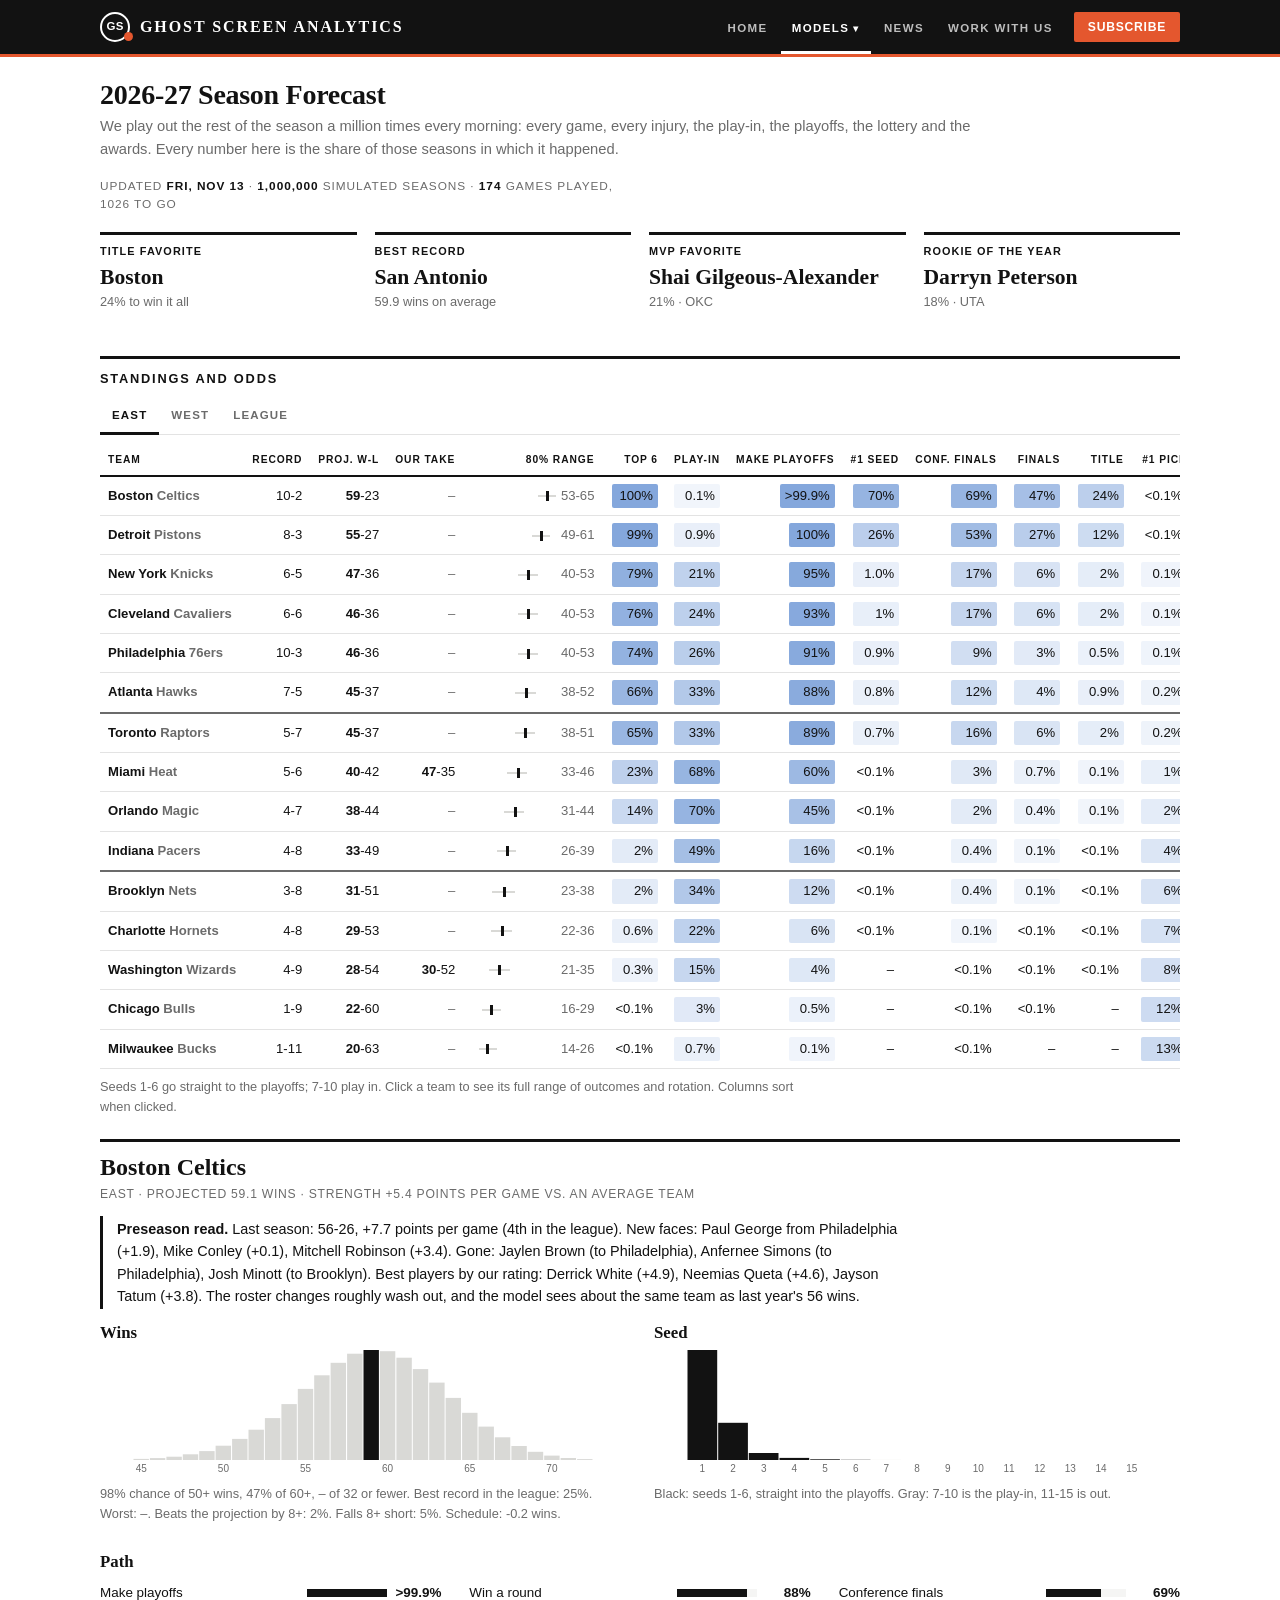
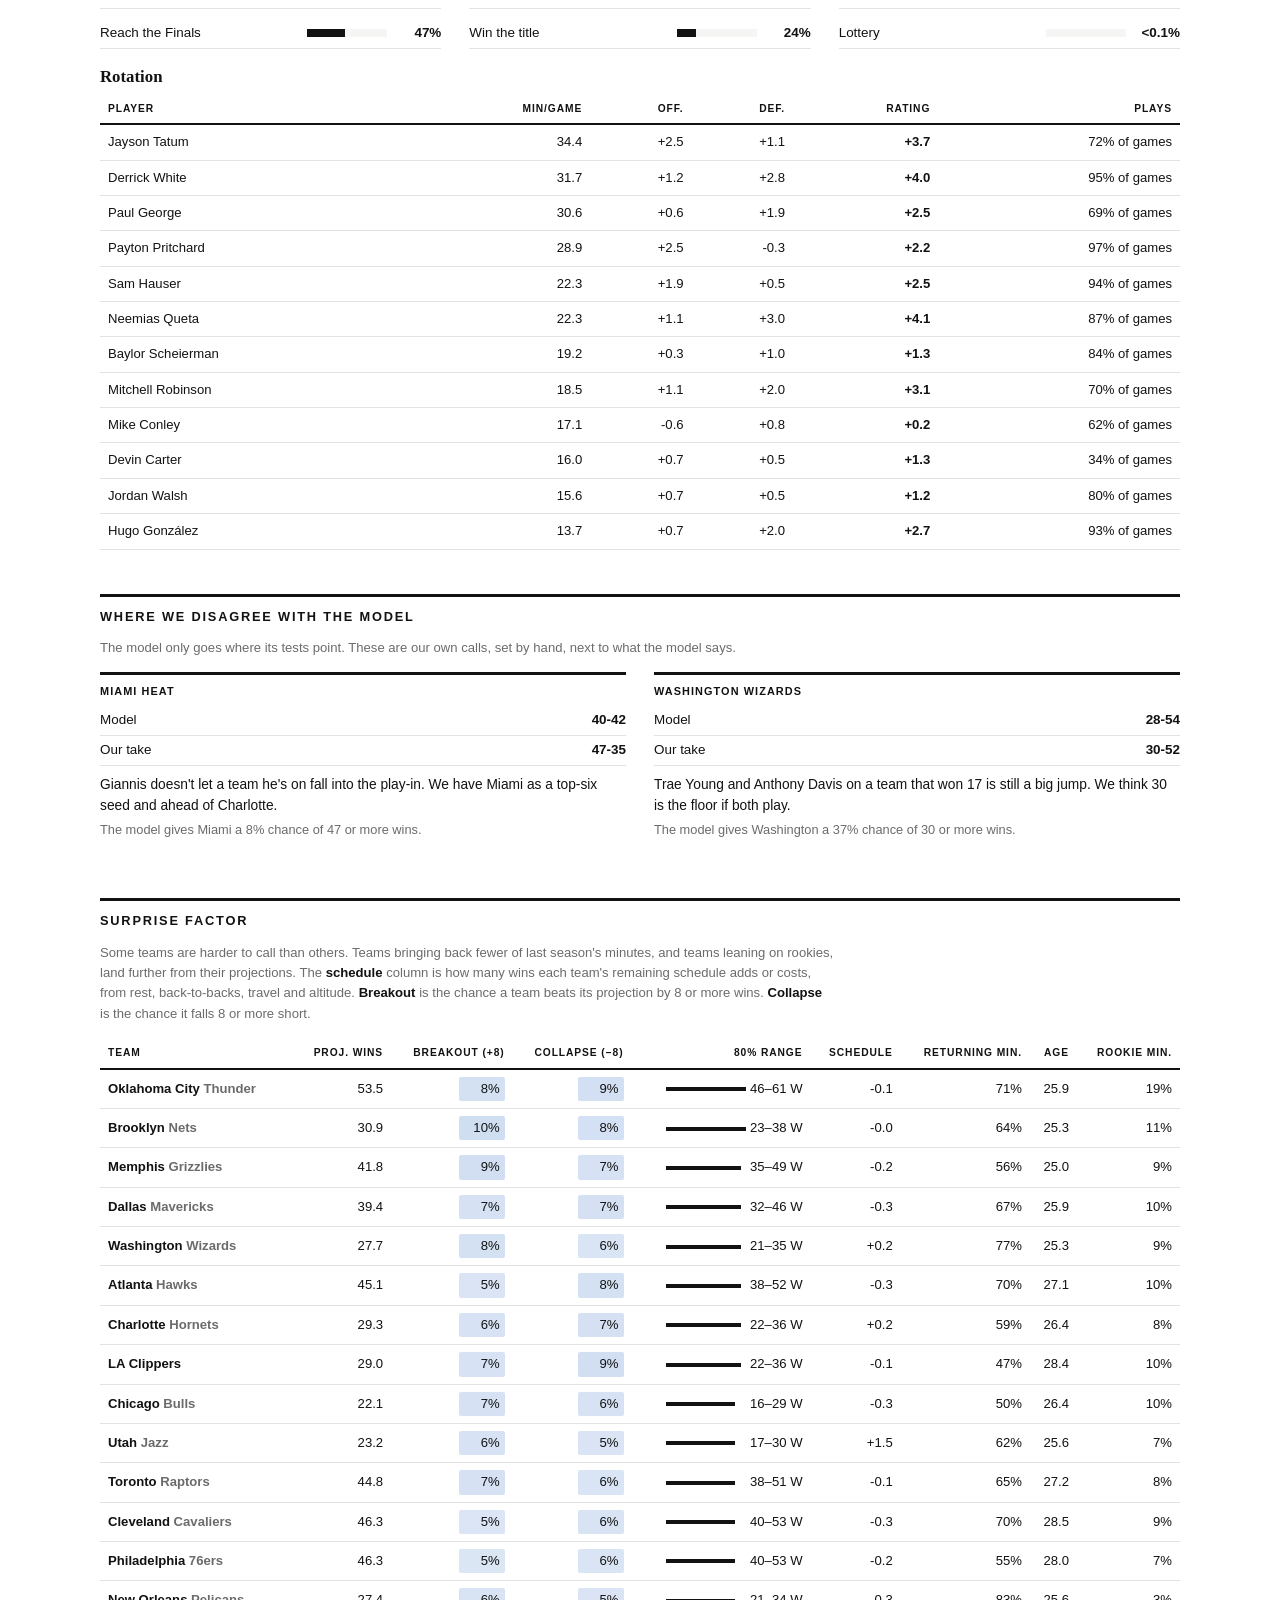
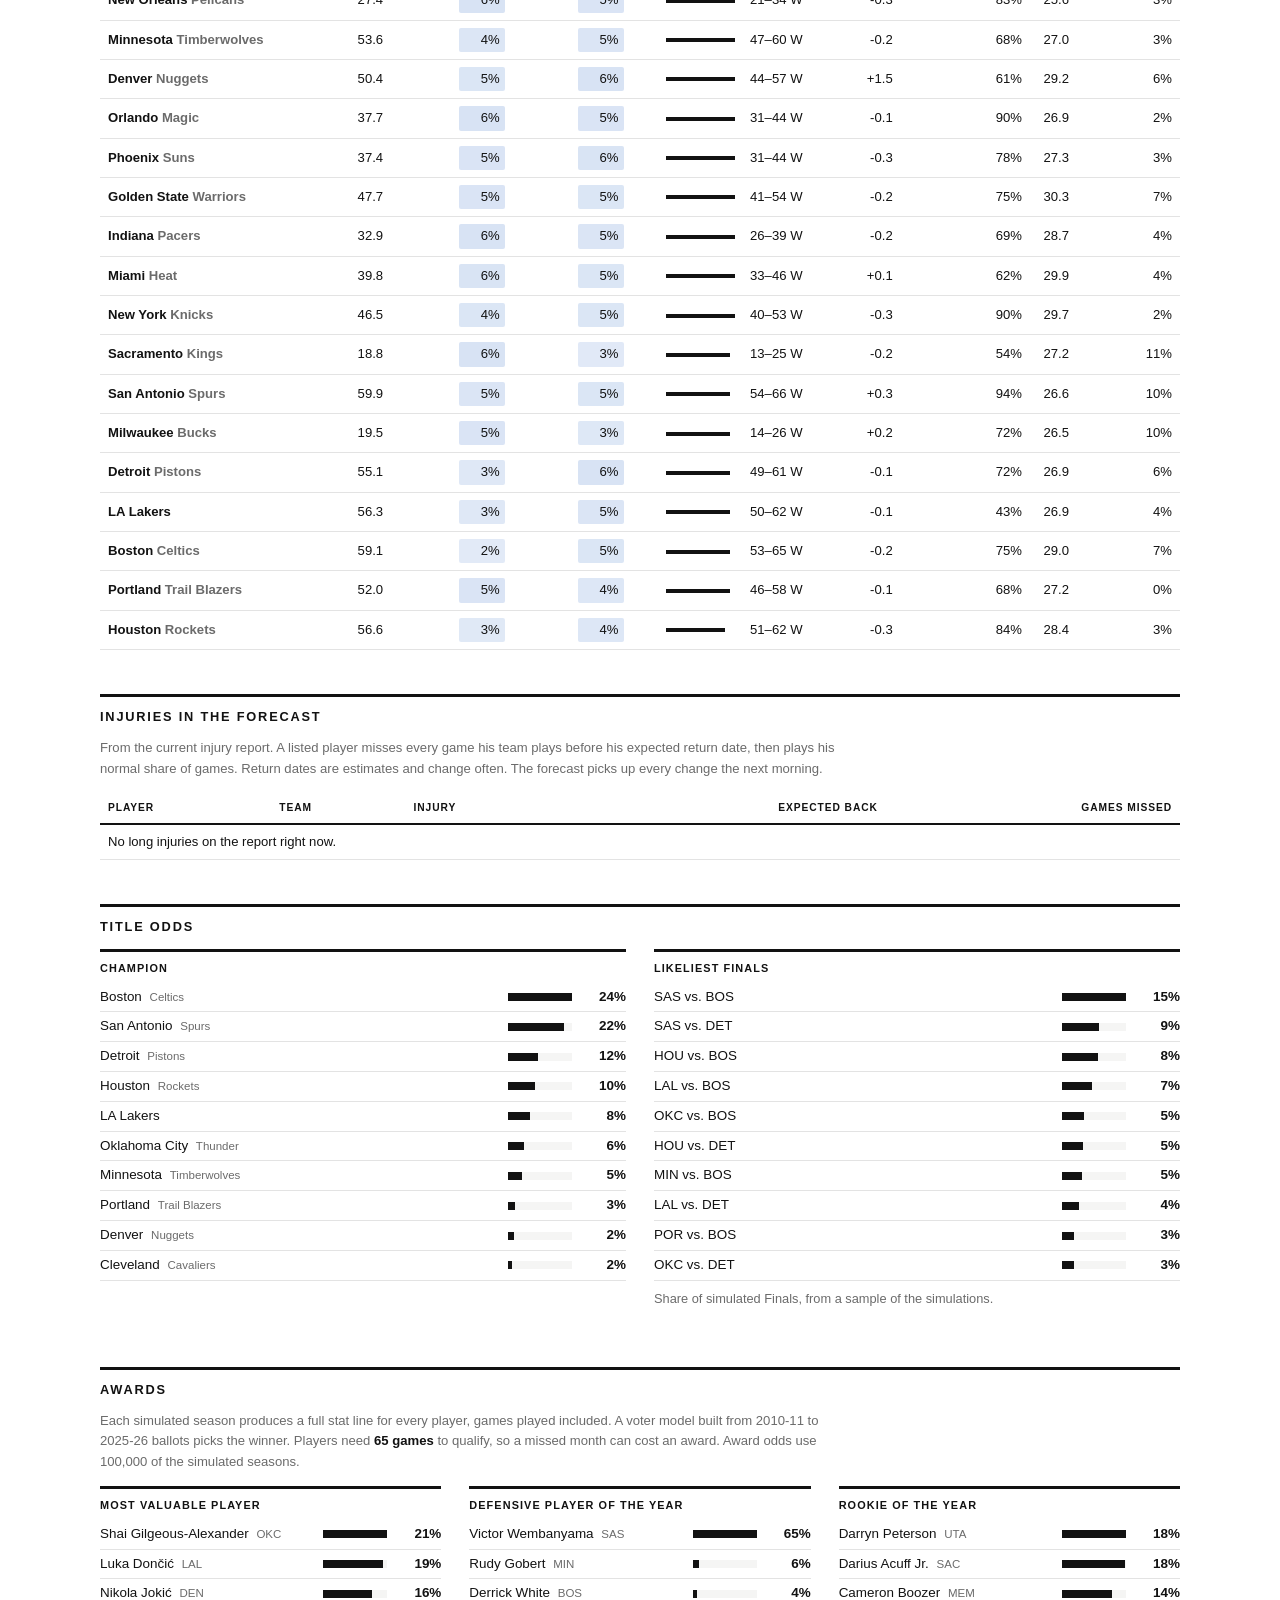
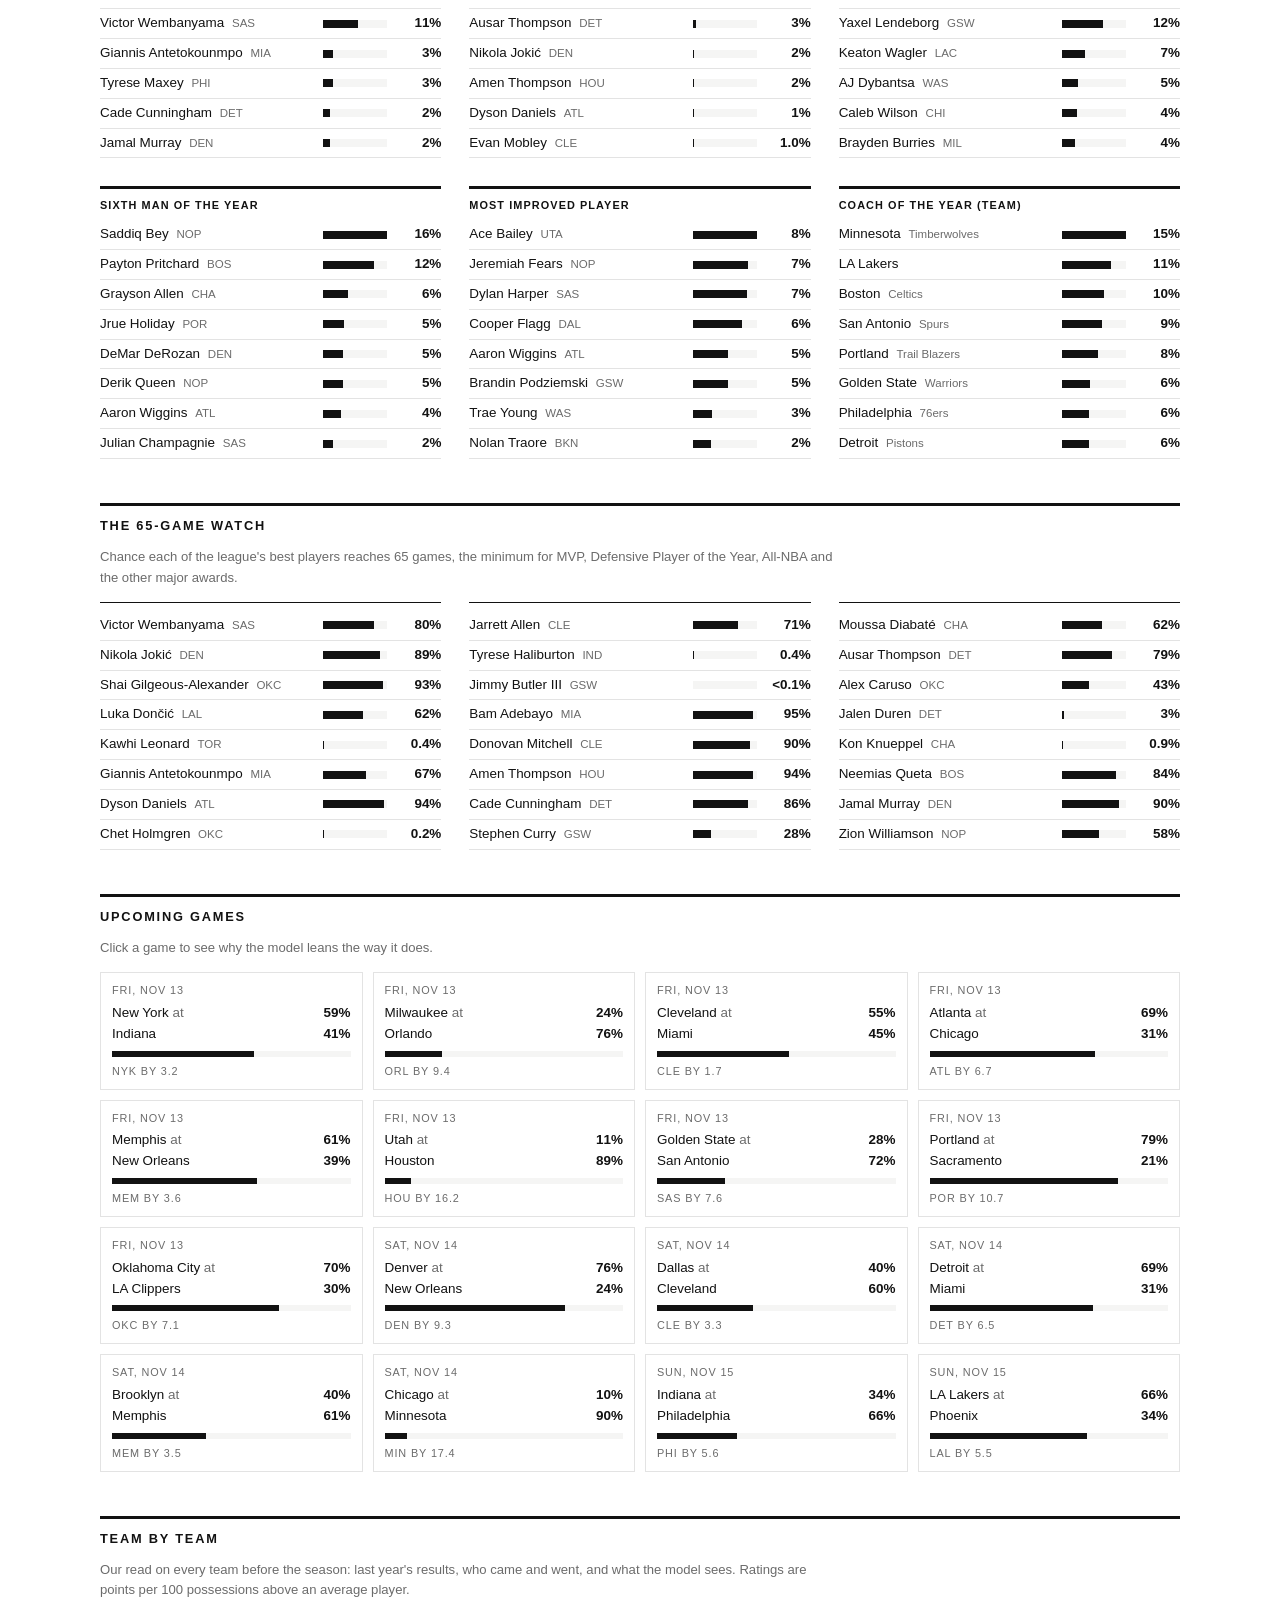
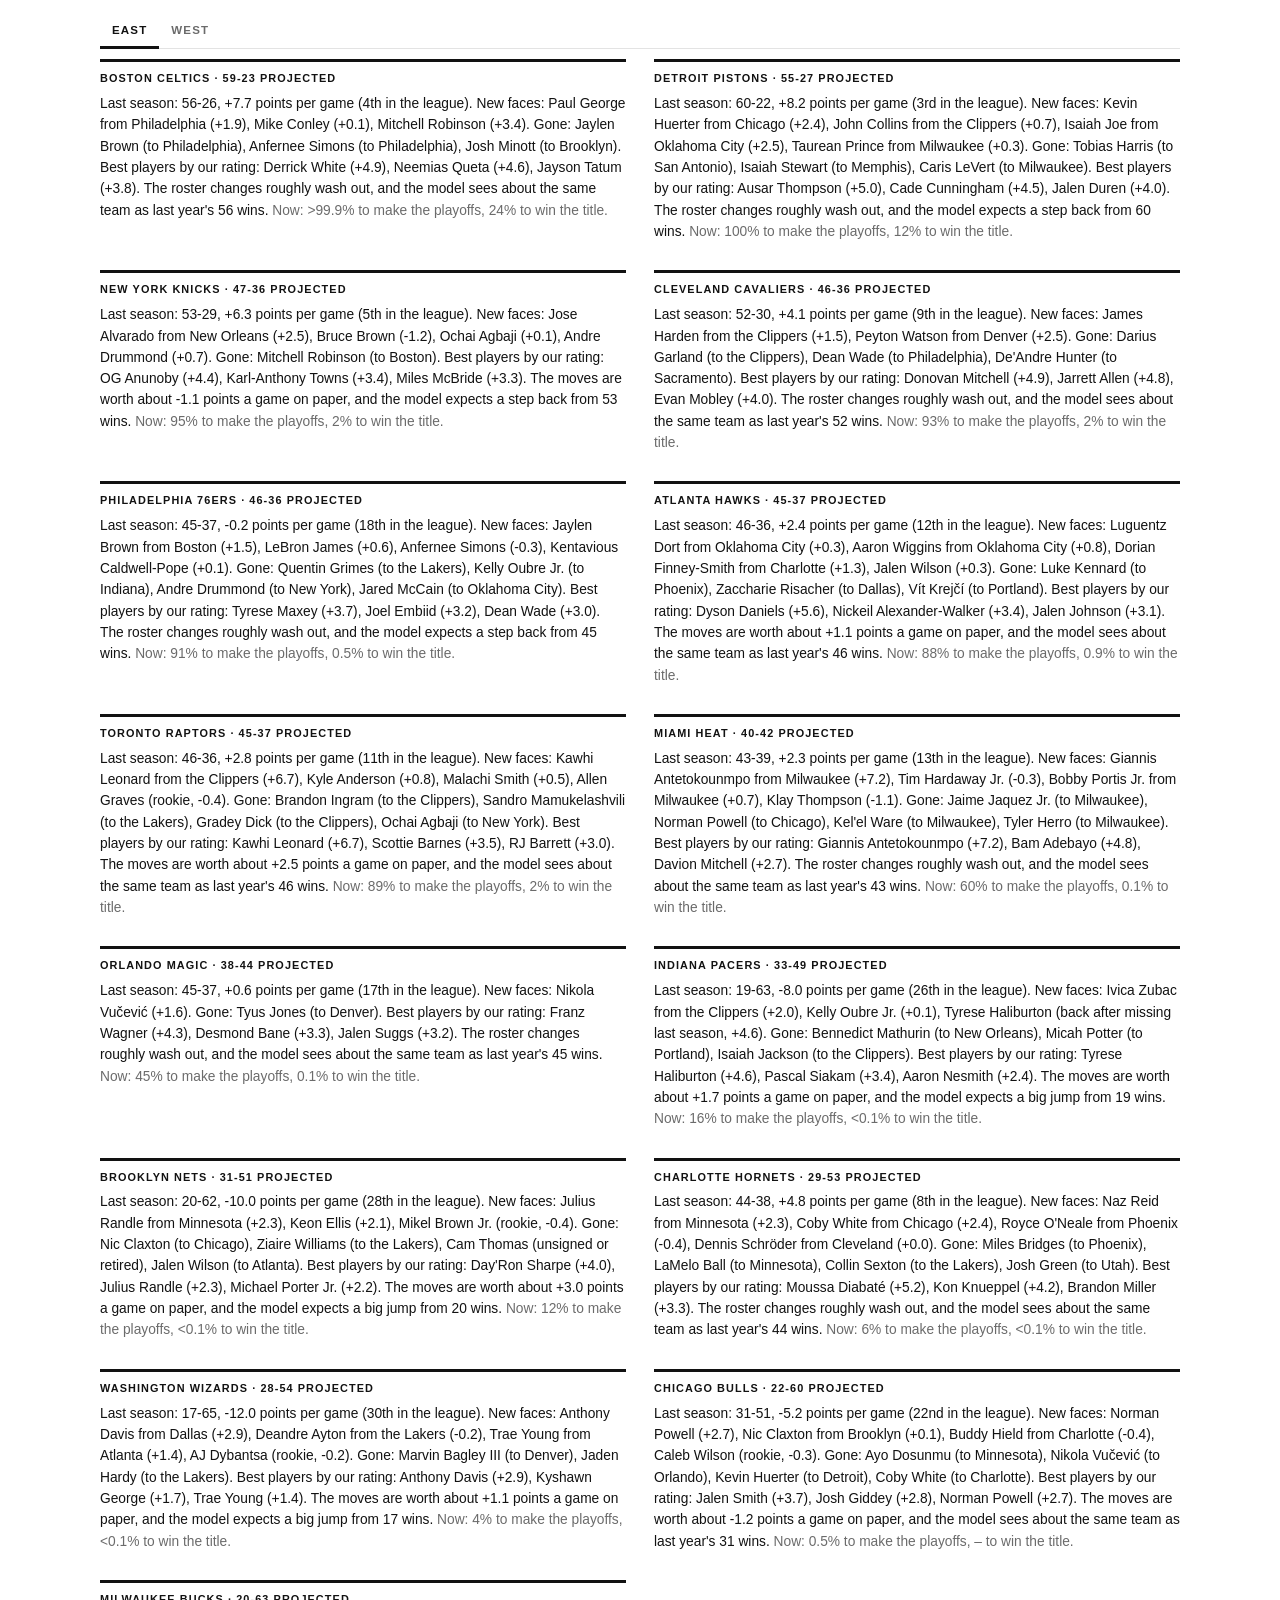
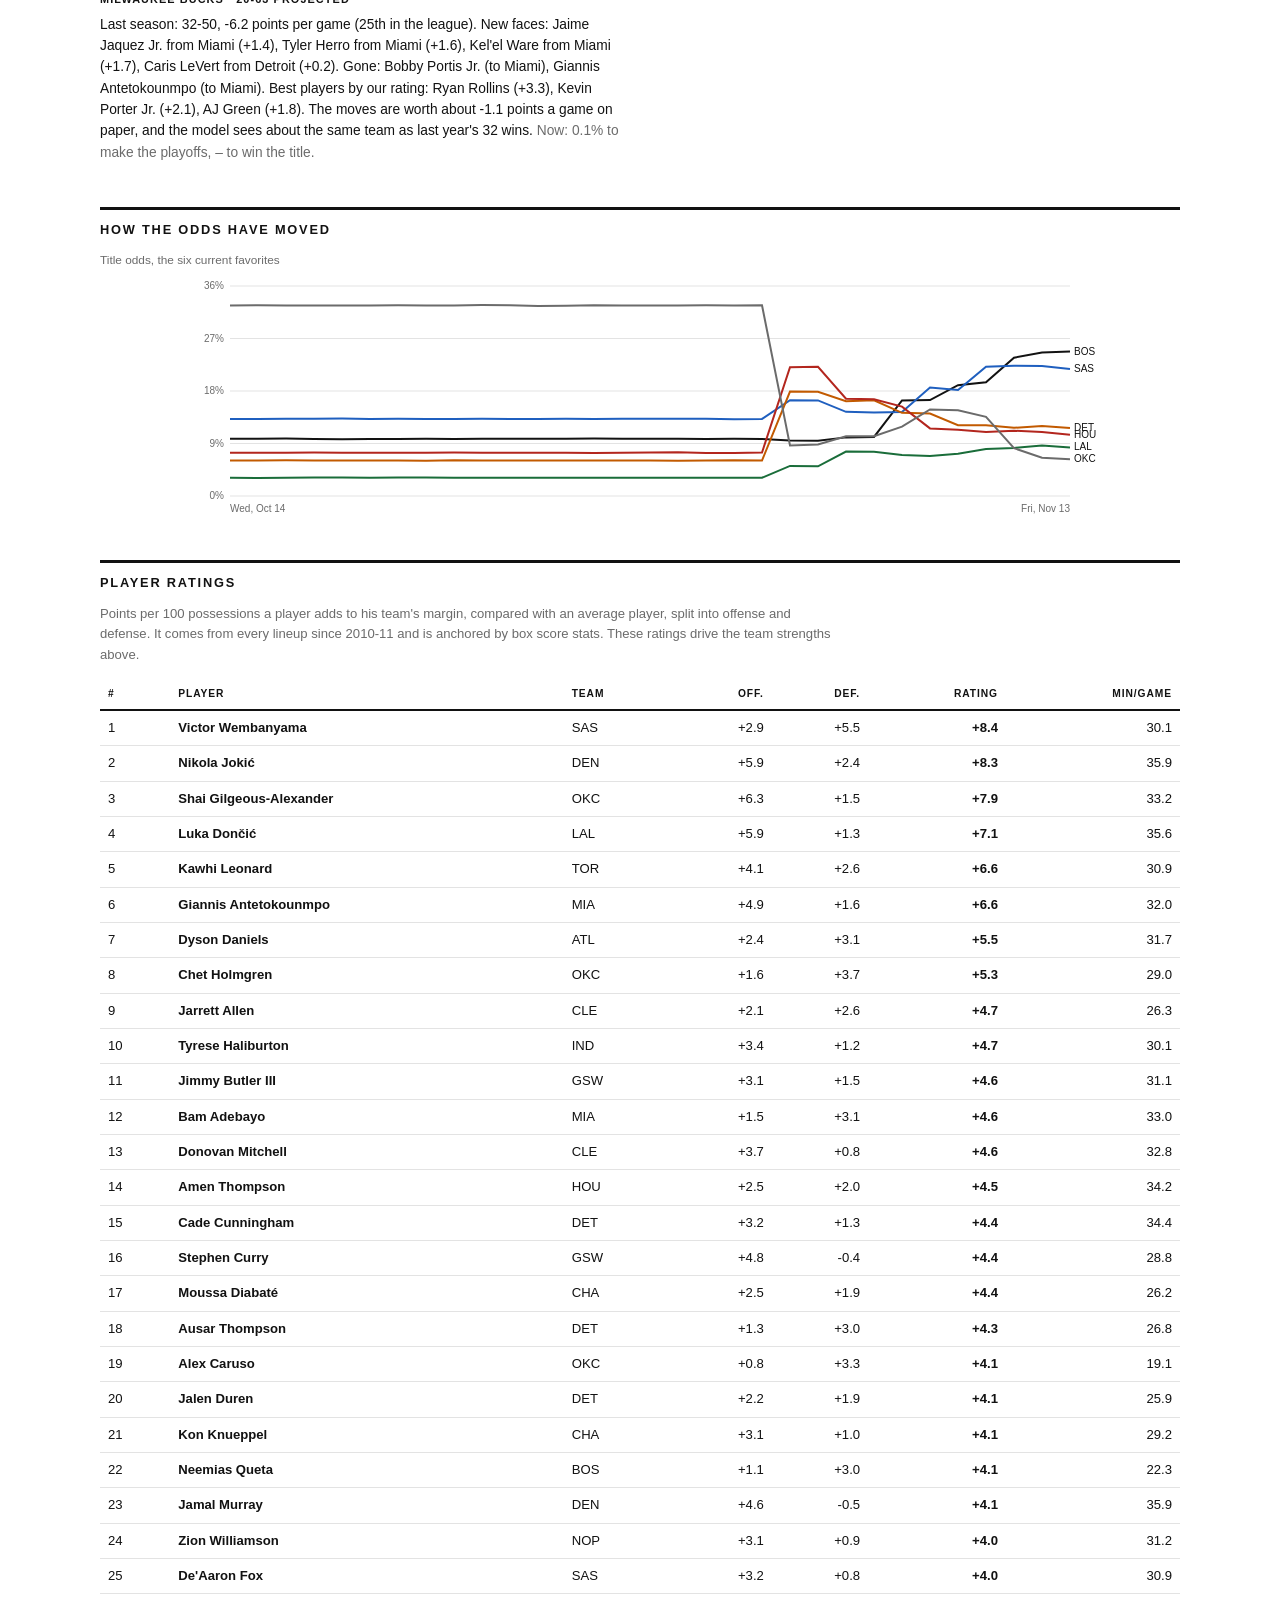
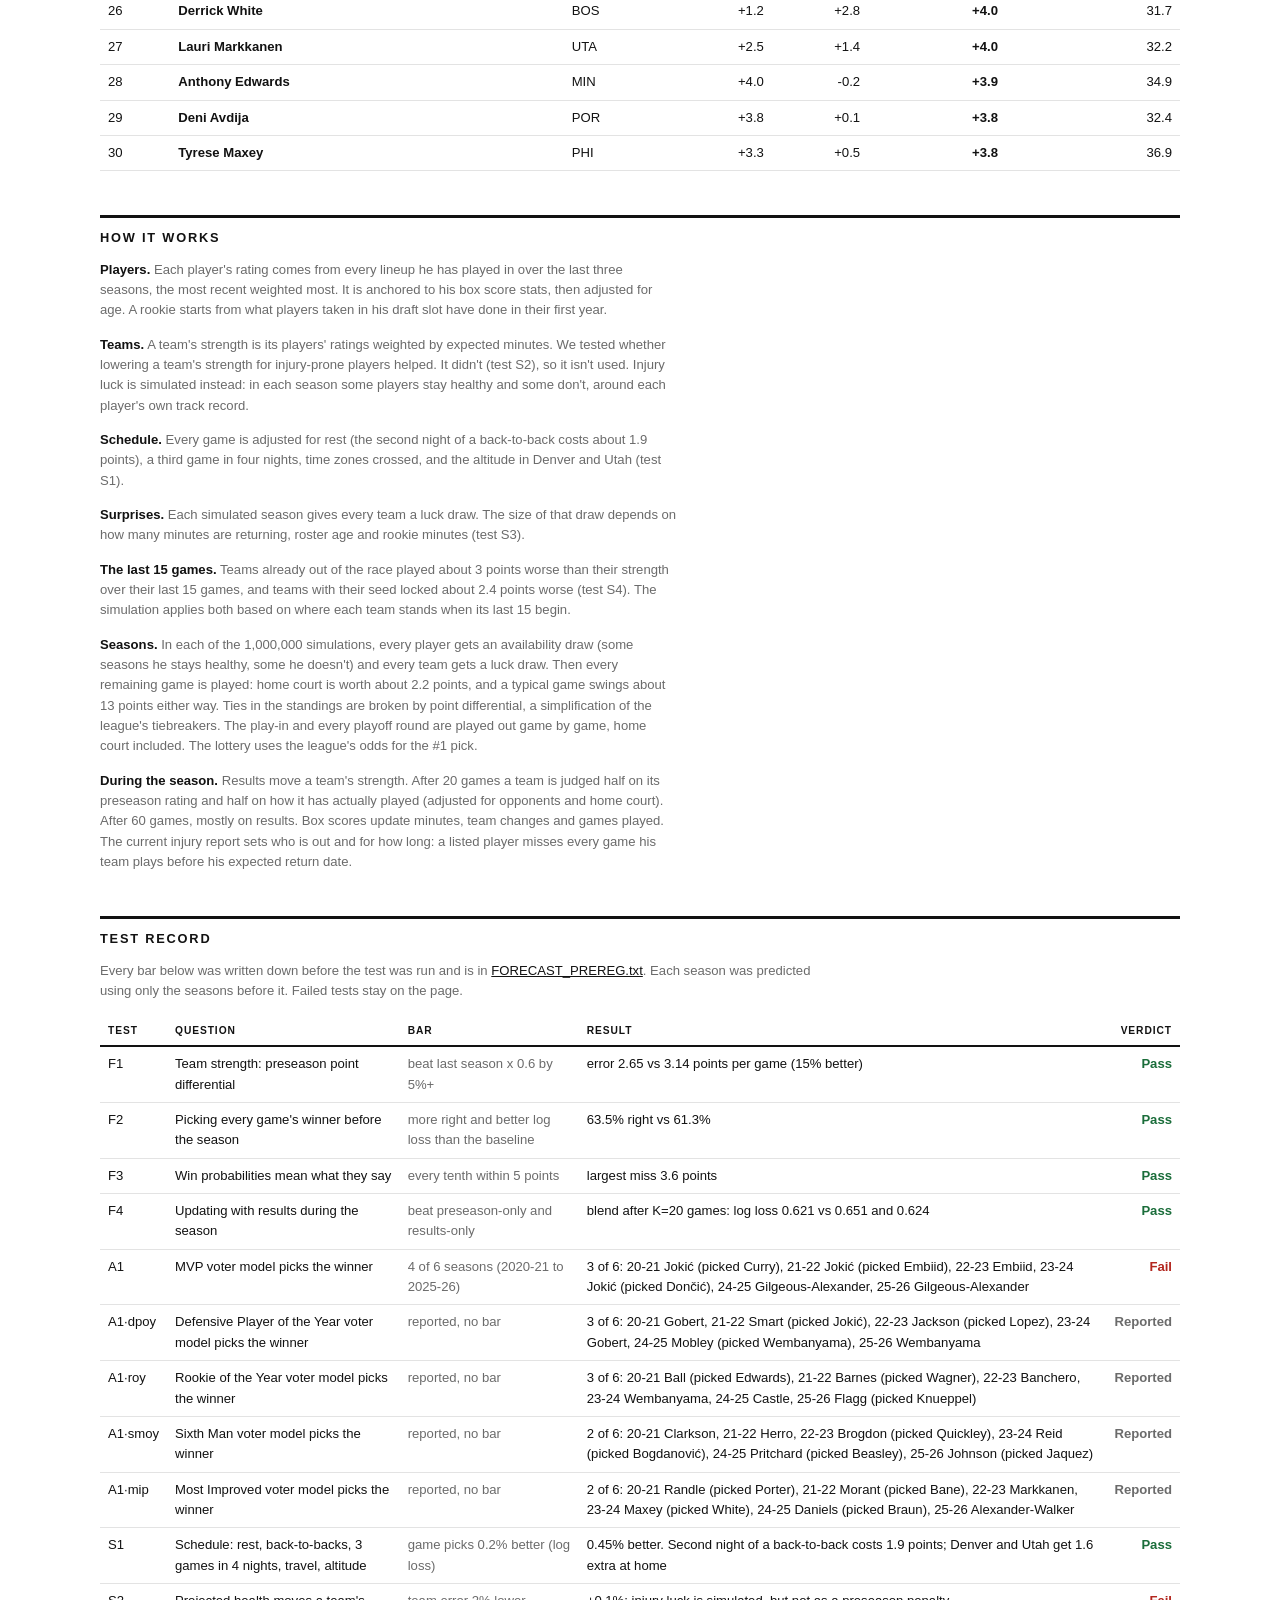
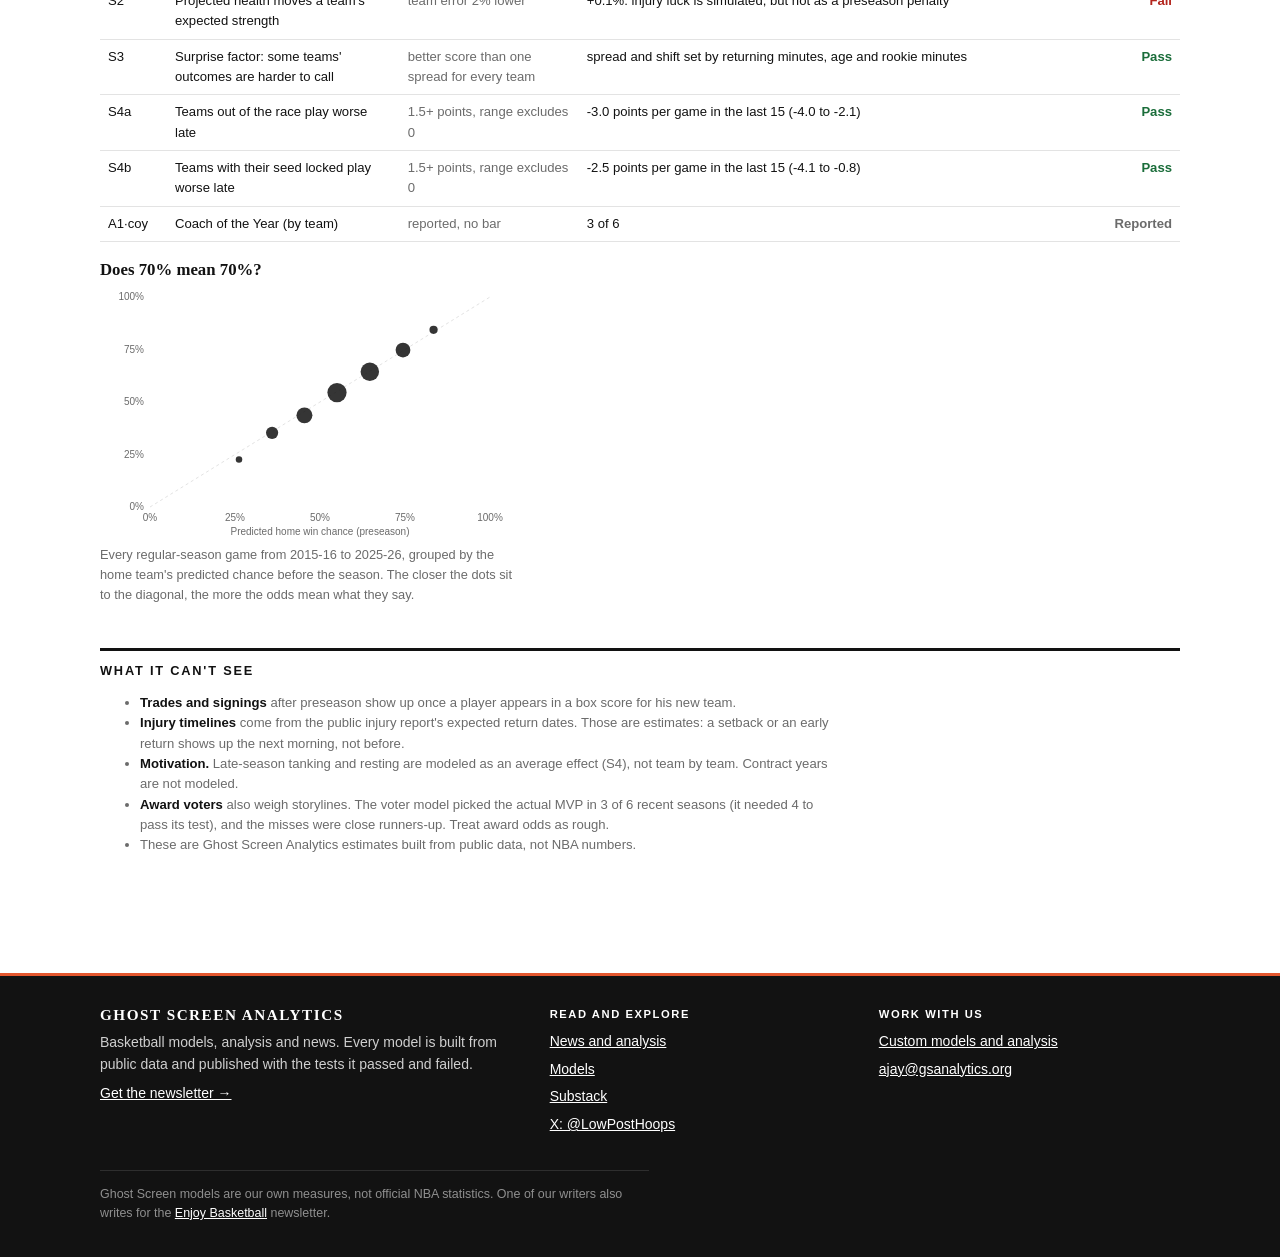
<file: forecast/index.html>
<!doctype html>
<html lang="en">
<head>
<meta charset="utf-8">
<meta name="viewport" content="width=device-width, initial-scale=1">
<title>2026-27 Season Forecast | Ghost Screen Analytics</title>
<meta name="description" content="The 2026-27 NBA season simulated 1,000,000 times every day: projected records, playoff and play-in odds, title odds, award races and every game's win probability.">
<style>
:root{--bg:#ffffff;--ink:#121212;--mute:#6b6b6b;--line:#e3e3e3;--soft:#f5f5f4;--rule:#121212;--acc:#1f5fbf;--warm:#c25a00;--hot:#b3261e;--ok:#1a6d3a;--bar:#d9d9d6;--fill:#121212}
@media (prefers-color-scheme:dark){:root:not([data-theme="light"]){--bg:#121212;--ink:#f2f2f2;--mute:#a0a0a0;--line:#2e2e2e;--soft:#1c1c1c;--rule:#f2f2f2;--acc:#6ea2f0;--warm:#f0a040;--hot:#ff8a80;--ok:#6fd08c;--bar:#3a3a3a;--fill:#f2f2f2}}
:root[data-theme="dark"]{--bg:#121212;--ink:#f2f2f2;--mute:#a0a0a0;--line:#2e2e2e;--soft:#1c1c1c;--rule:#f2f2f2;--acc:#6ea2f0;--warm:#f0a040;--hot:#ff8a80;--ok:#6fd08c;--bar:#3a3a3a;--fill:#f2f2f2}
*{box-sizing:border-box}
html{-webkit-text-size-adjust:100%}
body{margin:0;background:var(--bg);color:var(--ink);font:16px/1.55 -apple-system,BlinkMacSystemFont,"Helvetica Neue",Arial,sans-serif}
main{max-width:1120px;margin:0 auto;padding:22px 20px 64px}
h1{font:700 1.75rem/1.15 Georgia,"Times New Roman",serif;margin:0 0 4px;letter-spacing:-.01em}
.dek{font-size:.92rem;color:var(--mute);margin:0 0 16px;max-width:60em}
h2{font:700 .8rem/1.2 -apple-system,BlinkMacSystemFont,"Helvetica Neue",Arial,sans-serif;text-transform:uppercase;letter-spacing:.14em;margin:44px 0 14px;padding-top:12px;border-top:3px solid var(--rule)}
h3{font:700 1.05rem/1.25 Georgia,"Times New Roman",serif;margin:0 0 6px}
p{margin:0 0 14px;max-width:44em}
@media(max-width:760px){h1{font-size:1.45rem}}
.stamp{font-size:.74rem;color:var(--mute);text-transform:uppercase;letter-spacing:.08em;margin:0 0 18px}
.stamp b{color:var(--ink)}
.tldr{border-left:3px solid var(--rule);padding:4px 0 4px 16px;margin:18px 0 8px;max-width:50em}
.cards{display:grid;grid-template-columns:repeat(4,minmax(0,1fr));gap:18px;margin:8px 0 6px}
@media(max-width:900px){.cards{grid-template-columns:repeat(2,minmax(0,1fr))}}
.cd{border-top:3px solid var(--rule);padding-top:8px}
.cd .t{font-size:.68rem;font-weight:700;text-transform:uppercase;letter-spacing:.1em}
.cd .v{font:700 1.35rem/1.15 Georgia,"Times New Roman",serif;margin:6px 0 2px}
.cd .s{font-size:.8rem;color:var(--mute)}
.tabs{display:flex;gap:0;border-bottom:1px solid var(--line);margin:0 0 10px;flex-wrap:wrap}
.tabs button{font:600 .72rem/1 -apple-system,BlinkMacSystemFont,"Helvetica Neue",Arial,sans-serif;text-transform:uppercase;letter-spacing:.1em;background:none;border:0;border-bottom:3px solid transparent;color:var(--mute);padding:10px 12px;cursor:pointer;margin-bottom:-1px}
.tabs button.on{color:var(--ink);border-bottom-color:var(--ink)}
.tablewrap{overflow-x:auto;-webkit-overflow-scrolling:touch}
table{border-collapse:collapse;width:100%;font-size:.82rem;font-variant-numeric:tabular-nums}
th,td{padding:7px 8px;text-align:right;border-bottom:1px solid var(--line);white-space:nowrap}
th:first-child,td:first-child{text-align:left}
td.l,th.l{text-align:left}
th{cursor:pointer;font-weight:700;font-size:.64rem;text-transform:uppercase;letter-spacing:.09em;border-bottom:2px solid var(--rule);user-select:none;background:var(--bg);vertical-align:bottom}
th.ns{cursor:default}
tbody.click tr{cursor:pointer}tbody.click tr:hover,tbody tr.sel{background:var(--soft)}
td.tm{font-weight:700}
#st td:first-child,#st th:first-child{position:sticky;left:0;background:var(--bg);z-index:1}
#st tr.sel td:first-child{background:var(--soft)}
@media(max-width:620px){#st td.tm .muted{display:none}}
tr.cut td{border-bottom:2px solid var(--mute)}
.pct{position:relative;display:inline-block;min-width:44px}
.heat{display:inline-block;min-width:46px;padding:2px 5px;border-radius:2px}
.rng{position:relative;display:inline-block;width:80px;height:10px;vertical-align:middle;margin-left:6px}
.rng s{position:absolute;top:4px;height:2px;background:var(--bar);text-decoration:none}
.rng b{position:absolute;top:0;width:3px;height:10px;background:var(--ink);margin-left:-1px}
.muted{color:var(--mute)}
.grid2{display:grid;grid-template-columns:minmax(0,1fr) minmax(0,1fr);gap:28px}
.grid3{display:grid;grid-template-columns:repeat(3,minmax(0,1fr));gap:28px}
@media(max-width:900px){.grid3{grid-template-columns:repeat(2,minmax(0,1fr))}}
@media(max-width:700px){.grid2,.grid3{grid-template-columns:minmax(0,1fr)}}
.aw{border-top:3px solid var(--rule);padding-top:8px}
.aw .t{font-size:.68rem;font-weight:700;text-transform:uppercase;letter-spacing:.1em;margin-bottom:6px}
.row{display:grid;grid-template-columns:minmax(0,1fr) 64px 46px;gap:8px;align-items:center;font-size:.84rem;padding:4px 0;border-bottom:1px solid var(--line)}
.row .n{white-space:nowrap;overflow:hidden;text-overflow:ellipsis}
.row .n small{color:var(--mute);font-size:.72rem;margin-left:4px}
.row .bar{height:8px;background:var(--soft);position:relative}
.row .bar i{position:absolute;left:0;top:0;bottom:0;background:var(--fill)}
.row .p{text-align:right;font-variant-numeric:tabular-nums;font-weight:600}
#team{border-top:3px solid var(--rule);padding-top:12px;margin-top:22px}
#team .nm{font:700 1.5rem/1.15 Georgia,"Times New Roman",serif;margin:0}
.sub{color:var(--mute);font-size:.76rem;text-transform:uppercase;letter-spacing:.06em;margin:4px 0 12px}
svg text{font-size:10px;fill:var(--mute)}
.chart svg{width:100%;display:block;overflow:visible}
.games{display:grid;grid-template-columns:repeat(auto-fill,minmax(240px,1fr));gap:10px}
.gm{border:1px solid var(--line);padding:9px 11px;font-size:.84rem}
.gm .d{font-size:.68rem;color:var(--mute);text-transform:uppercase;letter-spacing:.08em;margin-bottom:4px}
.gm .ln{display:flex;justify-content:space-between;gap:8px;font-variant-numeric:tabular-nums}
.gm .ln b{font-weight:700}
.gm{cursor:pointer}.gm:hover,.gm.on{border-color:var(--ink)}
.gd{grid-column:1/-1;border:1px solid var(--ink);padding:14px 16px;font-size:.88rem;background:var(--soft)}
.gd h3{margin-bottom:8px}.gd ul{margin:6px 0 0;padding-left:18px}.gd li{margin:4px 0}.gd .cols{display:grid;grid-template-columns:1fr 1fr;gap:18px;margin-top:10px}
@media(max-width:620px){.gd .cols{grid-template-columns:1fr}}
.gd table{font-size:.8rem}.gd td,.gd th{padding:4px 6px}
.read{border-left:3px solid var(--rule);padding:2px 0 2px 14px;margin:6px 0 14px;max-width:56em;font-size:.9rem}
.gm .wp{height:6px;background:var(--soft);margin-top:6px;position:relative}
.gm .wp i{position:absolute;top:0;bottom:0;left:0;background:var(--fill)}
.key{font-size:.82rem;color:var(--mute);max-width:56em}
.key b{color:var(--ink)}
.key a,.note a{color:var(--ink)}
.tests td{white-space:normal;vertical-align:top}
.pass{color:var(--ok);font-weight:700}.fail{color:var(--hot);font-weight:700}.rep{color:var(--mute);font-weight:700}
.note{font-size:.8rem;color:var(--mute);margin-top:8px;max-width:56em}
.legend{display:flex;flex-wrap:wrap;gap:6px 14px;font-size:.74rem;color:var(--mute);margin:6px 0}
.legend span{display:inline-flex;align-items:center;gap:5px}
.legend i{display:inline-block;width:12px;height:3px}
details{margin-top:10px}summary{cursor:pointer;font-weight:600;font-size:.86rem}
</style>
<link rel="stylesheet" href="../assets/site.css">
<link rel="icon" href="../assets/icon.svg">
</head>
<body>
<header class="mast"><div><a class="brand" href="../"><span class="mk">GS</span>Ghost Screen Analytics</a><nav><a href="../">Home</a><div class="dd on"><a href="../models/">Models</a><div class="menu"><a href="../forecast/" aria-current="page">Season Forecast<small>1,000,000 seasons, every day</small></a><a href="../defense/">Three Gates<small>Rim protection explorer</small></a><a href="../durability/">Load &amp; Durability<small>Who misses games, and why</small></a><a href="../college/">College to NBA<small>Draft prospects, scored</small></a><a href="../breakout/">Breakout<small>Who is about to improve</small></a><a href="../aging/">Aging Curve<small>Who is about to decline</small></a><a href="../lineups/">Lineup Chemistry<small>Do five beat the sum of their parts</small></a><a href="../low-post-franchise-index/">Franchise Index<small>Who built it, who won it</small></a><a href="../joy/">Joy Rankings<small>The most fun games, rebuilt your way</small></a><a href="../clutch/">Clutch<small>Who delivers when it's close</small></a><a class="all" href="../models/">All models and their tests</a></div></div><a href="../news/">News</a><a href="../work/">Work with us</a><a class="sub" href="https://ghostscreenanalytics.substack.com/subscribe">Subscribe</a></nav></div></header>
<main>
<h1>2026-27 Season Forecast</h1>
<p class="dek">We play out the rest of the season a million times every morning: every game, every injury, the play-in, the playoffs, the lottery and the awards. Every number here is the share of those seasons in which it happened.</p>
<p class="stamp" id="stamp">Loading…</p>

<div class="cards" id="cards"></div>

<h2>Standings and odds</h2>
<div class="tabs" id="conf"><button data-c="East" class="on">East</button><button data-c="West">West</button><button data-c="All">League</button></div>
<div class="tablewrap"><table id="st"><thead></thead><tbody class="click"></tbody></table></div>
<p class="note">Seeds 1-6 go straight to the playoffs; 7-10 play in. Click a team to see its full range of outcomes and rotation. Columns sort when clicked.</p>
<div id="team"></div>

<h2>Where we disagree with the model</h2>
<p class="key">The model only goes where its tests point. These are our own calls, set by hand, next to what the model says.</p>
<div id="take"></div>

<h2>Surprise factor</h2>
<p class="key">Some teams are harder to call than others. Teams bringing back fewer of last season's minutes, and teams leaning on rookies, land further from their projections. The <b>schedule</b> column is how many wins each team's remaining schedule adds or costs, from rest, back-to-backs, travel and altitude. <b>Breakout</b> is the chance a team beats its projection by 8 or more wins. <b>Collapse</b> is the chance it falls 8 or more short.</p>
<div class="tablewrap"><table id="sp"><thead></thead><tbody class="click"></tbody></table></div>

<h2>Injuries in the forecast</h2>
<p class="key">From the current injury report. A listed player misses every game his team plays before his expected return date, then plays his normal share of games. Return dates are estimates and change often. The forecast picks up every change the next morning.</p>
<div class="tablewrap"><table id="inj"><thead></thead><tbody></tbody></table></div>
<p class="key" id="injnote"></p>

<h2>Title odds</h2>
<div class="grid2">
 <div class="aw"><div class="t">Champion</div><div id="title"></div></div>
 <div class="aw"><div class="t">Likeliest Finals</div><div id="finals"></div></div>
</div>

<h2>Awards</h2>
<p class="key">Each simulated season produces a full stat line for every player, games played included. A voter model built from 2010-11 to 2025-26 ballots picks the winner. Players need <b>65 games</b> to qualify, so a missed month can cost an award. Award odds use 100,000 of the simulated seasons.</p>
<div class="grid3" id="awards"></div>

<h2>The 65-game watch</h2>
<p class="key">Chance each of the league's best players reaches 65 games, the minimum for MVP, Defensive Player of the Year, All-NBA and the other major awards.</p>
<div class="grid3" id="g65"></div>

<h2>Upcoming games</h2>
<p class="key">Click a game to see why the model leans the way it does.</p>
<div class="games" id="games"></div>

<h2>Team by team</h2>
<p class="key">Our read on every team before the season: last year's results, who came and went, and what the model sees. Ratings are points per 100 possessions above an average player.</p>
<div class="tabs" id="nconf"><button data-c="East" class="on">East</button><button data-c="West">West</button></div>
<div id="notes" class="grid2"></div>

<h2>How the odds have moved</h2>
<div id="hist" class="chart"></div>

<h2>Player ratings</h2>
<p class="key">Points per 100 possessions a player adds to his team's margin, compared with an average player, split into offense and defense. It comes from every lineup since 2010-11 and is anchored by box score stats. These ratings drive the team strengths above.</p>
<div class="tablewrap"><table id="pl"><thead></thead><tbody></tbody></table></div>

<h2>How it works</h2>
<div class="key">
<p><b>Players.</b> Each player's rating comes from every lineup he has played in over the last three seasons, the most recent weighted most. It is anchored to his box score stats, then adjusted for age. A rookie starts from what players taken in his draft slot have done in their first year.</p>
<p><b>Teams.</b> A team's strength is its players' ratings weighted by expected minutes. We tested whether lowering a team's strength for injury-prone players helped. It didn't (test S2), so it isn't used. Injury luck is simulated instead: in each season some players stay healthy and some don't, around each player's own track record.</p>
<p><b>Schedule.</b> Every game is adjusted for rest (the second night of a back-to-back costs about 1.9 points), a third game in four nights, time zones crossed, and the altitude in Denver and Utah (test S1).</p>
<p><b>Surprises.</b> Each simulated season gives every team a luck draw. The size of that draw depends on how many minutes are returning, roster age and rookie minutes (test S3).</p>
<p><b>The last 15 games.</b> Teams already out of the race played about 3 points worse than their strength over their last 15 games, and teams with their seed locked about 2.4 points worse (test S4). The simulation applies both based on where each team stands when its last 15 begin.</p>
<p><b>Seasons.</b> In each of the 1,000,000 simulations, every player gets an availability draw (some seasons he stays healthy, some he doesn't) and every team gets a luck draw. Then every remaining game is played: home court is worth about 2.2 points, and a typical game swings about 13 points either way. Ties in the standings are broken by point differential, a simplification of the league's tiebreakers. The play-in and every playoff round are played out game by game, home court included. The lottery uses the league's odds for the #1 pick.</p>
<p><b>During the season.</b> Results move a team's strength. After 20 games a team is judged half on its preseason rating and half on how it has actually played (adjusted for opponents and home court). After 60 games, mostly on results. Box scores update minutes, team changes and games played. The current injury report sets who is out and for how long: a listed player misses every game his team plays before his expected return date.</p>
</div>

<h2>Test record</h2>
<p class="key">Every bar below was written down before the test was run and is in <a href="https://github.com/ghostscreenanalytics/ghostscreenanalytics.github.io/blob/main/pipeline/FORECAST_PREREG.txt">FORECAST_PREREG.txt</a>. Each season was predicted using only the seasons before it. Failed tests stay on the page.</p>
<div class="tablewrap"><table class="tests" id="tests"><thead><tr><th class="ns l">Test</th><th class="ns l">Question</th><th class="ns l">Bar</th><th class="ns l">Result</th><th class="ns">Verdict</th></tr></thead><tbody></tbody></table></div>
<div id="calib" class="chart" style="max-width:420px;margin-top:18px"></div>

<h2>What it can't see</h2>
<ul class="key">
<li><b>Trades and signings</b> after preseason show up once a player appears in a box score for his new team.</li>
<li><b>Injury timelines</b> come from the public injury report's expected return dates. Those are estimates: a setback or an early return shows up the next morning, not before.</li>
<li><b>Motivation.</b> Late-season tanking and resting are modeled as an average effect (S4), not team by team. Contract years are not modeled.</li>
<li><b>Award voters</b> also weigh storylines. The voter model picked the actual MVP in 3 of 6 recent seasons (it needed 4 to pass its test), and the misses were close runners-up. Treat award odds as rough.</li>
<li>These are Ghost Screen Analytics estimates built from public data, not NBA numbers.</li>
</ul>
</main>
<script>
const $=s=>document.querySelector(s);
const NAMES={ATL:'Hawks',BOS:'Celtics',BKN:'Nets',CHA:'Hornets',CHI:'Bulls',CLE:'Cavaliers',DAL:'Mavericks',DEN:'Nuggets',DET:'Pistons',GSW:'Warriors',HOU:'Rockets',IND:'Pacers',LAC:'Clippers',LAL:'Lakers',MEM:'Grizzlies',MIA:'Heat',MIL:'Bucks',MIN:'Timberwolves',NOP:'Pelicans',NYK:'Knicks',OKC:'Thunder',ORL:'Magic',PHI:'76ers',PHX:'Suns',POR:'Trail Blazers',SAC:'Kings',SAS:'Spurs',TOR:'Raptors',UTA:'Jazz',WAS:'Wizards'};
const CITY={ATL:'Atlanta',BOS:'Boston',BKN:'Brooklyn',CHA:'Charlotte',CHI:'Chicago',CLE:'Cleveland',DAL:'Dallas',DEN:'Denver',DET:'Detroit',GSW:'Golden State',HOU:'Houston',IND:'Indiana',LAC:'LA Clippers',LAL:'LA Lakers',MEM:'Memphis',MIA:'Miami',MIL:'Milwaukee',MIN:'Minnesota',NOP:'New Orleans',NYK:'New York',OKC:'Oklahoma City',ORL:'Orlando',PHI:'Philadelphia',PHX:'Phoenix',POR:'Portland',SAC:'Sacramento',SAS:'San Antonio',TOR:'Toronto',UTA:'Utah',WAS:'Washington'};
const full=t=>t==='LAC'||t==='LAL'?CITY[t]:CITY[t]+' '+NAMES[t];
const tname=t=>t==='LAC'||t==='LAL'?CITY[t]:`${CITY[t]} <span class="muted">${NAMES[t]}</span>`;
const esc=s=>String(s).replace(/[&<>"]/g,c=>({'&':'&amp;','<':'&lt;','>':'&gt;','"':'&quot;'}[c]));
function pct(p){if(p==null)return'–';if(p>=0.9995)return'>99.9%';if(p<0.0005)return p>0?'<0.1%':'–';if(p<0.01)return(100*p).toFixed(1)+'%';return Math.round(100*p)+'%'}
function heat(p){const a=Math.min(1,Math.sqrt(p||0));const dark=matchMedia('(prefers-color-scheme: dark)').matches&&document.documentElement.dataset.theme!=='light'||document.documentElement.dataset.theme==='dark';
 const c=dark?`rgba(110,162,240,${.08+a*.55})`:`rgba(31,95,191,${.05+a*.5})`;return `<span class="heat" style="background:${p>0.0005?c:'transparent'}">${pct(p)}</span>`}
function fmtDate(s){const d=new Date(s+'T12:00:00');return d.toLocaleDateString('en-US',{weekday:'short',month:'short',day:'numeric'})}
let OT={};let F,H,conf='East',sortKey='proj_w',sortDir=-1,selTeam=null;
Promise.all([fetch('../data/forecast.json?'+Date.now()).then(r=>r.json()),fetch('../data/forecast_history.json?'+Date.now()).then(r=>r.json()).catch(()=>[]),fetch('../data/our_take.json?'+Date.now()).then(r=>r.json()).catch(()=>({}))]).then(([f,h,o])=>{F=f;H=h;OT={};for(const k in o)if(o[k]&&o[k].wins!=null)OT[k]=o[k];render()});
function render(){
 const M=F.meta;
 $('#stamp').innerHTML=`Updated <b>${fmtDate(M.updated)}</b> · <b>${M.sims.toLocaleString()}</b> simulated seasons · ${M.games_played?`<b>${M.games_played}</b> games played, ${M.games_left} to go`:'Preseason: no games played yet'}`;
 const T=F.teams;const fav=[...T].sort((a,b)=>b.title-a.title)[0];const best=[...T].sort((a,b)=>b.proj_w-a.proj_w)[0];const mvp=F.awards.mvp[0];const roy=F.awards.roy[0];
 $('#cards').innerHTML=[['Title favorite',`${CITY[fav.team]}`,`${pct(fav.title)} to win it all`],['Best record',`${CITY[best.team]}`,`${best.proj_w.toFixed(1)} wins on average`],['MVP favorite',esc(mvp.name),`${pct(mvp.p)} · ${mvp.team}`],['Rookie of the Year',esc(roy.name),`${pct(roy.p)} · ${roy.team}`]].map(([t,v,s])=>`<div class="cd"><div class="t">${t}</div><div class="v">${v}</div><div class="s">${s}</div></div>`).join('');
 table();take();surprise();injuries();notes();titleOdds();awards();g65();games();hist();players();tests();calib();
}
function injuries(){const I=F.injuries||{};const R=[];for(const t in I)for(const[n,st,ret,typ,g]of I[t])if(g>=3)R.push({n,t,st,ret,typ,g});R.sort((a,b)=>b.g-a.g||a.t.localeCompare(b.t));
 $('#inj thead').innerHTML='<tr><th class="ns l">Player</th><th class="ns l">Team</th><th class="ns l">Injury</th><th class="ns">Expected back</th><th class="ns">Games missed</th></tr>';
 $('#inj tbody').innerHTML=R.length?R.slice(0,40).map(r=>`<tr><td class="l">${esc(r.n)}</td><td class="l">${CITY[r.t]}</td><td class="l">${esc(r.typ||r.st)}</td><td>${r.ret?fmtDate(r.ret):'–'}</td><td><b>${r.g}</b></td></tr>`).join(''):'<tr><td class="l" colspan="5">No long injuries on the report right now.</td></tr>';
 const n=Object.values(I).reduce((a,x)=>a+x.length,0);$('#injnote').textContent=n?`Shows players expected to miss 3 or more games. ${n} players are on the report in total; shorter absences are counted too.`:'';}
const COLS=[['team','Team','l'],['rec','Record'],['proj_w','Proj. W-L'],['ot','Our take','ns'],['rng','80% range','ns'],['top6','Top 6'],['playin','Play-in'],['playoffs','Make playoffs'],['seed1','#1 seed'],['cf','Conf. finals'],['finals','Finals'],['title','Title'],['pick1','#1 pick']];
function table(){
 $('#st thead').innerHTML='<tr>'+COLS.map(([k,l,c])=>`<th class="${c||''}" data-k="${k}">${l}</th>`).join('')+'</tr>';
 $('#st thead').onclick=e=>{const k=e.target.dataset.k;if(!k||k==='rng')return;if(sortKey===k)sortDir*=-1;else{sortKey=k;sortDir=k==='team'?1:-1}table()};
 let R=F.teams.filter(t=>conf==='All'||t.conf===conf);
 R=[...R].sort((a,b)=>{const va=sortKey==='rec'?a.w-a.l:sortKey==='team'?a.team:a[sortKey],vb=sortKey==='rec'?b.w-b.l:sortKey==='team'?b.team:b[sortKey];return(va>vb?1:va<vb?-1:0)*sortDir});
 const lo=Math.min(...F.teams.map(t=>t.w10)),hi=Math.max(...F.teams.map(t=>t.w90));const X=v=>(80*(v-lo)/(hi-lo)).toFixed(1);
 $('#st tbody').innerHTML=R.map((t,i)=>`<tr data-t="${t.team}" class="${t.team===selTeam?'sel':''}${conf!=='All'&&sortKey==='proj_w'&&sortDir===-1&&(i===5||i===9)?' cut':''}"><td class="tm">${tname(t.team)}</td><td>${t.w}-${t.l}</td><td><b>${t.proj_w.toFixed(0)}</b>-${t.proj_l.toFixed(0)}</td><td>${OT[t.team]?`<b>${OT[t.team].wins}</b>-${82-OT[t.team].wins}`:'<span class="muted">–</span>'}</td><td><span class="rng"><s style="left:${X(t.w10)}px;width:${X(t.w90)-X(t.w10)}px"></s><b style="left:${X(t.proj_w)}px"></b></span> <span class="muted">${t.w10}-${t.w90}</span></td>`+
  ['top6','playin','playoffs','seed1','cf','finals','title','pick1'].map(k=>`<td>${heat(t[k])}</td>`).join('')+'</tr>').join('');
 $('#st tbody').onclick=e=>{const tr=e.target.closest('tr');if(!tr)return;selTeam=tr.dataset.t;table();teamPanel()};
 if(!selTeam){selTeam=R[0].team}teamPanel();
}
document.querySelectorAll('#conf button').forEach(b=>b.onclick=()=>{conf=b.dataset.c;document.querySelectorAll('#conf button').forEach(x=>x.classList.toggle('on',x===b));selTeam=null;table()});
let nconf='East';
function notes(){const N=F.notes||{};const R=F.teams.filter(t=>t.conf===nconf).sort((a,b)=>b.proj_w-a.proj_w);
 $('#notes').innerHTML=R.map(t=>`<div class="aw"><div class="t">${full(t.team)} · ${t.proj_w.toFixed(0)}-${(82-t.proj_w).toFixed(0)} projected</div><p style="font-size:.86rem;margin:4px 0 0">${esc(N[t.team]||'')} <span class="muted">Now: ${pct(t.playoffs)} to make the playoffs, ${pct(t.title)} to win the title.</span></p></div>`).join('');
 document.querySelectorAll('#nconf button').forEach(b=>b.onclick=()=>{nconf=b.dataset.c;document.querySelectorAll('#nconf button').forEach(x=>x.classList.toggle('on',x===b));notes()})}
function take(){const K=Object.keys(OT).filter(k=>F.teams.find(t=>t.team===k));if(!K.length){$('#take').innerHTML='<p class="muted">No calls yet.</p>';return}
 $('#take').innerHTML='<div class="grid2">'+K.map(k=>{const t=F.teams.find(x=>x.team===k);const w=OT[k].wins;const d=t.wins_dist;let p=0;for(let i=w;i<83;i++)p+=d[i]||0;
  return `<div class="aw"><div class="t">${full(k)}</div><div class="row" style="grid-template-columns:1fr auto"><span class="n">Model</span><span class="p">${t.proj_w.toFixed(0)}-${(82-t.proj_w).toFixed(0)}</span></div><div class="row" style="grid-template-columns:1fr auto"><span class="n">Our take</span><span class="p">${w}-${82-w}</span></div><p style="font-size:.86rem;margin:8px 0 0">${esc(OT[k].note||'')}</p><p class="note" style="margin-top:4px">The model gives ${CITY[k]} a ${pct(w>t.proj_w?p:1-p+(d[w]||0))} chance of ${w>t.proj_w?w+' or more':w+' or fewer'} wins.</p></div>`}).join('')+'</div>'}
function surprise(){const R=[...F.teams].sort((a,b)=>(b.w90-b.w10)-(a.w90-a.w10)||b.spread-a.spread);const I=F.team_inputs||{};
 $('#sp thead').innerHTML='<tr><th class="ns">Team</th><th class="ns">Proj. wins</th><th class="ns">Breakout (+8)</th><th class="ns">Collapse (−8)</th><th class="ns">80% range</th><th class="ns">Schedule</th><th class="ns">Returning min.</th><th class="ns">Age</th><th class="ns">Rookie min.</th></tr>';
 const mx=Math.max(...R.map(t=>t.w90-t.w10));
 $('#sp tbody').innerHTML=R.map(t=>{const i=I[t.team]||{};return `<tr data-t="${t.team}"><td class="tm">${tname(t.team)}</td><td>${t.proj_w.toFixed(1)}</td><td>${heat(t.boom)}</td><td>${heat(t.bust)}</td><td><span class="rng"><s style="left:0;width:${(80*(t.w90-t.w10)/mx).toFixed(0)}px;background:var(--fill);height:4px;top:3px"></s></span> ${t.w10}–${t.w90} W</td><td>${t.sched_wins>0?'+':''}${t.sched_wins.toFixed(1)}</td><td>${i.cont!=null?Math.round(100*i.cont)+'%':'–'}</td><td>${i.age!=null?i.age.toFixed(1):'–'}</td><td>${i.rook!=null?Math.round(100*i.rook)+'%':'–'}</td></tr>`}).join('');
 $('#sp tbody').onclick=e=>{const tr=e.target.closest('tr');if(!tr)return;selTeam=tr.dataset.t;conf='All';document.querySelectorAll('#conf button').forEach(x=>x.classList.toggle('on',x.dataset.c==='All'));table();$('#team').scrollIntoView({behavior:'smooth'})}}
function bars(vals,labels,w,h,hl){const mx=Math.max(...vals);const bw=w/vals.length;return `<svg viewBox="0 0 ${w} ${h+16}" height="${h+16}">`+vals.map((v,i)=>`<rect x="${(i*bw+.5).toFixed(1)}" y="${(h-h*v/mx).toFixed(1)}" width="${Math.max(bw-1,1).toFixed(1)}" height="${(h*v/mx).toFixed(1)}" fill="${hl&&hl(i)?'var(--fill)':'var(--bar)'}"/>`).join('')+labels.map(([i,l])=>`<text x="${(i*bw+bw/2).toFixed(1)}" y="${h+12}" text-anchor="middle">${l}</text>`).join('')+'</svg>'}
function teamPanel(){
 const t=F.teams.find(x=>x.team===selTeam);if(!t)return;const r=F.rosters[t.team]||[];
 const wd=t.wins_dist;let a=0,b=82;for(let i=0;i<83;i++){if(wd[i]>0.0005){a=i;break}}for(let i=82;i>=0;i--){if(wd[i]>0.0005){b=i;break}}
 const vals=wd.slice(a,b+1);const lab=[];for(let i=a;i<=b;i++)if(i%5===0)lab.push([i-a,i]);
 const sd=t.seeds;
 $('#team').innerHTML=`<p class="nm">${full(t.team)}</p><div class="sub">${t.conf} · projected ${t.proj_w.toFixed(1)} wins · strength ${t.strength>0?'+':''}${t.strength.toFixed(1)} points per game vs. an average team</div>
 ${F.notes&&F.notes[t.team]?`<p class="read"><b>Preseason read.</b> ${esc(F.notes[t.team])}</p>`:''}${OT[t.team]?`<p class="read"><b>Our take: ${OT[t.team].wins} wins.</b> ${esc(OT[t.team].note||'')}</p>`:''}
 <div class="grid2"><div><h3>Wins</h3><div class="chart">${bars(vals,lab,460,110,i=>i+a===Math.round(t.proj_w))}</div><p class="note">${pct(t.w50)} chance of 50+ wins, ${pct(t.w60)} of 60+, ${pct(t.l50)} of 32 or fewer. Best record in the league: ${pct(t.best)}. Worst: ${pct(t.worst)}. Beats the projection by 8+: ${pct(t.boom)}. Falls 8+ short: ${pct(t.bust)}. Schedule: ${t.sched_wins>0?'+':''}${t.sched_wins.toFixed(1)} wins.</p></div>
 <div><h3>Seed</h3><div class="chart">${bars(sd,sd.map((v,i)=>[i,i+1]),460,110,i=>i<6)}</div><p class="note">Black: seeds 1-6, straight into the playoffs. Gray: 7-10 is the play-in, 11-15 is out.</p></div></div>
 <h3 style="margin-top:14px">Path</h3><div class="grid3" style="gap:10px 28px">${[['Make playoffs',t.playoffs],['Win a round',t.r2],['Conference finals',t.cf],['Reach the Finals',t.finals],['Win the title',t.title],['Lottery',t.lottery]].map(([l,p])=>`<div class="row" style="grid-template-columns:minmax(0,1fr) 80px 46px"><span class="n">${l}</span><span class="bar"><i style="width:${(100*p).toFixed(1)}%"></i></span><span class="p">${pct(p)}</span></div>`).join('')}</div>
 <h3 style="margin-top:18px">Rotation</h3><div class="tablewrap"><table><thead><tr><th class="ns">Player</th><th class="ns">Min/game</th><th class="ns">Off.</th><th class="ns">Def.</th><th class="ns">Rating</th><th class="ns">Plays</th></tr></thead><tbody>${r.map(p=>`<tr><td>${esc(p.name)}${p.rookie?' <span class="muted">R</span>':''}</td><td>${p.mpg.toFixed(1)}</td><td>${sg(p.o)}</td><td>${sg(p.d)}</td><td><b>${sg(p.net)}</b></td><td>${Math.round(100*p.avail)}% of games</td></tr>`).join('')}</tbody></table></div>`;
}
const sg=v=>v==null?'–':(v>0?'+':'')+v.toFixed(1);
function list(el,rows,lab){el.innerHTML=rows.map(x=>`<div class="row"><span class="n">${lab(x)}</span><span class="bar"><i style="width:${Math.min(100,100*x.p/rows[0].p).toFixed(1)}%"></i></span><span class="p">${pct(x.p)}</span></div>`).join('')}
function titleOdds(){const T=[...F.teams].sort((a,b)=>b.title-a.title).slice(0,10);list($('#title'),T.map(t=>({p:t.title,t:t.team})),x=>x.t==='LAC'||x.t==='LAL'?CITY[x.t]:`${CITY[x.t]} <small>${NAMES[x.t]}</small>`);
 list($('#finals'),F.meta.finals_matchups.slice(0,10).map(m=>({p:m.p,e:m.east,w:m.west})),x=>`${x.w} vs. ${x.e}`);
 $('#finals').insertAdjacentHTML('beforeend','<p class="note">Share of simulated Finals, from a sample of the simulations.</p>')}
const AW=[['mvp','Most Valuable Player'],['dpoy','Defensive Player of the Year'],['roy','Rookie of the Year'],['smoy','Sixth Man of the Year'],['mip','Most Improved Player'],['coy','Coach of the Year (team)']];
function awards(){$('#awards').innerHTML=AW.map(([k,l])=>`<div class="aw"><div class="t">${l}</div><div id="aw_${k}"></div></div>`).join('');
 for(const[k]of AW){const rows=F.awards[k].slice(0,8);list($('#aw_'+k),rows,x=>k==='coy'?(x.team==='LAC'||x.team==='LAL'?CITY[x.team]:`${CITY[x.team]} <small>${NAMES[x.team]}</small>`):`${esc(x.name)} <small>${x.team}</small>`)}}
function g65(){const R=F.games65.slice(0,24);const cols=[R.slice(0,8),R.slice(8,16),R.slice(16,24)];$('#g65').innerHTML=cols.map(c=>`<div class="aw" style="border-top-width:1px">${c.map(x=>`<div class="row"><span class="n">${esc(x.name)} <small>${x.team}</small></span><span class="bar"><i style="width:${(100*x.p).toFixed(1)}%"></i></span><span class="p">${pct(x.p)}</span></div>`).join('')}</div>`).join('')}
let selGame=null;
function why(g){const W=g.why||{};const h=g.home,a=g.away,fav=g.p_home>=.5?h:a,dog=fav===h?a:h;const pf=Math.max(g.p_home,1-g.p_home);
 const sH=W.s_home,sA=W.s_away;const lines=[];
 const diff=(fav===h?sH-sA:sA-sH);
 lines.push(`<li><b>Talent.</b> ${CITY[h]} rate ${sg(sH)} points per game against an average team, ${CITY[a]} ${sg(sA)}. ${Math.abs(diff)<0.5?'That is basically even.':`${CITY[diff>0?fav:dog]} are better by ${Math.abs(diff).toFixed(1)} points.`}</li>`);
 lines.push(`<li><b>Home court.</b> Worth ${W.hca!=null?W.hca.toFixed(1):'2'} points to ${CITY[h]}${(h==='DEN'||h==='UTA')?', plus about 1.9 more for the altitude':''}.</li>`);
 const sch=[];const P=W.parts||{};
 const side=(x,t)=>{if(!x)return;if(x.b2b)sch.push(`${CITY[t]} are on the second night of a back-to-back`);if(x.three4)sch.push(`${CITY[t]} are playing their third game in four nights`);if(x.tz>=2)sch.push(`${CITY[t]} crossed ${x.tz} time zones to get here`);if(x.rest>=3&&W.n_home+W.n_away>0)sch.push(`${CITY[t]} have had 3+ days off`)};
 side(W.h,h);side(W.a,a);
 const sTot=Object.entries(P).filter(([k])=>k!=='alt').reduce((s,[k,v])=>s+v,0);
 lines.push(`<li><b>Schedule.</b> ${sch.length?sch.join('; ')+'. ':'No back-to-backs or long trips for either team. '}${Math.abs(sTot)>=0.3?`Net effect: ${sTot>0?CITY[h]:CITY[a]} +${Math.abs(sTot).toFixed(1)} points.`:''}</li>`);
 const top=t=>(F.rosters[t]||[]).slice(0,8).sort((x,y)=>y.net-x.net).slice(0,3).map(p=>`${esc(p.name)} (${sg(p.net)})`).join(', ');
 lines.push(`<li><b>Best players.</b> ${CITY[h]}: ${top(h)}. ${CITY[a]}: ${top(a)}.</li>`);
 const oh=(F.out_now||{})[h]||[],oa=(F.out_now||{})[a]||[];if(oh.length||oa.length)lines.push(`<li><b>Out right now.</b> ${[...oh.map(n=>n+' ('+h+')'),...oa.map(n=>n+' ('+a+')')].join(', ')}.</li>`);
 if(W.n_home||W.n_away)lines.push(`<li><b>This season so far.</b> After ${W.n_home} and ${W.n_away} games, about ${Math.round(100*W.n_home/(W.n_home+20))}% and ${Math.round(100*W.n_away/(W.n_away+20))}% of each team's rating comes from how they have actually played.</li>`);
 const lose=Math.round(10*(1-pf));
 return `<h3>${CITY[a]} at ${CITY[h]}: ${CITY[fav]} ${pct(pf)}</h3><p style="margin:0">Add it up and ${CITY[fav]} should win by about ${Math.abs(g.spread).toFixed(1)}. One game swings about ${W.sd||13} points either way on chance alone, so a ${pct(pf)} favorite still loses about ${lose} times in 10.</p><ul>${lines.join('')}</ul>`}
function games(){const G=F.games.slice(0,16);if(!G.length){$('#games').innerHTML='<p class="muted">No games in the next ten days.</p>';return}
 $('#games').innerHTML=G.map(g=>{const fav=g.p_home>=.5?g.home:g.away;const sp=Math.abs(g.spread).toFixed(1);return `<div class="gm${selGame===g.date+g.home?' on':''}" data-g="${g.date+g.home}"><div class="d">${fmtDate(g.date)}</div><div class="ln"><span>${CITY[g.away]} <span class="muted">at</span></span><b>${pct(1-g.p_home)}</b></div><div class="ln"><span>${CITY[g.home]}</span><b>${pct(g.p_home)}</b></div><div class="wp"><i style="width:${(100*(1-g.p_home)).toFixed(1)}%"></i></div><div class="d" style="margin:6px 0 0">${fav} by ${sp}</div></div>`+(selGame===g.date+g.home?`<div class="gd">${why(g)}</div>`:'')}).join('');
 $('#games').onclick=e=>{const c=e.target.closest('.gm');if(!c)return;selGame=selGame===c.dataset.g?null:c.dataset.g;games()}}
function hist(){if(!H||H.length<2){$('#hist').innerHTML='<p class="key">A chart of title odds over time starts once there are two days of forecasts. The first forecast was made '+fmtDate(F.meta.updated)+'.</p>';return}
 const top=[...F.teams].sort((a,b)=>b.title-a.title).slice(0,6).map(t=>t.team);const w=900,h=220,n=H.length;const mx=Math.max(...H.flatMap(d=>top.map(t=>d.t[t]?d.t[t][2]:0)))*1.1;
 const X=i=>40+(w-60)*i/(n-1),Y=v=>h-(h-10)*v/mx;const pal=['var(--fill)','var(--acc)','var(--warm)','var(--hot)','var(--ok)','var(--mute)'];
 let s=`<svg viewBox="0 0 ${w} ${h+20}" height="${h+20}">`;for(let k=0;k<=4;k++){const v=mx*k/4;s+=`<line x1="40" x2="${w-20}" y1="${Y(v)}" y2="${Y(v)}" stroke="var(--line)"/><text x="34" y="${Y(v)+3}" text-anchor="end">${Math.round(100*v)}%</text>`}
 top.forEach((t,j)=>{s+=`<polyline fill="none" stroke="${pal[j]}" stroke-width="2" points="${H.map((d,i)=>X(i)+','+Y(d.t[t]?d.t[t][2]:0)).join(' ')}"/><text x="${X(n-1)+4}" y="${Y(H[n-1].t[t][2])+3}" style="fill:var(--ink)">${t}</text>`});
 s+=`<text x="40" y="${h+16}">${fmtDate(H[0].date)}</text><text x="${w-20}" y="${h+16}" text-anchor="end">${fmtDate(H[n-1].date)}</text></svg>`;$('#hist').innerHTML='<div class="legend">Title odds, the six current favorites</div>'+s}
function players(){const P=F.players;$('#pl thead').innerHTML='<tr><th class="ns">#</th><th class="ns l">Player</th><th class="ns l">Team</th><th class="ns">Off.</th><th class="ns">Def.</th><th class="ns">Rating</th><th class="ns">Min/game</th></tr>';
 $('#pl tbody').innerHTML=P.slice(0,30).map((p,i)=>`<tr><td>${i+1}</td><td class="l"><b>${esc(p.name)}</b></td><td class="l">${p.team}</td><td>${sg(p.o)}</td><td>${sg(p.d)}</td><td><b>${sg(p.net)}</b></td><td>${p.mpg.toFixed(1)}</td></tr>`).join('')}
function tests(){$('#tests tbody').innerHTML=F.tests.map(t=>`<tr><td>${t.id}</td><td class="l">${esc(t.q)}</td><td class="l muted">${esc(t.bar)}</td><td class="l">${esc(t.result)}</td><td>${t.pass_===true?'<span class="pass">Pass</span>':t.pass_===false?'<span class="fail">Fail</span>':'<span class="rep">Reported</span>'}</td></tr>`).join('')}
function calib(){const C=F.backtest.calib.filter(c=>c.n>=100);const w=400,h=220,X=v=>40+(w-60)*v,Y=v=>h-(h-10)*v;
 let s=`<svg viewBox="0 0 ${w} ${h+30}" height="${h+30}"><line x1="${X(0)}" y1="${Y(0)}" x2="${X(1)}" y2="${Y(1)}" stroke="var(--line)" stroke-dasharray="3 3"/>`;
 for(const v of [0,.25,.5,.75,1])s+=`<text x="${X(v)}" y="${h+14}" text-anchor="middle">${Math.round(v*100)}%</text><text x="34" y="${Y(v)+3}" text-anchor="end">${Math.round(v*100)}%</text>`;
 C.forEach(c=>{s+=`<circle cx="${X(c.pred)}" cy="${Y(c.act)}" r="${Math.max(3,Math.sqrt(c.n)/6)}" fill="var(--fill)" opacity=".85"/>`});
 s+=`<text x="${X(.5)}" y="${h+28}" text-anchor="middle">Predicted home win chance (preseason)</text></svg>`;
 $('#calib').innerHTML='<h3>Does 70% mean 70%?</h3>'+s+`<p class="note">Every regular-season game from ${F.backtest.seasons}, grouped by the home team's predicted chance before the season. The closer the dots sit to the diagonal, the more the odds mean what they say.</p>`}
</script>
<footer class="gsa-foot"><div><div><b>Ghost Screen Analytics</b><p>Basketball models, analysis and news. Every model is built from public data and published with the tests it passed and failed.</p><p><a href="https://ghostscreenanalytics.substack.com/subscribe">Get the newsletter →</a></p></div><div><h4>Read and explore</h4><ul><li><a href="../news/">News and analysis</a></li><li><a href="../models/">Models</a></li><li><a href="https://ghostscreenanalytics.substack.com">Substack</a></li><li><a href="https://x.com/LowPostHoops">X: @LowPostHoops</a></li></ul></div><div><h4>Work with us</h4><ul><li><a href="../work/">Custom models and analysis</a></li><li><a href="mailto:ajay@gsanalytics.org">ajay@gsanalytics.org</a></li></ul></div><p class="fine">Ghost Screen models are our own measures, not official NBA statistics. One of our writers also writes for the <a href="https://enjoybasketball.beehiiv.com">Enjoy Basketball</a> newsletter.</p></div></footer>
</body>
</html>
</file>
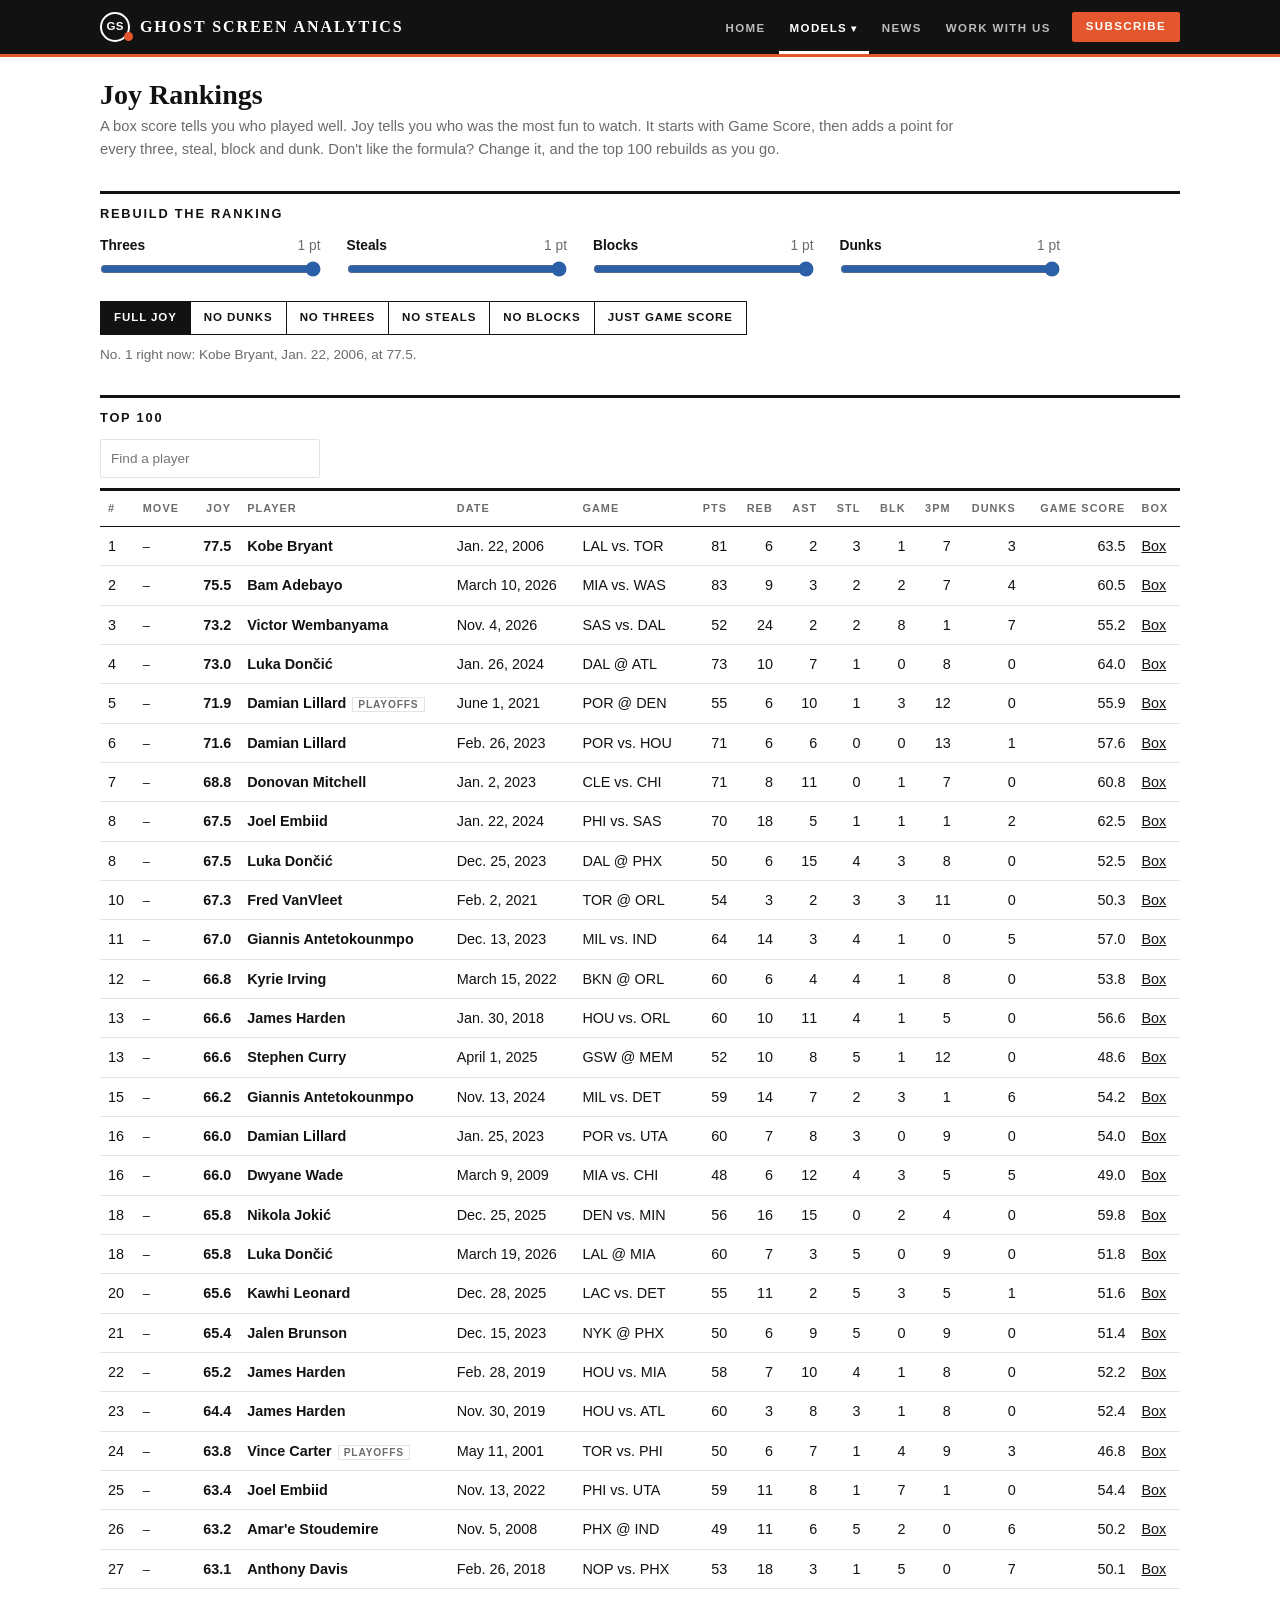
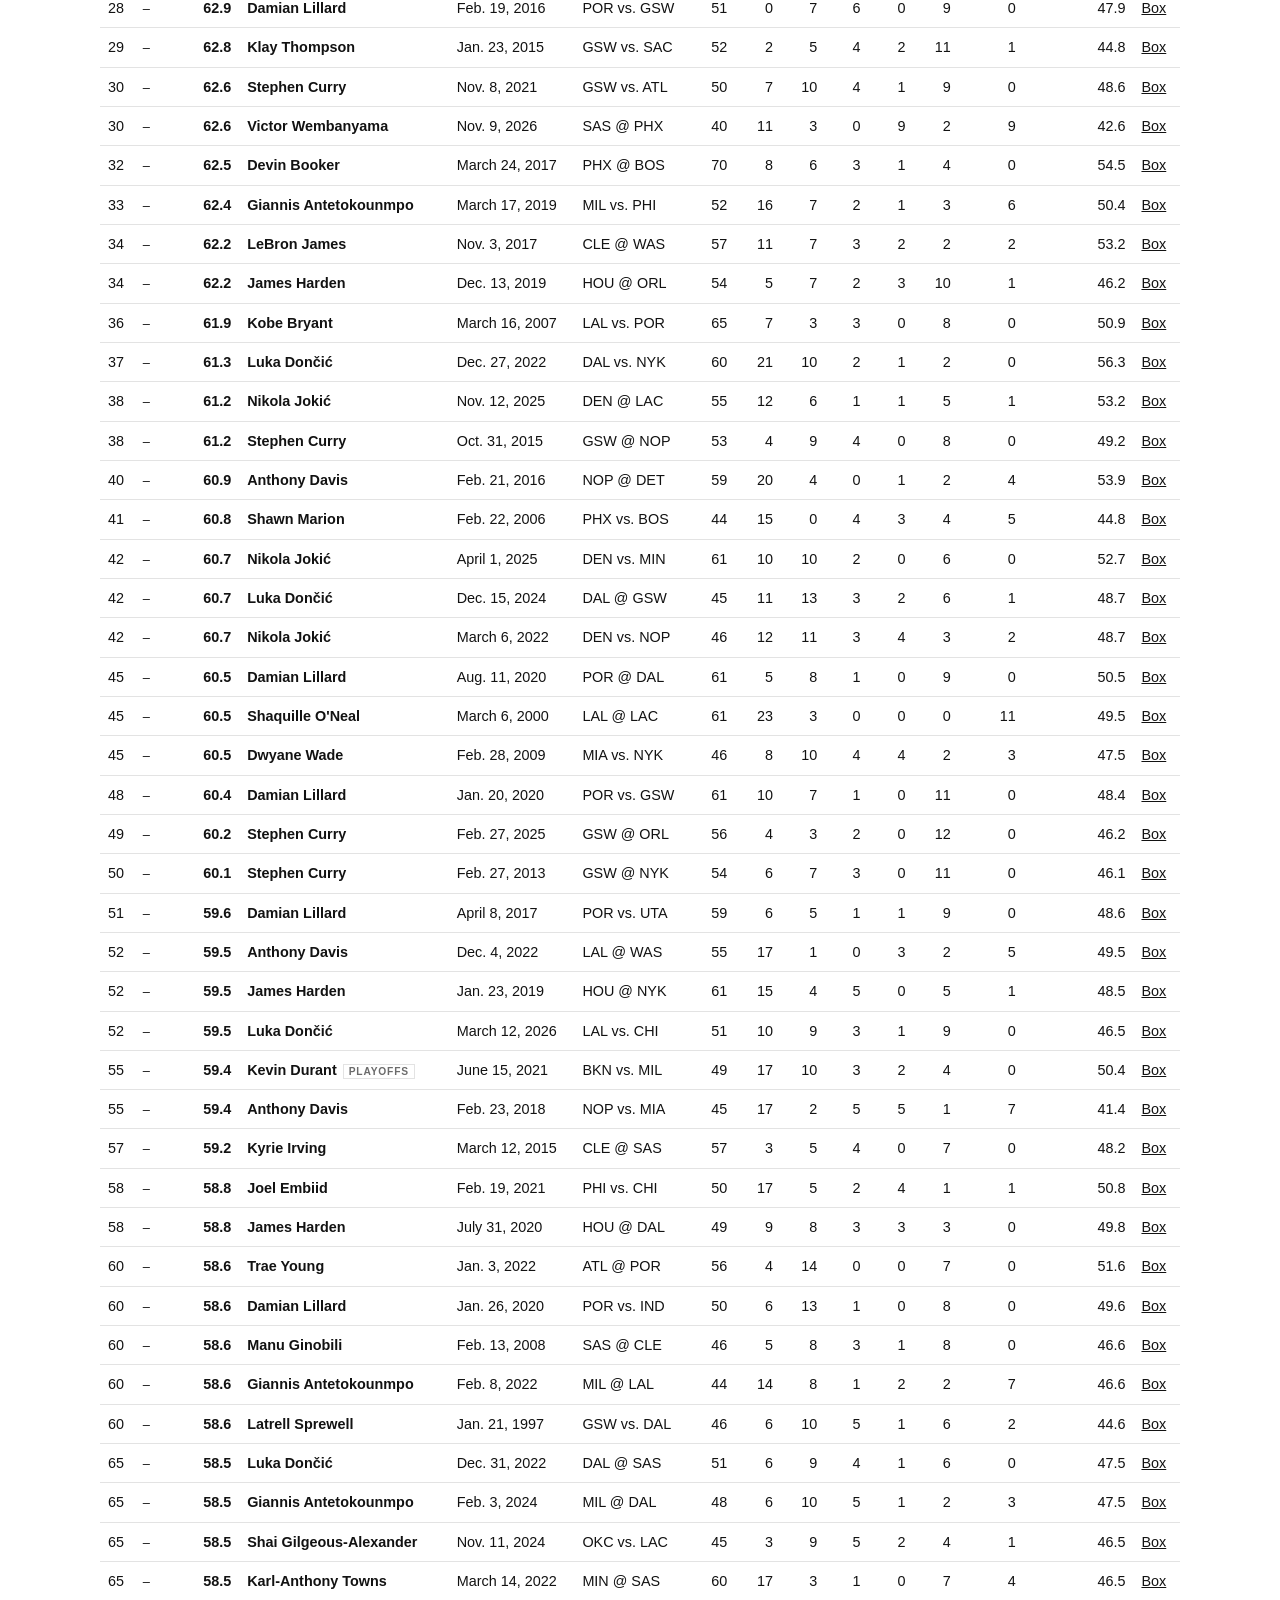
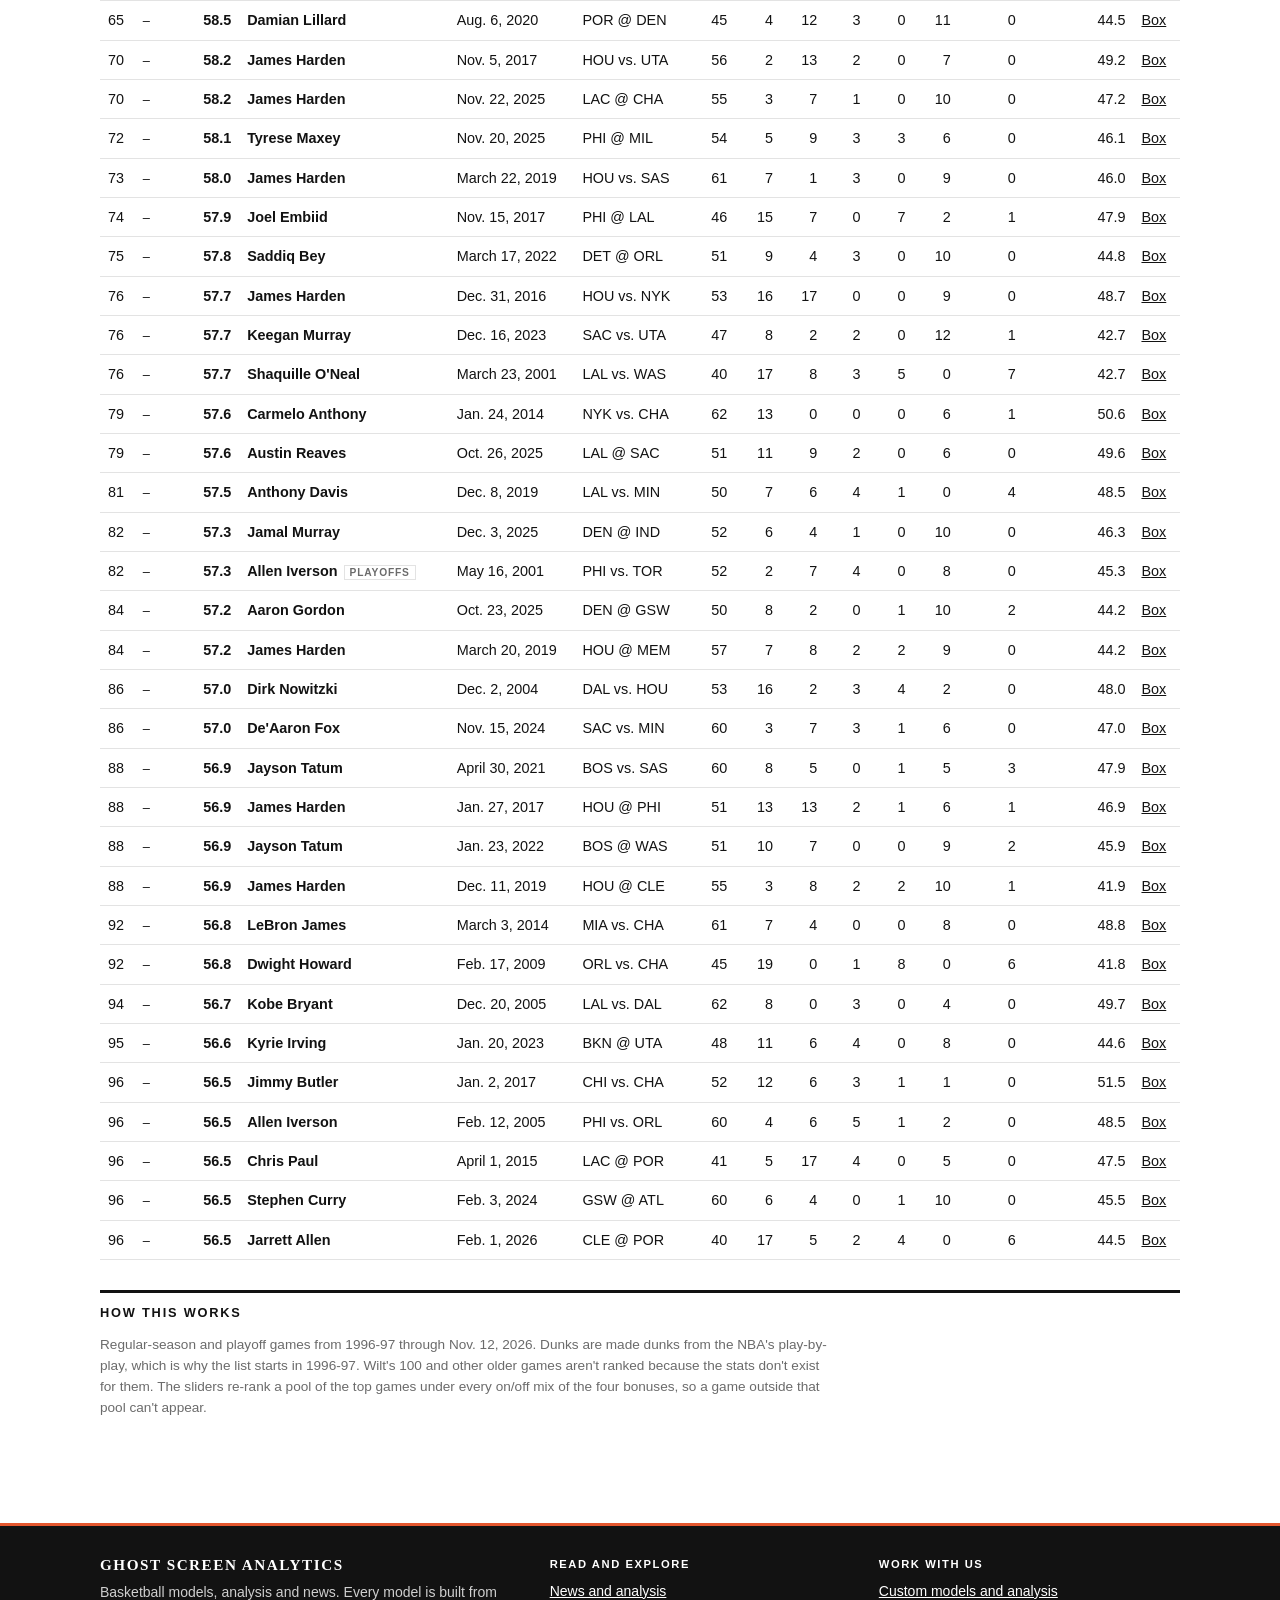
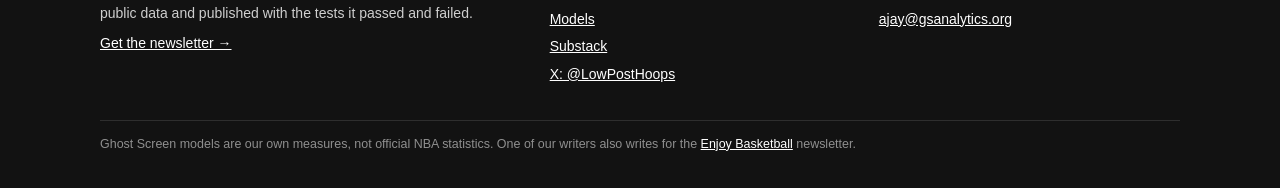
<file: joy/index.html>
<!doctype html>
<html lang="en">
<head>
<meta charset="utf-8">
<meta name="viewport" content="width=device-width, initial-scale=1">
<title>Joy Rankings | Ghost Screen Analytics</title>
<meta name="description" content="The most fun NBA games since 1996-97, ranked by Joy. Turn threes, steals, blocks and dunks up or down and rebuild the list yourself.">
<style>
:root{--bg:#fff;--ink:#121212;--mute:#6b6b6b;--line:#e3e3e3;--soft:#f5f5f4;--rule:#121212;--ok:#1a6d3a;--hot:#b3261e;--bar:#2b5fa8}
@media (prefers-color-scheme:dark){:root:not([data-theme="light"]){--bg:#121212;--ink:#f2f2f2;--mute:#a0a0a0;--line:#2e2e2e;--soft:#1c1c1c;--rule:#f2f2f2;--ok:#6fd08c;--hot:#ff8a80;--bar:#7fb0ee}}
*{box-sizing:border-box}
body{margin:0;background:var(--bg);color:var(--ink);font:16px/1.55 -apple-system,BlinkMacSystemFont,"Helvetica Neue",Arial,sans-serif}
main{max-width:1120px;margin:0 auto;padding:22px 20px 64px}
h1{font:700 1.75rem/1.15 Georgia,"Times New Roman",serif;margin:0 0 4px}
.dek{font-size:.92rem;color:var(--mute);margin:0 0 22px;max-width:60em}
h2{font:700 .8rem/1.2 -apple-system,BlinkMacSystemFont,"Helvetica Neue",Arial,sans-serif;text-transform:uppercase;letter-spacing:.14em;margin:30px 0 14px;padding-top:12px;border-top:3px solid var(--rule)}
.sl{display:grid;grid-template-columns:repeat(4,minmax(0,1fr));gap:18px 26px;max-width:60em}
@media(max-width:760px){.sl{grid-template-columns:repeat(2,minmax(0,1fr))}}
.sl label{display:flex;justify-content:space-between;font-size:.86rem;font-weight:700;margin-bottom:4px}
.sl label span{font-weight:400;color:var(--mute);font-variant-numeric:tabular-nums}
input[type=range]{width:100%;accent-color:var(--bar);margin:0}
.chips{display:flex;flex-wrap:wrap;gap:0;margin:16px 0 0}
.chips button{font:600 .72rem/1 -apple-system,Helvetica,Arial,sans-serif;letter-spacing:.08em;text-transform:uppercase;padding:10px 13px;border:1px solid var(--ink);margin:0 -1px -1px 0;background:var(--bg);color:var(--ink);cursor:pointer}
.chips button[aria-pressed=true]{background:var(--ink);color:var(--bg)}
.tools{display:flex;gap:12px;align-items:center;flex-wrap:wrap;margin:0 0 10px;font-size:.85rem;color:var(--mute)}
.tools input{font:inherit;padding:8px 10px;border:1px solid var(--line);background:var(--bg);color:var(--ink);min-width:220px;border-radius:2px}
.wrap{overflow-x:auto;border-top:3px solid var(--rule)}
table{border-collapse:collapse;width:100%;min-width:820px;font-size:.9rem}
th{font-size:.68rem;text-transform:uppercase;letter-spacing:.1em;text-align:left;padding:9px 8px;border-bottom:1px solid var(--ink);white-space:nowrap;color:var(--mute)}
td{padding:8px;border-bottom:1px solid var(--line);vertical-align:middle;white-space:nowrap}
td.n,th.n{text-align:right;font-variant-numeric:tabular-nums}
td.p{font-weight:700}
td.j{font-weight:700;text-align:right;font-variant-numeric:tabular-nums}
.tag{font-size:.64rem;text-transform:uppercase;letter-spacing:.08em;color:var(--mute);border:1px solid var(--line);padding:1px 5px;margin-left:6px}
.up{color:var(--ok)}.dn{color:var(--hot)}.mv{font-size:.8rem;font-variant-numeric:tabular-nums}
.note{font-size:.85rem;color:var(--mute);max-width:54em;margin:10px 0 0}
a{color:var(--ink)}
</style>
<link rel="stylesheet" href="../assets/site.css">
<link rel="icon" href="../assets/icon.svg">
</head>
<body>
<header class="mast"><div><a class="brand" href="../"><span class="mk">GS</span>Ghost Screen Analytics</a><nav><a href="../">Home</a><div class="dd on"><a href="../models/">Models</a><div class="menu"><a href="../forecast/">Season Forecast<small>1,000,000 seasons, every day</small></a><a href="../defense/">Three Gates<small>Rim protection explorer</small></a><a href="../durability/">Load &amp; Durability<small>Who misses games, and why</small></a><a href="../college/">College to NBA<small>Draft prospects, scored</small></a><a href="../breakout/">Breakout<small>Who is about to improve</small></a><a href="../aging/">Aging Curve<small>Who is about to decline</small></a><a href="../lineups/">Lineup Chemistry<small>Do five beat the sum of their parts</small></a><a href="../low-post-franchise-index/">Franchise Index<small>Who built it, who won it</small></a><a href="../joy/" aria-current="page">Joy Rankings<small>The most fun games, rebuilt your way</small></a><a href="../clutch/">Clutch<small>Who delivers when it's close</small></a><a class="all" href="../models/">All models and their tests</a></div></div><a href="../news/">News</a><a href="../work/">Work with us</a><a class="sub" href="https://ghostscreenanalytics.substack.com/subscribe">Subscribe</a></nav></div></header>
<main>
<h1>Joy Rankings</h1>
<p class="dek">A box score tells you who played well. Joy tells you who was the most fun to watch. It starts with Game Score, then adds a point for every three, steal, block and dunk. Don't like the formula? Change it, and the top 100 rebuilds as you go.</p>
<h2>Rebuild the ranking</h2>
<div class="sl" id="sl"></div>
<div class="chips" id="chips"></div>
<p class="note" id="sum"></p>
<h2>Top 100</h2>
<div class="tools"><input id="q" type="search" placeholder="Find a player" aria-label="Find a player"><span id="cnt"></span></div>
<div class="wrap"><table><thead><tr><th>#</th><th>Move</th><th class="n">Joy</th><th>Player</th><th>Date</th><th>Game</th><th class="n">Pts</th><th class="n">Reb</th><th class="n">Ast</th><th class="n">Stl</th><th class="n">Blk</th><th class="n">3PM</th><th class="n">Dunks</th><th class="n">Game Score</th><th>Box</th></tr></thead><tbody id="tb"></tbody></table></div>
<h2>How this works</h2>
<p class="note">Regular-season and playoff games from 1996-97 through <span id="thru">Nov. 2, 2026</span>. Dunks are made dunks from the NBA's play-by-play, which is why the list starts in 1996-97. Wilt's 100 and other older games aren't ranked because the stats don't exist for them. The sliders re-rank a pool of the top games under every on/off mix of the four bonuses, so a game outside that pool can't appear.</p>
</main>
<footer class="gsa-foot"><div><div><b>Ghost Screen Analytics</b><p>Basketball models, analysis and news. Every model is built from public data and published with the tests it passed and failed.</p><p><a href="https://ghostscreenanalytics.substack.com/subscribe">Get the newsletter →</a></p></div><div><h4>Read and explore</h4><ul><li><a href="../news/">News and analysis</a></li><li><a href="../models/">Models</a></li><li><a href="https://ghostscreenanalytics.substack.com">Substack</a></li><li><a href="https://x.com/LowPostHoops">X: @LowPostHoops</a></li></ul></div><div><h4>Work with us</h4><ul><li><a href="../work/">Custom models and analysis</a></li><li><a href="mailto:ajay@gsanalytics.org">ajay@gsanalytics.org</a></li></ul></div><p class="fine">Ghost Screen models are our own measures, not official NBA statistics. One of our writers also writes for the <a href="https://enjoybasketball.beehiiv.com">Enjoy Basketball</a> newsletter.</p></div></footer>
<script>
fetch('../data/joy.json?v='+new Date().toISOString().slice(0,10)).then(r=>r.json()).then(D=>{
const S=[['t','Threes',11],['s','Steals',9],['b','Blocks',10],['d','Dunks',12]];
const w={t:1,s:1,b:1,d:1};
const P=[['Full Joy',1,1,1,1],['No dunks',1,1,1,0],['No threes',0,1,1,1],['No steals',1,0,1,1],['No blocks',1,1,0,1],['Just Game Score',0,0,0,0]];
const $=i=>document.getElementById(i);
$('sl').innerHTML=S.map(([k,l])=>'<div><label for="r'+k+'">'+l+'<span id="v'+k+'">1 pt</span></label><input id="r'+k+'" type="range" min="0" max="1" step="0.25" value="1"></div>').join('');
$('chips').innerHTML=P.map((p,i)=>'<button type="button" data-i="'+i+'">'+p[0]+'</button>').join('');
const sc=(r,x)=>r[13]+x.t*r[11]+x.s*r[9]+x.b*r[10]+x.d*r[12];
const base=D.r.map((r,i)=>[i,sc(r,{t:1,s:1,b:1,d:1})]).sort((a,b)=>b[1]-a[1]||D.r[b[0]][13]-D.r[a[0]][13]);
const brank={};base.forEach(([i],k)=>brank[i]=k+1);
const fd=s=>{const m=+s.slice(4,6),d=+s.slice(6,8);return ['Jan.','Feb.','March','April','May','June','July','Aug.','Sept.','Oct.','Nov.','Dec.'][m-1]+' '+d+', '+s.slice(0,4)};
const gid=n=>String(n).padStart(10,'0');
function draw(){
 const q=$('q').value.trim().toLowerCase();
 const o=D.r.map((r,i)=>[i,sc(r,w)]).sort((a,b)=>b[1]-a[1]||D.r[b[0]][13]-D.r[a[0]][13]).slice(0,100);
 let rk=0,prev=null;const rows=o.map(([i,s],k)=>{const v=s.toFixed(1);if(v!==prev){rk=k+1;prev=v}return [i,s,rk]});
 const show=rows.filter(([i])=>!q||D.n[D.r[i][0]].toLowerCase().includes(q));
 $('tb').innerHTML=show.map(([i,s,k])=>{const r=D.r[i],dl=brank[i]-(o.findIndex(x=>x[0]===i)+1);
  const mv=dl>0?'<span class="up mv">▲ '+dl+'</span>':dl<0?'<span class="dn mv">▼ '+(-dl)+'</span>':'<span class="mv">–</span>';
  return '<tr><td>'+k+'</td><td>'+mv+'</td><td class="j">'+s.toFixed(1)+'</td><td class="p">'+D.n[r[0]]+(r[4]?'<span class="tag">Playoffs</span>':'')+'</td><td>'+fd(r[2])+'</td><td>'+r[1]+' '+r[3].replace(/^v/,'vs. ').replace(/^@/,'@ ')+'</td>'+[6,7,8,9,10,11,12].map(c=>'<td class="n">'+r[c]+'</td>').join('')+'<td class="n">'+r[13].toFixed(1)+'</td><td><a href="'+(String(r[14])[0]==='E'?'https://www.espn.com/nba/boxscore/_/gameId/'+String(r[14]).slice(1):'https://www.nba.com/game/'+gid(r[14])+'/box-score')+'">Box</a></td></tr>'}).join('');
 $('cnt').textContent=q?show.length+' of the top 100':'';
 const top=rows[0];$('sum').textContent='No. 1 right now: '+D.n[D.r[top[0]][0]]+', '+fd(D.r[top[0]][2])+', at '+top[1].toFixed(1)+'.';
 S.forEach(([k])=>{$('v'+k).textContent=w[k]===0?'Off':w[k]+' pt'});
 document.querySelectorAll('#chips button').forEach(b=>{const p=P[+b.dataset.i];b.setAttribute('aria-pressed',p[1]===w.t&&p[2]===w.s&&p[3]===w.b&&p[4]===w.d)})}
S.forEach(([k])=>{$('r'+k).oninput=e=>{w[k]=+e.target.value;draw()}});
document.querySelectorAll('#chips button').forEach(b=>b.onclick=()=>{const p=P[+b.dataset.i];[w.t,w.s,w.b,w.d]=p.slice(1);S.forEach(([k])=>$('r'+k).value=w[k]);draw()});
$('q').oninput=draw;draw();
$('thru').textContent=fd(D.through.replace(/-/g,''));
});
</script>
</body>
</html>
</file>
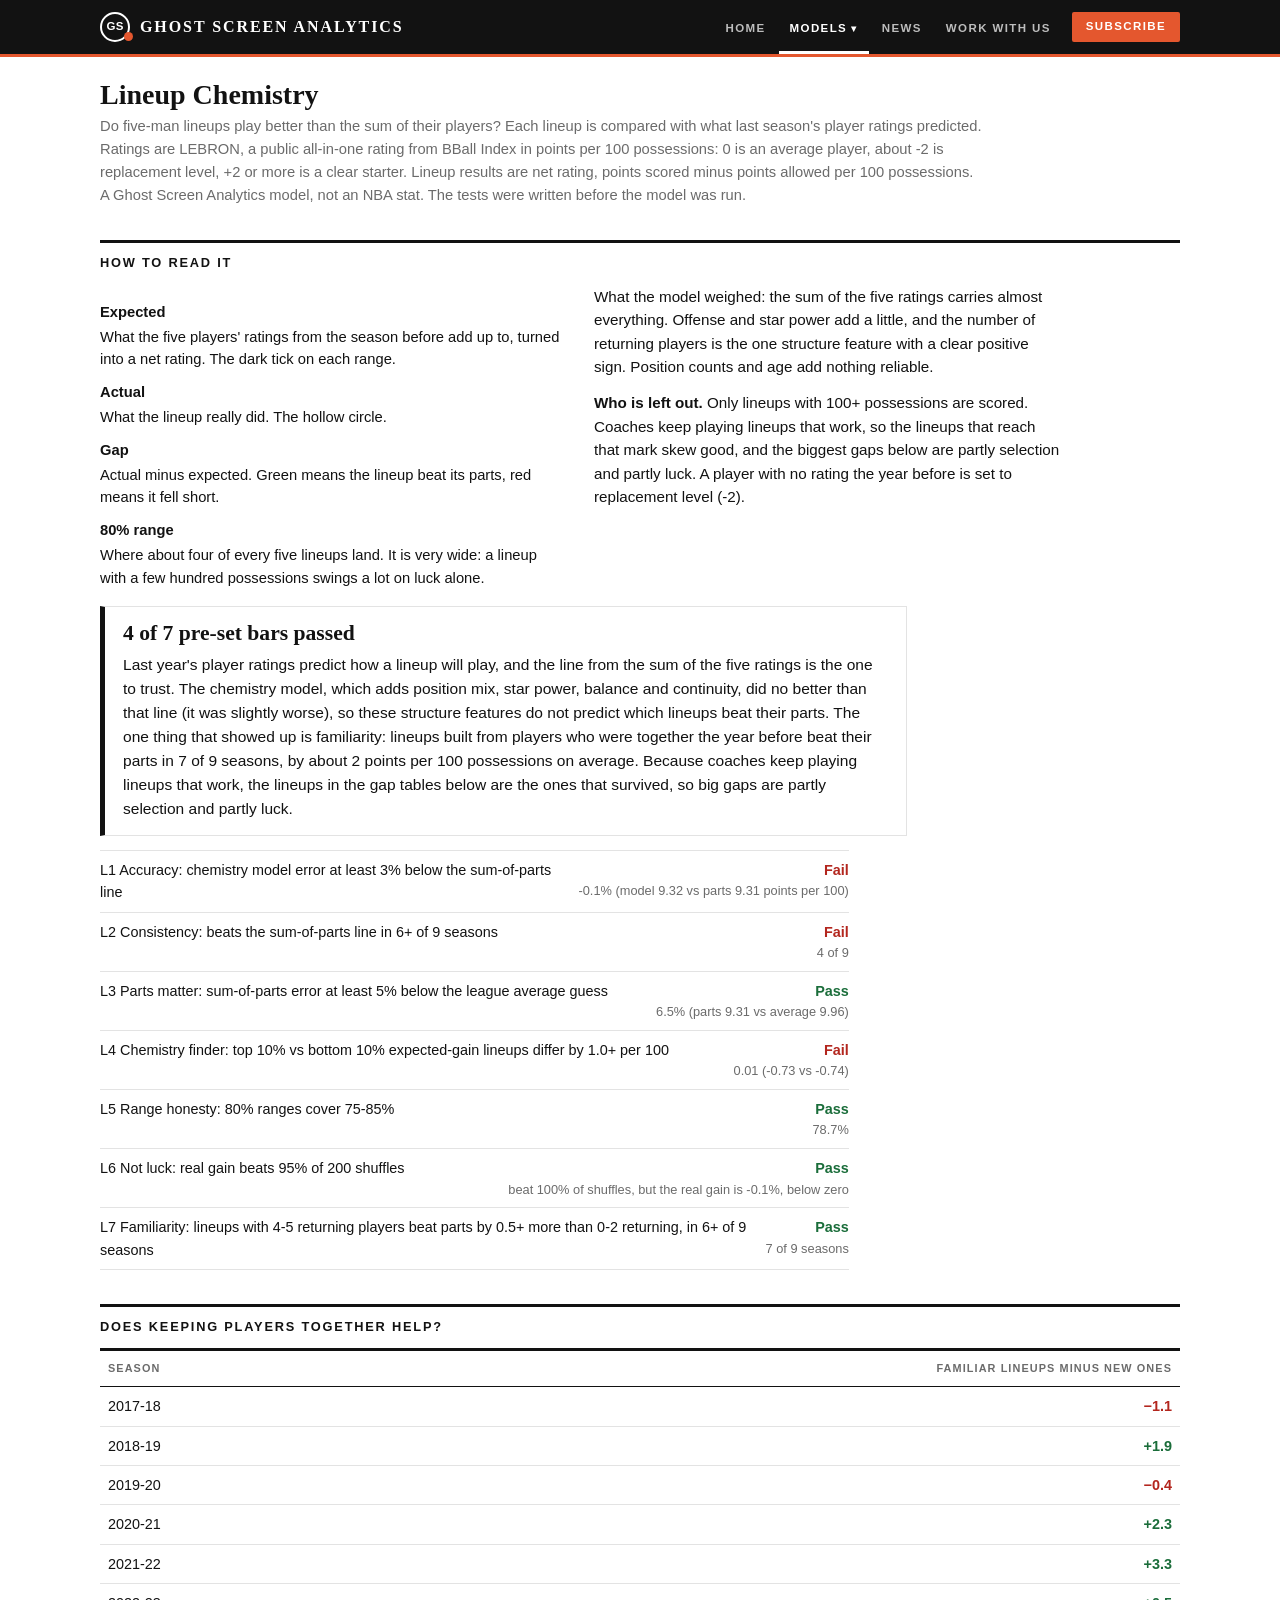
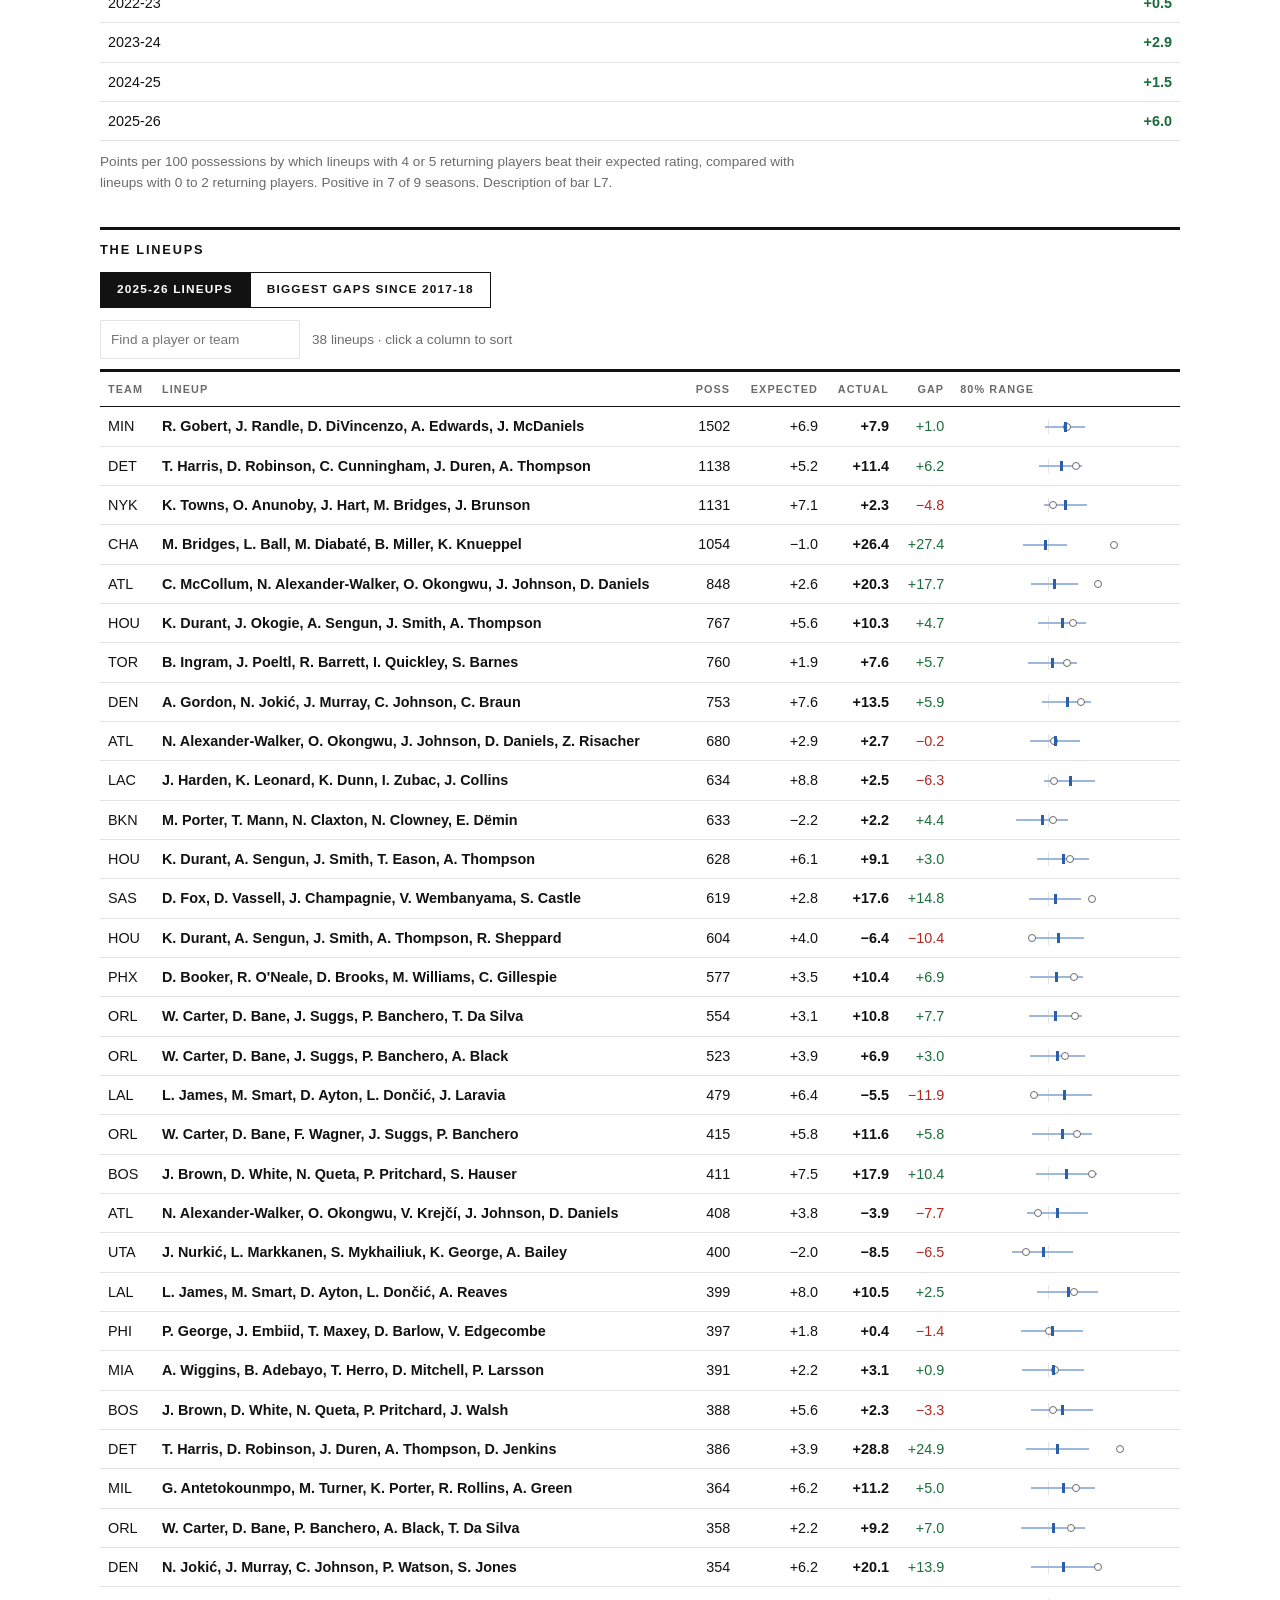
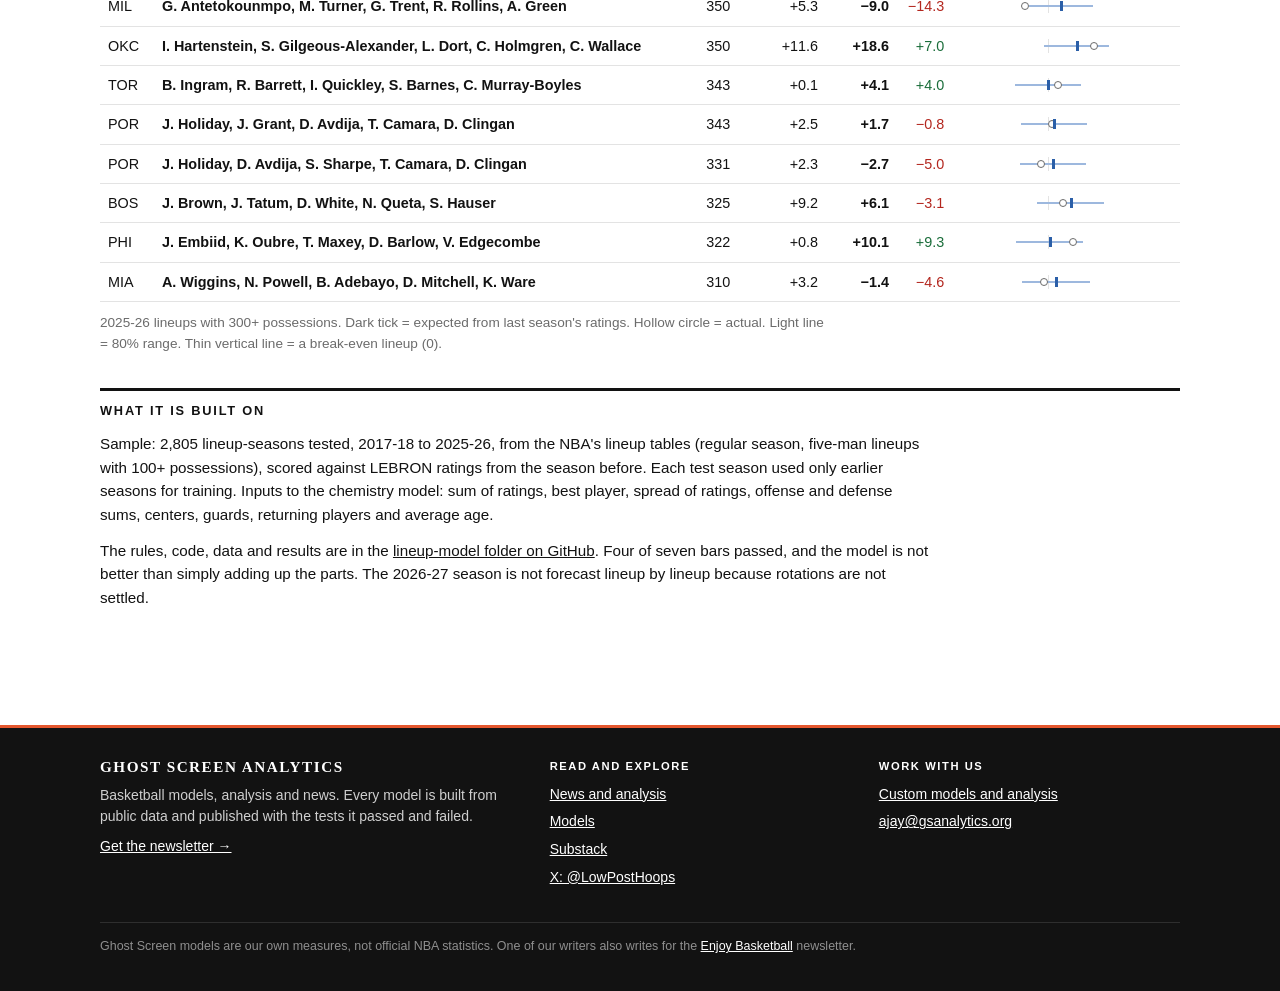
<file: lineups/index.html>
<!doctype html>
<html lang="en">
<head>
<meta charset="utf-8">
<meta name="viewport" content="width=device-width, initial-scale=1">
<title>Lineup Chemistry | Ghost Screen Analytics</title>
<meta name="description" content="Do five-man NBA lineups beat the sum of their players' ratings? Every 2025-26 lineup against what its parts predicted, and the tests the model passed and failed.">
<style>
:root{--bg:#ffffff;--ink:#121212;--mute:#6b6b6b;--line:#e3e3e3;--soft:#f5f5f4;--rule:#121212;--ok:#1a6d3a;--hot:#b3261e;--bar:#2b5fa8;--bar2:#9db8de}
@media (prefers-color-scheme:dark){:root:not([data-theme="light"]){--bg:#121212;--ink:#f2f2f2;--mute:#a0a0a0;--line:#2e2e2e;--soft:#1c1c1c;--rule:#f2f2f2;--ok:#6fd08c;--hot:#ff8a80;--bar:#7fb0ee;--bar2:#35506f}}
:root[data-theme="dark"]{--bg:#121212;--ink:#f2f2f2;--mute:#a0a0a0;--line:#2e2e2e;--soft:#1c1c1c;--rule:#f2f2f2;--ok:#6fd08c;--hot:#ff8a80;--bar:#7fb0ee;--bar2:#35506f}
*{box-sizing:border-box}
body{margin:0;background:var(--bg);color:var(--ink);font:16px/1.55 -apple-system,BlinkMacSystemFont,"Helvetica Neue",Arial,sans-serif}
main{max-width:1120px;margin:0 auto;padding:22px 20px 64px}
h1{font:700 1.75rem/1.15 Georgia,"Times New Roman",serif;margin:0 0 4px}
.dek{font-size:.92rem;color:var(--mute);margin:0 0 22px;max-width:60em}
h2{font:700 .8rem/1.2 -apple-system,BlinkMacSystemFont,"Helvetica Neue",Arial,sans-serif;text-transform:uppercase;letter-spacing:.14em;margin:34px 0 14px;padding-top:12px;border-top:3px solid var(--rule)}
.verdict{border:1px solid var(--line);border-left:5px solid var(--rule);padding:14px 18px;max-width:52em;font-size:.97rem}
.verdict b.big{display:block;font:700 1.35rem/1.2 Georgia,"Times New Roman",serif;margin-bottom:6px}
.bars{list-style:none;margin:14px 0 0;padding:0;max-width:52em;font-size:.9rem}
.bars li{display:flex;justify-content:space-between;gap:14px;padding:8px 0;border-bottom:1px solid var(--line)}
.bars li:first-child{border-top:1px solid var(--line)}
.bars .r{white-space:nowrap;font-weight:700;text-align:right}
.bars small{display:block;color:var(--mute);font-weight:400;font-size:.8rem}
.pass{color:var(--ok)}.fail{color:var(--hot)}
.tabs{display:flex;gap:0;margin:0 0 12px;flex-wrap:wrap}
.tabs button{font:600 .74rem/1 -apple-system,Helvetica,Arial,sans-serif;letter-spacing:.1em;text-transform:uppercase;padding:11px 16px;border:1px solid var(--ink);background:var(--bg);color:var(--ink);cursor:pointer}
.tabs button[aria-pressed=true]{background:var(--ink);color:var(--bg)}
.tools{display:flex;gap:12px;align-items:center;flex-wrap:wrap;margin:0 0 10px;font-size:.85rem;color:var(--mute)}
.tools input{font:inherit;padding:8px 10px;border:1px solid var(--line);background:var(--bg);color:var(--ink);min-width:200px;border-radius:2px}
.wrap{overflow-x:auto;border-top:3px solid var(--rule)}
table{border-collapse:collapse;width:100%;min-width:760px;font-size:.9rem}
th{font-size:.68rem;text-transform:uppercase;letter-spacing:.1em;text-align:left;padding:9px 8px;border-bottom:1px solid var(--ink);cursor:pointer;white-space:nowrap;user-select:none;color:var(--mute)}
th:hover{color:var(--ink)}
td{padding:8px;border-bottom:1px solid var(--line);vertical-align:middle}
td.n,th.n{text-align:right;font-variant-numeric:tabular-nums}
td.p{font-weight:700}
.tag{font-size:.64rem;text-transform:uppercase;letter-spacing:.08em;color:var(--mute);border:1px solid var(--line);padding:1px 5px;margin-left:6px;white-space:nowrap}
.rng{position:relative;height:14px;width:200px;min-width:200px}
.rng i{position:absolute;top:6px;height:2px;background:var(--bar2)}
.rng b{position:absolute;top:2px;width:3px;height:10px;background:var(--bar);margin-left:-1px}
.rng u{position:absolute;top:3px;width:8px;height:8px;border:1.5px solid var(--mute);border-radius:50%;margin-left:-4px;background:var(--bg)}
.rng s{position:absolute;top:0;height:14px;width:1px;background:var(--line)}
.up{color:var(--ok)}.dn{color:var(--hot)}
.note{font-size:.85rem;color:var(--mute);max-width:54em;margin:10px 0 0}
.cols{display:grid;grid-template-columns:repeat(2,minmax(0,1fr));gap:28px;max-width:60em}
@media(max-width:760px){.cols{grid-template-columns:minmax(0,1fr)}}
.cols p,.txt p{margin:0 0 12px;font-size:.95rem}
.txt{max-width:52em}
dt{font-weight:700;margin-top:10px;font-size:.92rem}dd{margin:2px 0 0;font-size:.92rem}
a{color:var(--ink)}
</style>
<link rel="stylesheet" href="../assets/site.css">
<link rel="icon" href="../assets/icon.svg">
</head>
<body>
<header class="mast"><div><a class="brand" href="../"><span class="mk">GS</span>Ghost Screen Analytics</a><nav><a href="../">Home</a><div class="dd on"><a href="../models/">Models</a><div class="menu"><a href="../forecast/">Season Forecast<small>1,000,000 seasons, every day</small></a><a href="../defense/">Three Gates<small>Rim protection explorer</small></a><a href="../durability/">Load &amp; Durability<small>Who misses games, and why</small></a><a href="../college/">College to NBA<small>Draft prospects, scored</small></a><a href="../breakout/">Breakout<small>Who is about to improve</small></a><a href="../aging/">Aging Curve<small>Who is about to decline</small></a><a href="../lineups/" aria-current="page">Lineup Chemistry<small>Do five beat the sum of their parts</small></a><a href="../low-post-franchise-index/">Franchise Index<small>Who built it, who won it</small></a><a href="../joy/">Joy Rankings<small>The most fun games, rebuilt your way</small></a><a href="../clutch/">Clutch<small>Who delivers when it's close</small></a><a class="all" href="../models/">All models and their tests</a></div></div><a href="../news/">News</a><a href="../work/">Work with us</a><a class="sub" href="https://ghostscreenanalytics.substack.com/subscribe">Subscribe</a></nav></div></header>
<main>
<h1>Lineup Chemistry</h1>
<p class="dek" id="scale">Do five-man lineups play better than the sum of their players? Each lineup is compared with what last season's player ratings predicted. Ratings are LEBRON, a public all-in-one rating from BBall Index in points per 100 possessions: 0 is an average player, about -2 is replacement level, +2 or more is a clear starter. Lineup results are net rating, points scored minus points allowed per 100 possessions. A Ghost Screen Analytics model, not an NBA stat. The tests were written before the model was run.</p>

<h2>How to read it</h2>
<div class="cols">
 <div>
  <dl>
   <dt>Expected</dt><dd>What the five players' ratings from the season before add up to, turned into a net rating. The dark tick on each range.</dd>
   <dt>Actual</dt><dd>What the lineup really did. The hollow circle.</dd>
   <dt>Gap</dt><dd>Actual minus expected. Green means the lineup beat its parts, red means it fell short.</dd>
   <dt>80% range</dt><dd>Where about four of every five lineups land. It is very wide: a lineup with a few hundred possessions swings a lot on luck alone.</dd>
  </dl>
 </div>
 <div class="txt"><p id="learned"></p>
 <p><b>Who is left out.</b> Only lineups with 100+ possessions are scored. Coaches keep playing lineups that work, so the lineups that reach that mark skew good, and the biggest gaps below are partly selection and partly luck. A player with no rating the year before is set to replacement level (-2).</p></div>
</div>

<div class="verdict" id="verdict">Loading results…</div>
<ul class="bars" id="bars"></ul>

<h2>Does keeping players together help?</h2>
<div class="wrap"><table id="ct"><thead><tr><th>Season</th><th class="n">Familiar lineups minus new ones</th></tr></thead><tbody></tbody></table></div>
<p class="note">Points per 100 possessions by which lineups with 4 or 5 returning players beat their expected rating, compared with lineups with 0 to 2 returning players. Positive in 7 of 9 seasons. Description of bar L7.</p>

<h2>The lineups</h2>
<div class="tabs" role="group" aria-label="View">
 <button id="t1" aria-pressed="true">2025-26 lineups</button><button id="t2" aria-pressed="false">Biggest gaps since 2017-18</button>
</div>
<div class="tools"><input id="q" type="search" placeholder="Find a player or team" aria-label="Find a player or team"><span id="cap"></span></div>
<div class="wrap"><table id="tb"><thead></thead><tbody></tbody></table></div>
<p class="note" id="legend"></p>

<h2>What it is built on</h2>
<div class="txt">
 <p>Sample: <span id="nall"></span> lineup-seasons tested, 2017-18 to 2025-26, from the NBA's lineup tables (regular season, five-man lineups with 100+ possessions), scored against LEBRON ratings from the season before. Each test season used only earlier seasons for training. Inputs to the chemistry model: sum of ratings, best player, spread of ratings, offense and defense sums, centers, guards, returning players and average age.</p>
 <p>The rules, code, data and results are in the <a href="https://github.com/TheLowPostHoops/ghost-screen-analytics/tree/main/lineup-model">lineup-model folder on GitHub</a>. Four of seven bars passed, and the model is not better than simply adding up the parts. The 2026-27 season is not forecast lineup by lineup because rotations are not settled.</p>
</div>
</main>
<script>
const $=id=>document.getElementById(id),LO=-35,HI=45,W=200,x=v=>Math.max(0,Math.min(W,(v-LO)/(HI-LO)*W));
let D,mode=1,sortK=null,sortDir=1;
const f1=v=>(v>0?'+':'')+v.toFixed(1).replace('-','\u2212');
function render(){
 const ext=mode===2,q=$('q').value.trim().toLowerCase();
 const cols=[...(ext?[['year','Season',1]]:[]),['team','Team',0],['lineup','Lineup',0],['poss','Poss',1],['exp','Expected',1],['act','Actual',1],['gap','Gap',1],['rng','80% range',0]];
 let a=(ext?D.ext:D.cur).filter(r=>!q||(r.lineup+' '+r.team).toLowerCase().includes(q));
 const dk=ext?'gap':'poss',dd=ext?1:-1,sk=sortK||dk,sd=sortK?sortDir:dd;
 a=[...a].sort((p,q2)=>{const u=p[sk],v=q2[sk];return (typeof u==='string'?u.localeCompare(v):u-v)*sd});
 $('tb').tHead.innerHTML='<tr>'+cols.map(([k,l,n])=>`<th class="${n?'n':''}" data-k="${k}">${l}${sortK===k?(sortDir>0?' \u25b2':' \u25bc'):''}</th>`).join('')+'</tr>';
 $('tb').tBodies[0].innerHTML=a.map(r=>`<tr>${ext?`<td class="n">${r.year-1}-${String(r.year).slice(2)}</td>`:''}<td>${r.team}</td><td class="p">${r.lineup}</td><td class="n">${r.poss}</td><td class="n">${f1(r.exp)}</td><td class="n p">${f1(r.act)}</td><td class="n ${r.gap>0.05?'up':r.gap<-0.05?'dn':''}">${f1(r.gap)}</td><td><div class="rng" title="80% range ${f1(r.exp-1.2816*r.sd)} to ${f1(r.exp+1.2816*r.sd)}"><s style="left:${x(0)}px"></s><i style="left:${x(r.exp-1.2816*r.sd)}px;width:${x(r.exp+1.2816*r.sd)-x(r.exp-1.2816*r.sd)}px"></i><u style="left:${x(r.act)}px"></u><b style="left:${x(r.exp)}px"></b></div></td></tr>`).join('');
 $('cap').textContent=a.length+' lineups · click a column to sort';
 $('legend').textContent=ext?'The 12 biggest shortfalls and 12 biggest overperformers among lineups with 500+ possessions. Dark tick = expected. Hollow circle = actual. Light line = 80% range.':'2025-26 lineups with 300+ possessions. Dark tick = expected from last season\'s ratings. Hollow circle = actual. Light line = 80% range. Thin vertical line = a break-even lineup (0).';
 document.querySelectorAll('#tb th').forEach(t=>t.onclick=()=>{const k=t.dataset.k;if(k==='rng')return;if(sortK===k)sortDir=-sortDir;else{sortK=k;sortDir=(k==='lineup'||k==='team')?1:-1}render()});
}
fetch('data.json?'+Date.now()).then(r=>r.json()).then(d=>{D=d;
 const np=d.bars.filter(b=>b.passed).length;
 $('verdict').innerHTML=`<b class="big">${np} of ${d.bars.length} pre-set bars passed</b>${d.verdict}`;
 $('bars').innerHTML=d.bars.map(b=>`<li><span>${b.bar}</span><span class="r ${b.passed?'pass':'fail'}">${b.passed?'Pass':'Fail'}<small>${b.result}</small></span></li>`).join('');
 $('learned').innerHTML=d.learned;$('nall').textContent=d.n.toLocaleString();
 $('ct').tBodies[0].innerHTML=d.cont.map(c=>`<tr><td>${c.year-1}-${String(c.year).slice(2)}</td><td class="n p ${c.diff>0?'up':'dn'}">${f1(c.diff)}</td></tr>`).join('');
 render();
}).catch(()=>{$('verdict').textContent='Results could not be loaded.'});
$('t1').onclick=()=>{mode=1;sortK=null;$('t1').setAttribute('aria-pressed',true);$('t2').setAttribute('aria-pressed',false);if(D)render()};
$('t2').onclick=()=>{mode=2;sortK=null;$('t2').setAttribute('aria-pressed',true);$('t1').setAttribute('aria-pressed',false);if(D)render()};
$('q').oninput=()=>D&&render();
</script>
<footer class="gsa-foot"><div><div><b>Ghost Screen Analytics</b><p>Basketball models, analysis and news. Every model is built from public data and published with the tests it passed and failed.</p><p><a href="https://ghostscreenanalytics.substack.com/subscribe">Get the newsletter →</a></p></div><div><h4>Read and explore</h4><ul><li><a href="../news/">News and analysis</a></li><li><a href="../models/">Models</a></li><li><a href="https://ghostscreenanalytics.substack.com">Substack</a></li><li><a href="https://x.com/LowPostHoops">X: @LowPostHoops</a></li></ul></div><div><h4>Work with us</h4><ul><li><a href="../work/">Custom models and analysis</a></li><li><a href="mailto:ajay@gsanalytics.org">ajay@gsanalytics.org</a></li></ul></div><p class="fine">Ghost Screen models are our own measures, not official NBA statistics. One of our writers also writes for the <a href="https://enjoybasketball.beehiiv.com">Enjoy Basketball</a> newsletter.</p></div></footer>
</body>
</html>
</file>
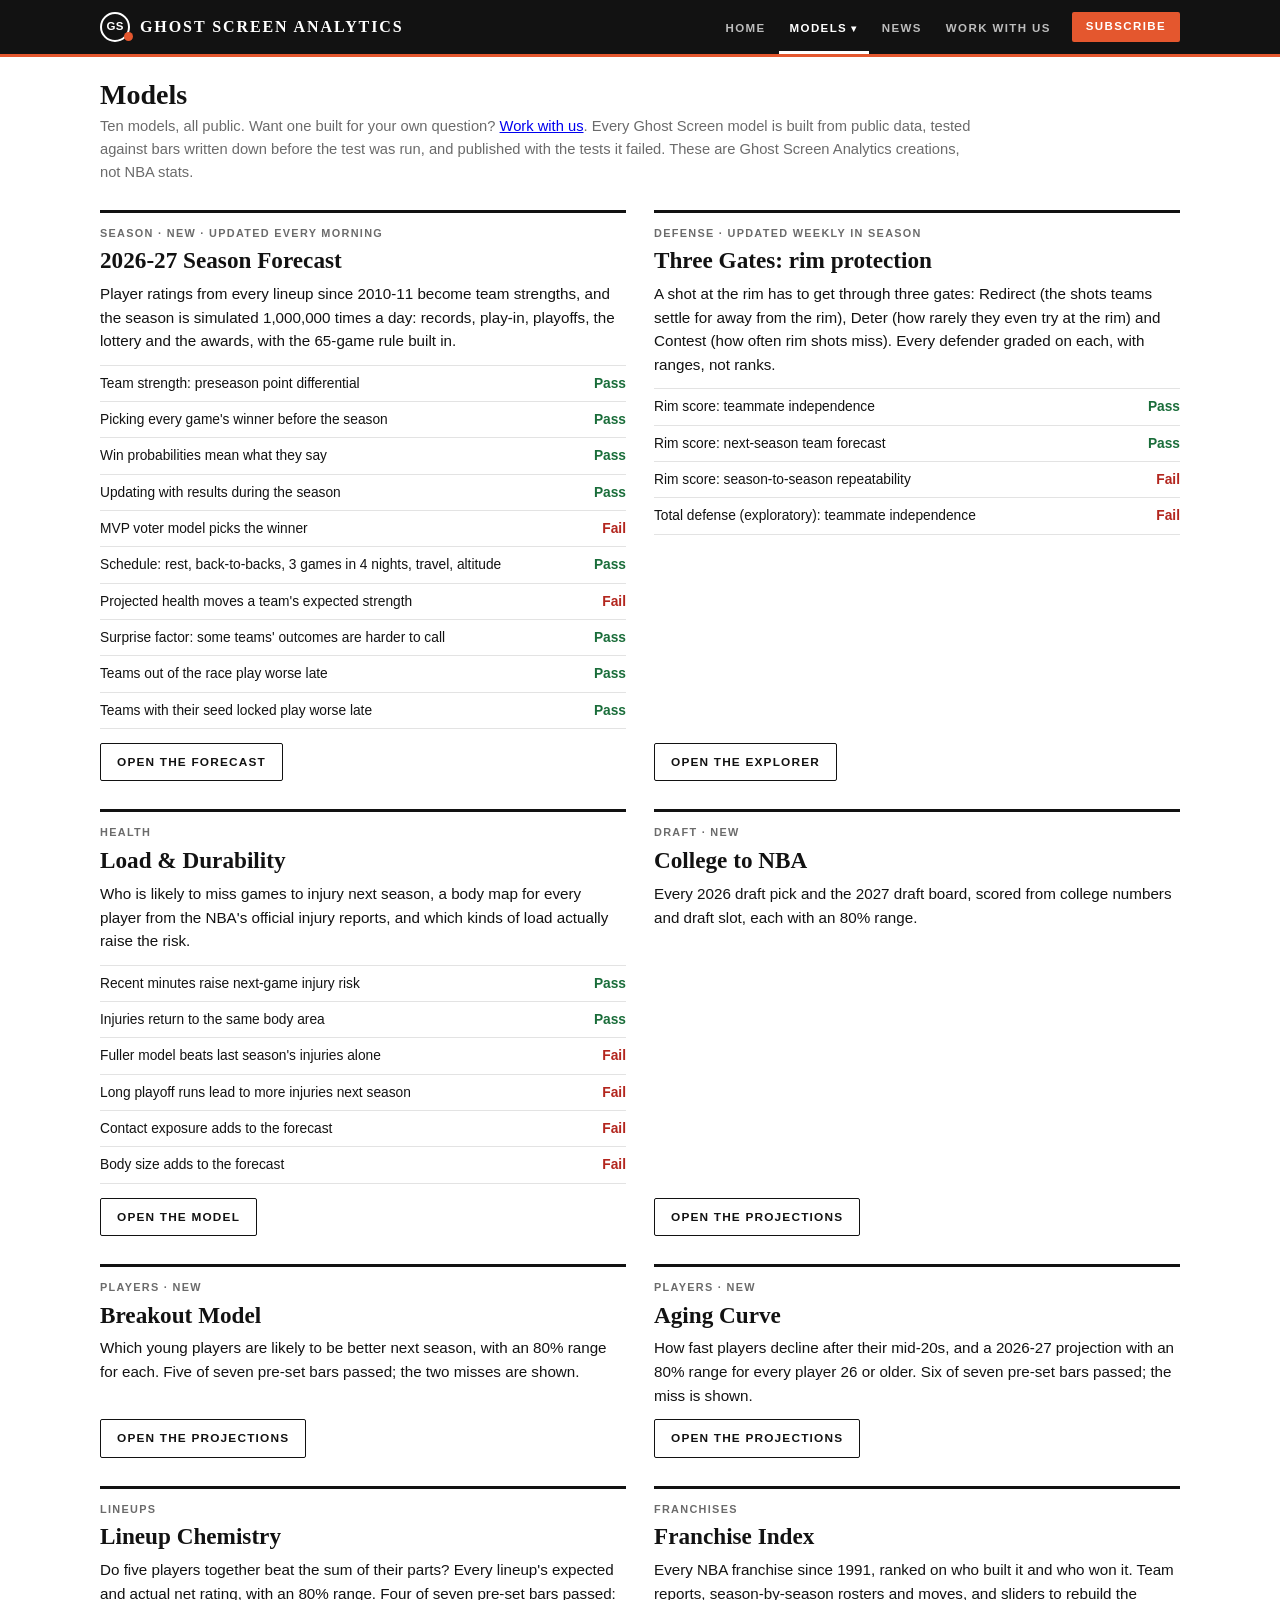
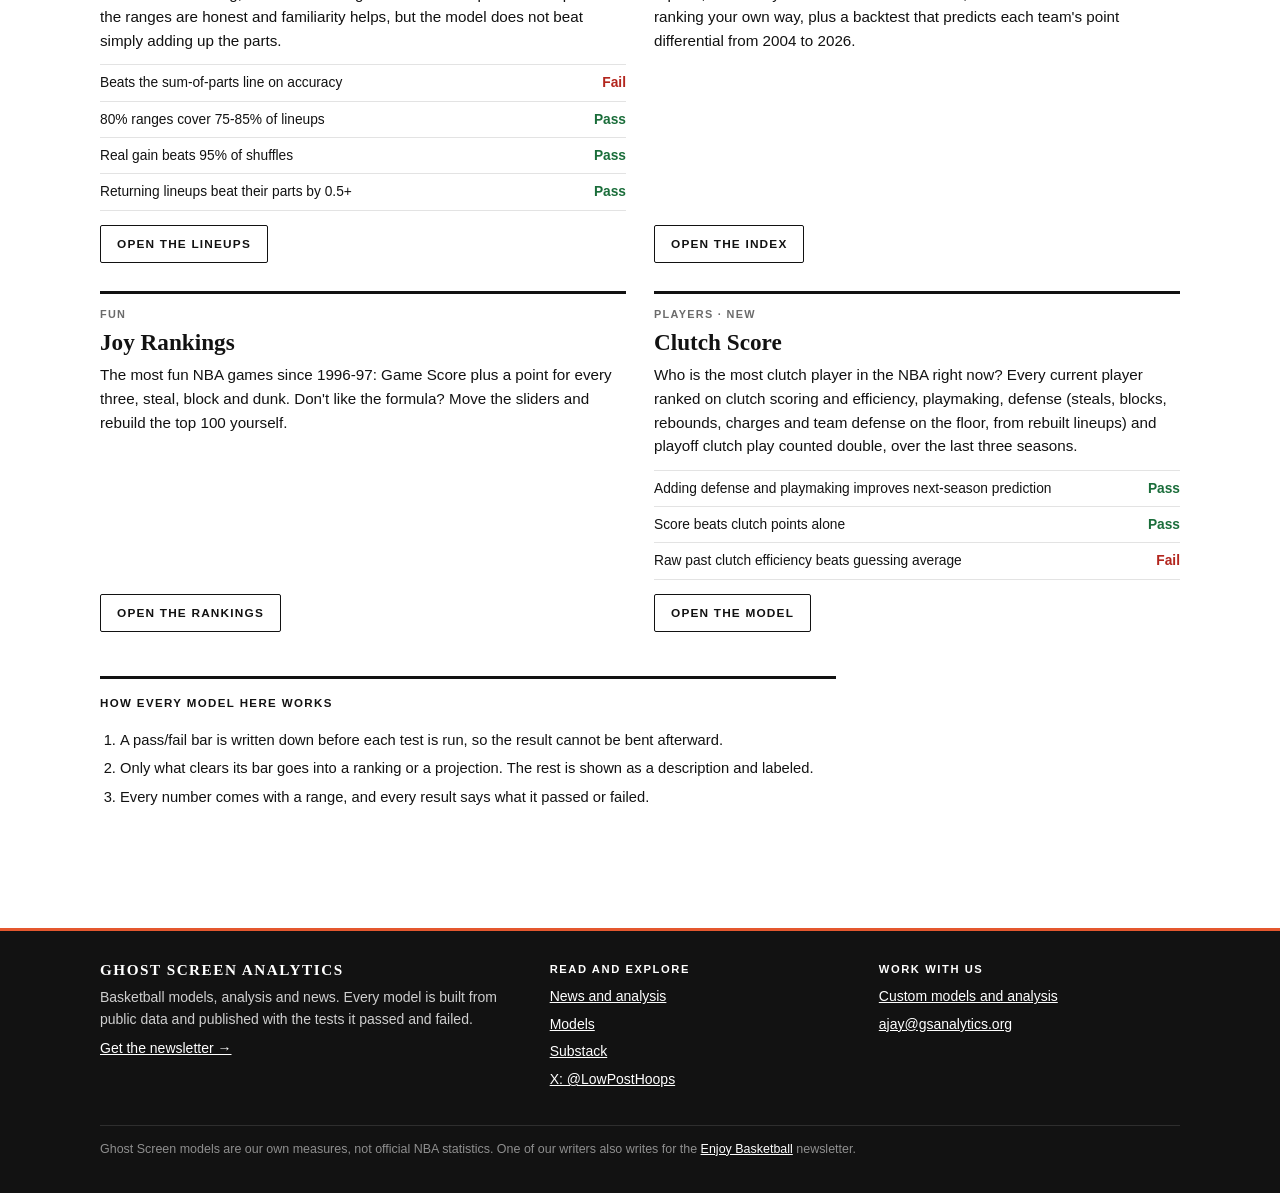
<file: models/index.html>
<!doctype html>
<html lang="en">
<head>
<meta charset="utf-8">
<meta name="viewport" content="width=device-width, initial-scale=1">
<title>Models | Ghost Screen Analytics</title>
<meta name="description" content="Every Ghost Screen model, what it measures, and which of its pre-set tests it passed and failed.">
<style>
:root{--bg:#ffffff;--ink:#121212;--mute:#6b6b6b;--line:#e3e3e3;--soft:#f5f5f4;--rule:#121212;--ok:#1a6d3a;--hot:#b3261e}
@media (prefers-color-scheme:dark){:root:not([data-theme="light"]){--bg:#121212;--ink:#f2f2f2;--mute:#a0a0a0;--line:#2e2e2e;--soft:#1c1c1c;--rule:#f2f2f2;--ok:#6fd08c;--hot:#ff8a80}}
:root[data-theme="dark"]{--bg:#121212;--ink:#f2f2f2;--mute:#a0a0a0;--line:#2e2e2e;--soft:#1c1c1c;--rule:#f2f2f2;--ok:#6fd08c;--hot:#ff8a80}
*{box-sizing:border-box}
body{margin:0;background:var(--bg);color:var(--ink);font:16px/1.55 -apple-system,BlinkMacSystemFont,"Helvetica Neue",Arial,sans-serif}
main{max-width:1120px;margin:0 auto;padding:22px 20px 64px}
h1{font:700 1.75rem/1.15 Georgia,"Times New Roman",serif;margin:0 0 4px}
.dek{font-size:.92rem;color:var(--mute);margin:0 0 26px;max-width:60em}
.models{display:grid;grid-template-columns:repeat(2,minmax(0,1fr));gap:28px}
@media(max-width:760px){.models{grid-template-columns:minmax(0,1fr)}}
.m{border-top:3px solid var(--rule);padding-top:12px;display:flex;flex-direction:column}
.m .k{font-size:.68rem;font-weight:700;text-transform:uppercase;letter-spacing:.12em;color:var(--mute)}
.m h2{font:700 1.45rem/1.15 Georgia,"Times New Roman",serif;margin:6px 0 8px}
.m h2 a{color:var(--ink);text-decoration:none}.m h2 a:hover{text-decoration:underline}
.m p{margin:0 0 12px;font-size:.95rem}
.m ul{margin:0 0 14px;padding:0;list-style:none;font-size:.86rem}
.m li{padding:7px 0;border-bottom:1px solid var(--line);display:flex;justify-content:space-between;gap:12px}
.m li:first-child{border-top:1px solid var(--line)}
.m li span:last-child{font-weight:700;white-space:nowrap}
.pass{color:var(--ok)}.fail{color:var(--hot)}
.go{margin-top:auto;display:inline-block;align-self:flex-start;font-size:.74rem;font-weight:700;text-transform:uppercase;letter-spacing:.1em;border:1px solid var(--ink);color:var(--ink);padding:9px 16px;text-decoration:none;border-radius:2px}
.go:hover{background:var(--ink);color:var(--bg)}
.rules{margin-top:44px;border-top:3px solid var(--rule);padding-top:12px;max-width:50em;font-size:.92rem}
.rules b{font-size:.72rem;text-transform:uppercase;letter-spacing:.12em}
.rules ol{padding-left:20px}.rules li{margin:6px 0}
</style>
<link rel="stylesheet" href="../assets/site.css">
<link rel="icon" href="../assets/icon.svg">
</head>
<body>
<header class="mast"><div><a class="brand" href="../"><span class="mk">GS</span>Ghost Screen Analytics</a><nav><a href="../">Home</a><div class="dd on"><a href="../models/" aria-current="page">Models</a><div class="menu"><a href="../forecast/">Season Forecast<small>1,000,000 seasons, every day</small></a><a href="../defense/">Three Gates<small>Rim protection explorer</small></a><a href="../durability/">Load &amp; Durability<small>Who misses games, and why</small></a><a href="../college/">College to NBA<small>Draft prospects, scored</small></a><a href="../breakout/">Breakout<small>Who is about to improve</small></a><a href="../aging/">Aging Curve<small>Who is about to decline</small></a><a href="../lineups/">Lineup Chemistry<small>Do five beat the sum of their parts</small></a><a href="../low-post-franchise-index/">Franchise Index<small>Who built it, who won it</small></a><a href="../joy/">Joy Rankings<small>The most fun games, rebuilt your way</small></a><a href="../clutch/">Clutch<small>Who delivers when it's close</small></a><a class="all" href="../models/">All models and their tests</a></div></div><a href="../news/">News</a><a href="../work/">Work with us</a><a class="sub" href="https://ghostscreenanalytics.substack.com/subscribe">Subscribe</a></nav></div></header>
<main>
<h1>Models</h1>
<p class="dek">Ten models, all public. Want one built for your own question? <a href="../work/">Work with us</a>. Every Ghost Screen model is built from public data, tested against bars written down before the test was run, and published with the tests it failed. These are Ghost Screen Analytics creations, not NBA stats.</p>
<div class="models">
 <div class="m">
  <div class="k">Season · new · updated every morning</div>
  <h2><a href="../forecast/">2026-27 Season Forecast</a></h2>
  <p>Player ratings from every lineup since 2010-11 become team strengths, and the season is simulated 1,000,000 times a day: records, play-in, playoffs, the lottery and the awards, with the 65-game rule built in.</p>
  <ul id="fc"><li><span>Loading test record…</span><span></span></li></ul>
  <a class="go" href="../forecast/">Open the forecast</a>
 </div>
 <div class="m">
  <div class="k">Defense · updated weekly in season</div>
  <h2><a href="../defense/">Three Gates: rim protection</a></h2>
  <p>A shot at the rim has to get through three gates: Redirect (the shots teams settle for away from the rim), Deter (how rarely they even try at the rim) and Contest (how often rim shots miss). Every defender graded on each, with ranges, not ranks.</p>
  <ul>
   <li><span>Rim score: teammate independence</span><span class="pass">Pass</span></li>
   <li><span>Rim score: next-season team forecast</span><span class="pass">Pass</span></li>
   <li><span>Rim score: season-to-season repeatability</span><span class="fail">Fail</span></li>
   <li><span>Total defense (exploratory): teammate independence</span><span class="fail">Fail</span></li>
  </ul>
  <a class="go" href="../defense/">Open the explorer</a>
 </div>
 <div class="m">
  <div class="k">Health</div>
  <h2><a href="../durability/">Load &amp; Durability</a></h2>
  <p>Who is likely to miss games to injury next season, a body map for every player from the NBA's official injury reports, and which kinds of load actually raise the risk.</p>
  <ul id="dur"><li><span>Loading test record…</span><span></span></li></ul>
  <a class="go" href="../durability/">Open the model</a>
 </div>
 <div class="m">
  <div class="k">Draft · new</div>
  <h2><a href="../college/">College to NBA</a></h2>
  <p>Every 2026 draft pick and the 2027 draft board, scored from college numbers and draft slot, each with an 80% range.</p>
  <a class="go" href="../college/">Open the projections</a>
 </div>
 <div class="m">
  <div class="k">Players · new</div>
  <h2><a href="../breakout/">Breakout Model</a></h2>
  <p>Which young players are likely to be better next season, with an 80% range for each. Five of seven pre-set bars passed; the two misses are shown.</p>
  <a class="go" href="../breakout/">Open the projections</a>
 </div>
 <div class="m">
  <div class="k">Players · new</div>
  <h2><a href="../aging/">Aging Curve</a></h2>
  <p>How fast players decline after their mid-20s, and a 2026-27 projection with an 80% range for every player 26 or older. Six of seven pre-set bars passed; the miss is shown.</p>
  <a class="go" href="../aging/">Open the projections</a>
 </div>
 <div class="m">
  <div class="k">Lineups</div>
  <h2><a href="../lineups/">Lineup Chemistry</a></h2>
  <p>Do five players together beat the sum of their parts? Every lineup's expected and actual net rating, with an 80% range. Four of seven pre-set bars passed: the ranges are honest and familiarity helps, but the model does not beat simply adding up the parts.</p>
  <ul>
   <li><span>Beats the sum-of-parts line on accuracy</span><span class="fail">Fail</span></li>
   <li><span>80% ranges cover 75-85% of lineups</span><span class="pass">Pass</span></li>
   <li><span>Real gain beats 95% of shuffles</span><span class="pass">Pass</span></li>
   <li><span>Returning lineups beat their parts by 0.5+</span><span class="pass">Pass</span></li>
  </ul>
  <a class="go" href="../lineups/">Open the lineups</a>
 </div>
 <div class="m">
  <div class="k">Franchises</div>
  <h2><a href="../low-post-franchise-index/">Franchise Index</a></h2>
  <p>Every NBA franchise since 1991, ranked on who built it and who won it. Team reports, season-by-season rosters and moves, and sliders to rebuild the ranking your own way, plus a backtest that predicts each team's point differential from 2004 to 2026.</p>
  <a class="go" href="../low-post-franchise-index/">Open the index</a>
 </div>
 <div class="m">
  <div class="k">Fun</div>
  <h2><a href="../joy/">Joy Rankings</a></h2>
  <p>The most fun NBA games since 1996-97: Game Score plus a point for every three, steal, block and dunk. Don't like the formula? Move the sliders and rebuild the top 100 yourself.</p>
  <a class="go" href="../joy/">Open the rankings</a>
 </div>
 <div class="m">
  <div class="k">Players · new</div>
  <h2><a href="../clutch/">Clutch Score</a></h2>
  <p>Who is the most clutch player in the NBA right now? Every current player ranked on clutch scoring and efficiency, playmaking, defense (steals, blocks, rebounds, charges and team defense on the floor, from rebuilt lineups) and playoff clutch play counted double, over the last three seasons.</p>
  <ul>
   <li><span>Adding defense and playmaking improves next-season prediction</span><span class="pass">Pass</span></li>
   <li><span>Score beats clutch points alone</span><span class="pass">Pass</span></li>
   <li><span>Raw past clutch efficiency beats guessing average</span><span class="fail">Fail</span></li>
  </ul>
  <a class="go" href="../clutch/">Open the model</a>
 </div>
</div>
<div class="rules">
 <b>How every model here works</b>
 <ol>
  <li>A pass/fail bar is written down before each test is run, so the result cannot be bent afterward.</li>
  <li>Only what clears its bar goes into a ranking or a projection. The rest is shown as a description and labeled.</li>
  <li>Every number comes with a range, and every result says what it passed or failed.</li>
 </ol>
</div>
</main>
<script>
fetch('../data/load_meta.json?'+Date.now()).then(r=>r.json()).then(M=>{
 const V=M.v2;const v=ok=>`<span class="${ok?'pass':'fail'}">${ok?'Pass':'Fail'}</span>`;
 document.getElementById('dur').innerHTML=[
  ['Recent minutes raise next-game injury risk',V.V2.pass_],['Injuries return to the same body area',V.V3.pass_],['Fuller model beats last season\'s injuries alone',V.V1.pass_],
  ['Long playoff runs lead to more injuries next season',M.playoffs?M.playoffs.P1.pass_:false],['Contact exposure adds to the forecast',V.V6.pass_],['Body size adds to the forecast',V.V7.pass_]].map(([n,ok])=>`<li><span>${n}</span>${v(ok)}</li>`).join('');
}).catch(()=>{});
fetch('../data/forecast.json?'+Date.now()).then(r=>r.json()).then(F=>{
 const v=ok=>`<span class="${ok?'pass':'fail'}">${ok?'Pass':'Fail'}</span>`;
 document.getElementById('fc').innerHTML=F.tests.filter(t=>t.pass_!==null).map(t=>`<li><span>${t.q}</span>${v(t.pass_)}</li>`).join('');
}).catch(()=>{});
</script>
<footer class="gsa-foot"><div><div><b>Ghost Screen Analytics</b><p>Basketball models, analysis and news. Every model is built from public data and published with the tests it passed and failed.</p><p><a href="https://ghostscreenanalytics.substack.com/subscribe">Get the newsletter →</a></p></div><div><h4>Read and explore</h4><ul><li><a href="../news/">News and analysis</a></li><li><a href="../models/">Models</a></li><li><a href="https://ghostscreenanalytics.substack.com">Substack</a></li><li><a href="https://x.com/LowPostHoops">X: @LowPostHoops</a></li></ul></div><div><h4>Work with us</h4><ul><li><a href="../work/">Custom models and analysis</a></li><li><a href="mailto:ajay@gsanalytics.org">ajay@gsanalytics.org</a></li></ul></div><p class="fine">Ghost Screen models are our own measures, not official NBA statistics. One of our writers also writes for the <a href="https://enjoybasketball.beehiiv.com">Enjoy Basketball</a> newsletter.</p></div></footer>
</body>
</html>
</file>
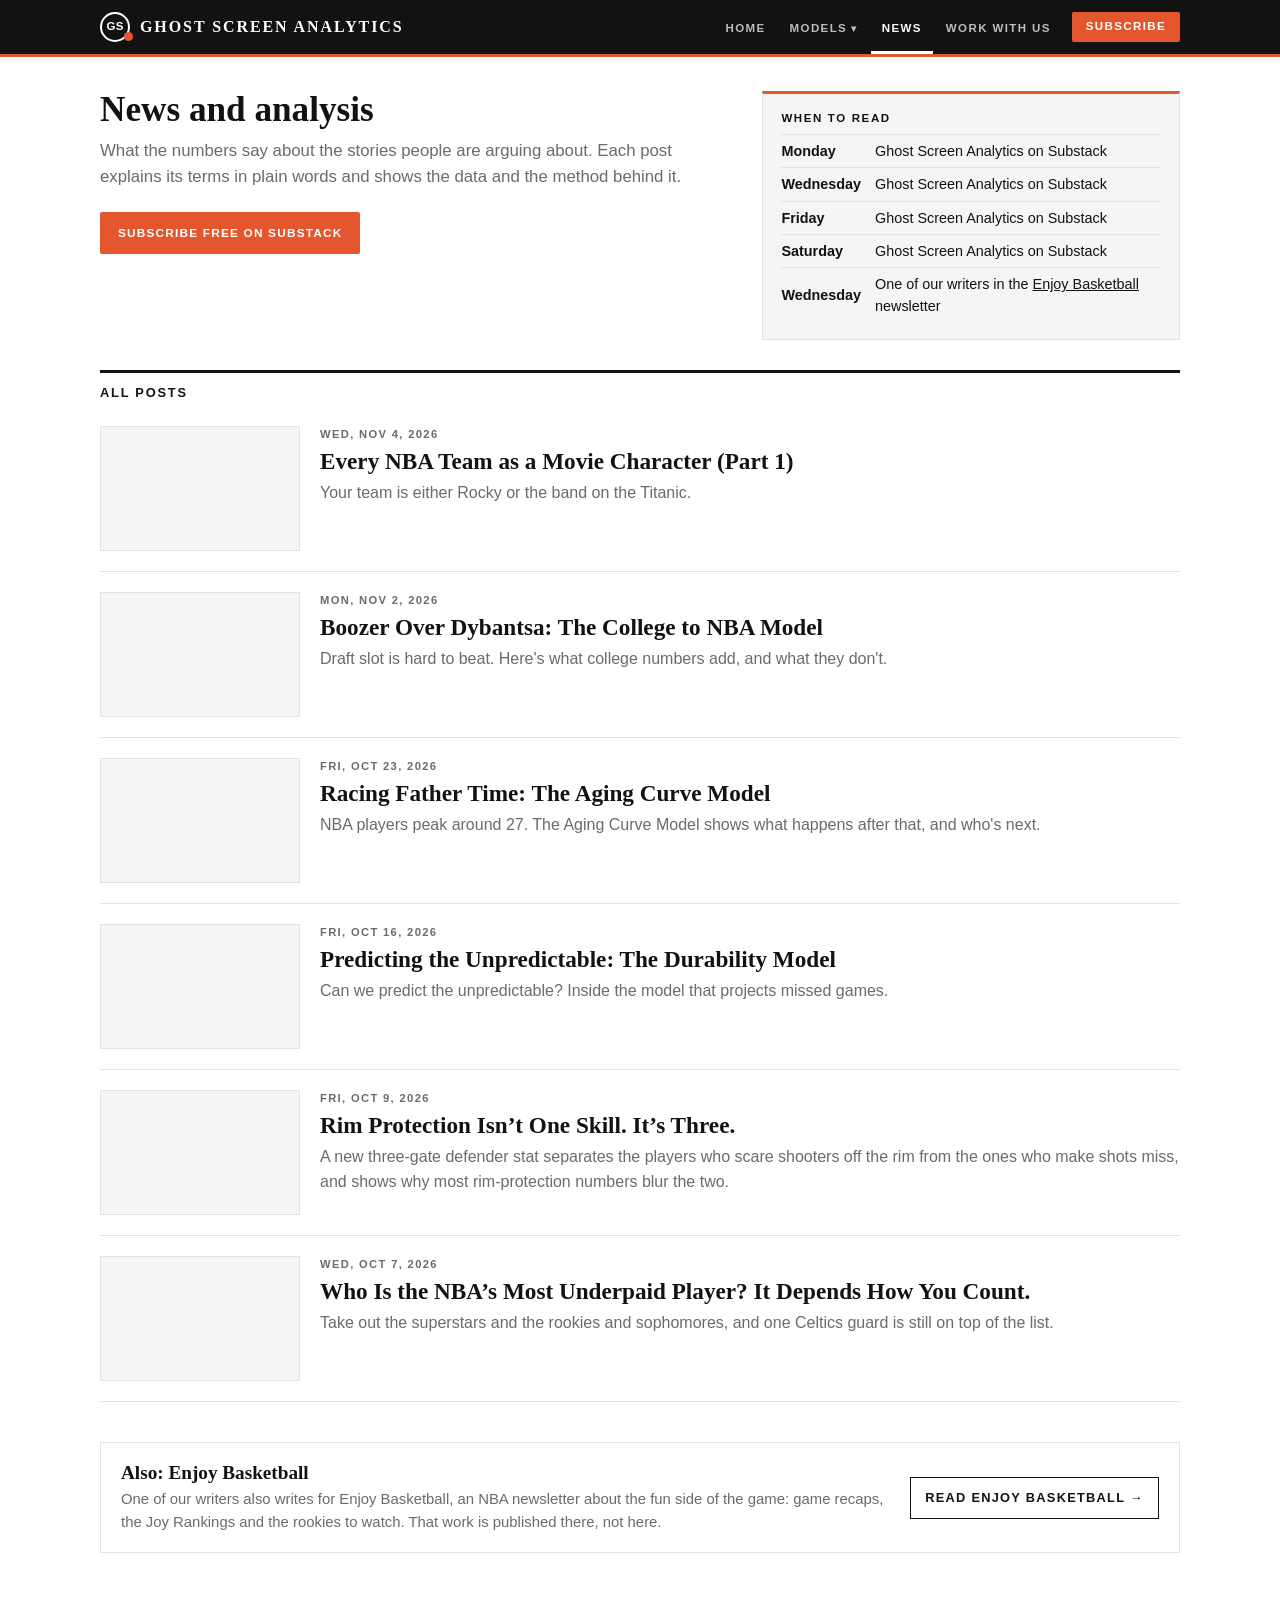
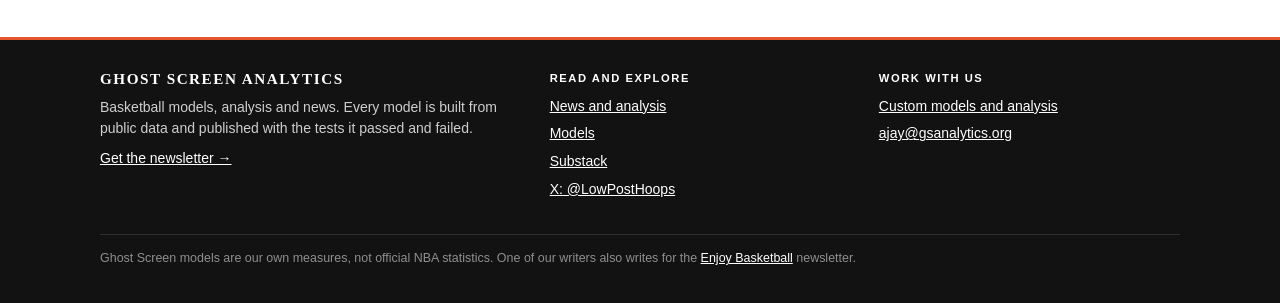
<file: news/index.html>
<!doctype html>
<html lang="en">
<head>
<meta charset="utf-8">
<meta name="viewport" content="width=device-width, initial-scale=1">
<title>News and analysis | Ghost Screen Analytics</title>
<meta name="description" content="Basketball news and analysis from Ghost Screen Analytics, published every Monday, Wednesday, Friday and Saturday on Substack.">
<style>
:root{--bg:#ffffff;--ink:#121212;--mute:#6b6b6b;--line:#e3e3e3;--soft:#f5f5f4;--rule:#121212}
@media (prefers-color-scheme:dark){:root:not([data-theme="light"]){--bg:#121212;--ink:#f2f2f2;--mute:#a0a0a0;--line:#2e2e2e;--soft:#1c1c1c;--rule:#f2f2f2}}
*{box-sizing:border-box}
body{margin:0;background:var(--bg);color:var(--ink);font:16px/1.55 -apple-system,BlinkMacSystemFont,"Helvetica Neue",Arial,sans-serif}
main{max-width:1120px;margin:0 auto;padding:34px 20px 24px}
a{color:inherit}
h1{font:700 2.2rem/1.1 Georgia,"Times New Roman",serif;margin:0 0 8px}
.dek{color:var(--mute);font-size:1.05rem;margin:0 0 22px;max-width:44em}
.top{display:grid;grid-template-columns:minmax(0,1.5fr) minmax(0,1fr);gap:36px;margin-bottom:30px}
.box{border:1px solid var(--line);border-top:3px solid var(--gsa);padding:16px 18px;background:var(--soft);font-size:.93rem}
.box h3{margin:0 0 6px;font-size:.72rem;text-transform:uppercase;letter-spacing:.14em}
.box p{margin:0 0 10px}
.box table{border-collapse:collapse;width:100%;font-size:.9rem}.box td{padding:5px 0;border-top:1px solid var(--line)}.box td:first-child{font-weight:700;width:6.5em}
.btn{display:inline-block;font-size:.74rem;font-weight:700;text-transform:uppercase;letter-spacing:.1em;padding:12px 18px;text-decoration:none;border-radius:2px;background:var(--gsa);color:#fff}
.btn:hover{background:var(--ink);color:var(--bg)}
@media(max-width:860px){.top{grid-template-columns:minmax(0,1fr)}h1{font-size:1.8rem}}
h2{font:700 .8rem/1.2 -apple-system,BlinkMacSystemFont,"Helvetica Neue",Arial,sans-serif;text-transform:uppercase;letter-spacing:.14em;margin:0 0 6px;padding-top:12px;border-top:3px solid var(--rule)}
.list{margin-bottom:40px}
.post{display:grid;grid-template-columns:200px minmax(0,1fr);gap:20px;padding:20px 0;border-bottom:1px solid var(--line);text-decoration:none;color:var(--ink)}
.post .img{aspect-ratio:16/10;background:var(--soft) center/cover no-repeat;border:1px solid var(--line);display:grid;place-items:center;color:var(--mute);font:700 .68rem/1 -apple-system,sans-serif;letter-spacing:.14em;text-transform:uppercase}
.post .d{font-size:.7rem;font-weight:700;text-transform:uppercase;letter-spacing:.12em;color:var(--mute)}
.post h3{font:700 1.45rem/1.2 Georgia,"Times New Roman",serif;margin:4px 0 6px}
.post p{margin:0;color:var(--mute)}
.post:hover h3{text-decoration:underline}
@media(max-width:620px){.post{grid-template-columns:96px minmax(0,1fr);gap:14px}.post .img{aspect-ratio:1}.post h3{font-size:1.1rem}.post p{display:none}}
.also{display:grid;grid-template-columns:minmax(0,1fr) auto;gap:20px;align-items:center;border:1px solid var(--line);padding:18px 20px;margin-bottom:20px}
.also b{display:block;font:700 1.2rem/1.2 Georgia,"Times New Roman",serif;margin-bottom:4px}
.also p{margin:0;font-size:.93rem;color:var(--mute)}
.also a.l{font-weight:700;font-size:.8rem;text-transform:uppercase;letter-spacing:.1em;text-decoration:none;border:1px solid var(--ink);padding:10px 14px;white-space:nowrap}
.also a.l:hover{background:var(--ink);color:var(--bg)}
@media(max-width:620px){.also{grid-template-columns:minmax(0,1fr)}}
</style>
<link rel="stylesheet" href="../assets/site.css">
<link rel="icon" href="../assets/icon.svg">
</head>
<body>
<header class="mast"><div><a class="brand" href="../"><span class="mk">GS</span>Ghost Screen Analytics</a><nav><a href="../">Home</a><div class="dd"><a href="../models/">Models</a><div class="menu"><a href="../forecast/">Season Forecast<small>1,000,000 seasons, every day</small></a><a href="../defense/">Three Gates<small>Rim protection explorer</small></a><a href="../durability/">Load &amp; Durability<small>Who misses games, and why</small></a><a href="../college/">College to NBA<small>Draft prospects, scored</small></a><a href="../breakout/">Breakout<small>Who is about to improve</small></a><a href="../aging/">Aging Curve<small>Who is about to decline</small></a><a href="../lineups/">Lineup Chemistry<small>Do five beat the sum of their parts</small></a><a href="../low-post-franchise-index/">Franchise Index<small>Who built it, who won it</small></a><a href="../joy/">Joy Rankings<small>The most fun games, rebuilt your way</small></a><a href="../clutch/">Clutch<small>Who delivers when it's close</small></a><a class="all" href="../models/">All models and their tests</a></div></div><a href="../news/" aria-current="page">News</a><a href="../work/">Work with us</a><a class="sub" href="https://ghostscreenanalytics.substack.com/subscribe">Subscribe</a></nav></div></header>
<main>
<div class="top">
 <div>
  <h1>News and analysis</h1>
  <p class="dek">What the numbers say about the stories people are arguing about. Each post explains its terms in plain words and shows the data and the method behind it.</p>
  <a class="btn" href="https://ghostscreenanalytics.substack.com/subscribe">Subscribe free on Substack</a>
 </div>
 <div class="box">
  <h3>When to read</h3>
  <table>
   <tr><td>Monday</td><td>Ghost Screen Analytics on Substack</td></tr>
   <tr><td>Wednesday</td><td>Ghost Screen Analytics on Substack</td></tr>
   <tr><td>Friday</td><td>Ghost Screen Analytics on Substack</td></tr>
   <tr><td>Saturday</td><td>Ghost Screen Analytics on Substack</td></tr>
   <tr><td>Wednesday</td><td>One of our writers in the <a href="https://enjoybasketball.beehiiv.com">Enjoy Basketball</a> newsletter</td></tr>
  </table>
 </div>
</div>

<h2>All posts</h2>
<div class="list" id="list">
 <a class="post" href="https://ghostscreenanalytics.substack.com/archive"><div class="img">Archive</div><div><div class="d">Substack</div><h3>Read every post on Substack</h3><p>The full archive of Ghost Screen Analytics.</p></div></a>
</div>

<div class="also">
 <div><b>Also: Enjoy Basketball</b><p>One of our writers also writes for Enjoy Basketball, an NBA newsletter about the fun side of the game: game recaps, the Joy Rankings and the rookies to watch. That work is published there, not here.</p></div>
 <a class="l" href="https://enjoybasketball.beehiiv.com">Read Enjoy Basketball →</a>
</div>
</main>
<script>
const esc=s=>String(s||'').replace(/[&<>"]/g,c=>({'&':'&amp;','<':'&lt;','>':'&gt;','"':'&quot;'}[c]));
fetch('../data/news.json?'+Date.now()).then(r=>r.json()).then(N=>{
 if(!N.posts||!N.posts.length) return;
 document.getElementById('list').innerHTML=N.posts.map(p=>`<a class="post" href="${esc(p.url)}"><div class="img"${p.image?` style="background-image:url('${esc(p.image)}')"`:''}>${p.image?'':'Ghost Screen'}</div><div><div class="d">${new Date(p.date).toLocaleDateString('en-US',{weekday:'short',month:'short',day:'numeric',year:'numeric'})}</div><h3>${esc(p.title)}</h3><p>${esc(p.subtitle)}</p></div></a>`).join('');
}).catch(()=>{});
</script>
<footer class="gsa-foot"><div><div><b>Ghost Screen Analytics</b><p>Basketball models, analysis and news. Every model is built from public data and published with the tests it passed and failed.</p><p><a href="https://ghostscreenanalytics.substack.com/subscribe">Get the newsletter →</a></p></div><div><h4>Read and explore</h4><ul><li><a href="../news/">News and analysis</a></li><li><a href="../models/">Models</a></li><li><a href="https://ghostscreenanalytics.substack.com">Substack</a></li><li><a href="https://x.com/LowPostHoops">X: @LowPostHoops</a></li></ul></div><div><h4>Work with us</h4><ul><li><a href="../work/">Custom models and analysis</a></li><li><a href="mailto:ajay@gsanalytics.org">ajay@gsanalytics.org</a></li></ul></div><p class="fine">Ghost Screen models are our own measures, not official NBA statistics. One of our writers also writes for the <a href="https://enjoybasketball.beehiiv.com">Enjoy Basketball</a> newsletter.</p></div></footer>
</body>
</html>
</file>
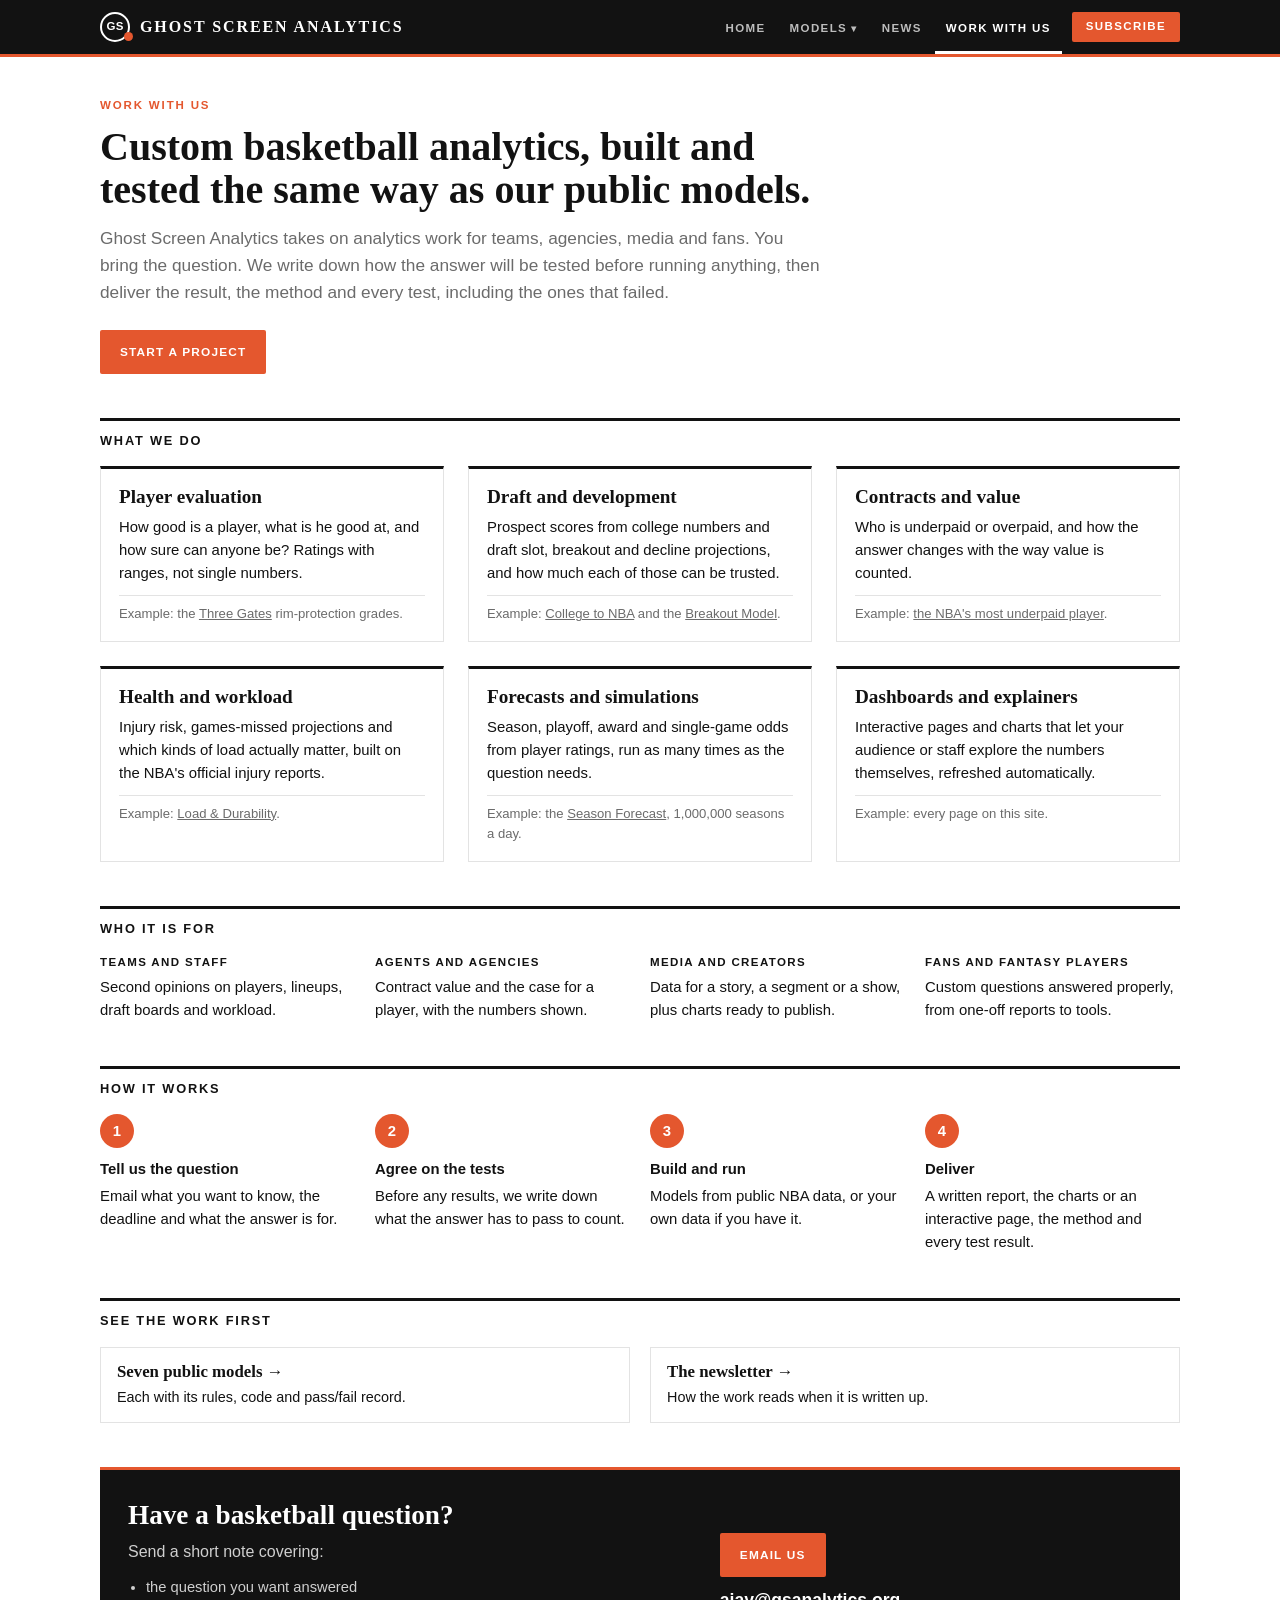
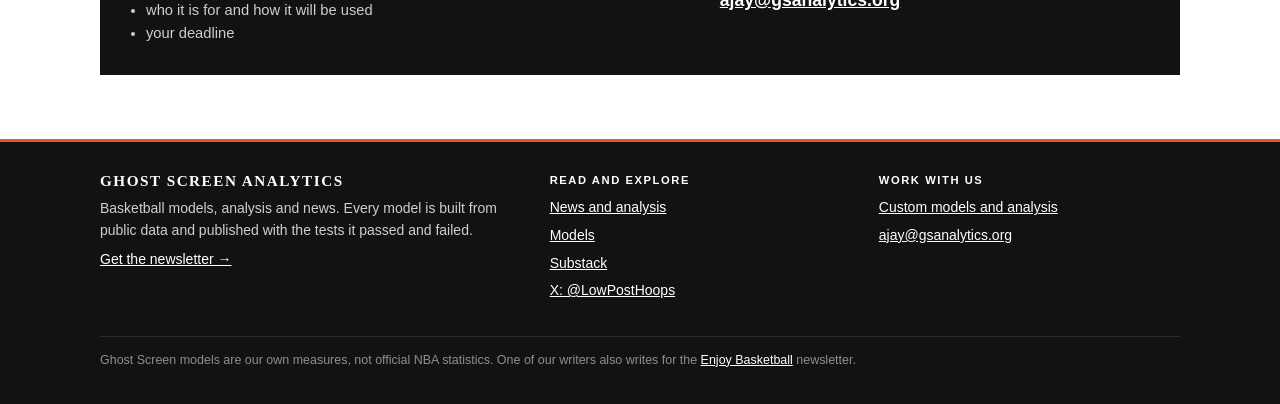
<file: work/index.html>
<!doctype html>
<html lang="en">
<head>
<meta charset="utf-8">
<meta name="viewport" content="width=device-width, initial-scale=1">
<title>Work with us | Ghost Screen Analytics</title>
<meta name="description" content="Custom basketball analytics from Ghost Screen Analytics: player and team evaluation, draft and contract questions, custom models and interactive dashboards.">
<style>
:root{--bg:#ffffff;--ink:#121212;--mute:#6b6b6b;--line:#e3e3e3;--soft:#f5f5f4;--rule:#121212}
@media (prefers-color-scheme:dark){:root:not([data-theme="light"]){--bg:#121212;--ink:#f2f2f2;--mute:#a0a0a0;--line:#2e2e2e;--soft:#1c1c1c;--rule:#f2f2f2}}
*{box-sizing:border-box}
body{margin:0;background:var(--bg);color:var(--ink);font:16px/1.55 -apple-system,BlinkMacSystemFont,"Helvetica Neue",Arial,sans-serif}
main{max-width:1120px;margin:0 auto;padding:40px 20px 24px}
a{color:inherit}
.kick{font-size:.72rem;font-weight:700;text-transform:uppercase;letter-spacing:.16em;color:var(--gsa);margin-bottom:10px}
h1{font:700 2.5rem/1.08 Georgia,"Times New Roman",serif;margin:0 0 14px;max-width:18em}
.dek{color:var(--mute);font-size:1.08rem;margin:0 0 24px;max-width:42em}
.btn{display:inline-block;font-size:.74rem;font-weight:700;text-transform:uppercase;letter-spacing:.1em;padding:13px 20px;text-decoration:none;border-radius:2px;background:var(--gsa);color:#fff}
.btn:hover{background:var(--ink);color:var(--bg)}
@media(max-width:620px){h1{font-size:1.9rem}}
h2{font:700 .8rem/1.2 -apple-system,BlinkMacSystemFont,"Helvetica Neue",Arial,sans-serif;text-transform:uppercase;letter-spacing:.14em;margin:44px 0 18px;padding-top:12px;border-top:3px solid var(--rule)}
.svc{display:grid;grid-template-columns:repeat(3,minmax(0,1fr));gap:24px}
@media(max-width:900px){.svc{grid-template-columns:repeat(2,minmax(0,1fr))}}
@media(max-width:620px){.svc{grid-template-columns:minmax(0,1fr)}}
.s{border:1px solid var(--line);border-top:3px solid var(--rule);padding:16px 18px}
.s h3{font:700 1.2rem/1.2 Georgia,"Times New Roman",serif;margin:0 0 8px}
.s p{margin:0 0 10px;font-size:.93rem}
.s .eg{font-size:.82rem;color:var(--mute);border-top:1px solid var(--line);padding-top:8px;margin:0}
.who{display:grid;grid-template-columns:repeat(4,minmax(0,1fr));gap:20px;font-size:.93rem}
.who b{display:block;font-size:.72rem;text-transform:uppercase;letter-spacing:.12em;margin-bottom:4px}
@media(max-width:860px){.who{grid-template-columns:repeat(2,minmax(0,1fr))}}
.steps{list-style:none;margin:0;padding:0;counter-reset:s;display:grid;grid-template-columns:repeat(4,minmax(0,1fr));gap:20px}
.steps li{counter-increment:s;font-size:.93rem}
.steps li::before{content:counter(s);display:grid;place-items:center;width:34px;height:34px;border-radius:50%;background:var(--gsa);color:#fff;font-weight:700;margin-bottom:10px}
.steps b{display:block;margin-bottom:4px}
@media(max-width:860px){.steps{grid-template-columns:minmax(0,1fr)}}
.proof{display:grid;grid-template-columns:repeat(2,minmax(0,1fr));gap:20px}
.proof a{display:block;text-decoration:none;border:1px solid var(--line);padding:14px 16px;font-size:.9rem}
.proof a:hover{background:var(--soft)}
.proof b{display:block;font:700 1.05rem/1.2 Georgia,"Times New Roman",serif;margin-bottom:4px}
@media(max-width:760px){.proof{grid-template-columns:minmax(0,1fr)}}
.contact{margin-top:44px;background:#121212;color:#fff;padding:30px 28px;display:grid;grid-template-columns:minmax(0,1.3fr) minmax(0,1fr);gap:30px;align-items:center;border-top:3px solid var(--gsa)}
.contact h2{border:0;margin:0 0 8px;padding:0;color:#fff;font:700 1.7rem/1.15 Georgia,"Times New Roman",serif;text-transform:none;letter-spacing:0}
.contact p{margin:0;color:#cfcfcf}
.contact ul{margin:12px 0 0;padding-left:18px;color:#cfcfcf;font-size:.92rem}
.contact .mail{display:block;font:700 1.1rem/1.3 -apple-system,sans-serif;color:#fff;margin:12px 0 0;word-break:break-all}
.contact .btn:hover{background:#fff;color:#121212}
@media(max-width:760px){.contact{grid-template-columns:minmax(0,1fr);padding:24px 18px}}
</style>
<link rel="stylesheet" href="../assets/site.css">
<link rel="icon" href="../assets/icon.svg">
</head>
<body>
<header class="mast"><div><a class="brand" href="../"><span class="mk">GS</span>Ghost Screen Analytics</a><nav><a href="../">Home</a><div class="dd"><a href="../models/">Models</a><div class="menu"><a href="../forecast/">Season Forecast<small>1,000,000 seasons, every day</small></a><a href="../defense/">Three Gates<small>Rim protection explorer</small></a><a href="../durability/">Load &amp; Durability<small>Who misses games, and why</small></a><a href="../college/">College to NBA<small>Draft prospects, scored</small></a><a href="../breakout/">Breakout<small>Who is about to improve</small></a><a href="../aging/">Aging Curve<small>Who is about to decline</small></a><a href="../lineups/">Lineup Chemistry<small>Do five beat the sum of their parts</small></a><a href="../low-post-franchise-index/">Franchise Index<small>Who built it, who won it</small></a><a href="../joy/">Joy Rankings<small>The most fun games, rebuilt your way</small></a><a href="../clutch/">Clutch<small>Who delivers when it's close</small></a><a class="all" href="../models/">All models and their tests</a></div></div><a href="../news/">News</a><a href="../work/" aria-current="page">Work with us</a><a class="sub" href="https://ghostscreenanalytics.substack.com/subscribe">Subscribe</a></nav></div></header>
<main>
<div class="kick">Work with us</div>
<h1>Custom basketball analytics, built and tested the same way as our public models.</h1>
<p class="dek">Ghost Screen Analytics takes on analytics work for teams, agencies, media and fans. You bring the question. We write down how the answer will be tested before running anything, then deliver the result, the method and every test, including the ones that failed.</p>
<a class="btn" href="mailto:ajay@gsanalytics.org?subject=Ghost%20Screen%20Analytics%20project">Start a project</a>

<h2>What we do</h2>
<div class="svc">
 <div class="s"><h3>Player evaluation</h3><p>How good is a player, what is he good at, and how sure can anyone be? Ratings with ranges, not single numbers.</p><p class="eg">Example: the <a href="../defense/">Three Gates</a> rim-protection grades.</p></div>
 <div class="s"><h3>Draft and development</h3><p>Prospect scores from college numbers and draft slot, breakout and decline projections, and how much each of those can be trusted.</p><p class="eg">Example: <a href="../college/">College to NBA</a> and the <a href="../breakout/">Breakout Model</a>.</p></div>
 <div class="s"><h3>Contracts and value</h3><p>Who is underpaid or overpaid, and how the answer changes with the way value is counted.</p><p class="eg">Example: <a href="https://ghostscreenanalytics.substack.com/p/who-is-the-nbas-most-underpaid-player">the NBA's most underpaid player</a>.</p></div>
 <div class="s"><h3>Health and workload</h3><p>Injury risk, games-missed projections and which kinds of load actually matter, built on the NBA's official injury reports.</p><p class="eg">Example: <a href="../durability/">Load &amp; Durability</a>.</p></div>
 <div class="s"><h3>Forecasts and simulations</h3><p>Season, playoff, award and single-game odds from player ratings, run as many times as the question needs.</p><p class="eg">Example: the <a href="../forecast/">Season Forecast</a>, 1,000,000 seasons a day.</p></div>
 <div class="s"><h3>Dashboards and explainers</h3><p>Interactive pages and charts that let your audience or staff explore the numbers themselves, refreshed automatically.</p><p class="eg">Example: every page on this site.</p></div>
</div>

<h2>Who it is for</h2>
<div class="who">
 <div><b>Teams and staff</b>Second opinions on players, lineups, draft boards and workload.</div>
 <div><b>Agents and agencies</b>Contract value and the case for a player, with the numbers shown.</div>
 <div><b>Media and creators</b>Data for a story, a segment or a show, plus charts ready to publish.</div>
 <div><b>Fans and fantasy players</b>Custom questions answered properly, from one-off reports to tools.</div>
</div>

<h2>How it works</h2>
<ol class="steps">
 <li><b>Tell us the question</b>Email what you want to know, the deadline and what the answer is for.</li>
 <li><b>Agree on the tests</b>Before any results, we write down what the answer has to pass to count.</li>
 <li><b>Build and run</b>Models from public NBA data, or your own data if you have it.</li>
 <li><b>Deliver</b>A written report, the charts or an interactive page, the method and every test result.</li>
</ol>

<h2>See the work first</h2>
<div class="proof">
 <a href="../models/"><b>Seven public models →</b>Each with its rules, code and pass/fail record.</a>
 <a href="../news/"><b>The newsletter →</b>How the work reads when it is written up.</a>
</div>

<section class="contact" id="contact">
 <div>
  <h2>Have a basketball question?</h2>
  <p>Send a short note covering:</p>
  <ul><li>the question you want answered</li><li>who it is for and how it will be used</li><li>your deadline</li></ul>
 </div>
 <div>
  <a class="btn" href="mailto:ajay@gsanalytics.org?subject=Ghost%20Screen%20Analytics%20project">Email us</a>
  <a class="mail" href="mailto:ajay@gsanalytics.org">ajay@gsanalytics.org</a>
 </div>
</section>
</main>
<footer class="gsa-foot"><div><div><b>Ghost Screen Analytics</b><p>Basketball models, analysis and news. Every model is built from public data and published with the tests it passed and failed.</p><p><a href="https://ghostscreenanalytics.substack.com/subscribe">Get the newsletter →</a></p></div><div><h4>Read and explore</h4><ul><li><a href="../news/">News and analysis</a></li><li><a href="../models/">Models</a></li><li><a href="https://ghostscreenanalytics.substack.com">Substack</a></li><li><a href="https://x.com/LowPostHoops">X: @LowPostHoops</a></li></ul></div><div><h4>Work with us</h4><ul><li><a href="../work/">Custom models and analysis</a></li><li><a href="mailto:ajay@gsanalytics.org">ajay@gsanalytics.org</a></li></ul></div><p class="fine">Ghost Screen models are our own measures, not official NBA statistics. One of our writers also writes for the <a href="https://enjoybasketball.beehiiv.com">Enjoy Basketball</a> newsletter.</p></div></footer>
</body>
</html>
</file>
<file: assets/site.css>
/* Ghost Screen Analytics: shared masthead, navigation and footer (every page) */
:root{--gsa:#e4572e}
.mast{background:#121212;color:#fff;border-bottom:3px solid var(--gsa);position:sticky;top:0;z-index:40}
.mast>div{max-width:1120px;margin:0 auto;padding:0 20px;display:flex;justify-content:space-between;align-items:center;gap:12px;min-height:54px}
.mast .brand{display:flex;align-items:center;gap:10px;font:700 1rem/1 Georgia,"Times New Roman",serif;letter-spacing:.12em;text-transform:uppercase;color:#fff;text-decoration:none;padding:12px 0;white-space:nowrap}
.mast .mk{display:inline-grid;place-items:center;width:30px;height:30px;border:2px solid #fff;border-radius:50%;font:700 .72rem/1 -apple-system,BlinkMacSystemFont,"Helvetica Neue",Arial,sans-serif;letter-spacing:.02em;position:relative}
.mast .mk::after{content:"";position:absolute;right:-5px;bottom:-1px;width:9px;height:9px;border-radius:50%;background:var(--gsa)}
.mast nav{display:flex;align-items:stretch;gap:2px;font:600 .72rem/1 -apple-system,BlinkMacSystemFont,"Helvetica Neue",Arial,sans-serif;letter-spacing:.12em;text-transform:uppercase}
.mast nav>a,.mast .dd>a{color:#bdbdbd;text-decoration:none;padding:20px 11px 17px;display:block;border-bottom:3px solid transparent;margin-bottom:-3px;white-space:nowrap}
.mast nav>a:hover,.mast .dd>a:hover,.mast nav a[aria-current=page],.mast .dd.on>a{color:#fff;border-bottom-color:#fff}
.mast nav>a.sub{align-self:center;margin:0 0 0 8px;padding:9px 14px;border:0;background:var(--gsa);color:#fff;border-radius:2px}
.mast nav>a.sub:hover{background:#fff;color:#121212}
.mast .dd{position:relative}
.mast .dd>a::after{content:" \25BE";font-size:.65rem}
.mast .menu{display:none;position:absolute;right:0;top:100%;background:#121212;border:1px solid #333;border-top:3px solid var(--gsa);min-width:260px;padding:6px 0}
.mast .dd:hover .menu,.mast .dd:focus-within .menu{display:block}
.mast .menu a{display:block;padding:10px 16px;color:#e6e6e6;text-decoration:none;text-transform:none;letter-spacing:0;font-size:.86rem;font-weight:500}
.mast .menu a small{display:block;color:#9a9a9a;font-size:.74rem;margin-top:3px;font-weight:400}
.mast .menu a:hover,.mast .menu a[aria-current=page]{background:#222;color:#fff}
.mast .menu .all{border-top:1px solid #333;margin-top:4px;font-weight:700}
@media(max-width:860px){.mast>div{flex-wrap:wrap;padding:0 12px;gap:0}.mast .brand{font-size:.9rem;letter-spacing:.08em;padding:10px 0 4px}
 .mast nav{width:100%;overflow-x:auto;scrollbar-width:none}.mast nav::-webkit-scrollbar{display:none}
 .mast nav>a,.mast .dd>a{padding:12px 9px}.mast nav>a.sub{margin-left:auto;padding:8px 12px}
 .mast .dd{position:static}.mast .menu{left:0;right:0;top:auto;min-width:0}}
/* footer */
.gsa-foot{background:#121212;color:#cfcfcf;border-top:3px solid var(--gsa);margin-top:40px;font:14px/1.55 -apple-system,BlinkMacSystemFont,"Helvetica Neue",Arial,sans-serif}
.gsa-foot>div{max-width:1120px;margin:0 auto;padding:30px 20px 26px;display:grid;grid-template-columns:1.4fr 1fr 1fr;gap:28px}
.gsa-foot b{display:block;color:#fff;font:700 .95rem/1.2 Georgia,"Times New Roman",serif;letter-spacing:.1em;text-transform:uppercase;margin-bottom:8px}
.gsa-foot h4{margin:0 0 8px;color:#fff;font-size:.7rem;letter-spacing:.14em;text-transform:uppercase}
.gsa-foot p{margin:0 0 8px}.gsa-foot a{color:#fff}
.gsa-foot ul{list-style:none;margin:0;padding:0}.gsa-foot li{margin:0 0 6px}
.gsa-foot .fine{grid-column:1/-1;border-top:1px solid #2e2e2e;padding-top:14px;font-size:.78rem;color:#8f8f8f}
@media(max-width:760px){.gsa-foot>div{grid-template-columns:1fr}}
/* small-screen safety for wide tables on every page */
@media(max-width:760px){main table{display:block;overflow-x:auto;max-width:100%}main .wrap,main .tablewrap{max-width:100%}.bars .r{white-space:normal}}
</file>
